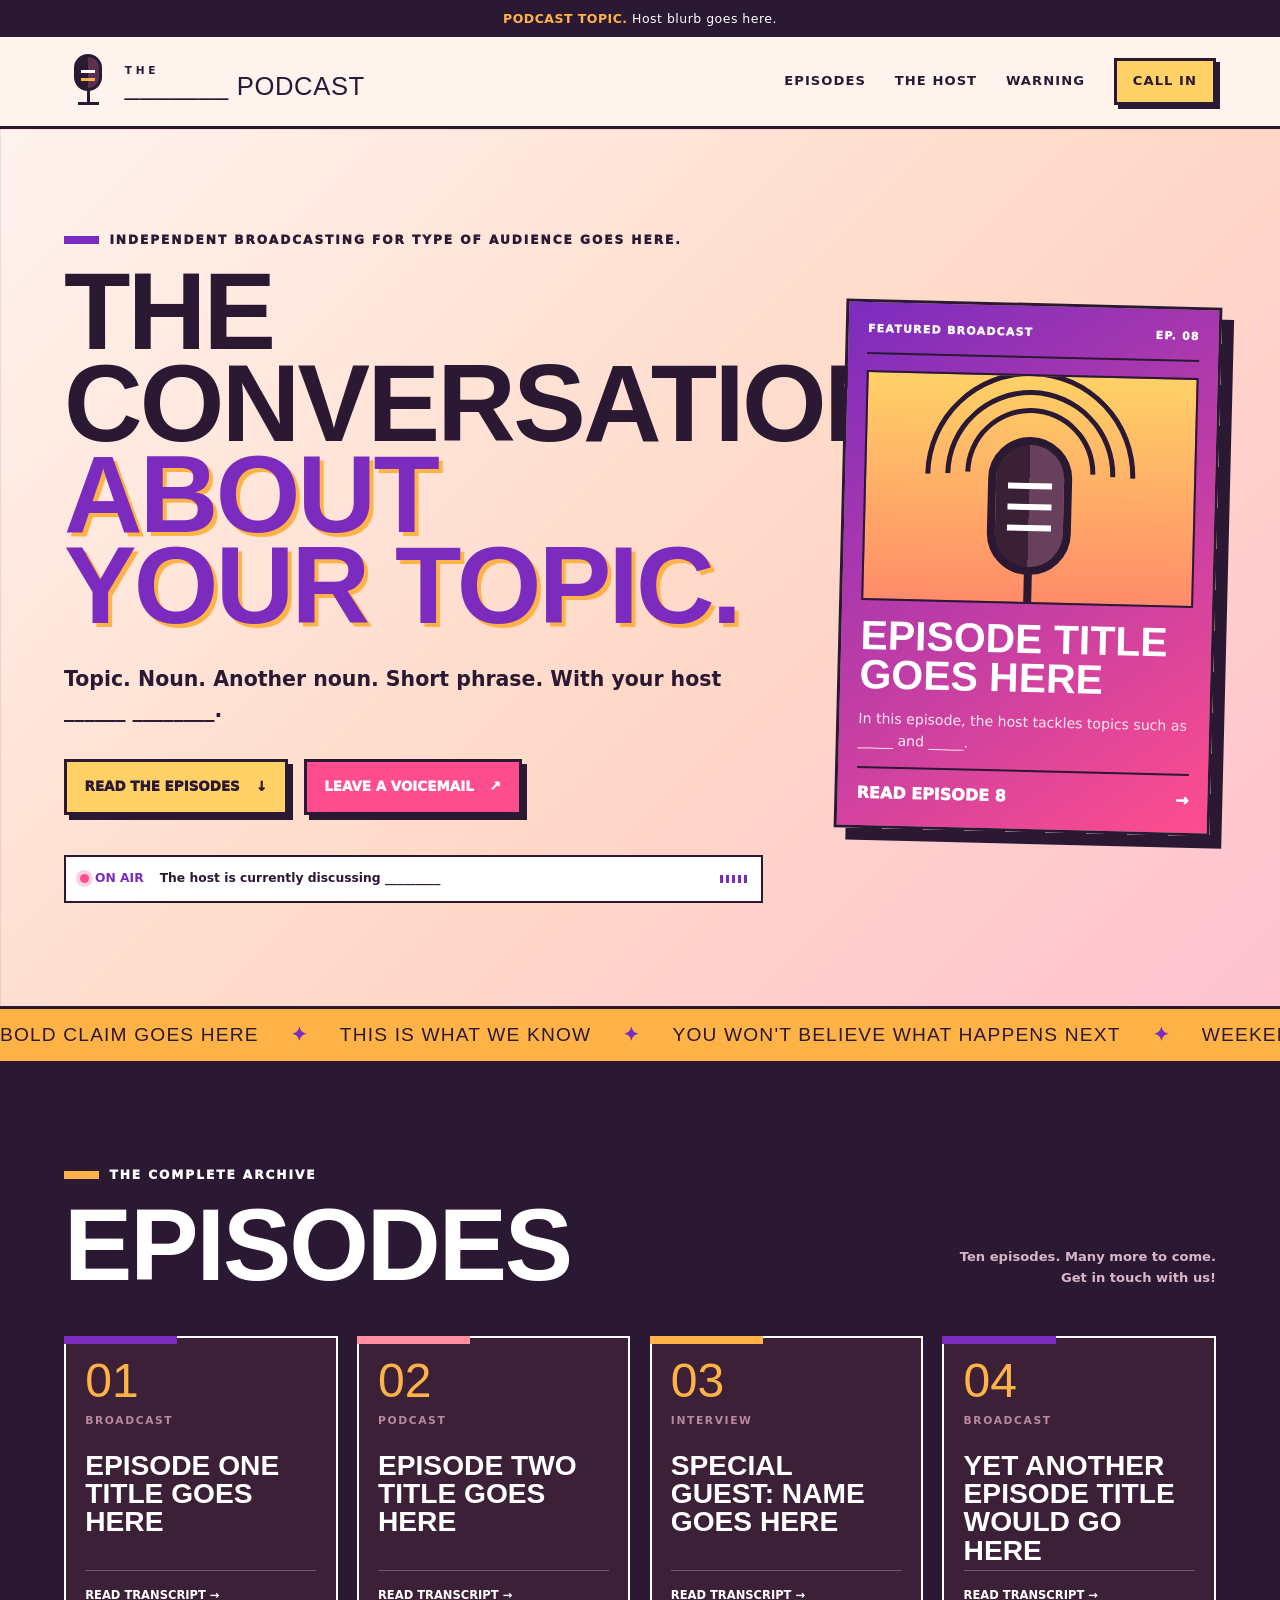
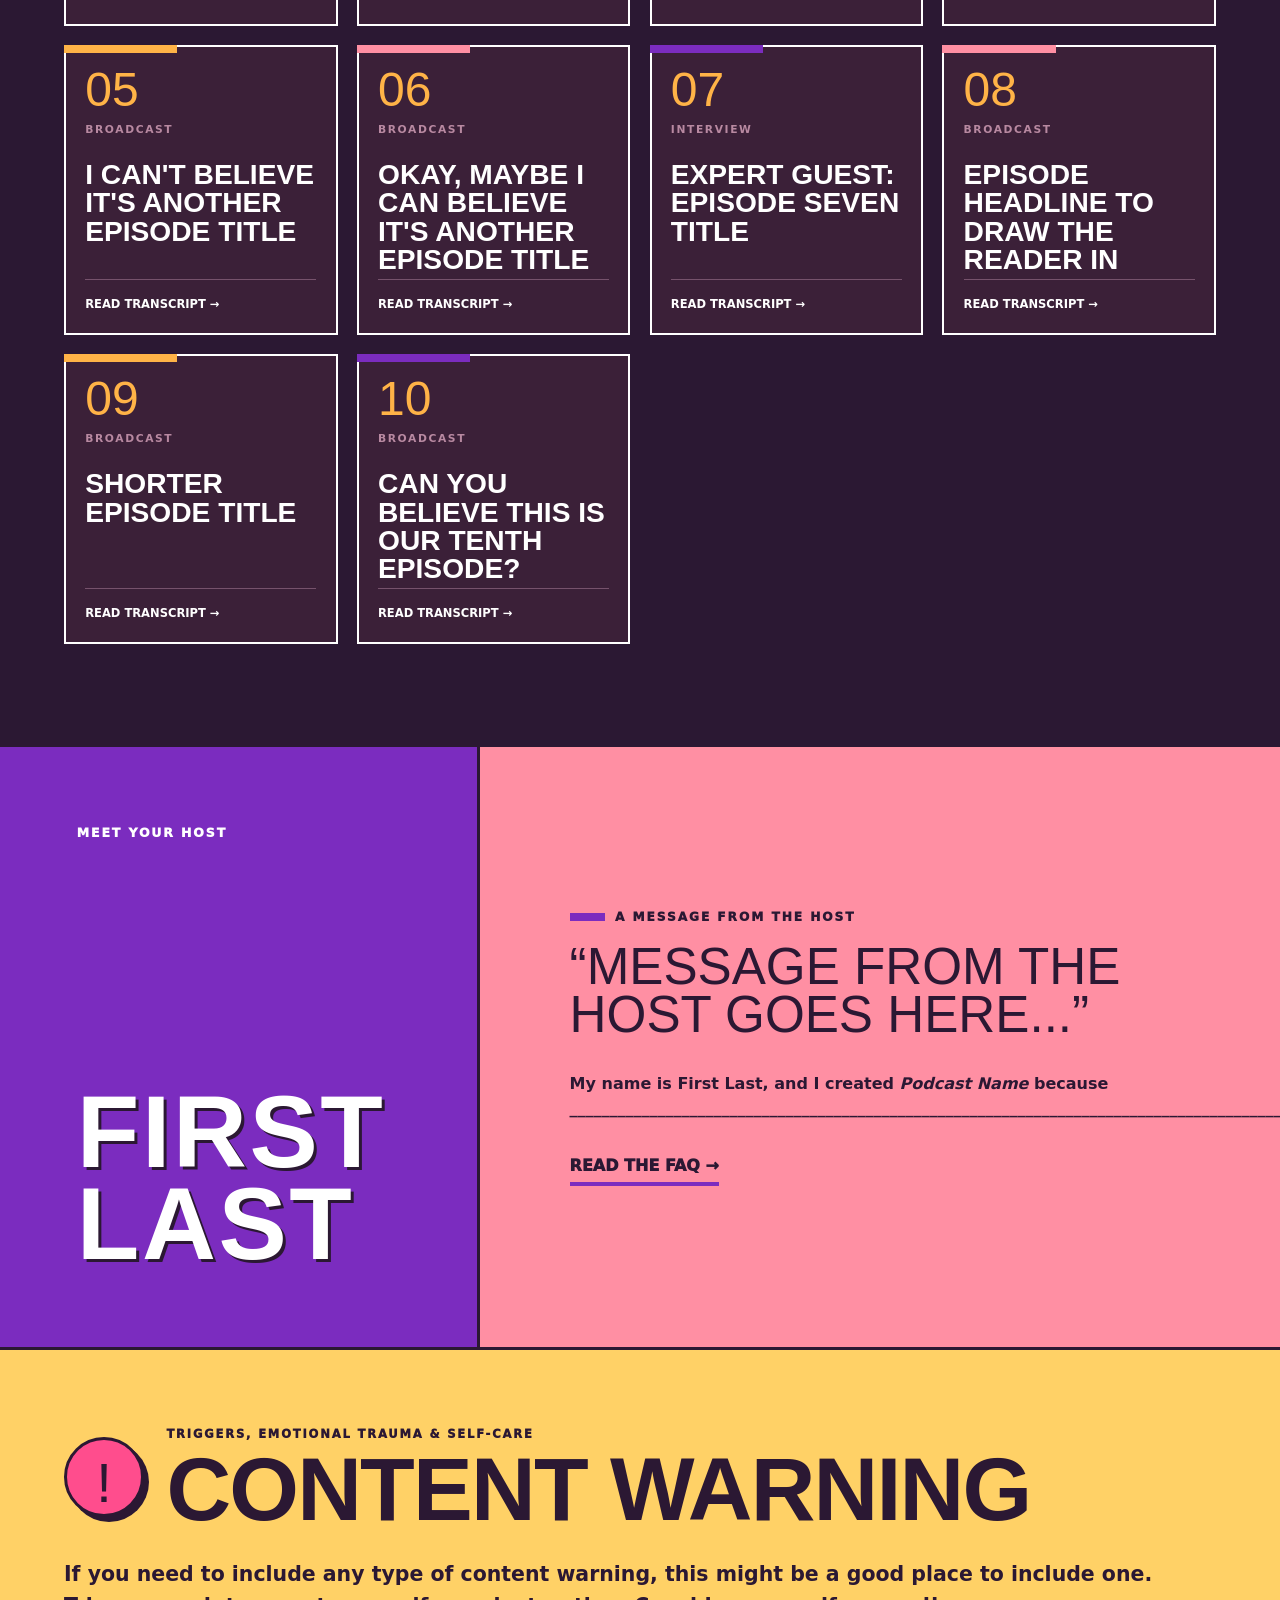
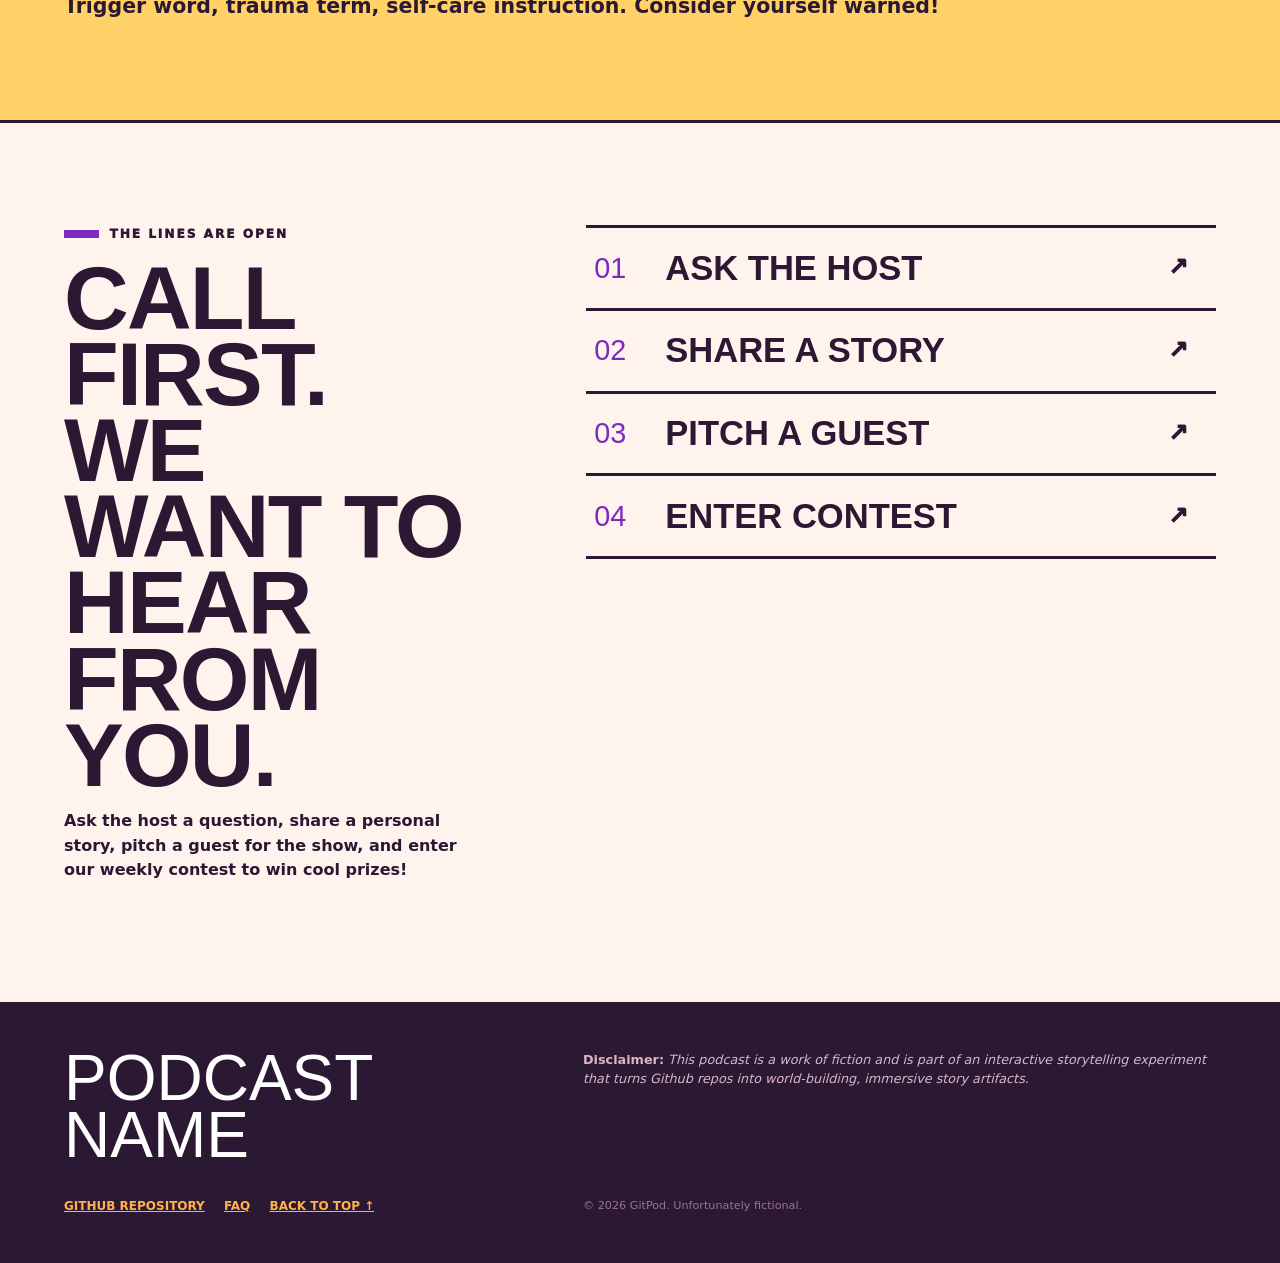
<file: index.html>
<!doctype html>
<html lang="en">
<head>
  <meta charset="utf-8">
  <meta name="viewport" content="width=device-width, initial-scale=1">
  <meta name="description" content="">
  <meta name="theme-color" content="#8800ff">
  <title>GitPod — Name of Show</title>
  <link rel="stylesheet" href="styles.css">
</head>
<body>
  <a class="skip-link" href="#main">Skip to content</a>

  <div class="fiction-notice" role="note">
    <strong>PODCAST TOPIC.</strong> Host blurb goes here.
  </div>

  <header class="site-header">
    <a class="brand" href="#top" aria-label="Name of Podcast">
      <span class="brand-mark" aria-hidden="true">
        <span class="mic-capsule"></span>
        <span class="mic-stem"></span>
      </span>
      <span class="brand-copy">
        <span class="brand-the">The</span>
        <span class="brand-name">_______ Podcast</span>
      </span>
    </a>

    <nav class="site-nav" aria-label="Primary navigation">
      <a href="#episodes">Episodes</a>
      <a href="#host">The Host</a>
      <a href="#warning">Warning</a>
      <a class="nav-call" href="https://github.com/monapdx/GitPod/issues/new/choose">Call In</a>
    </nav>
  </header>

  <main id="main">
    <section class="hero" id="top">
      <div class="hero-copy">
        <p class="eyebrow">Independent broadcasting for type of audience goes here.</p>
        <h1>THE CONVERSATION<br><span>ABOUT YOUR TOPIC.</span></h1>
        <p class="hero-intro">Topic. Noun. Another noun. Short phrase. With your host ______  ________.</p>

        <div class="hero-actions">
          <a class="button button-primary" href="#episodes">Read the episodes <span aria-hidden="true">↓</span></a>
          <a class="button button-secondary" href="https://github.com/monapdx/GitPod/issues/new/choose">Leave a voicemail <span aria-hidden="true">↗</span></a>
        </div>

        <div class="live-strip" aria-label="Now broadcasting">
          <span class="live-badge"><span class="live-dot"></span> On air</span>
          <span class="now-playing">The host is currently discussing _________</span>
          <span class="equalizer" aria-hidden="true"><i></i><i></i><i></i><i></i><i></i></span>
        </div>
      </div>

      <aside class="hero-card" aria-label="Featured episode">
        <div class="hero-card-topline">
          <span>Featured broadcast</span>
          <span>EP. 08</span>
        </div>
        <div class="hero-card-art" aria-hidden="true">
          <span class="signal signal-one"></span>
          <span class="signal signal-two"></span>
          <span class="signal signal-three"></span>
          <span class="giant-mic"><span></span></span>
        </div>
        <h2>EPISODE TITLE GOES HERE</h2>
        <p>In this episode, the host tackles topics such as _____ and _____.</p>
        <a href="./episodes/episode-8.md">Read Episode 8 <span aria-hidden="true">→</span></a>
      </aside>
    </section>

    <div class="ticker" aria-hidden="true">
      <div class="ticker-track">
        <span>BOLD CLAIM GOES HERE</span><b>✦</b>
        <span>THIS IS WHAT WE KNOW</span><b>✦</b>
        <span>YOU WON'T BELIEVE WHAT HAPPENS NEXT</span><b>✦</b>
        <span>WEEKENDS ON SAT AT 10PM PST</span><b>✦</b>
        <span>ON AIR LIVE FROM CITY, STATE</span><b>✦</b>
        <span>THANK YOU TO OUR SPONSORS</span><b>✦</b>
      </div>
    </div>

    <section class="section episodes-section" id="episodes">
      <div class="section-heading">
        <div>
          <p class="section-kicker">The complete archive</p>
          <h2>EPISODES</h2>
        </div>
        <!-- EPISODE_COUNT_START -->
        <p>Ten episodes. Many more to come.<br>Get in touch with us!</p>
<!-- EPISODE_COUNT_END -->
      </div>

      <!-- EPISODES_GRID_START -->
      <div class="episode-grid">
        <a class="episode-card" href="./episodes/episode-1.md">
          <span class="episode-number">01</span>
          <span class="episode-type">broadcast</span>
          <h3>EPISODE ONE TITLE GOES HERE</h3>
          <span class="episode-link">Read transcript →</span>
        </a>

        <a class="episode-card accent-cyan" href="./episodes/episode-2.md">
          <span class="episode-number">02</span>
          <span class="episode-type">podcast</span>
          <h3>EPISODE TWO TITLE GOES HERE</h3>
          <span class="episode-link">Read transcript →</span>
        </a>

        <a class="episode-card accent-lime" href="./episodes/episode-3.md">
          <span class="episode-number">03</span>
          <span class="episode-type">interview</span>
          <h3>SPECIAL GUEST: NAME GOES HERE</h3>
          <span class="episode-link">Read transcript →</span>
        </a>

        <a class="episode-card" href="./episodes/episode-4.md">
          <span class="episode-number">04</span>
          <span class="episode-type">broadcast</span>
          <h3>YET ANOTHER EPISODE TITLE WOULD GO HERE</h3>
          <span class="episode-link">Read transcript →</span>
        </a>

        <a class="episode-card accent-lime" href="./episodes/episode-5.md">
          <span class="episode-number">05</span>
          <span class="episode-type">broadcast</span>
          <h3>I CAN'T BELIEVE IT'S ANOTHER EPISODE TITLE</h3>
          <span class="episode-link">Read transcript →</span>
        </a>

        <a class="episode-card accent-cyan" href="./episodes/episode-6.md">
          <span class="episode-number">06</span>
          <span class="episode-type">broadcast</span>
          <h3>OKAY, MAYBE I CAN BELIEVE IT'S ANOTHER EPISODE TITLE</h3>
          <span class="episode-link">Read transcript →</span>
        </a>

        <a class="episode-card" href="./episodes/episode-7.md">
          <span class="episode-number">07</span>
          <span class="episode-type">interview</span>
          <h3>EXPERT GUEST: EPISODE SEVEN TITLE</h3>
          <span class="episode-link">Read transcript →</span>
        </a>

        <a class="episode-card accent-cyan" href="./episodes/episode-8.md">
          <span class="episode-number">08</span>
          <span class="episode-type">broadcast</span>
          <h3>EPISODE HEADLINE TO DRAW THE READER IN</h3>
          <span class="episode-link">Read transcript →</span>
        </a>

        <a class="episode-card accent-lime" href="./episodes/episode-9.md">
          <span class="episode-number">09</span>
          <span class="episode-type">broadcast</span>
          <h3>SHORTER EPISODE TITLE</h3>
          <span class="episode-link">Read transcript →</span>
        </a>

        <a class="episode-card" href="./episodes/episode-10.md">
          <span class="episode-number">10</span>
          <span class="episode-type">broadcast</span>
          <h3>CAN YOU BELIEVE THIS IS OUR TENTH EPISODE?</h3>
          <span class="episode-link">Read transcript →</span>
        </a>
      </div>
<!-- EPISODES_GRID_END -->
    </section>

    <section class="host-section" id="host">
      <div class="host-label">
        <span>Meet your host</span>
        <strong>FIRST<br>LAST</strong>
      </div>

      <div class="host-message">
        <p class="section-kicker">A message from the host</p>
        <blockquote>“Message from the host goes here...”</blockquote>
        <p>My name is <strong>First Last</strong>, and I created <em>Podcast Name</em> because ___________________________________________________________________________________________________________________________________________________________</p>
        <a class="text-link" href="./FAQ.md">Read the FAQ →</a>
      </div>
    </section>

    <section class="warning-section" id="warning">
      <div class="warning-heading">
        <span class="warning-icon" aria-hidden="true">!</span>
        <div>
          <p>Triggers, emotional trauma & self-care</p>
          <h2>CONTENT WARNING</h2>
        </div>
      </div>
      <p>If you need to include any type of content warning, this might be a good place to include one. <strong>Trigger word, trauma term, self-care instruction.</strong> Consider yourself warned!</p>
    </section>

    <section class="callin-section" id="call-in">
      <div class="callin-intro">
        <p class="section-kicker">The lines are open</p>
        <h2>CALL FIRST.<br>WE WANT TO HEAR FROM YOU.</h2>
        <p>Ask the host a question, share a personal story, pitch a guest for the show, and enter our weekly contest to win cool prizes!</p>
      </div>

      <div class="callin-grid">
        <a href="https://github.com/monapdx/GitPod/issues/new?template=ask-host.yml">
          <span>01</span><strong>Ask the Host</strong><i>↗</i>
        </a>
        <a href="https://github.com/monapdx/GitPod/issues/new?template=share-story.yml">
          <span>02</span><strong>Share a Story</strong><i>↗</i>
        </a>
        <a href="https://github.com/monapdx/GitPod/issues/new?template=guest-pitch.yml">
          <span>03</span><strong>Pitch a Guest</strong><i>↗</i>
        </a>
        <a href="https://github.com/monapdx/GitPod/issues/new?template=enter-contest.yml">
          <span>04</span><strong>Enter Contest</strong><i>↗</i>
        </a>
      
      </div>
    </section>
  </main>

  <footer class="site-footer">
    <div class="footer-brand">PODCAST NAME</div>
    <p><strong>Disclaimer:</strong> <em>This podcast is a work of fiction and is part of an interactive storytelling experiment that turns Github repos into world-building, immersive story artifacts.</em></p>
    <div class="footer-links">
      <a href="https://github.com/monapdx/GitPod">GitHub Repository</a>
      <a href="./FAQ.md">FAQ</a>
      <a href="#top">Back to top ↑</a>
    </div>
    <small>© 2026 GitPod. Unfortunately fictional.</small>
  </footer>
</body>
</html>
</file>
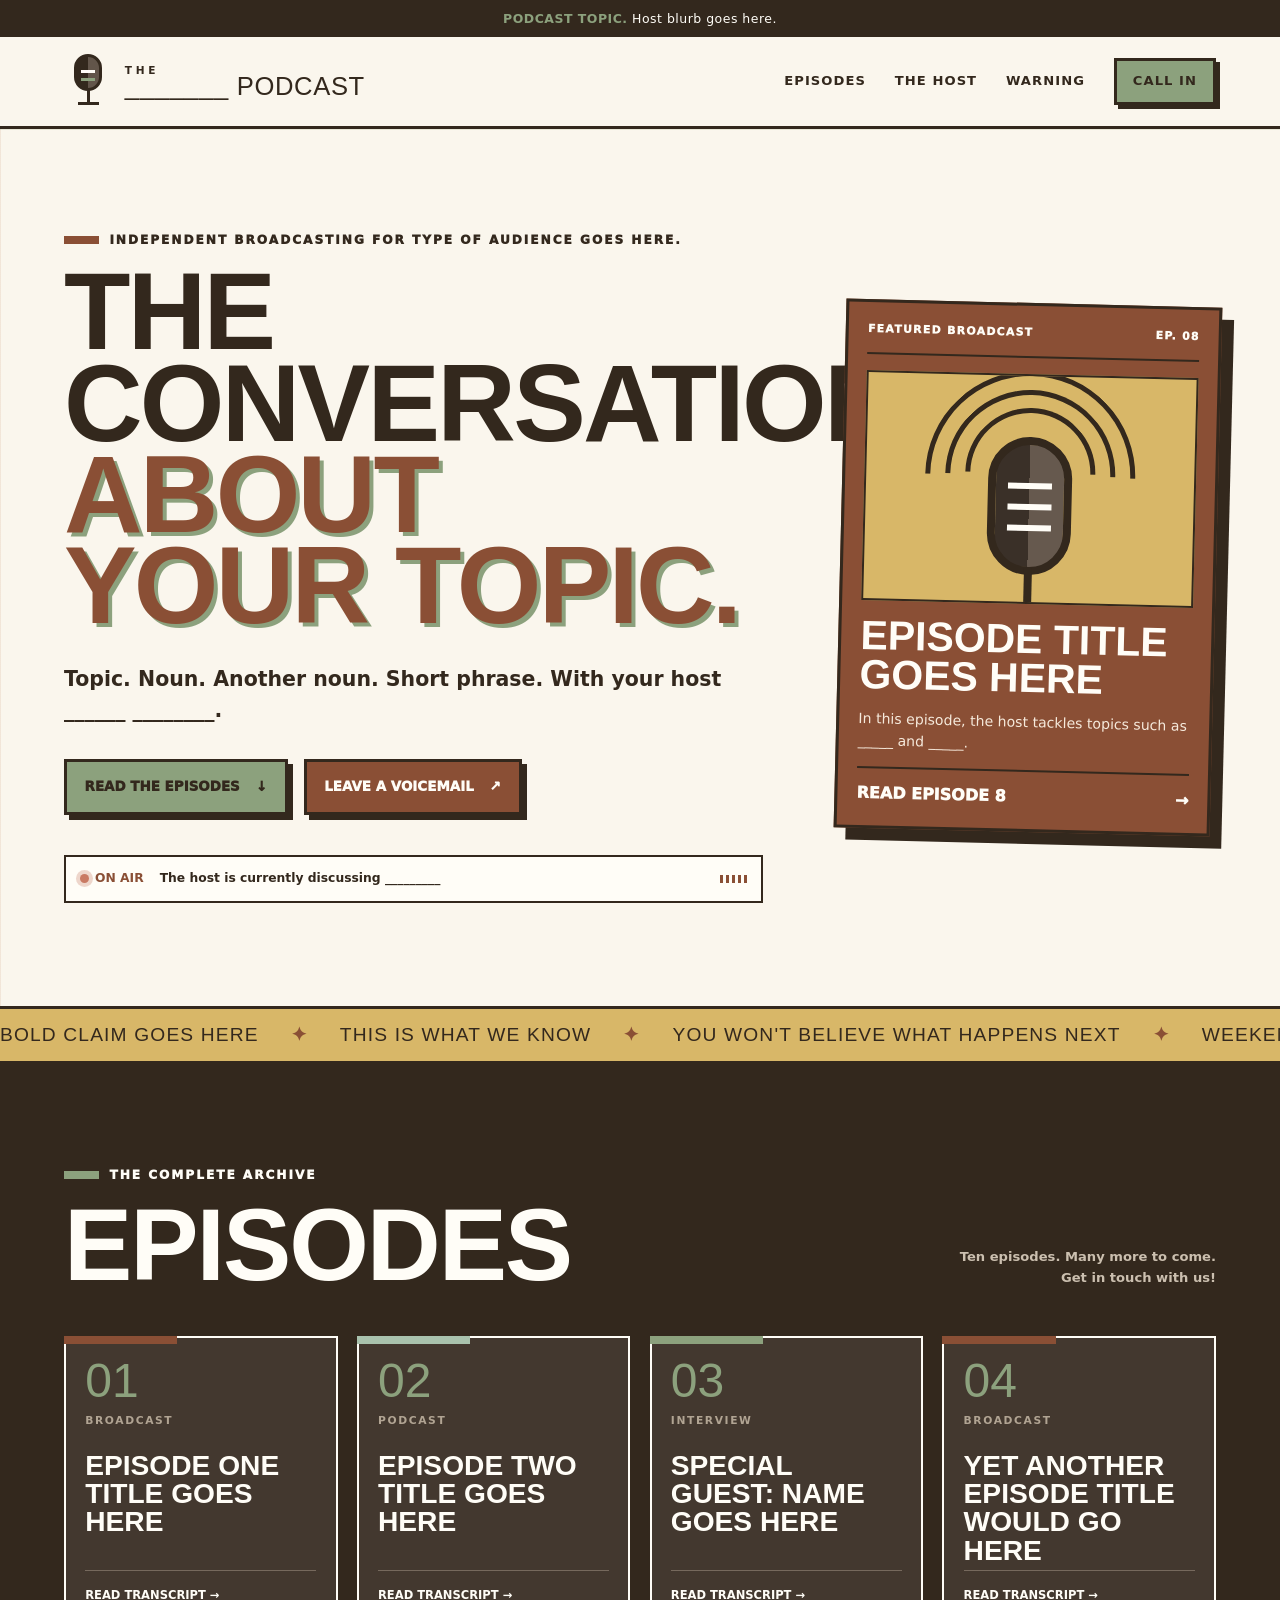
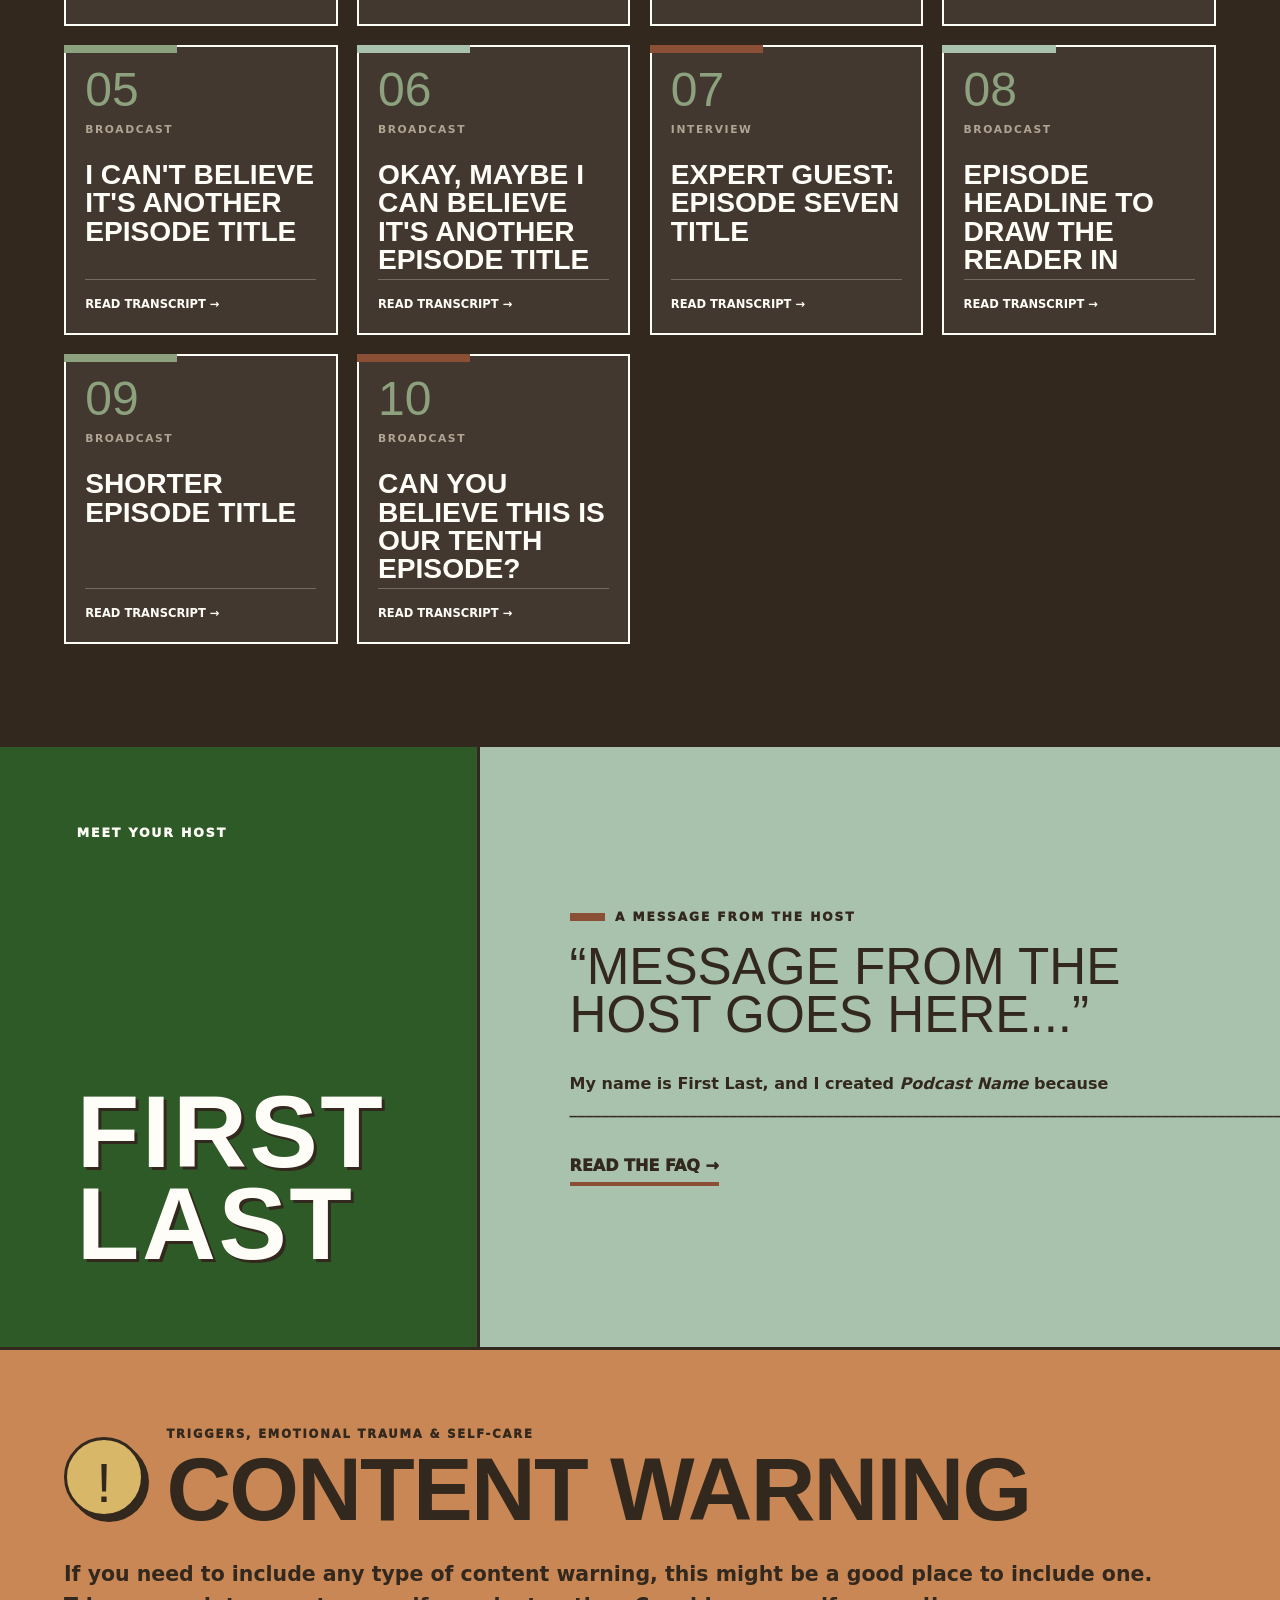
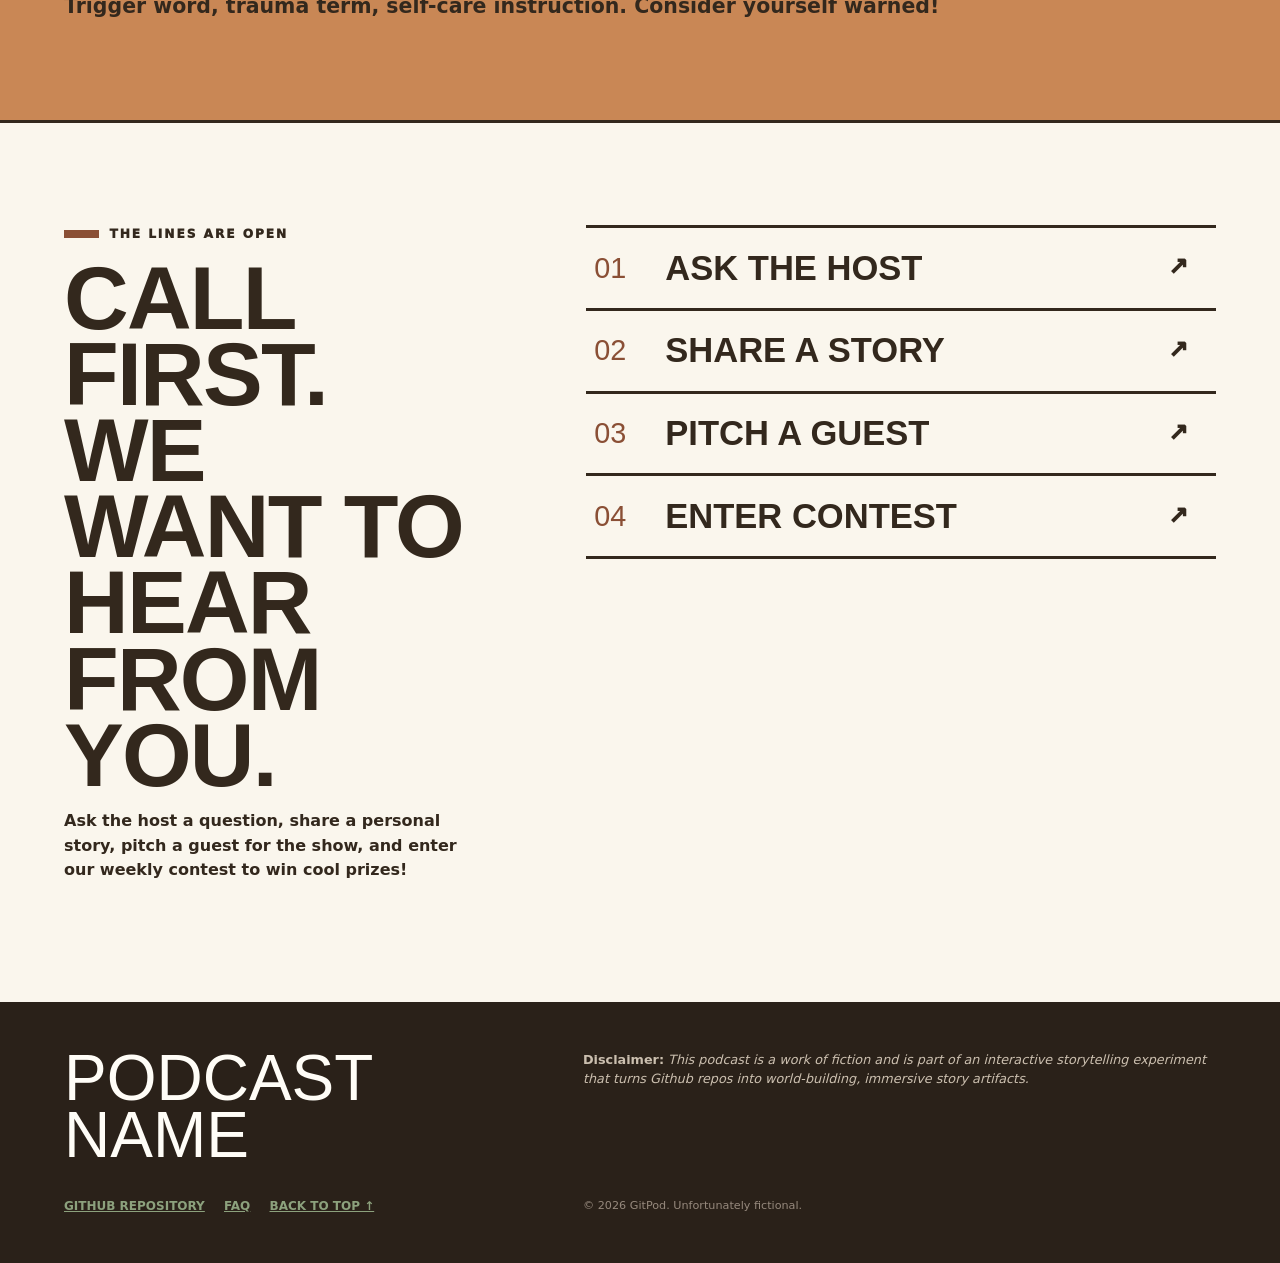
<file: themes/earth-tones/index.html>
<!doctype html>
<html lang="en">
<head>
  <meta charset="utf-8">
  <meta name="viewport" content="width=device-width, initial-scale=1">
  <meta name="description" content="">
  <meta name="theme-color" content="#8800ff">
  <title>GitPod — Name of Show</title>
  <link rel="stylesheet" href="earth-tones.css">
</head>
<body>
  <a class="skip-link" href="#main">Skip to content</a>

  <div class="fiction-notice" role="note">
    <strong>PODCAST TOPIC.</strong> Host blurb goes here.
  </div>

  <header class="site-header">
    <a class="brand" href="#top" aria-label="Name of Podcast">
      <span class="brand-mark" aria-hidden="true">
        <span class="mic-capsule"></span>
        <span class="mic-stem"></span>
      </span>
      <span class="brand-copy">
        <span class="brand-the">The</span>
        <span class="brand-name">_______ Podcast</span>
      </span>
    </a>

    <nav class="site-nav" aria-label="Primary navigation">
      <a href="#episodes">Episodes</a>
      <a href="#host">The Host</a>
      <a href="#warning">Warning</a>
      <a class="nav-call" href="https://github.com/monapdx/GitPod/issues/new/choose">Call In</a>
    </nav>
  </header>

  <main id="main">
    <section class="hero" id="top">
      <div class="hero-copy">
        <p class="eyebrow">Independent broadcasting for type of audience goes here.</p>
        <h1>THE CONVERSATION<br><span>ABOUT YOUR TOPIC.</span></h1>
        <p class="hero-intro">Topic. Noun. Another noun. Short phrase. With your host ______  ________.</p>

        <div class="hero-actions">
          <a class="button button-primary" href="#episodes">Read the episodes <span aria-hidden="true">↓</span></a>
          <a class="button button-secondary" href="https://github.com/monapdx/GitPod/issues/new/choose">Leave a voicemail <span aria-hidden="true">↗</span></a>
        </div>

        <div class="live-strip" aria-label="Now broadcasting">
          <span class="live-badge"><span class="live-dot"></span> On air</span>
          <span class="now-playing">The host is currently discussing _________</span>
          <span class="equalizer" aria-hidden="true"><i></i><i></i><i></i><i></i><i></i></span>
        </div>
      </div>

      <aside class="hero-card" aria-label="Featured episode">
        <div class="hero-card-topline">
          <span>Featured broadcast</span>
          <span>EP. 08</span>
        </div>
        <div class="hero-card-art" aria-hidden="true">
          <span class="signal signal-one"></span>
          <span class="signal signal-two"></span>
          <span class="signal signal-three"></span>
          <span class="giant-mic"><span></span></span>
        </div>
        <h2>EPISODE TITLE GOES HERE</h2>
        <p>In this episode, the host tackles topics such as _____ and _____.</p>
        <a href="./episodes/episode-8.md">Read Episode 8 <span aria-hidden="true">→</span></a>
      </aside>
    </section>

    <div class="ticker" aria-hidden="true">
      <div class="ticker-track">
        <span>BOLD CLAIM GOES HERE</span><b>✦</b>
        <span>THIS IS WHAT WE KNOW</span><b>✦</b>
        <span>YOU WON'T BELIEVE WHAT HAPPENS NEXT</span><b>✦</b>
        <span>WEEKENDS ON SAT AT 10PM PST</span><b>✦</b>
        <span>ON AIR LIVE FROM CITY, STATE</span><b>✦</b>
        <span>THANK YOU TO OUR SPONSORS</span><b>✦</b>
      </div>
    </div>

    <section class="section episodes-section" id="episodes">
      <div class="section-heading">
        <div>
          <p class="section-kicker">The complete archive</p>
          <h2>EPISODES</h2>
        </div>
        <!-- EPISODE_COUNT_START -->
        <p>Ten episodes. Many more to come.<br>Get in touch with us!</p>
<!-- EPISODE_COUNT_END -->
      </div>

      <!-- EPISODES_GRID_START -->
      <div class="episode-grid">
        <a class="episode-card" href="./episodes/episode-1.md">
          <span class="episode-number">01</span>
          <span class="episode-type">broadcast</span>
          <h3>EPISODE ONE TITLE GOES HERE</h3>
          <span class="episode-link">Read transcript →</span>
        </a>

        <a class="episode-card accent-cyan" href="./episodes/episode-2.md">
          <span class="episode-number">02</span>
          <span class="episode-type">podcast</span>
          <h3>EPISODE TWO TITLE GOES HERE</h3>
          <span class="episode-link">Read transcript →</span>
        </a>

        <a class="episode-card accent-lime" href="./episodes/episode-3.md">
          <span class="episode-number">03</span>
          <span class="episode-type">interview</span>
          <h3>SPECIAL GUEST: NAME GOES HERE</h3>
          <span class="episode-link">Read transcript →</span>
        </a>

        <a class="episode-card" href="./episodes/episode-4.md">
          <span class="episode-number">04</span>
          <span class="episode-type">broadcast</span>
          <h3>YET ANOTHER EPISODE TITLE WOULD GO HERE</h3>
          <span class="episode-link">Read transcript →</span>
        </a>

        <a class="episode-card accent-lime" href="./episodes/episode-5.md">
          <span class="episode-number">05</span>
          <span class="episode-type">broadcast</span>
          <h3>I CAN'T BELIEVE IT'S ANOTHER EPISODE TITLE</h3>
          <span class="episode-link">Read transcript →</span>
        </a>

        <a class="episode-card accent-cyan" href="./episodes/episode-6.md">
          <span class="episode-number">06</span>
          <span class="episode-type">broadcast</span>
          <h3>OKAY, MAYBE I CAN BELIEVE IT'S ANOTHER EPISODE TITLE</h3>
          <span class="episode-link">Read transcript →</span>
        </a>

        <a class="episode-card" href="./episodes/episode-7.md">
          <span class="episode-number">07</span>
          <span class="episode-type">interview</span>
          <h3>EXPERT GUEST: EPISODE SEVEN TITLE</h3>
          <span class="episode-link">Read transcript →</span>
        </a>

        <a class="episode-card accent-cyan" href="./episodes/episode-8.md">
          <span class="episode-number">08</span>
          <span class="episode-type">broadcast</span>
          <h3>EPISODE HEADLINE TO DRAW THE READER IN</h3>
          <span class="episode-link">Read transcript →</span>
        </a>

        <a class="episode-card accent-lime" href="./episodes/episode-9.md">
          <span class="episode-number">09</span>
          <span class="episode-type">broadcast</span>
          <h3>SHORTER EPISODE TITLE</h3>
          <span class="episode-link">Read transcript →</span>
        </a>

        <a class="episode-card" href="./episodes/episode-10.md">
          <span class="episode-number">10</span>
          <span class="episode-type">broadcast</span>
          <h3>CAN YOU BELIEVE THIS IS OUR TENTH EPISODE?</h3>
          <span class="episode-link">Read transcript →</span>
        </a>
      </div>
<!-- EPISODES_GRID_END -->
    </section>

    <section class="host-section" id="host">
      <div class="host-label">
        <span>Meet your host</span>
        <strong>FIRST<br>LAST</strong>
      </div>

      <div class="host-message">
        <p class="section-kicker">A message from the host</p>
        <blockquote>“Message from the host goes here...”</blockquote>
        <p>My name is <strong>First Last</strong>, and I created <em>Podcast Name</em> because ___________________________________________________________________________________________________________________________________________________________</p>
        <a class="text-link" href="./FAQ.md">Read the FAQ →</a>
      </div>
    </section>

    <section class="warning-section" id="warning">
      <div class="warning-heading">
        <span class="warning-icon" aria-hidden="true">!</span>
        <div>
          <p>Triggers, emotional trauma & self-care</p>
          <h2>CONTENT WARNING</h2>
        </div>
      </div>
      <p>If you need to include any type of content warning, this might be a good place to include one. <strong>Trigger word, trauma term, self-care instruction.</strong> Consider yourself warned!</p>
    </section>

    <section class="callin-section" id="call-in">
      <div class="callin-intro">
        <p class="section-kicker">The lines are open</p>
        <h2>CALL FIRST.<br>WE WANT TO HEAR FROM YOU.</h2>
        <p>Ask the host a question, share a personal story, pitch a guest for the show, and enter our weekly contest to win cool prizes!</p>
      </div>

      <div class="callin-grid">
        <a href="https://github.com/monapdx/GitPod/issues/new?template=ask-host.yml">
          <span>01</span><strong>Ask the Host</strong><i>↗</i>
        </a>
        <a href="https://github.com/monapdx/GitPod/issues/new?template=share-story.yml">
          <span>02</span><strong>Share a Story</strong><i>↗</i>
        </a>
        <a href="https://github.com/monapdx/GitPod/issues/new?template=guest-pitch.yml">
          <span>03</span><strong>Pitch a Guest</strong><i>↗</i>
        </a>
        <a href="https://github.com/monapdx/GitPod/issues/new?template=enter-contest.yml">
          <span>04</span><strong>Enter Contest</strong><i>↗</i>
        </a>
      
      </div>
    </section>
  </main>

  <footer class="site-footer">
    <div class="footer-brand">PODCAST NAME</div>
    <p><strong>Disclaimer:</strong> <em>This podcast is a work of fiction and is part of an interactive storytelling experiment that turns Github repos into world-building, immersive story artifacts.</em></p>
    <div class="footer-links">
      <a href="https://github.com/monapdx/GitPod">GitHub Repository</a>
      <a href="./FAQ.md">FAQ</a>
      <a href="#top">Back to top ↑</a>
    </div>
    <small>© 2026 GitPod. Unfortunately fictional.</small>
  </footer>
</body>
</html>
</file>
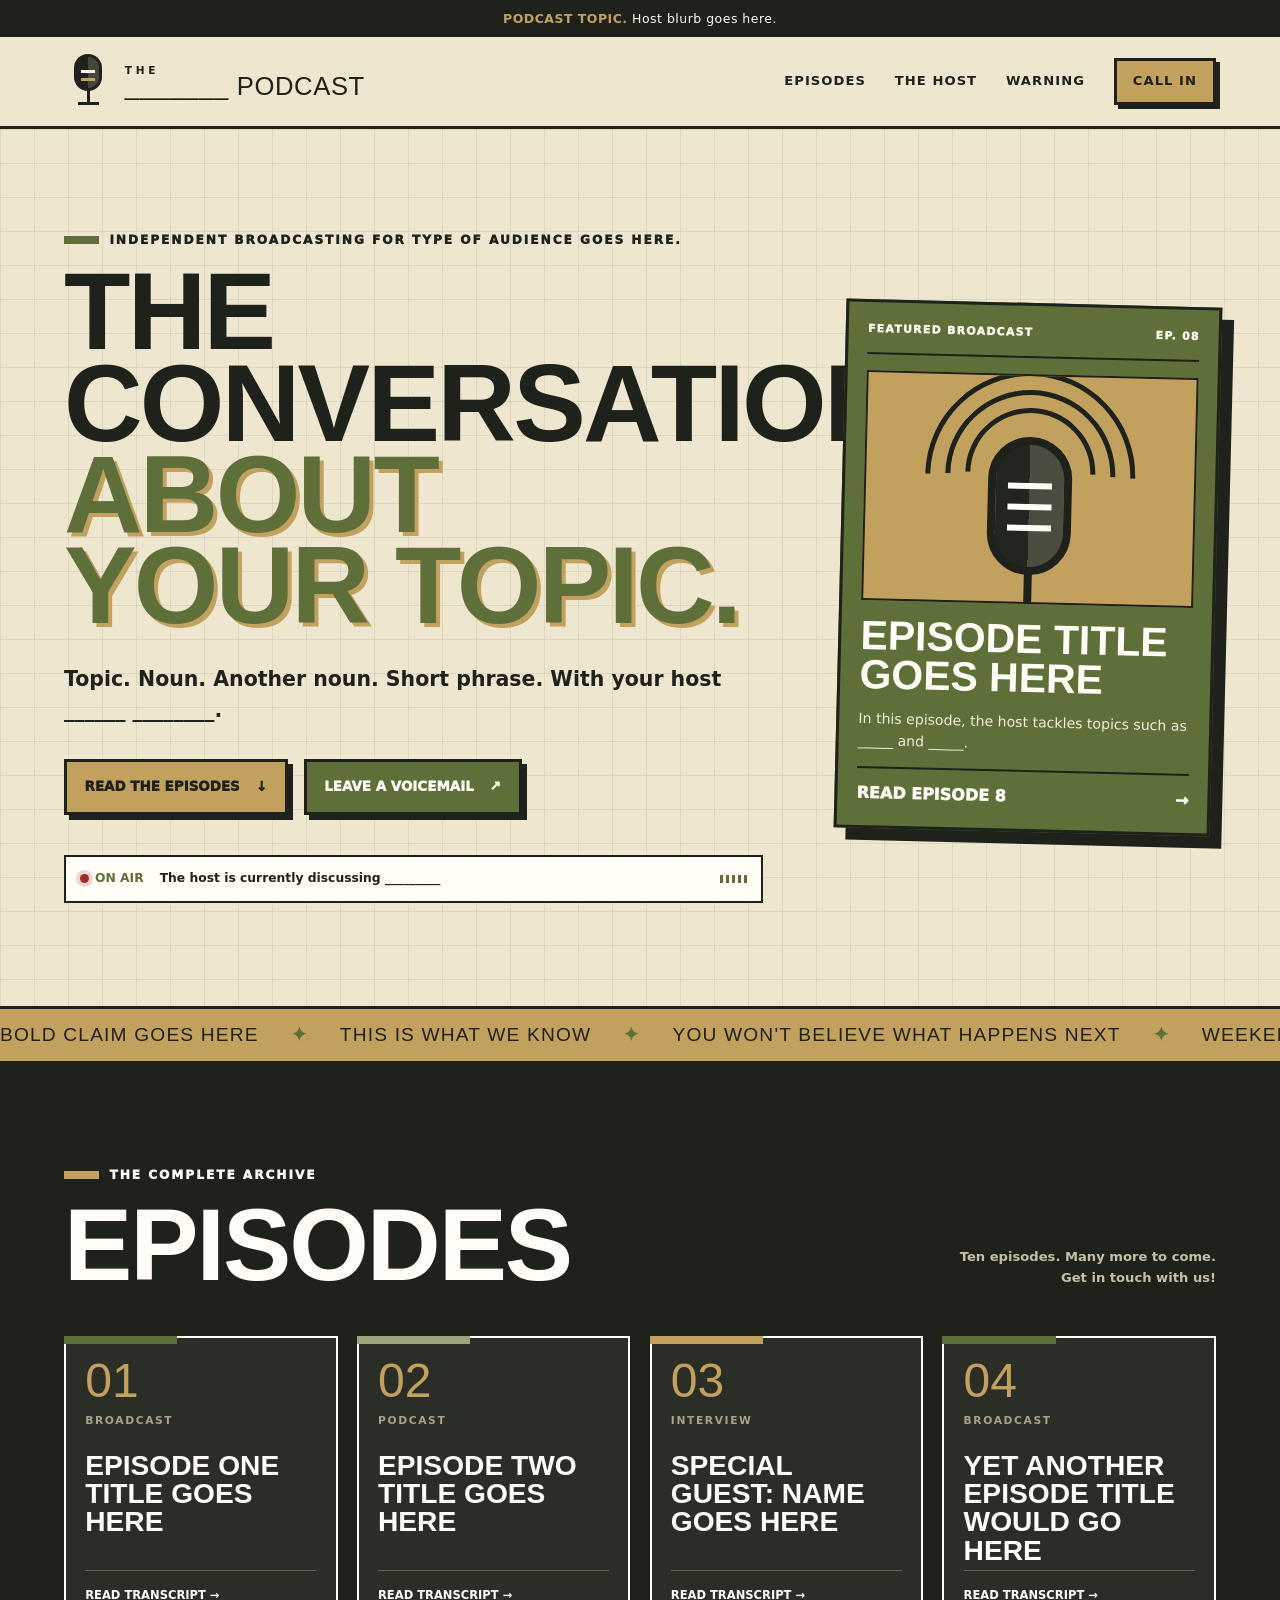
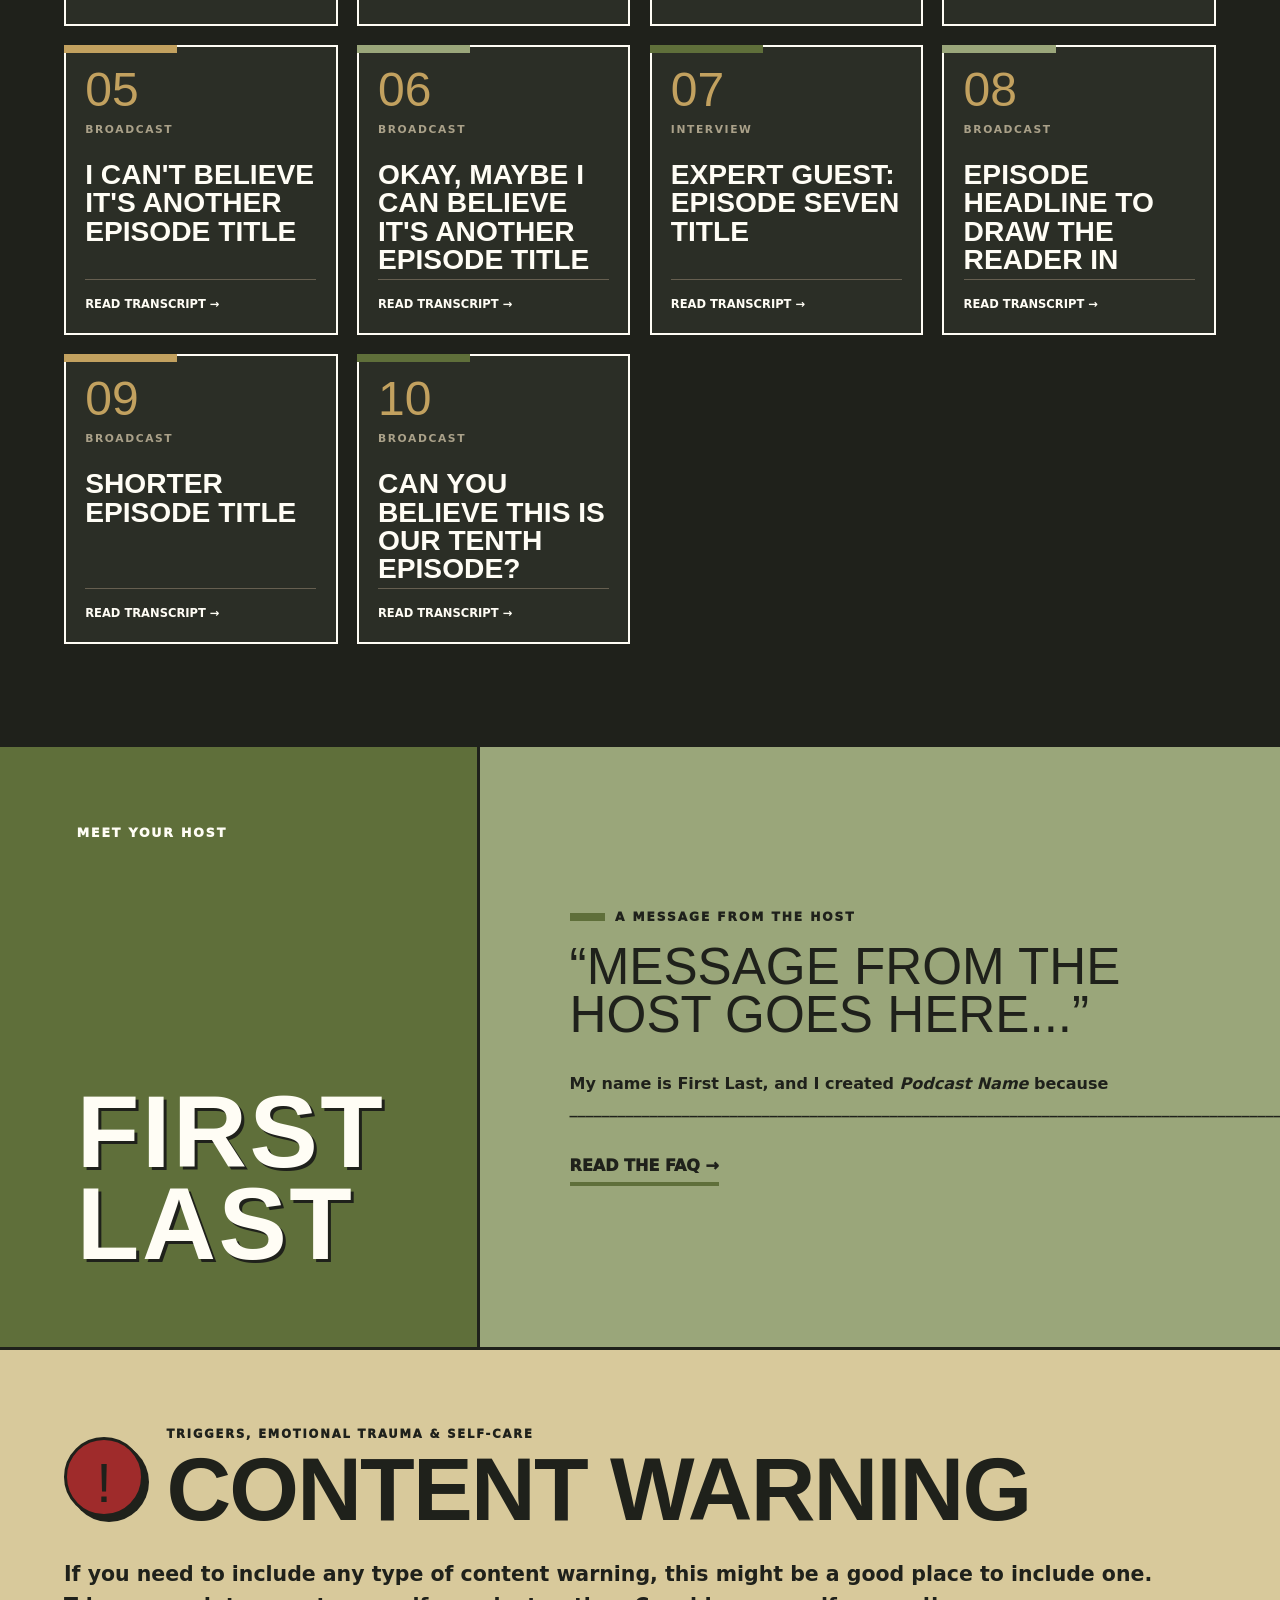
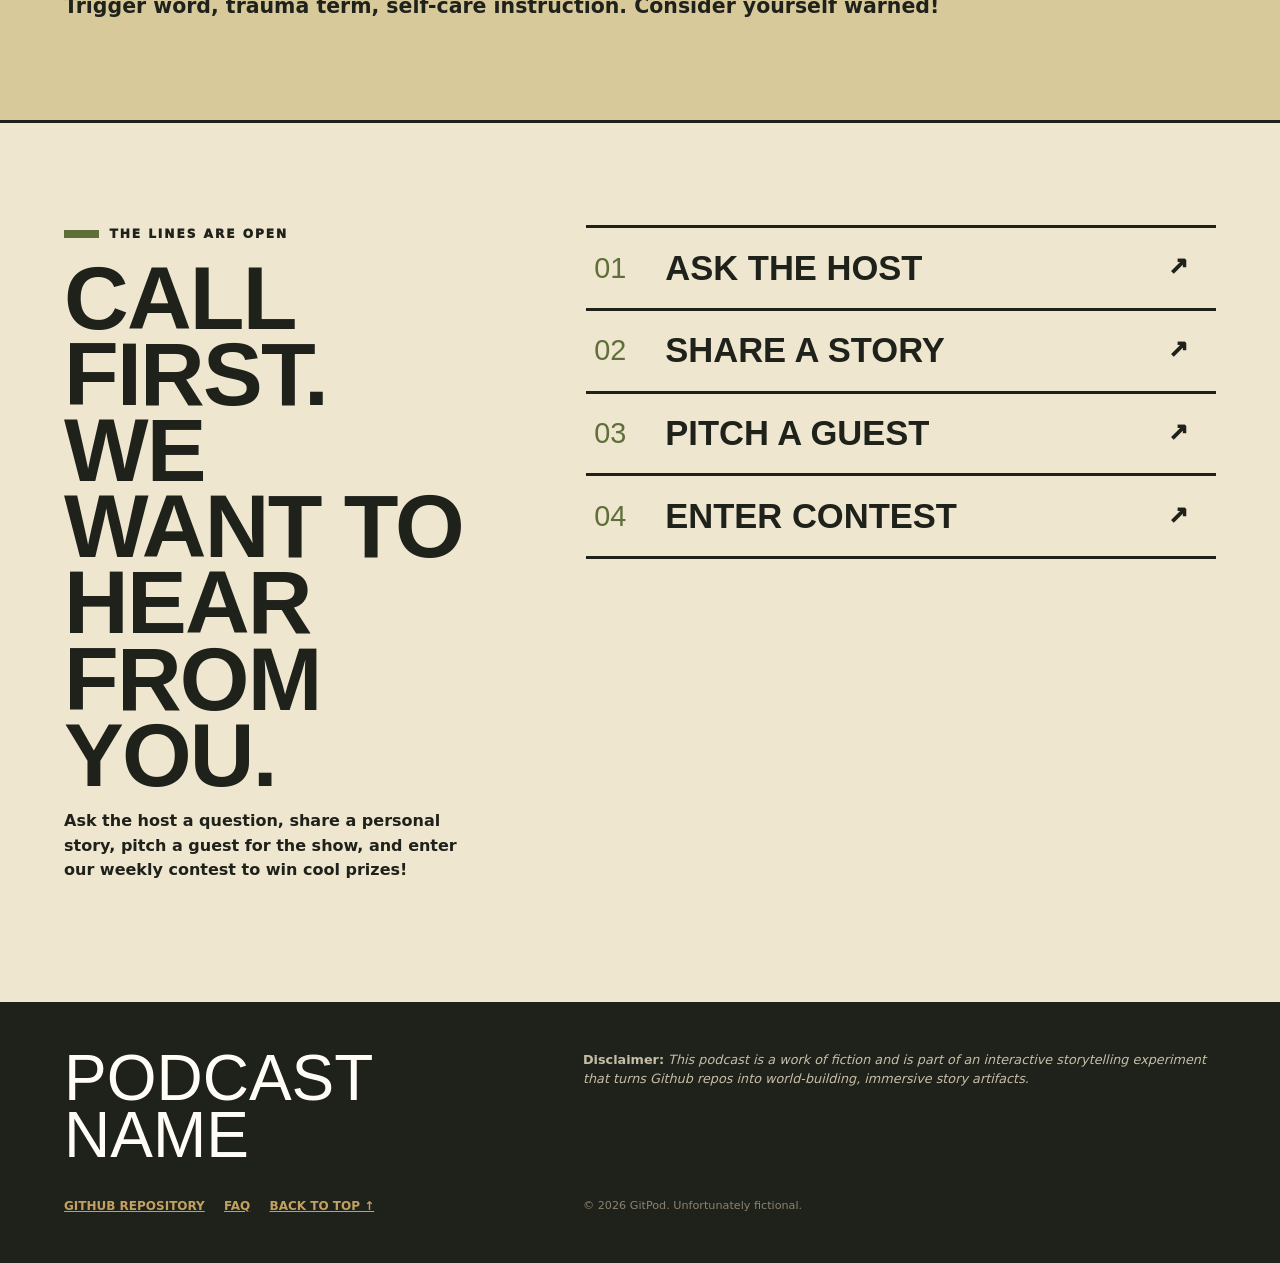
<file: themes/government/index.html>
<!doctype html>
<html lang="en">
<head>
  <meta charset="utf-8">
  <meta name="viewport" content="width=device-width, initial-scale=1">
  <meta name="description" content="">
  <meta name="theme-color" content="#8800ff">
  <title>GitPod — Name of Show</title>
  <link rel="stylesheet" href="government-archive.css">
</head>
<body>
  <a class="skip-link" href="#main">Skip to content</a>

  <div class="fiction-notice" role="note">
    <strong>PODCAST TOPIC.</strong> Host blurb goes here.
  </div>

  <header class="site-header">
    <a class="brand" href="#top" aria-label="Name of Podcast">
      <span class="brand-mark" aria-hidden="true">
        <span class="mic-capsule"></span>
        <span class="mic-stem"></span>
      </span>
      <span class="brand-copy">
        <span class="brand-the">The</span>
        <span class="brand-name">_______ Podcast</span>
      </span>
    </a>

    <nav class="site-nav" aria-label="Primary navigation">
      <a href="#episodes">Episodes</a>
      <a href="#host">The Host</a>
      <a href="#warning">Warning</a>
      <a class="nav-call" href="https://github.com/monapdx/GitPod/issues/new/choose">Call In</a>
    </nav>
  </header>

  <main id="main">
    <section class="hero" id="top">
      <div class="hero-copy">
        <p class="eyebrow">Independent broadcasting for type of audience goes here.</p>
        <h1>THE CONVERSATION<br><span>ABOUT YOUR TOPIC.</span></h1>
        <p class="hero-intro">Topic. Noun. Another noun. Short phrase. With your host ______  ________.</p>

        <div class="hero-actions">
          <a class="button button-primary" href="#episodes">Read the episodes <span aria-hidden="true">↓</span></a>
          <a class="button button-secondary" href="https://github.com/monapdx/GitPod/issues/new/choose">Leave a voicemail <span aria-hidden="true">↗</span></a>
        </div>

        <div class="live-strip" aria-label="Now broadcasting">
          <span class="live-badge"><span class="live-dot"></span> On air</span>
          <span class="now-playing">The host is currently discussing _________</span>
          <span class="equalizer" aria-hidden="true"><i></i><i></i><i></i><i></i><i></i></span>
        </div>
      </div>

      <aside class="hero-card" aria-label="Featured episode">
        <div class="hero-card-topline">
          <span>Featured broadcast</span>
          <span>EP. 08</span>
        </div>
        <div class="hero-card-art" aria-hidden="true">
          <span class="signal signal-one"></span>
          <span class="signal signal-two"></span>
          <span class="signal signal-three"></span>
          <span class="giant-mic"><span></span></span>
        </div>
        <h2>EPISODE TITLE GOES HERE</h2>
        <p>In this episode, the host tackles topics such as _____ and _____.</p>
        <a href="./episodes/episode-8.md">Read Episode 8 <span aria-hidden="true">→</span></a>
      </aside>
    </section>

    <div class="ticker" aria-hidden="true">
      <div class="ticker-track">
        <span>BOLD CLAIM GOES HERE</span><b>✦</b>
        <span>THIS IS WHAT WE KNOW</span><b>✦</b>
        <span>YOU WON'T BELIEVE WHAT HAPPENS NEXT</span><b>✦</b>
        <span>WEEKENDS ON SAT AT 10PM PST</span><b>✦</b>
        <span>ON AIR LIVE FROM CITY, STATE</span><b>✦</b>
        <span>THANK YOU TO OUR SPONSORS</span><b>✦</b>
      </div>
    </div>

    <section class="section episodes-section" id="episodes">
      <div class="section-heading">
        <div>
          <p class="section-kicker">The complete archive</p>
          <h2>EPISODES</h2>
        </div>
        <!-- EPISODE_COUNT_START -->
        <p>Ten episodes. Many more to come.<br>Get in touch with us!</p>
<!-- EPISODE_COUNT_END -->
      </div>

      <!-- EPISODES_GRID_START -->
      <div class="episode-grid">
        <a class="episode-card" href="./episodes/episode-1.md">
          <span class="episode-number">01</span>
          <span class="episode-type">broadcast</span>
          <h3>EPISODE ONE TITLE GOES HERE</h3>
          <span class="episode-link">Read transcript →</span>
        </a>

        <a class="episode-card accent-cyan" href="./episodes/episode-2.md">
          <span class="episode-number">02</span>
          <span class="episode-type">podcast</span>
          <h3>EPISODE TWO TITLE GOES HERE</h3>
          <span class="episode-link">Read transcript →</span>
        </a>

        <a class="episode-card accent-lime" href="./episodes/episode-3.md">
          <span class="episode-number">03</span>
          <span class="episode-type">interview</span>
          <h3>SPECIAL GUEST: NAME GOES HERE</h3>
          <span class="episode-link">Read transcript →</span>
        </a>

        <a class="episode-card" href="./episodes/episode-4.md">
          <span class="episode-number">04</span>
          <span class="episode-type">broadcast</span>
          <h3>YET ANOTHER EPISODE TITLE WOULD GO HERE</h3>
          <span class="episode-link">Read transcript →</span>
        </a>

        <a class="episode-card accent-lime" href="./episodes/episode-5.md">
          <span class="episode-number">05</span>
          <span class="episode-type">broadcast</span>
          <h3>I CAN'T BELIEVE IT'S ANOTHER EPISODE TITLE</h3>
          <span class="episode-link">Read transcript →</span>
        </a>

        <a class="episode-card accent-cyan" href="./episodes/episode-6.md">
          <span class="episode-number">06</span>
          <span class="episode-type">broadcast</span>
          <h3>OKAY, MAYBE I CAN BELIEVE IT'S ANOTHER EPISODE TITLE</h3>
          <span class="episode-link">Read transcript →</span>
        </a>

        <a class="episode-card" href="./episodes/episode-7.md">
          <span class="episode-number">07</span>
          <span class="episode-type">interview</span>
          <h3>EXPERT GUEST: EPISODE SEVEN TITLE</h3>
          <span class="episode-link">Read transcript →</span>
        </a>

        <a class="episode-card accent-cyan" href="./episodes/episode-8.md">
          <span class="episode-number">08</span>
          <span class="episode-type">broadcast</span>
          <h3>EPISODE HEADLINE TO DRAW THE READER IN</h3>
          <span class="episode-link">Read transcript →</span>
        </a>

        <a class="episode-card accent-lime" href="./episodes/episode-9.md">
          <span class="episode-number">09</span>
          <span class="episode-type">broadcast</span>
          <h3>SHORTER EPISODE TITLE</h3>
          <span class="episode-link">Read transcript →</span>
        </a>

        <a class="episode-card" href="./episodes/episode-10.md">
          <span class="episode-number">10</span>
          <span class="episode-type">broadcast</span>
          <h3>CAN YOU BELIEVE THIS IS OUR TENTH EPISODE?</h3>
          <span class="episode-link">Read transcript →</span>
        </a>
      </div>
<!-- EPISODES_GRID_END -->
    </section>

    <section class="host-section" id="host">
      <div class="host-label">
        <span>Meet your host</span>
        <strong>FIRST<br>LAST</strong>
      </div>

      <div class="host-message">
        <p class="section-kicker">A message from the host</p>
        <blockquote>“Message from the host goes here...”</blockquote>
        <p>My name is <strong>First Last</strong>, and I created <em>Podcast Name</em> because ___________________________________________________________________________________________________________________________________________________________</p>
        <a class="text-link" href="./FAQ.md">Read the FAQ →</a>
      </div>
    </section>

    <section class="warning-section" id="warning">
      <div class="warning-heading">
        <span class="warning-icon" aria-hidden="true">!</span>
        <div>
          <p>Triggers, emotional trauma & self-care</p>
          <h2>CONTENT WARNING</h2>
        </div>
      </div>
      <p>If you need to include any type of content warning, this might be a good place to include one. <strong>Trigger word, trauma term, self-care instruction.</strong> Consider yourself warned!</p>
    </section>

    <section class="callin-section" id="call-in">
      <div class="callin-intro">
        <p class="section-kicker">The lines are open</p>
        <h2>CALL FIRST.<br>WE WANT TO HEAR FROM YOU.</h2>
        <p>Ask the host a question, share a personal story, pitch a guest for the show, and enter our weekly contest to win cool prizes!</p>
      </div>

      <div class="callin-grid">
        <a href="https://github.com/monapdx/GitPod/issues/new?template=ask-host.yml">
          <span>01</span><strong>Ask the Host</strong><i>↗</i>
        </a>
        <a href="https://github.com/monapdx/GitPod/issues/new?template=share-story.yml">
          <span>02</span><strong>Share a Story</strong><i>↗</i>
        </a>
        <a href="https://github.com/monapdx/GitPod/issues/new?template=guest-pitch.yml">
          <span>03</span><strong>Pitch a Guest</strong><i>↗</i>
        </a>
        <a href="https://github.com/monapdx/GitPod/issues/new?template=enter-contest.yml">
          <span>04</span><strong>Enter Contest</strong><i>↗</i>
        </a>
      
      </div>
    </section>
  </main>

  <footer class="site-footer">
    <div class="footer-brand">PODCAST NAME</div>
    <p><strong>Disclaimer:</strong> <em>This podcast is a work of fiction and is part of an interactive storytelling experiment that turns Github repos into world-building, immersive story artifacts.</em></p>
    <div class="footer-links">
      <a href="https://github.com/monapdx/GitPod">GitHub Repository</a>
      <a href="./FAQ.md">FAQ</a>
      <a href="#top">Back to top ↑</a>
    </div>
    <small>© 2026 GitPod. Unfortunately fictional.</small>
  </footer>
</body>
</html>
</file>
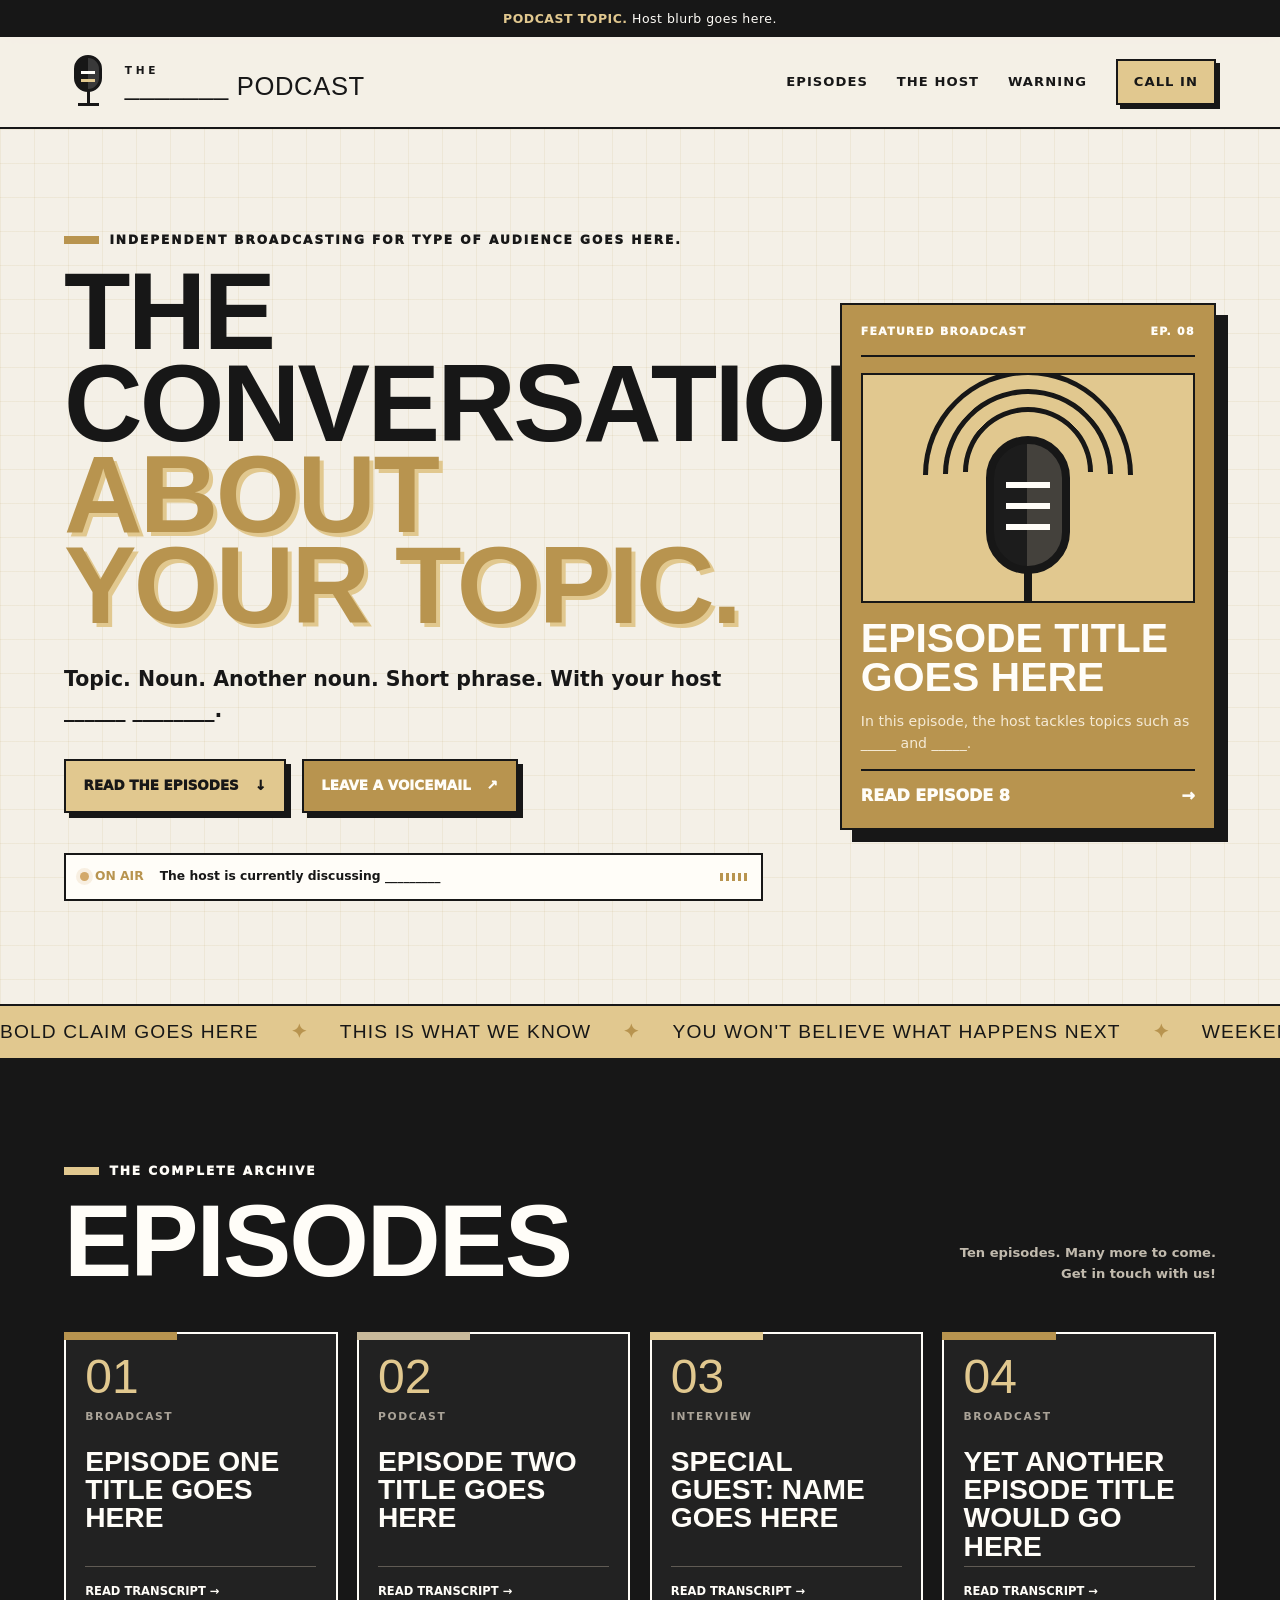
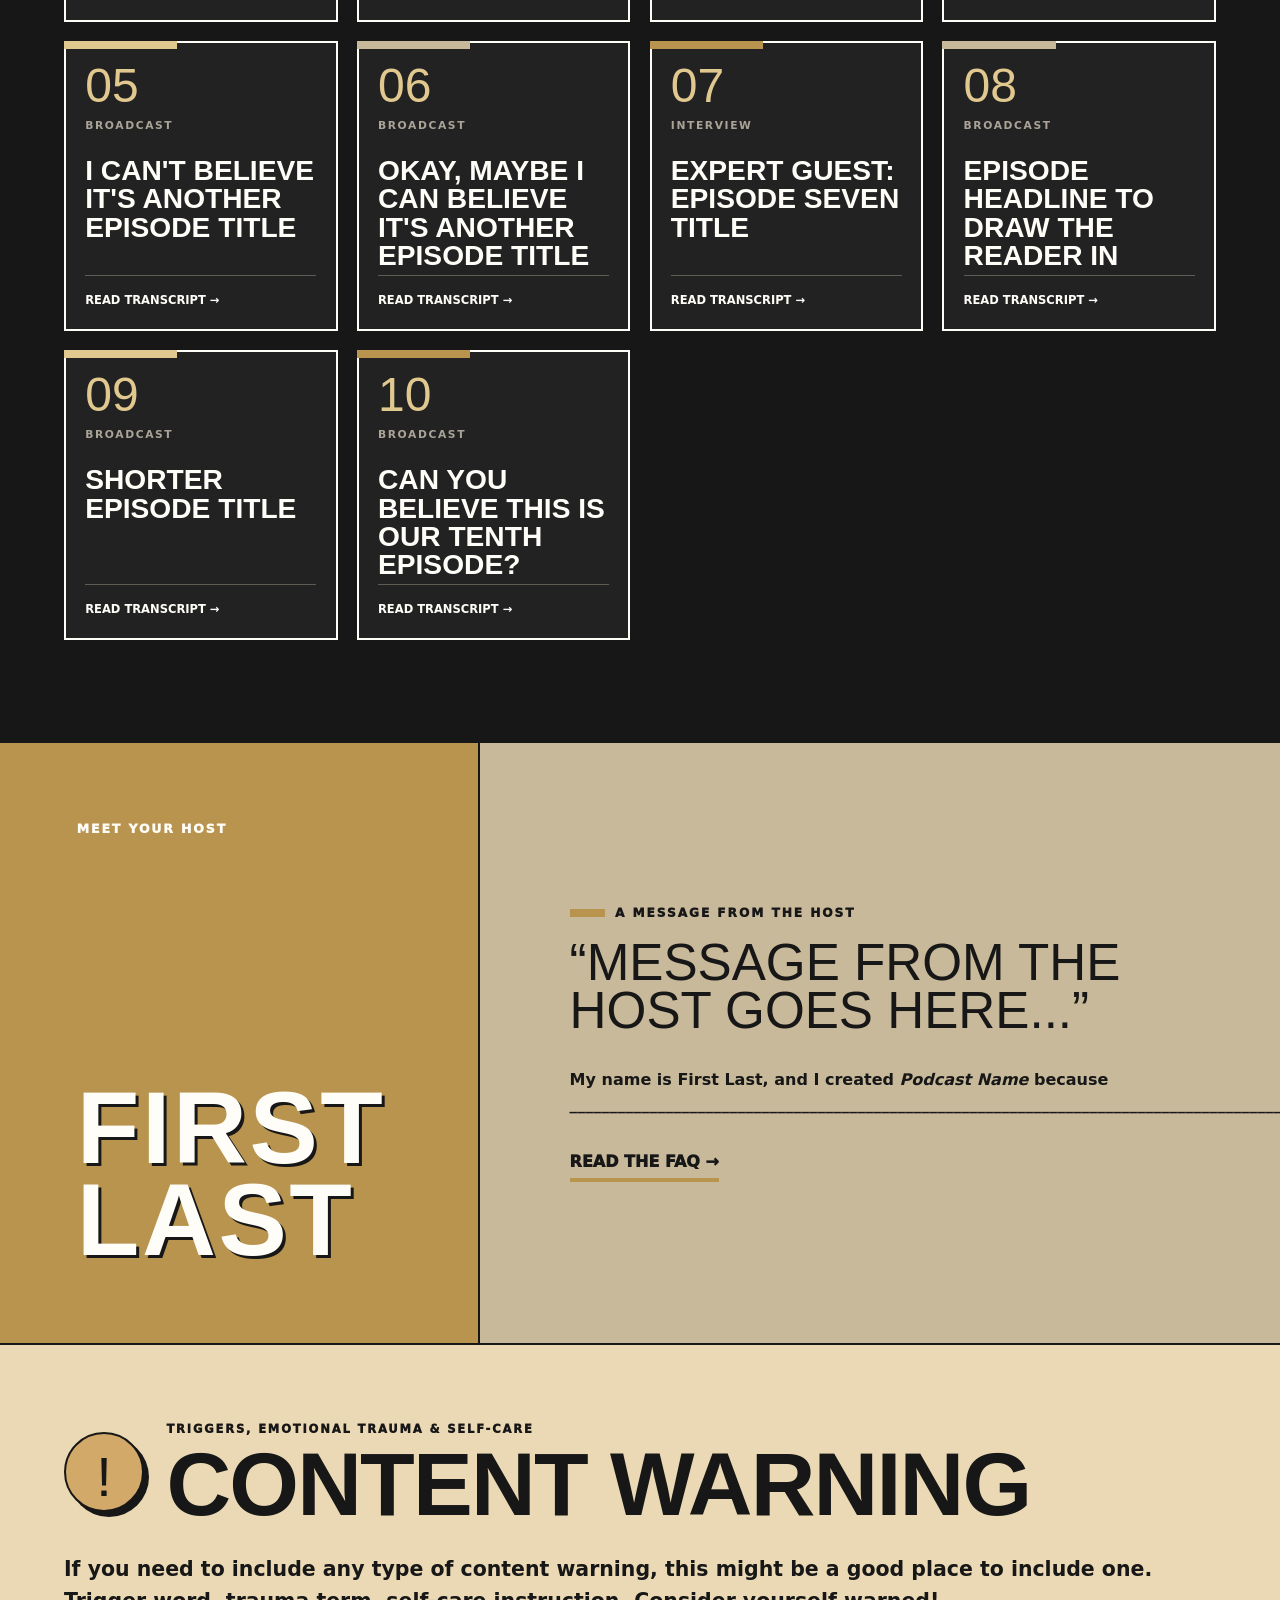
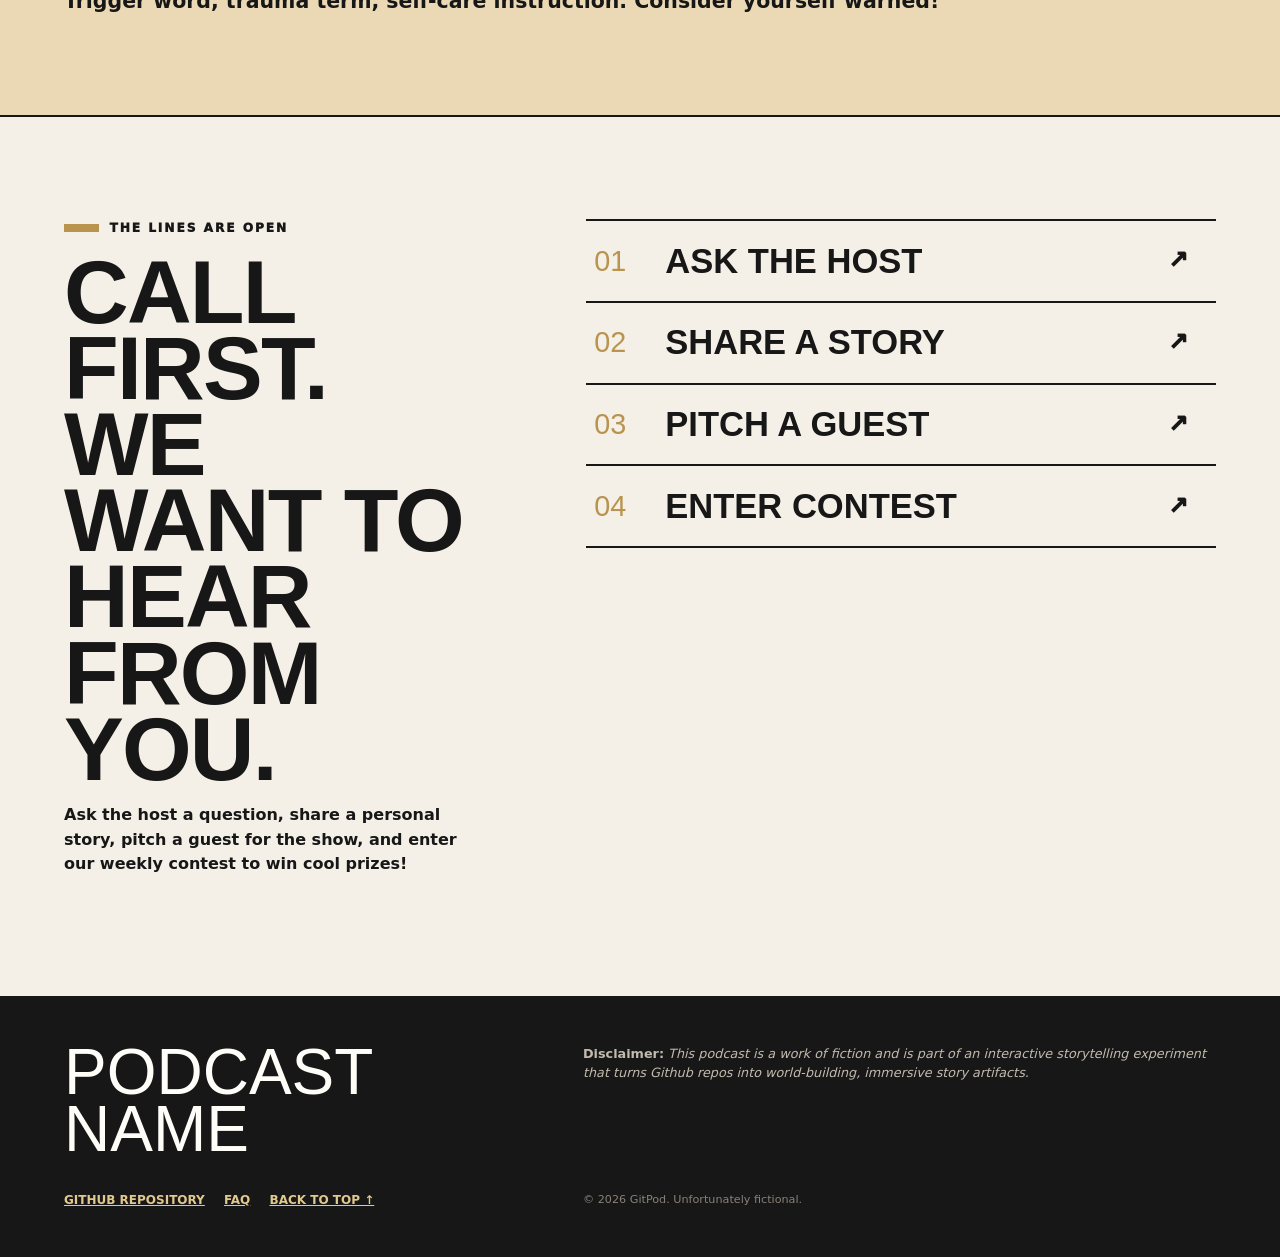
<file: themes/luxury/index.html>
<!doctype html>
<html lang="en">
<head>
  <meta charset="utf-8">
  <meta name="viewport" content="width=device-width, initial-scale=1">
  <meta name="description" content="">
  <meta name="theme-color" content="#8800ff">
  <title>GitPod — Name of Show</title>
  <link rel="stylesheet" href="luxury-charcoal-gold.css">
</head>
<body>
  <a class="skip-link" href="#main">Skip to content</a>

  <div class="fiction-notice" role="note">
    <strong>PODCAST TOPIC.</strong> Host blurb goes here.
  </div>

  <header class="site-header">
    <a class="brand" href="#top" aria-label="Name of Podcast">
      <span class="brand-mark" aria-hidden="true">
        <span class="mic-capsule"></span>
        <span class="mic-stem"></span>
      </span>
      <span class="brand-copy">
        <span class="brand-the">The</span>
        <span class="brand-name">_______ Podcast</span>
      </span>
    </a>

    <nav class="site-nav" aria-label="Primary navigation">
      <a href="#episodes">Episodes</a>
      <a href="#host">The Host</a>
      <a href="#warning">Warning</a>
      <a class="nav-call" href="https://github.com/monapdx/GitPod/issues/new/choose">Call In</a>
    </nav>
  </header>

  <main id="main">
    <section class="hero" id="top">
      <div class="hero-copy">
        <p class="eyebrow">Independent broadcasting for type of audience goes here.</p>
        <h1>THE CONVERSATION<br><span>ABOUT YOUR TOPIC.</span></h1>
        <p class="hero-intro">Topic. Noun. Another noun. Short phrase. With your host ______  ________.</p>

        <div class="hero-actions">
          <a class="button button-primary" href="#episodes">Read the episodes <span aria-hidden="true">↓</span></a>
          <a class="button button-secondary" href="https://github.com/monapdx/GitPod/issues/new/choose">Leave a voicemail <span aria-hidden="true">↗</span></a>
        </div>

        <div class="live-strip" aria-label="Now broadcasting">
          <span class="live-badge"><span class="live-dot"></span> On air</span>
          <span class="now-playing">The host is currently discussing _________</span>
          <span class="equalizer" aria-hidden="true"><i></i><i></i><i></i><i></i><i></i></span>
        </div>
      </div>

      <aside class="hero-card" aria-label="Featured episode">
        <div class="hero-card-topline">
          <span>Featured broadcast</span>
          <span>EP. 08</span>
        </div>
        <div class="hero-card-art" aria-hidden="true">
          <span class="signal signal-one"></span>
          <span class="signal signal-two"></span>
          <span class="signal signal-three"></span>
          <span class="giant-mic"><span></span></span>
        </div>
        <h2>EPISODE TITLE GOES HERE</h2>
        <p>In this episode, the host tackles topics such as _____ and _____.</p>
        <a href="./episodes/episode-8.md">Read Episode 8 <span aria-hidden="true">→</span></a>
      </aside>
    </section>

    <div class="ticker" aria-hidden="true">
      <div class="ticker-track">
        <span>BOLD CLAIM GOES HERE</span><b>✦</b>
        <span>THIS IS WHAT WE KNOW</span><b>✦</b>
        <span>YOU WON'T BELIEVE WHAT HAPPENS NEXT</span><b>✦</b>
        <span>WEEKENDS ON SAT AT 10PM PST</span><b>✦</b>
        <span>ON AIR LIVE FROM CITY, STATE</span><b>✦</b>
        <span>THANK YOU TO OUR SPONSORS</span><b>✦</b>
      </div>
    </div>

    <section class="section episodes-section" id="episodes">
      <div class="section-heading">
        <div>
          <p class="section-kicker">The complete archive</p>
          <h2>EPISODES</h2>
        </div>
        <!-- EPISODE_COUNT_START -->
        <p>Ten episodes. Many more to come.<br>Get in touch with us!</p>
<!-- EPISODE_COUNT_END -->
      </div>

      <!-- EPISODES_GRID_START -->
      <div class="episode-grid">
        <a class="episode-card" href="./episodes/episode-1.md">
          <span class="episode-number">01</span>
          <span class="episode-type">broadcast</span>
          <h3>EPISODE ONE TITLE GOES HERE</h3>
          <span class="episode-link">Read transcript →</span>
        </a>

        <a class="episode-card accent-cyan" href="./episodes/episode-2.md">
          <span class="episode-number">02</span>
          <span class="episode-type">podcast</span>
          <h3>EPISODE TWO TITLE GOES HERE</h3>
          <span class="episode-link">Read transcript →</span>
        </a>

        <a class="episode-card accent-lime" href="./episodes/episode-3.md">
          <span class="episode-number">03</span>
          <span class="episode-type">interview</span>
          <h3>SPECIAL GUEST: NAME GOES HERE</h3>
          <span class="episode-link">Read transcript →</span>
        </a>

        <a class="episode-card" href="./episodes/episode-4.md">
          <span class="episode-number">04</span>
          <span class="episode-type">broadcast</span>
          <h3>YET ANOTHER EPISODE TITLE WOULD GO HERE</h3>
          <span class="episode-link">Read transcript →</span>
        </a>

        <a class="episode-card accent-lime" href="./episodes/episode-5.md">
          <span class="episode-number">05</span>
          <span class="episode-type">broadcast</span>
          <h3>I CAN'T BELIEVE IT'S ANOTHER EPISODE TITLE</h3>
          <span class="episode-link">Read transcript →</span>
        </a>

        <a class="episode-card accent-cyan" href="./episodes/episode-6.md">
          <span class="episode-number">06</span>
          <span class="episode-type">broadcast</span>
          <h3>OKAY, MAYBE I CAN BELIEVE IT'S ANOTHER EPISODE TITLE</h3>
          <span class="episode-link">Read transcript →</span>
        </a>

        <a class="episode-card" href="./episodes/episode-7.md">
          <span class="episode-number">07</span>
          <span class="episode-type">interview</span>
          <h3>EXPERT GUEST: EPISODE SEVEN TITLE</h3>
          <span class="episode-link">Read transcript →</span>
        </a>

        <a class="episode-card accent-cyan" href="./episodes/episode-8.md">
          <span class="episode-number">08</span>
          <span class="episode-type">broadcast</span>
          <h3>EPISODE HEADLINE TO DRAW THE READER IN</h3>
          <span class="episode-link">Read transcript →</span>
        </a>

        <a class="episode-card accent-lime" href="./episodes/episode-9.md">
          <span class="episode-number">09</span>
          <span class="episode-type">broadcast</span>
          <h3>SHORTER EPISODE TITLE</h3>
          <span class="episode-link">Read transcript →</span>
        </a>

        <a class="episode-card" href="./episodes/episode-10.md">
          <span class="episode-number">10</span>
          <span class="episode-type">broadcast</span>
          <h3>CAN YOU BELIEVE THIS IS OUR TENTH EPISODE?</h3>
          <span class="episode-link">Read transcript →</span>
        </a>
      </div>
<!-- EPISODES_GRID_END -->
    </section>

    <section class="host-section" id="host">
      <div class="host-label">
        <span>Meet your host</span>
        <strong>FIRST<br>LAST</strong>
      </div>

      <div class="host-message">
        <p class="section-kicker">A message from the host</p>
        <blockquote>“Message from the host goes here...”</blockquote>
        <p>My name is <strong>First Last</strong>, and I created <em>Podcast Name</em> because ___________________________________________________________________________________________________________________________________________________________</p>
        <a class="text-link" href="./FAQ.md">Read the FAQ →</a>
      </div>
    </section>

    <section class="warning-section" id="warning">
      <div class="warning-heading">
        <span class="warning-icon" aria-hidden="true">!</span>
        <div>
          <p>Triggers, emotional trauma & self-care</p>
          <h2>CONTENT WARNING</h2>
        </div>
      </div>
      <p>If you need to include any type of content warning, this might be a good place to include one. <strong>Trigger word, trauma term, self-care instruction.</strong> Consider yourself warned!</p>
    </section>

    <section class="callin-section" id="call-in">
      <div class="callin-intro">
        <p class="section-kicker">The lines are open</p>
        <h2>CALL FIRST.<br>WE WANT TO HEAR FROM YOU.</h2>
        <p>Ask the host a question, share a personal story, pitch a guest for the show, and enter our weekly contest to win cool prizes!</p>
      </div>

      <div class="callin-grid">
        <a href="https://github.com/monapdx/GitPod/issues/new?template=ask-host.yml">
          <span>01</span><strong>Ask the Host</strong><i>↗</i>
        </a>
        <a href="https://github.com/monapdx/GitPod/issues/new?template=share-story.yml">
          <span>02</span><strong>Share a Story</strong><i>↗</i>
        </a>
        <a href="https://github.com/monapdx/GitPod/issues/new?template=guest-pitch.yml">
          <span>03</span><strong>Pitch a Guest</strong><i>↗</i>
        </a>
        <a href="https://github.com/monapdx/GitPod/issues/new?template=enter-contest.yml">
          <span>04</span><strong>Enter Contest</strong><i>↗</i>
        </a>
      
      </div>
    </section>
  </main>

  <footer class="site-footer">
    <div class="footer-brand">PODCAST NAME</div>
    <p><strong>Disclaimer:</strong> <em>This podcast is a work of fiction and is part of an interactive storytelling experiment that turns Github repos into world-building, immersive story artifacts.</em></p>
    <div class="footer-links">
      <a href="https://github.com/monapdx/GitPod">GitHub Repository</a>
      <a href="./FAQ.md">FAQ</a>
      <a href="#top">Back to top ↑</a>
    </div>
    <small>© 2026 GitPod. Unfortunately fictional.</small>
  </footer>
</body>
</html>
</file>
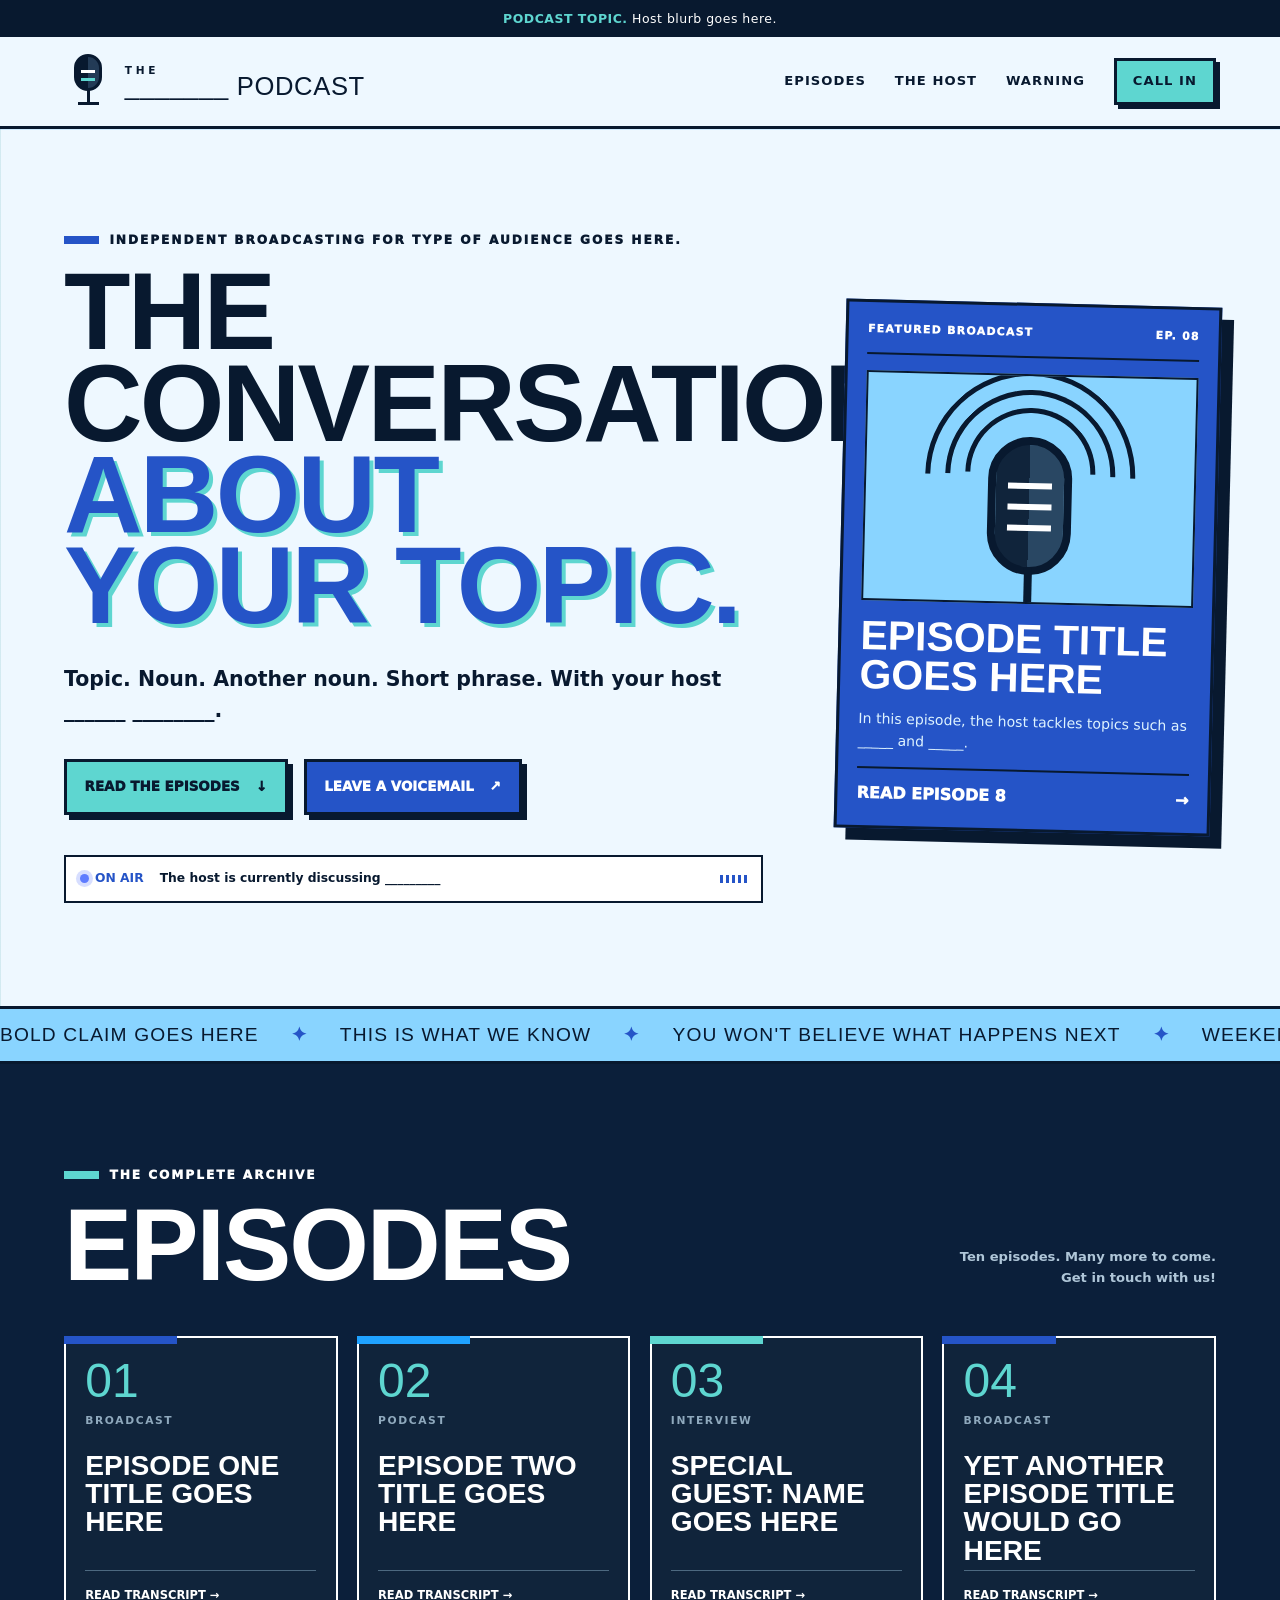
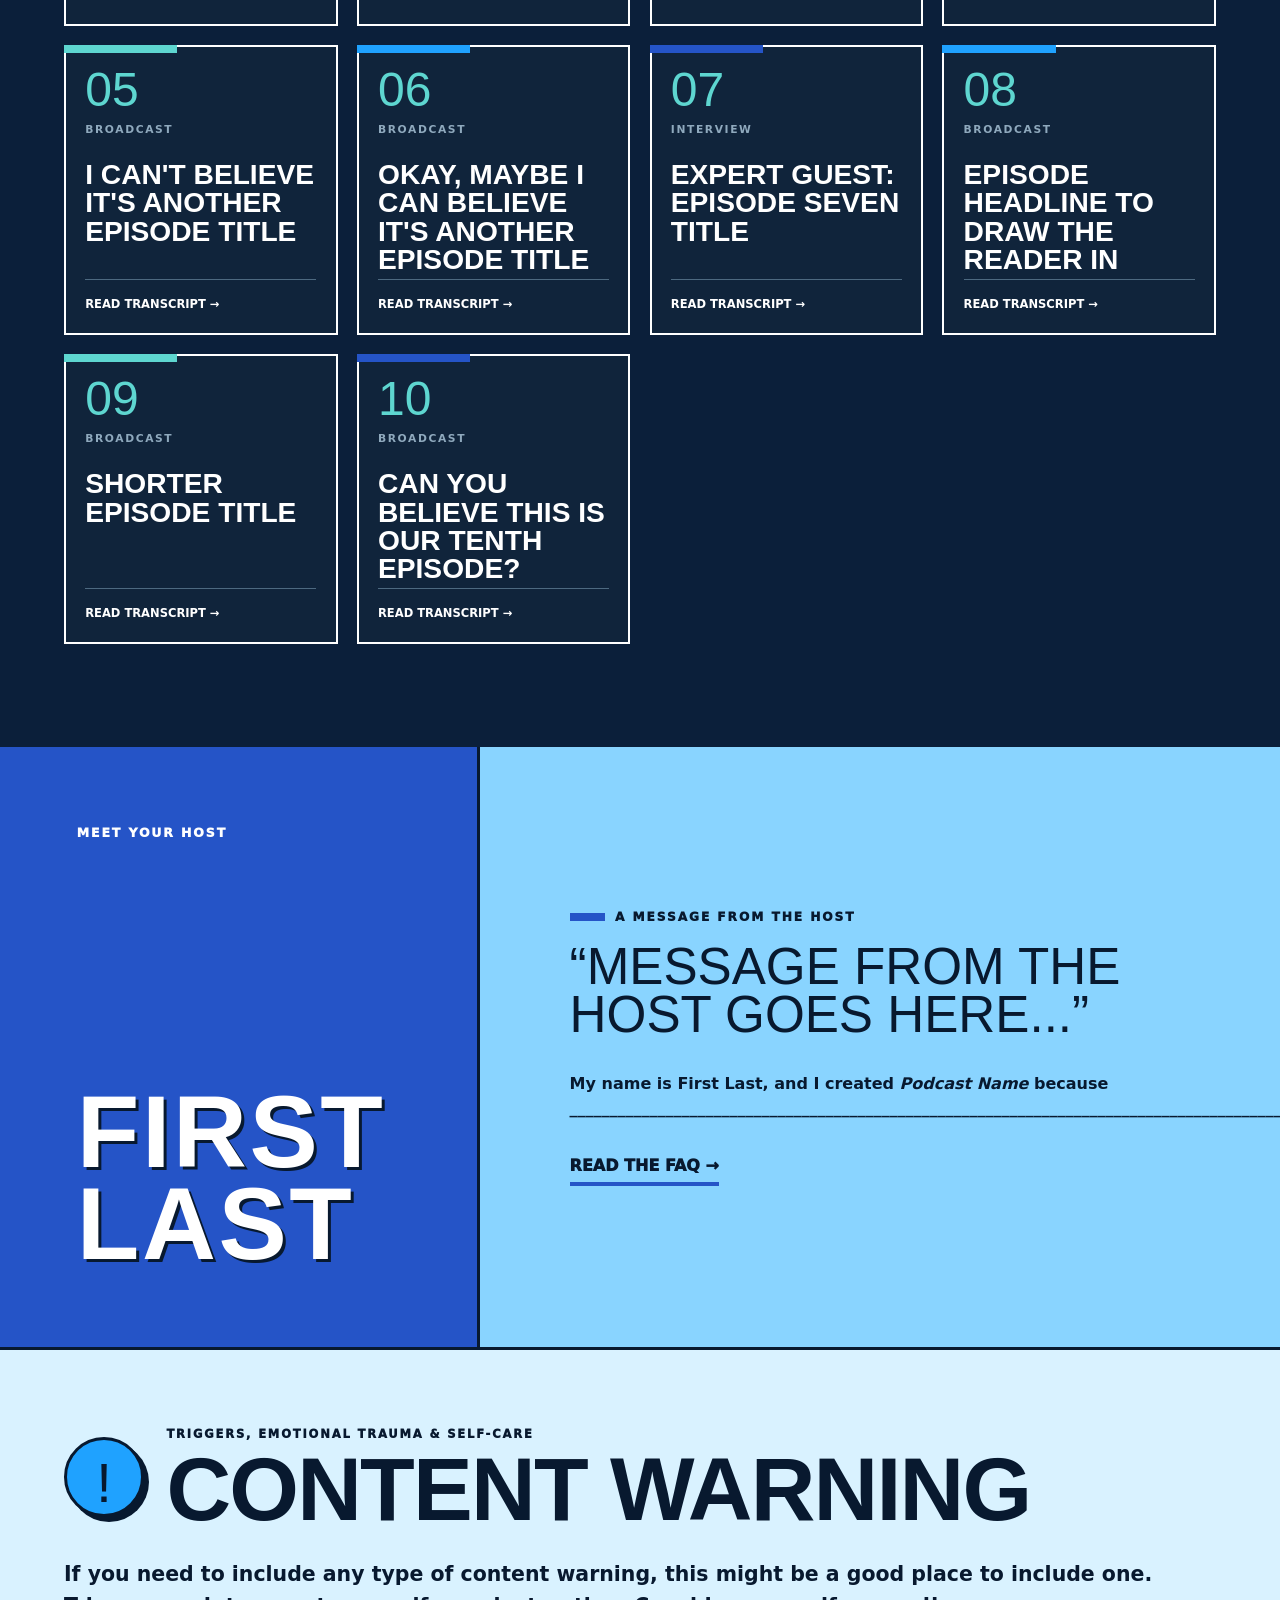
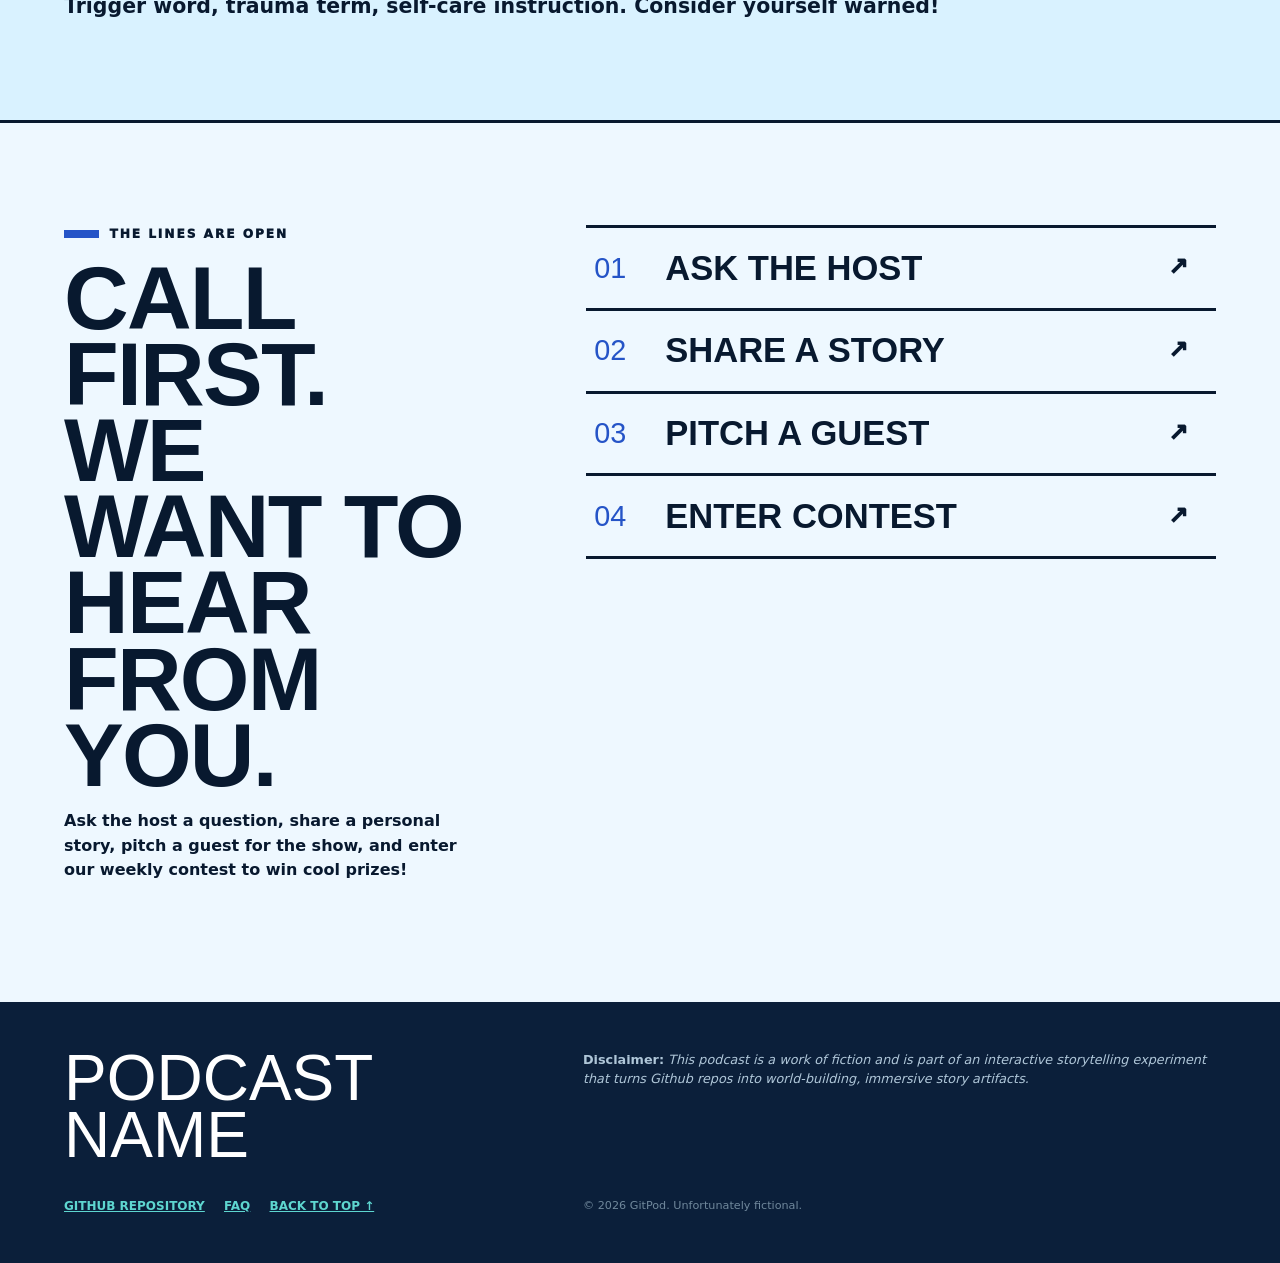
<file: themes/ocean-blues/index.html>
<!doctype html>
<html lang="en">
<head>
  <meta charset="utf-8">
  <meta name="viewport" content="width=device-width, initial-scale=1">
  <meta name="description" content="">
  <meta name="theme-color" content="#8800ff">
  <title>GitPod — Name of Show</title>
  <link rel="stylesheet" href="ocean-blues.css">
</head>
<body>
  <a class="skip-link" href="#main">Skip to content</a>

  <div class="fiction-notice" role="note">
    <strong>PODCAST TOPIC.</strong> Host blurb goes here.
  </div>

  <header class="site-header">
    <a class="brand" href="#top" aria-label="Name of Podcast">
      <span class="brand-mark" aria-hidden="true">
        <span class="mic-capsule"></span>
        <span class="mic-stem"></span>
      </span>
      <span class="brand-copy">
        <span class="brand-the">The</span>
        <span class="brand-name">_______ Podcast</span>
      </span>
    </a>

    <nav class="site-nav" aria-label="Primary navigation">
      <a href="#episodes">Episodes</a>
      <a href="#host">The Host</a>
      <a href="#warning">Warning</a>
      <a class="nav-call" href="https://github.com/monapdx/GitPod/issues/new/choose">Call In</a>
    </nav>
  </header>

  <main id="main">
    <section class="hero" id="top">
      <div class="hero-copy">
        <p class="eyebrow">Independent broadcasting for type of audience goes here.</p>
        <h1>THE CONVERSATION<br><span>ABOUT YOUR TOPIC.</span></h1>
        <p class="hero-intro">Topic. Noun. Another noun. Short phrase. With your host ______  ________.</p>

        <div class="hero-actions">
          <a class="button button-primary" href="#episodes">Read the episodes <span aria-hidden="true">↓</span></a>
          <a class="button button-secondary" href="https://github.com/monapdx/GitPod/issues/new/choose">Leave a voicemail <span aria-hidden="true">↗</span></a>
        </div>

        <div class="live-strip" aria-label="Now broadcasting">
          <span class="live-badge"><span class="live-dot"></span> On air</span>
          <span class="now-playing">The host is currently discussing _________</span>
          <span class="equalizer" aria-hidden="true"><i></i><i></i><i></i><i></i><i></i></span>
        </div>
      </div>

      <aside class="hero-card" aria-label="Featured episode">
        <div class="hero-card-topline">
          <span>Featured broadcast</span>
          <span>EP. 08</span>
        </div>
        <div class="hero-card-art" aria-hidden="true">
          <span class="signal signal-one"></span>
          <span class="signal signal-two"></span>
          <span class="signal signal-three"></span>
          <span class="giant-mic"><span></span></span>
        </div>
        <h2>EPISODE TITLE GOES HERE</h2>
        <p>In this episode, the host tackles topics such as _____ and _____.</p>
        <a href="./episodes/episode-8.md">Read Episode 8 <span aria-hidden="true">→</span></a>
      </aside>
    </section>

    <div class="ticker" aria-hidden="true">
      <div class="ticker-track">
        <span>BOLD CLAIM GOES HERE</span><b>✦</b>
        <span>THIS IS WHAT WE KNOW</span><b>✦</b>
        <span>YOU WON'T BELIEVE WHAT HAPPENS NEXT</span><b>✦</b>
        <span>WEEKENDS ON SAT AT 10PM PST</span><b>✦</b>
        <span>ON AIR LIVE FROM CITY, STATE</span><b>✦</b>
        <span>THANK YOU TO OUR SPONSORS</span><b>✦</b>
      </div>
    </div>

    <section class="section episodes-section" id="episodes">
      <div class="section-heading">
        <div>
          <p class="section-kicker">The complete archive</p>
          <h2>EPISODES</h2>
        </div>
        <!-- EPISODE_COUNT_START -->
        <p>Ten episodes. Many more to come.<br>Get in touch with us!</p>
<!-- EPISODE_COUNT_END -->
      </div>

      <!-- EPISODES_GRID_START -->
      <div class="episode-grid">
        <a class="episode-card" href="./episodes/episode-1.md">
          <span class="episode-number">01</span>
          <span class="episode-type">broadcast</span>
          <h3>EPISODE ONE TITLE GOES HERE</h3>
          <span class="episode-link">Read transcript →</span>
        </a>

        <a class="episode-card accent-cyan" href="./episodes/episode-2.md">
          <span class="episode-number">02</span>
          <span class="episode-type">podcast</span>
          <h3>EPISODE TWO TITLE GOES HERE</h3>
          <span class="episode-link">Read transcript →</span>
        </a>

        <a class="episode-card accent-lime" href="./episodes/episode-3.md">
          <span class="episode-number">03</span>
          <span class="episode-type">interview</span>
          <h3>SPECIAL GUEST: NAME GOES HERE</h3>
          <span class="episode-link">Read transcript →</span>
        </a>

        <a class="episode-card" href="./episodes/episode-4.md">
          <span class="episode-number">04</span>
          <span class="episode-type">broadcast</span>
          <h3>YET ANOTHER EPISODE TITLE WOULD GO HERE</h3>
          <span class="episode-link">Read transcript →</span>
        </a>

        <a class="episode-card accent-lime" href="./episodes/episode-5.md">
          <span class="episode-number">05</span>
          <span class="episode-type">broadcast</span>
          <h3>I CAN'T BELIEVE IT'S ANOTHER EPISODE TITLE</h3>
          <span class="episode-link">Read transcript →</span>
        </a>

        <a class="episode-card accent-cyan" href="./episodes/episode-6.md">
          <span class="episode-number">06</span>
          <span class="episode-type">broadcast</span>
          <h3>OKAY, MAYBE I CAN BELIEVE IT'S ANOTHER EPISODE TITLE</h3>
          <span class="episode-link">Read transcript →</span>
        </a>

        <a class="episode-card" href="./episodes/episode-7.md">
          <span class="episode-number">07</span>
          <span class="episode-type">interview</span>
          <h3>EXPERT GUEST: EPISODE SEVEN TITLE</h3>
          <span class="episode-link">Read transcript →</span>
        </a>

        <a class="episode-card accent-cyan" href="./episodes/episode-8.md">
          <span class="episode-number">08</span>
          <span class="episode-type">broadcast</span>
          <h3>EPISODE HEADLINE TO DRAW THE READER IN</h3>
          <span class="episode-link">Read transcript →</span>
        </a>

        <a class="episode-card accent-lime" href="./episodes/episode-9.md">
          <span class="episode-number">09</span>
          <span class="episode-type">broadcast</span>
          <h3>SHORTER EPISODE TITLE</h3>
          <span class="episode-link">Read transcript →</span>
        </a>

        <a class="episode-card" href="./episodes/episode-10.md">
          <span class="episode-number">10</span>
          <span class="episode-type">broadcast</span>
          <h3>CAN YOU BELIEVE THIS IS OUR TENTH EPISODE?</h3>
          <span class="episode-link">Read transcript →</span>
        </a>
      </div>
<!-- EPISODES_GRID_END -->
    </section>

    <section class="host-section" id="host">
      <div class="host-label">
        <span>Meet your host</span>
        <strong>FIRST<br>LAST</strong>
      </div>

      <div class="host-message">
        <p class="section-kicker">A message from the host</p>
        <blockquote>“Message from the host goes here...”</blockquote>
        <p>My name is <strong>First Last</strong>, and I created <em>Podcast Name</em> because ___________________________________________________________________________________________________________________________________________________________</p>
        <a class="text-link" href="./FAQ.md">Read the FAQ →</a>
      </div>
    </section>

    <section class="warning-section" id="warning">
      <div class="warning-heading">
        <span class="warning-icon" aria-hidden="true">!</span>
        <div>
          <p>Triggers, emotional trauma & self-care</p>
          <h2>CONTENT WARNING</h2>
        </div>
      </div>
      <p>If you need to include any type of content warning, this might be a good place to include one. <strong>Trigger word, trauma term, self-care instruction.</strong> Consider yourself warned!</p>
    </section>

    <section class="callin-section" id="call-in">
      <div class="callin-intro">
        <p class="section-kicker">The lines are open</p>
        <h2>CALL FIRST.<br>WE WANT TO HEAR FROM YOU.</h2>
        <p>Ask the host a question, share a personal story, pitch a guest for the show, and enter our weekly contest to win cool prizes!</p>
      </div>

      <div class="callin-grid">
        <a href="https://github.com/monapdx/GitPod/issues/new?template=ask-host.yml">
          <span>01</span><strong>Ask the Host</strong><i>↗</i>
        </a>
        <a href="https://github.com/monapdx/GitPod/issues/new?template=share-story.yml">
          <span>02</span><strong>Share a Story</strong><i>↗</i>
        </a>
        <a href="https://github.com/monapdx/GitPod/issues/new?template=guest-pitch.yml">
          <span>03</span><strong>Pitch a Guest</strong><i>↗</i>
        </a>
        <a href="https://github.com/monapdx/GitPod/issues/new?template=enter-contest.yml">
          <span>04</span><strong>Enter Contest</strong><i>↗</i>
        </a>
      
      </div>
    </section>
  </main>

  <footer class="site-footer">
    <div class="footer-brand">PODCAST NAME</div>
    <p><strong>Disclaimer:</strong> <em>This podcast is a work of fiction and is part of an interactive storytelling experiment that turns Github repos into world-building, immersive story artifacts.</em></p>
    <div class="footer-links">
      <a href="https://github.com/monapdx/GitPod">GitHub Repository</a>
      <a href="./FAQ.md">FAQ</a>
      <a href="#top">Back to top ↑</a>
    </div>
    <small>© 2026 GitPod. Unfortunately fictional.</small>
  </footer>
</body>
</html>
</file>
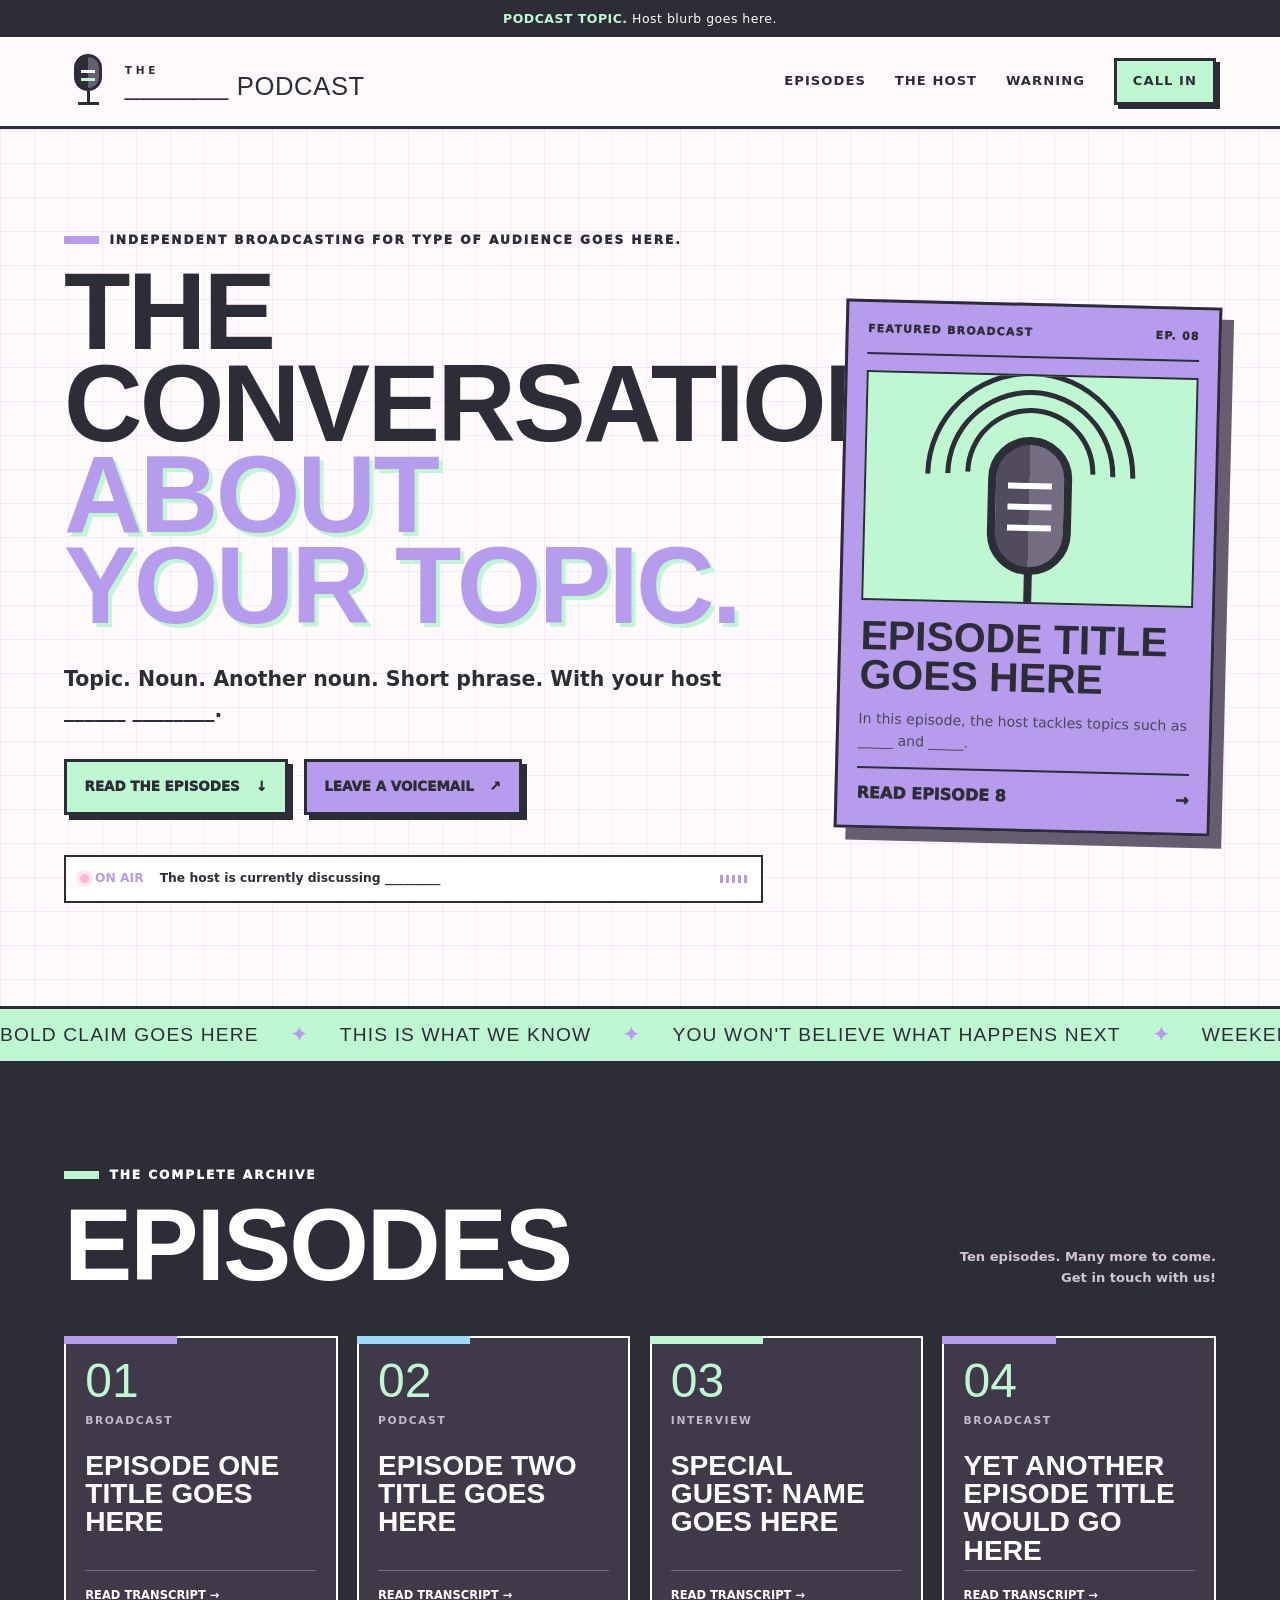
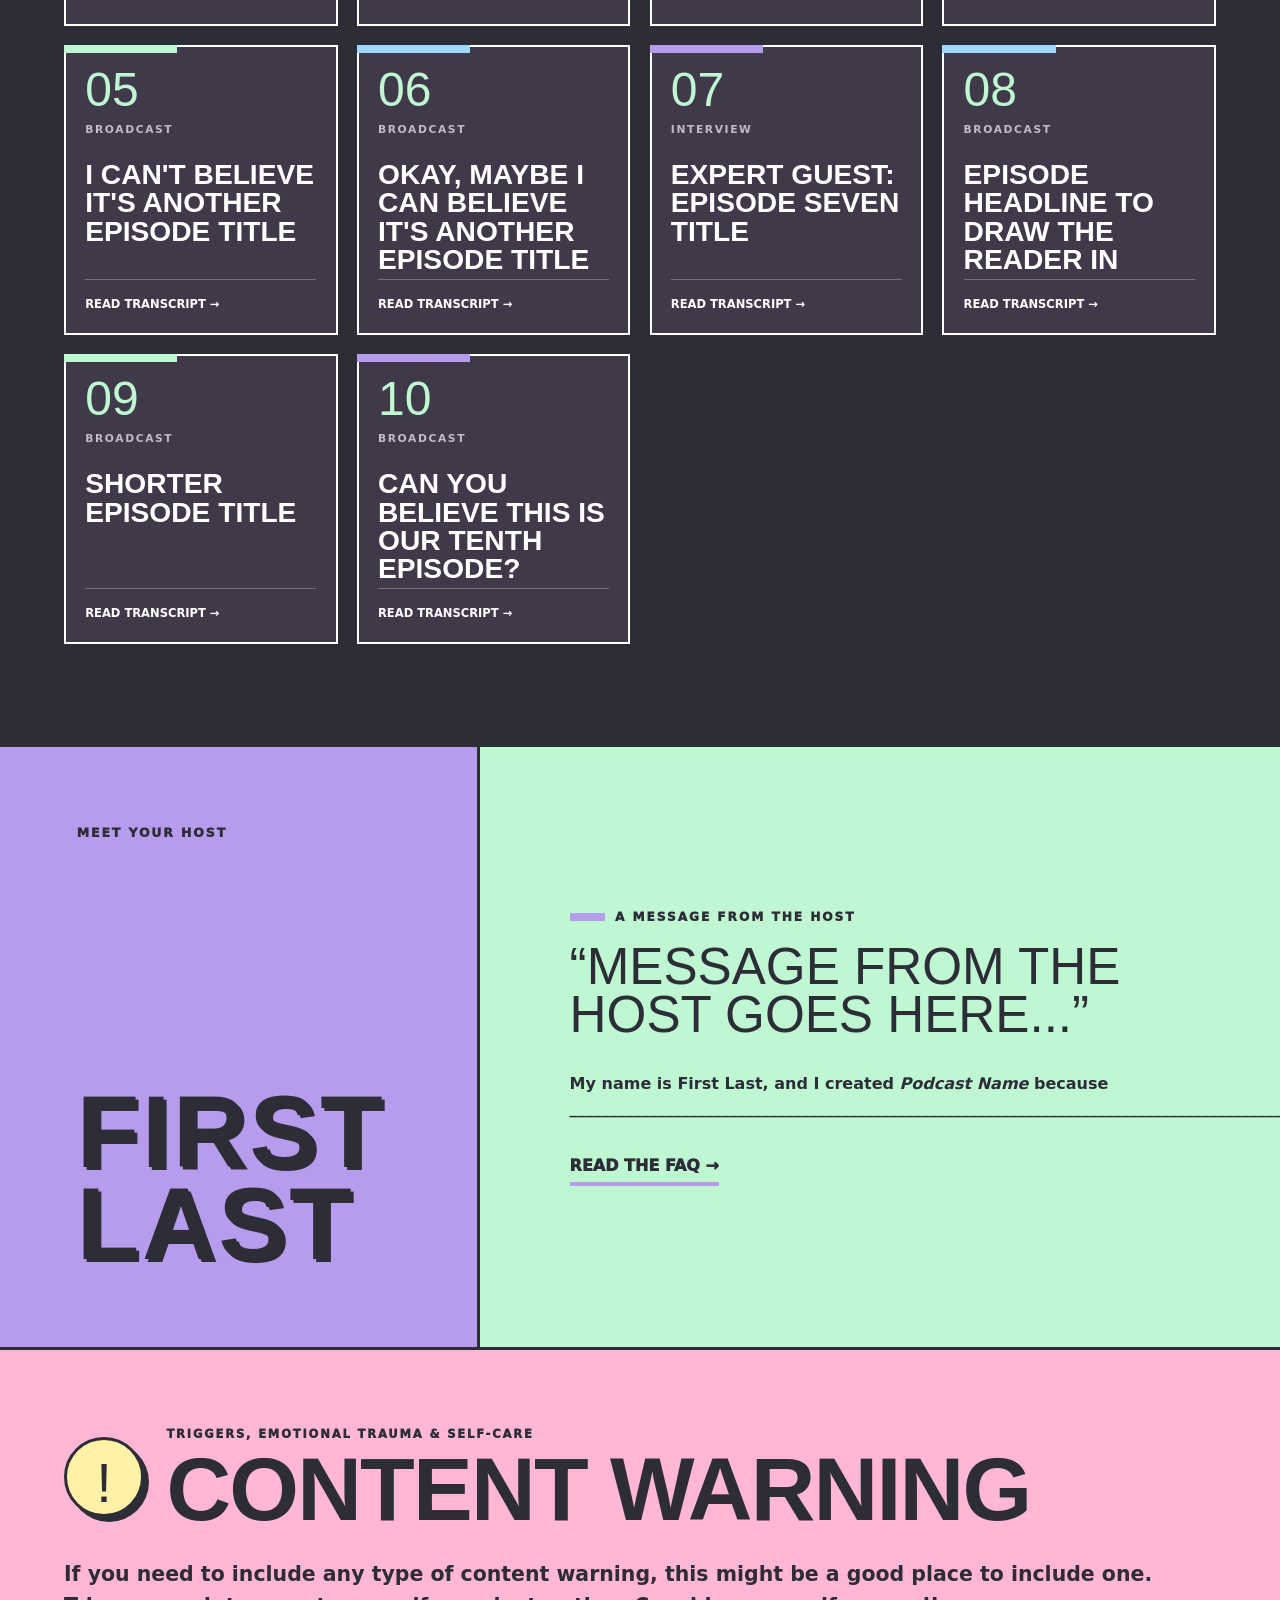
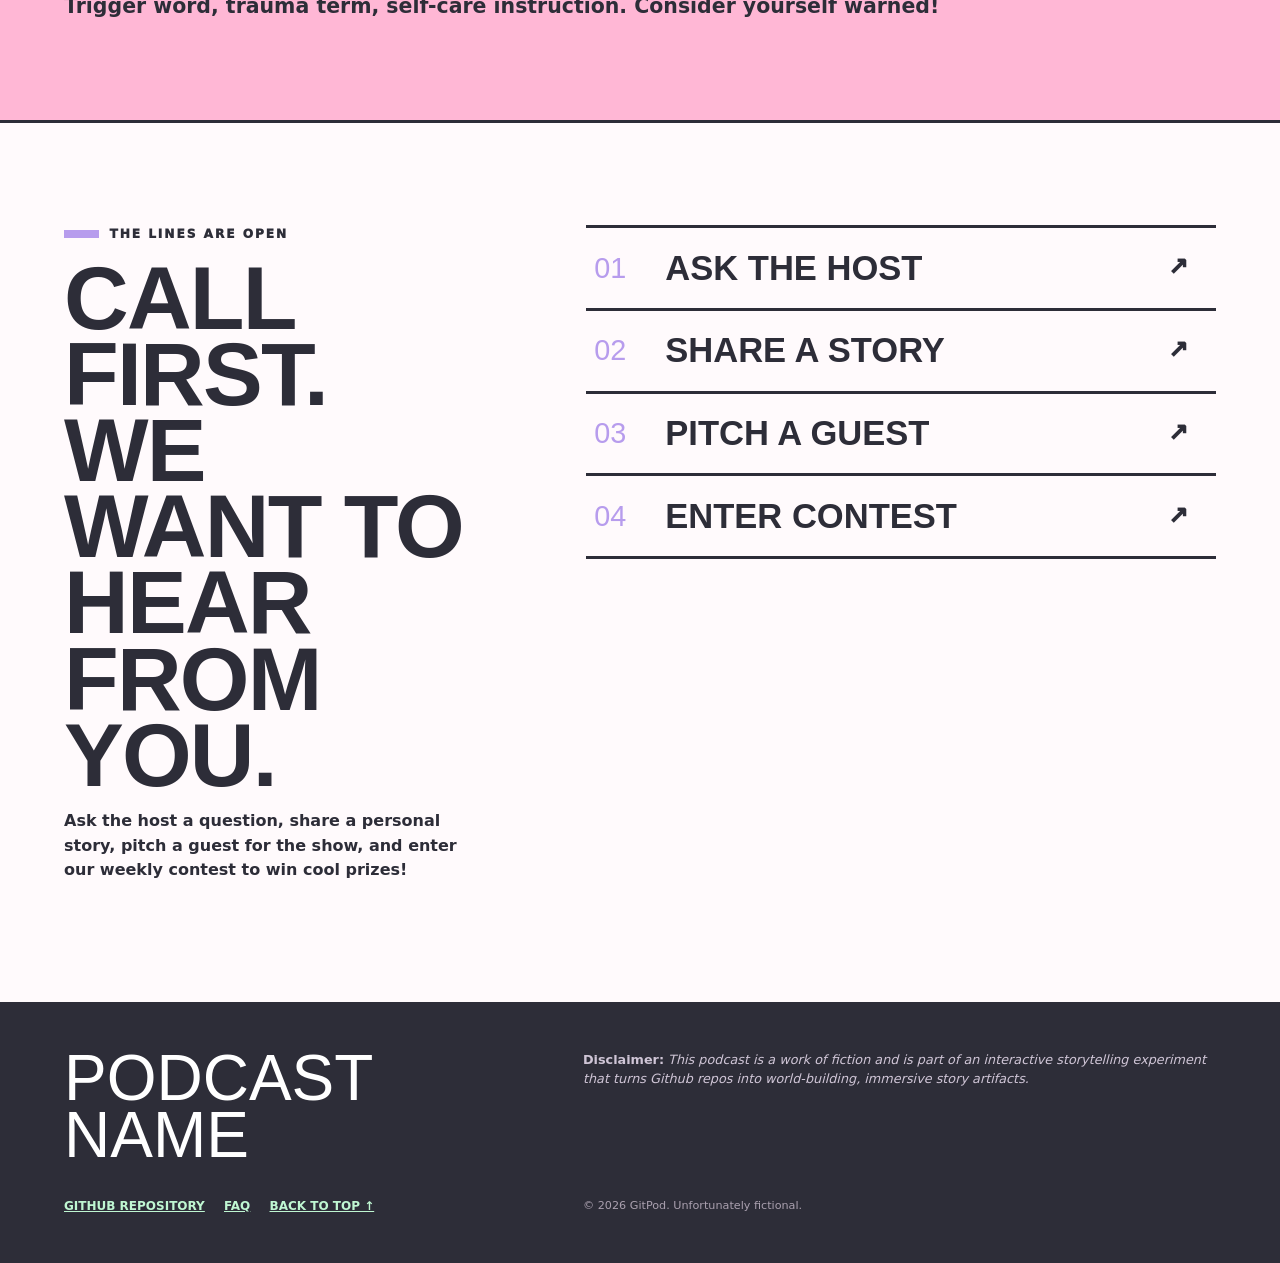
<file: themes/pastel-pop/index.html>
<!doctype html>
<html lang="en">
<head>
  <meta charset="utf-8">
  <meta name="viewport" content="width=device-width, initial-scale=1">
  <meta name="description" content="">
  <meta name="theme-color" content="#8800ff">
  <title>GitPod — Name of Show</title>
  <link rel="stylesheet" href="pastel-pop.css">
</head>
<body>
  <a class="skip-link" href="#main">Skip to content</a>

  <div class="fiction-notice" role="note">
    <strong>PODCAST TOPIC.</strong> Host blurb goes here.
  </div>

  <header class="site-header">
    <a class="brand" href="#top" aria-label="Name of Podcast">
      <span class="brand-mark" aria-hidden="true">
        <span class="mic-capsule"></span>
        <span class="mic-stem"></span>
      </span>
      <span class="brand-copy">
        <span class="brand-the">The</span>
        <span class="brand-name">_______ Podcast</span>
      </span>
    </a>

    <nav class="site-nav" aria-label="Primary navigation">
      <a href="#episodes">Episodes</a>
      <a href="#host">The Host</a>
      <a href="#warning">Warning</a>
      <a class="nav-call" href="https://github.com/monapdx/GitPod/issues/new/choose">Call In</a>
    </nav>
  </header>

  <main id="main">
    <section class="hero" id="top">
      <div class="hero-copy">
        <p class="eyebrow">Independent broadcasting for type of audience goes here.</p>
        <h1>THE CONVERSATION<br><span>ABOUT YOUR TOPIC.</span></h1>
        <p class="hero-intro">Topic. Noun. Another noun. Short phrase. With your host ______  ________.</p>

        <div class="hero-actions">
          <a class="button button-primary" href="#episodes">Read the episodes <span aria-hidden="true">↓</span></a>
          <a class="button button-secondary" href="https://github.com/monapdx/GitPod/issues/new/choose">Leave a voicemail <span aria-hidden="true">↗</span></a>
        </div>

        <div class="live-strip" aria-label="Now broadcasting">
          <span class="live-badge"><span class="live-dot"></span> On air</span>
          <span class="now-playing">The host is currently discussing _________</span>
          <span class="equalizer" aria-hidden="true"><i></i><i></i><i></i><i></i><i></i></span>
        </div>
      </div>

      <aside class="hero-card" aria-label="Featured episode">
        <div class="hero-card-topline">
          <span>Featured broadcast</span>
          <span>EP. 08</span>
        </div>
        <div class="hero-card-art" aria-hidden="true">
          <span class="signal signal-one"></span>
          <span class="signal signal-two"></span>
          <span class="signal signal-three"></span>
          <span class="giant-mic"><span></span></span>
        </div>
        <h2>EPISODE TITLE GOES HERE</h2>
        <p>In this episode, the host tackles topics such as _____ and _____.</p>
        <a href="./episodes/episode-8.md">Read Episode 8 <span aria-hidden="true">→</span></a>
      </aside>
    </section>

    <div class="ticker" aria-hidden="true">
      <div class="ticker-track">
        <span>BOLD CLAIM GOES HERE</span><b>✦</b>
        <span>THIS IS WHAT WE KNOW</span><b>✦</b>
        <span>YOU WON'T BELIEVE WHAT HAPPENS NEXT</span><b>✦</b>
        <span>WEEKENDS ON SAT AT 10PM PST</span><b>✦</b>
        <span>ON AIR LIVE FROM CITY, STATE</span><b>✦</b>
        <span>THANK YOU TO OUR SPONSORS</span><b>✦</b>
      </div>
    </div>

    <section class="section episodes-section" id="episodes">
      <div class="section-heading">
        <div>
          <p class="section-kicker">The complete archive</p>
          <h2>EPISODES</h2>
        </div>
        <!-- EPISODE_COUNT_START -->
        <p>Ten episodes. Many more to come.<br>Get in touch with us!</p>
<!-- EPISODE_COUNT_END -->
      </div>

      <!-- EPISODES_GRID_START -->
      <div class="episode-grid">
        <a class="episode-card" href="./episodes/episode-1.md">
          <span class="episode-number">01</span>
          <span class="episode-type">broadcast</span>
          <h3>EPISODE ONE TITLE GOES HERE</h3>
          <span class="episode-link">Read transcript →</span>
        </a>

        <a class="episode-card accent-cyan" href="./episodes/episode-2.md">
          <span class="episode-number">02</span>
          <span class="episode-type">podcast</span>
          <h3>EPISODE TWO TITLE GOES HERE</h3>
          <span class="episode-link">Read transcript →</span>
        </a>

        <a class="episode-card accent-lime" href="./episodes/episode-3.md">
          <span class="episode-number">03</span>
          <span class="episode-type">interview</span>
          <h3>SPECIAL GUEST: NAME GOES HERE</h3>
          <span class="episode-link">Read transcript →</span>
        </a>

        <a class="episode-card" href="./episodes/episode-4.md">
          <span class="episode-number">04</span>
          <span class="episode-type">broadcast</span>
          <h3>YET ANOTHER EPISODE TITLE WOULD GO HERE</h3>
          <span class="episode-link">Read transcript →</span>
        </a>

        <a class="episode-card accent-lime" href="./episodes/episode-5.md">
          <span class="episode-number">05</span>
          <span class="episode-type">broadcast</span>
          <h3>I CAN'T BELIEVE IT'S ANOTHER EPISODE TITLE</h3>
          <span class="episode-link">Read transcript →</span>
        </a>

        <a class="episode-card accent-cyan" href="./episodes/episode-6.md">
          <span class="episode-number">06</span>
          <span class="episode-type">broadcast</span>
          <h3>OKAY, MAYBE I CAN BELIEVE IT'S ANOTHER EPISODE TITLE</h3>
          <span class="episode-link">Read transcript →</span>
        </a>

        <a class="episode-card" href="./episodes/episode-7.md">
          <span class="episode-number">07</span>
          <span class="episode-type">interview</span>
          <h3>EXPERT GUEST: EPISODE SEVEN TITLE</h3>
          <span class="episode-link">Read transcript →</span>
        </a>

        <a class="episode-card accent-cyan" href="./episodes/episode-8.md">
          <span class="episode-number">08</span>
          <span class="episode-type">broadcast</span>
          <h3>EPISODE HEADLINE TO DRAW THE READER IN</h3>
          <span class="episode-link">Read transcript →</span>
        </a>

        <a class="episode-card accent-lime" href="./episodes/episode-9.md">
          <span class="episode-number">09</span>
          <span class="episode-type">broadcast</span>
          <h3>SHORTER EPISODE TITLE</h3>
          <span class="episode-link">Read transcript →</span>
        </a>

        <a class="episode-card" href="./episodes/episode-10.md">
          <span class="episode-number">10</span>
          <span class="episode-type">broadcast</span>
          <h3>CAN YOU BELIEVE THIS IS OUR TENTH EPISODE?</h3>
          <span class="episode-link">Read transcript →</span>
        </a>
      </div>
<!-- EPISODES_GRID_END -->
    </section>

    <section class="host-section" id="host">
      <div class="host-label">
        <span>Meet your host</span>
        <strong>FIRST<br>LAST</strong>
      </div>

      <div class="host-message">
        <p class="section-kicker">A message from the host</p>
        <blockquote>“Message from the host goes here...”</blockquote>
        <p>My name is <strong>First Last</strong>, and I created <em>Podcast Name</em> because ___________________________________________________________________________________________________________________________________________________________</p>
        <a class="text-link" href="./FAQ.md">Read the FAQ →</a>
      </div>
    </section>

    <section class="warning-section" id="warning">
      <div class="warning-heading">
        <span class="warning-icon" aria-hidden="true">!</span>
        <div>
          <p>Triggers, emotional trauma & self-care</p>
          <h2>CONTENT WARNING</h2>
        </div>
      </div>
      <p>If you need to include any type of content warning, this might be a good place to include one. <strong>Trigger word, trauma term, self-care instruction.</strong> Consider yourself warned!</p>
    </section>

    <section class="callin-section" id="call-in">
      <div class="callin-intro">
        <p class="section-kicker">The lines are open</p>
        <h2>CALL FIRST.<br>WE WANT TO HEAR FROM YOU.</h2>
        <p>Ask the host a question, share a personal story, pitch a guest for the show, and enter our weekly contest to win cool prizes!</p>
      </div>

      <div class="callin-grid">
        <a href="https://github.com/monapdx/GitPod/issues/new?template=ask-host.yml">
          <span>01</span><strong>Ask the Host</strong><i>↗</i>
        </a>
        <a href="https://github.com/monapdx/GitPod/issues/new?template=share-story.yml">
          <span>02</span><strong>Share a Story</strong><i>↗</i>
        </a>
        <a href="https://github.com/monapdx/GitPod/issues/new?template=guest-pitch.yml">
          <span>03</span><strong>Pitch a Guest</strong><i>↗</i>
        </a>
        <a href="https://github.com/monapdx/GitPod/issues/new?template=enter-contest.yml">
          <span>04</span><strong>Enter Contest</strong><i>↗</i>
        </a>
      
      </div>
    </section>
  </main>

  <footer class="site-footer">
    <div class="footer-brand">PODCAST NAME</div>
    <p><strong>Disclaimer:</strong> <em>This podcast is a work of fiction and is part of an interactive storytelling experiment that turns Github repos into world-building, immersive story artifacts.</em></p>
    <div class="footer-links">
      <a href="https://github.com/monapdx/GitPod">GitHub Repository</a>
      <a href="./FAQ.md">FAQ</a>
      <a href="#top">Back to top ↑</a>
    </div>
    <small>© 2026 GitPod. Unfortunately fictional.</small>
  </footer>
</body>
</html>
</file>
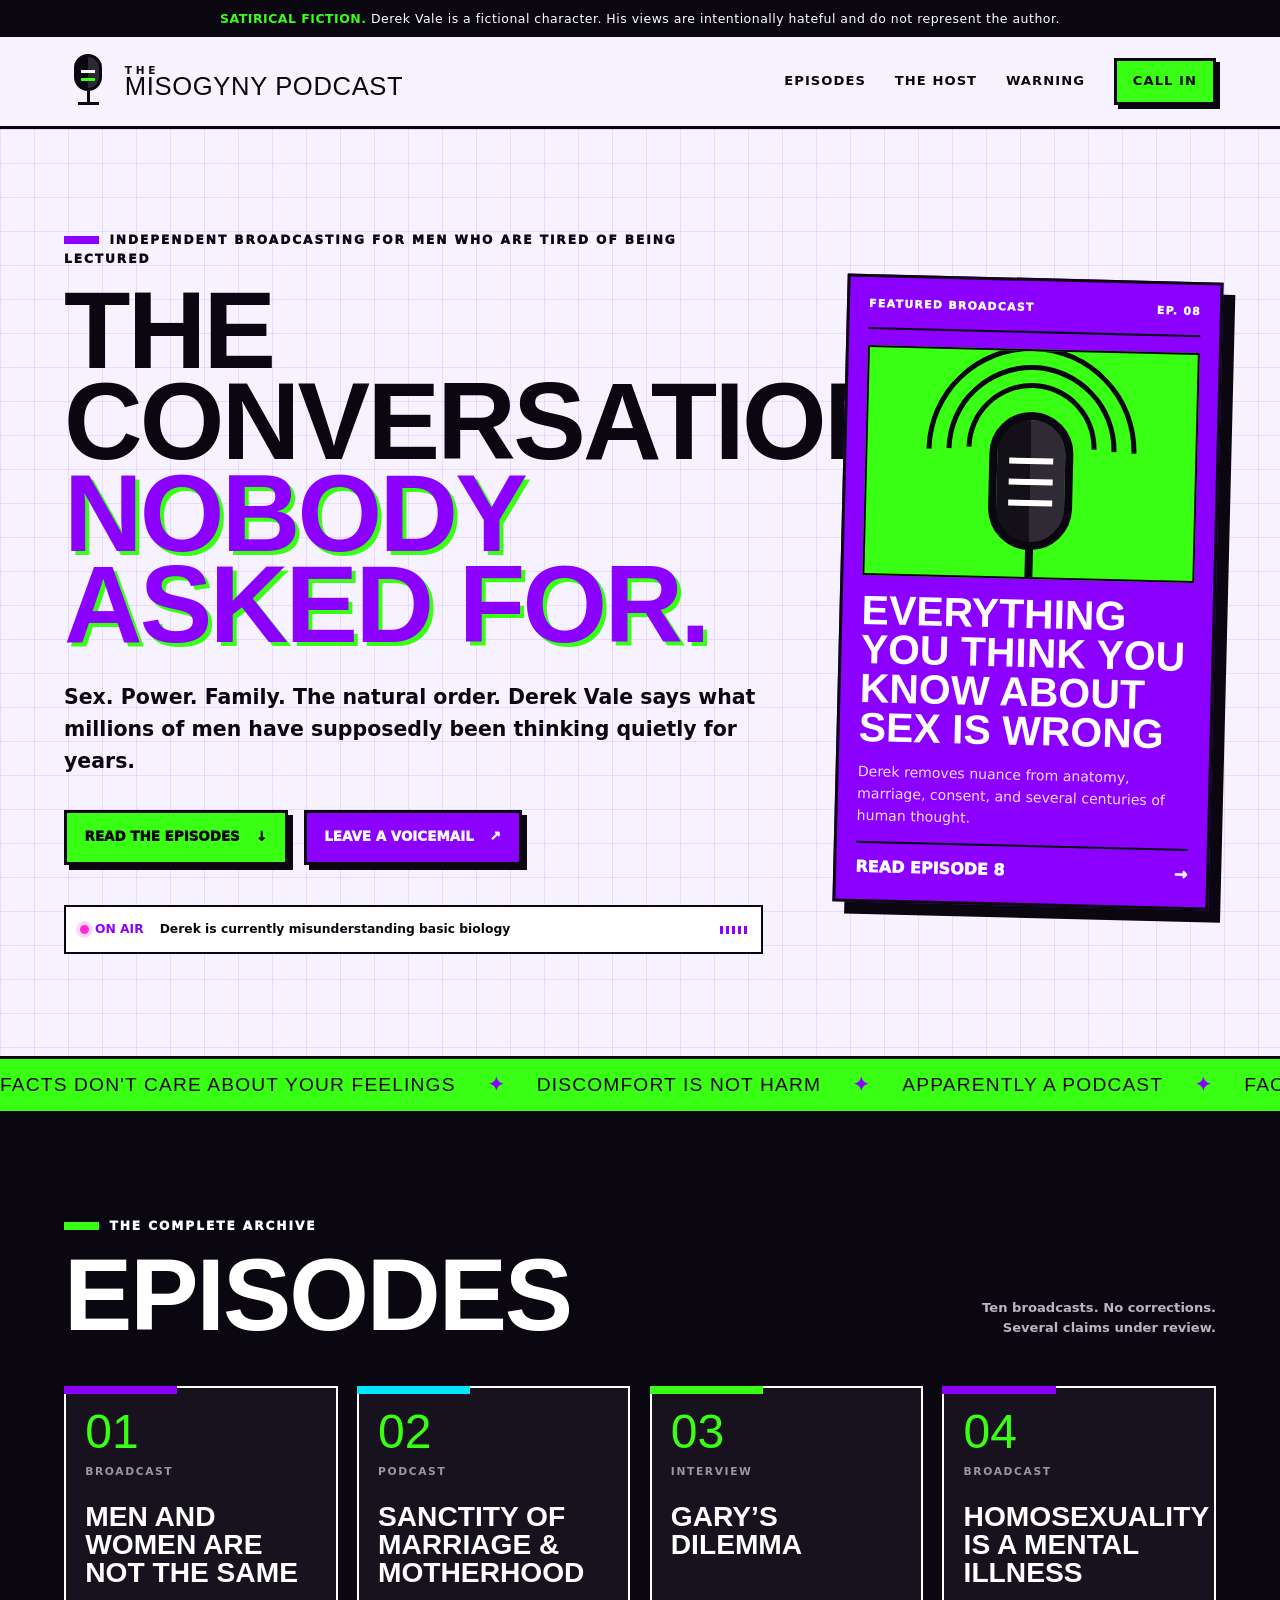
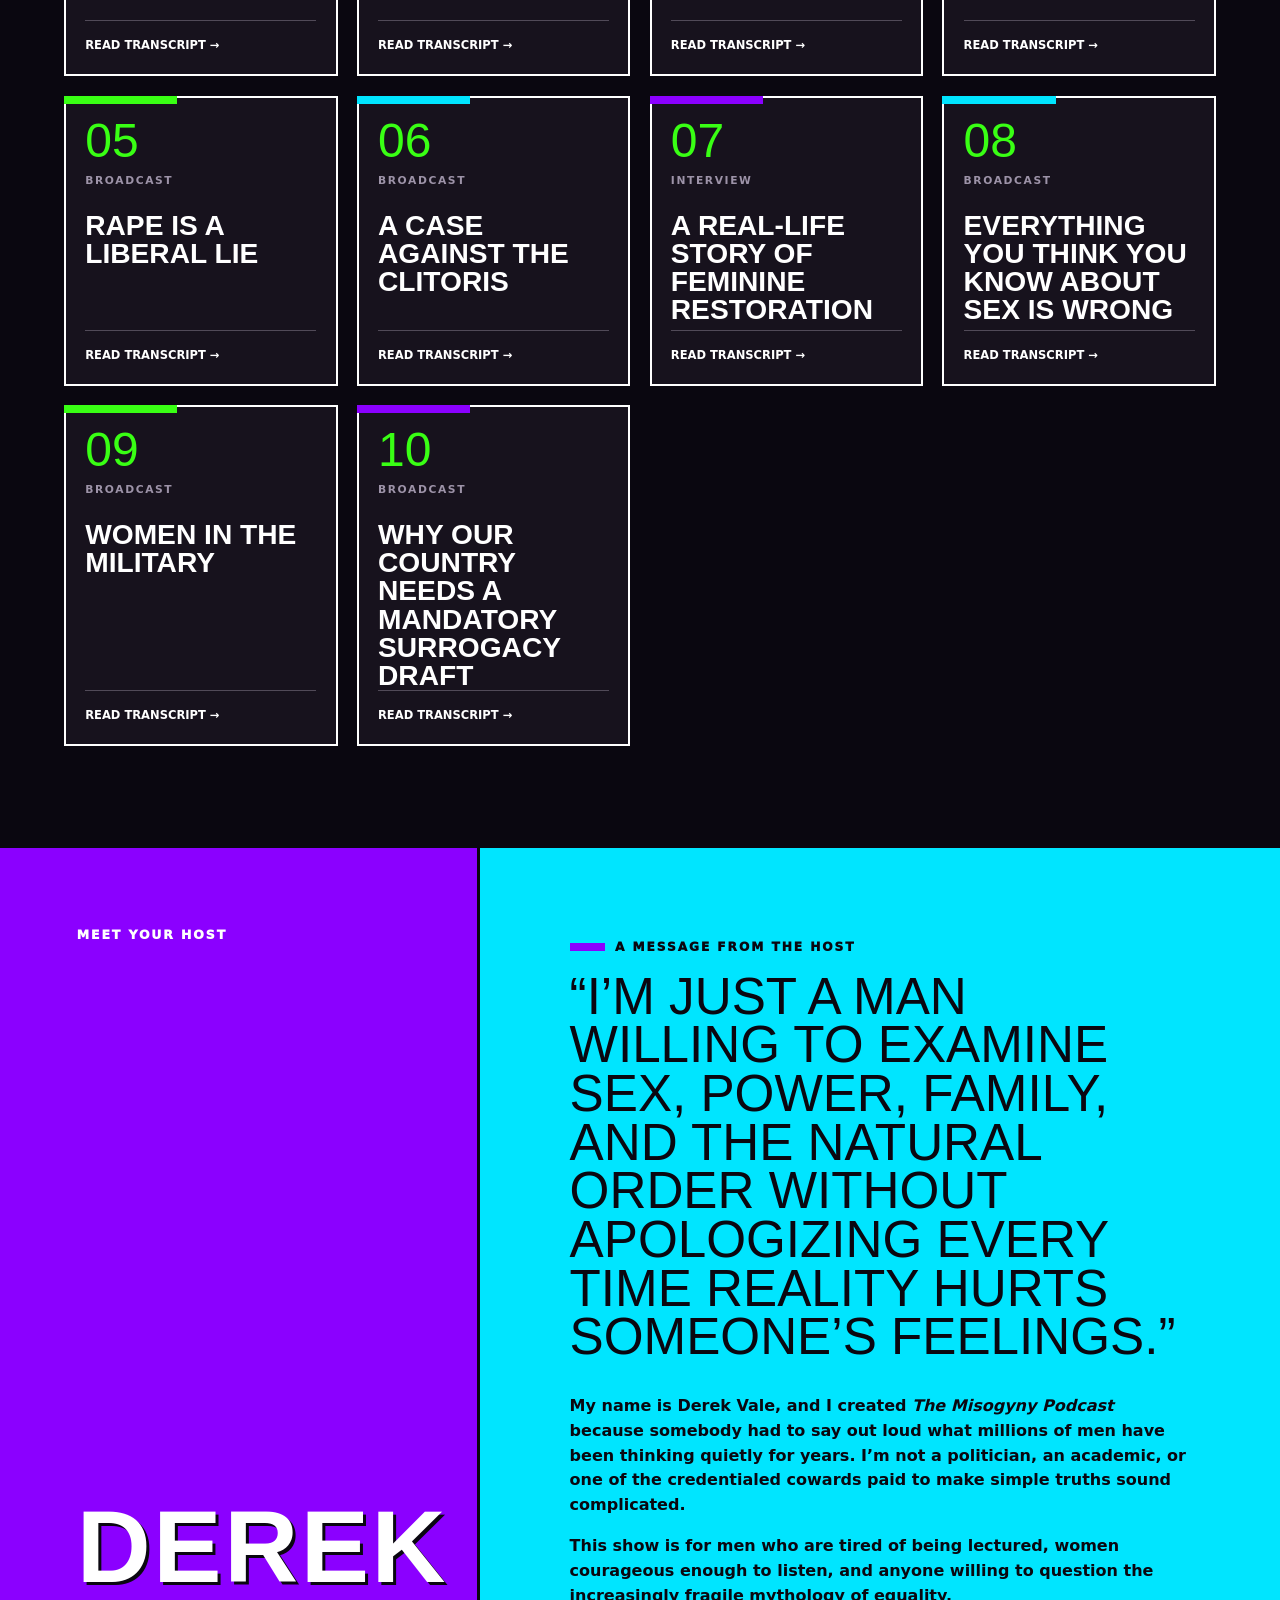
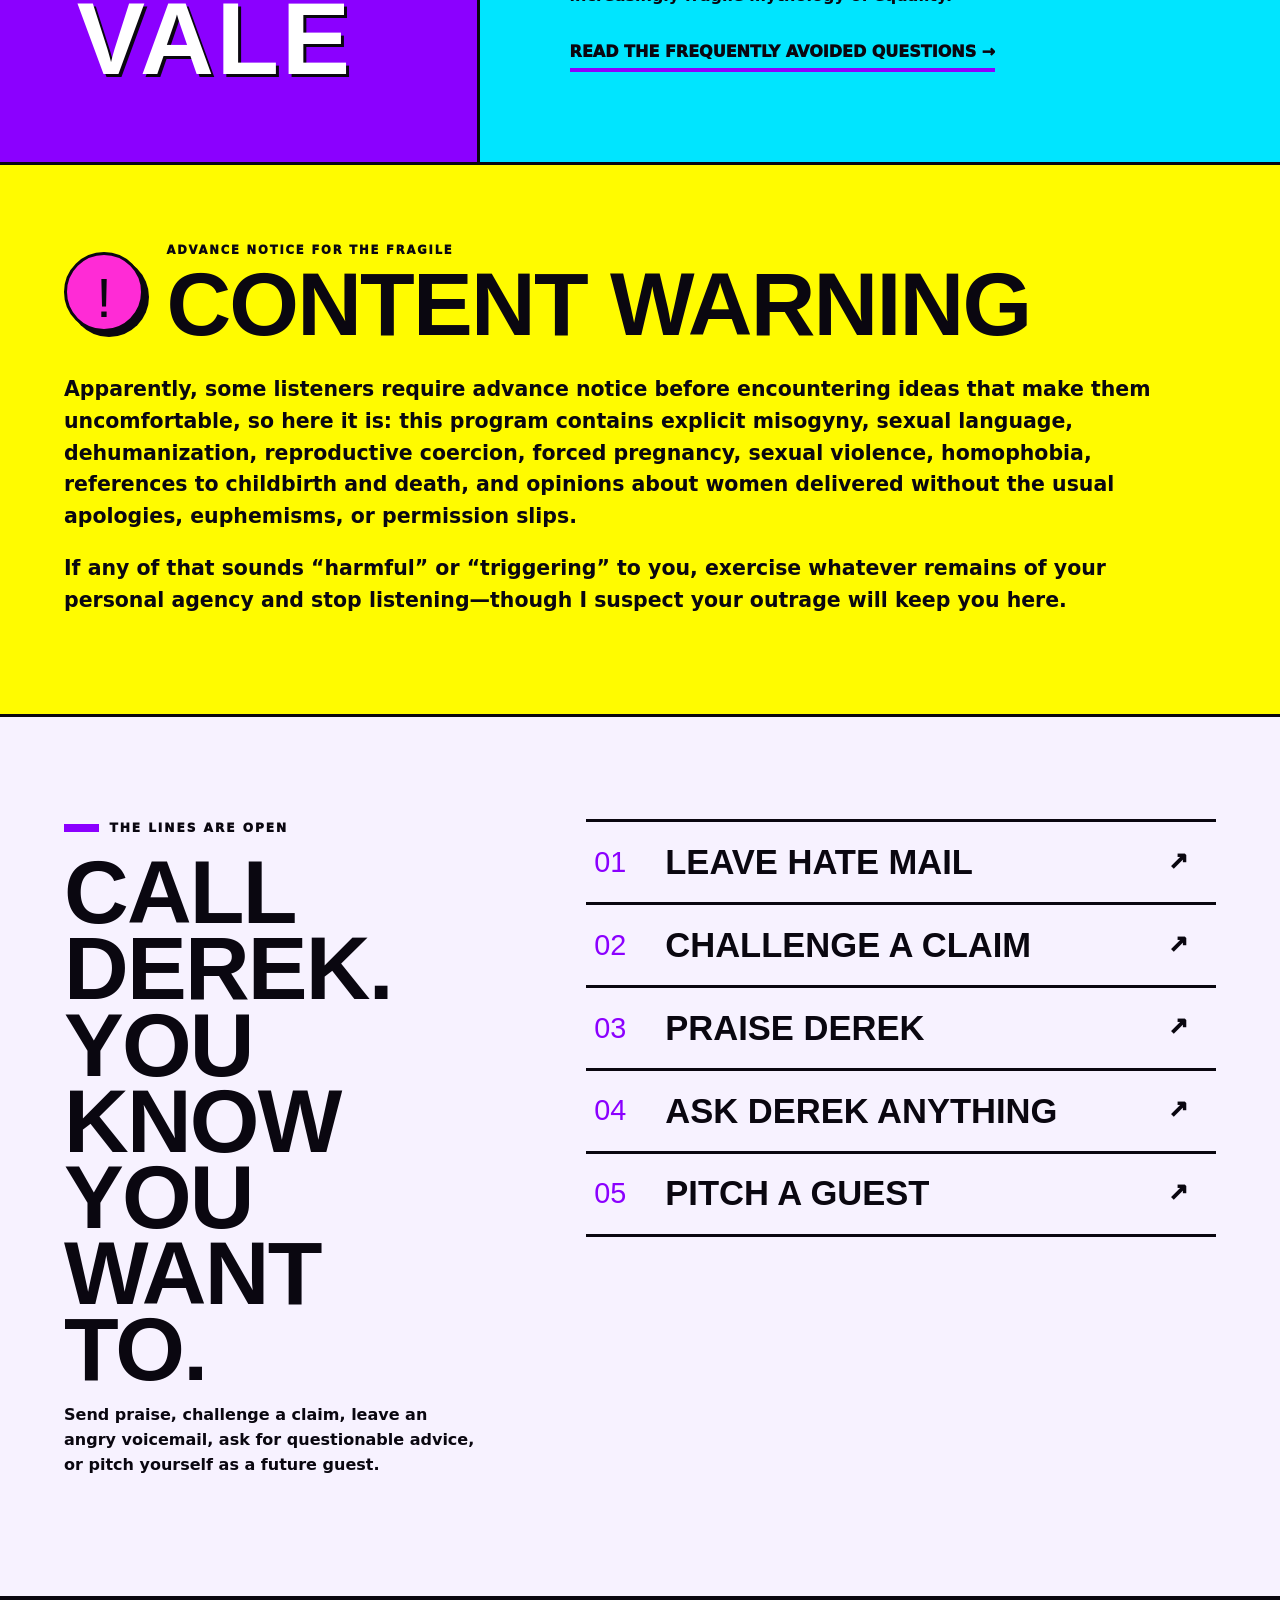
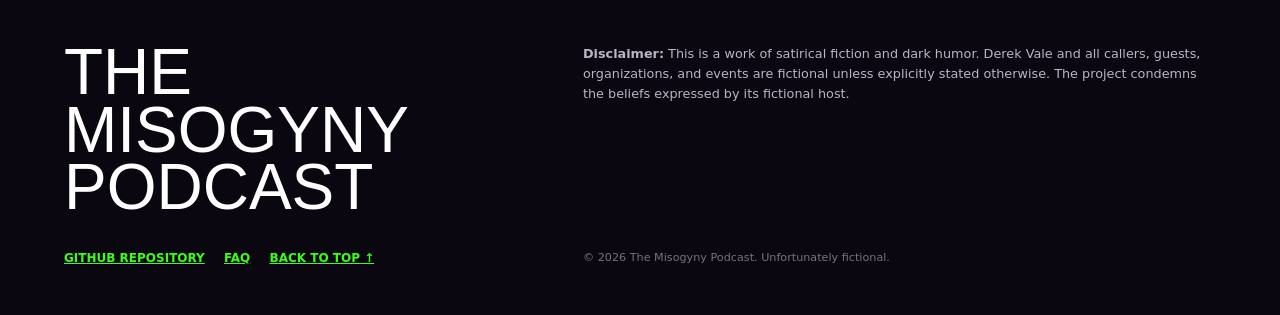
<file: themes/purple/index.html>
<!doctype html>
<html lang="en">
<head>
  <meta charset="utf-8">
  <meta name="viewport" content="width=device-width, initial-scale=1">
  <meta name="description" content="The official fictional home of The Misogyny Podcast, hosted by Derek Vale.">
  <meta name="theme-color" content="#8800ff">
  <title>The Misogyny Podcast — Derek Vale</title>
  <link rel="stylesheet" href="styles.css">
</head>
<body>
  <a class="skip-link" href="#main">Skip to content</a>

  <div class="fiction-notice" role="note">
    <strong>Satirical fiction.</strong> Derek Vale is a fictional character. His views are intentionally hateful and do not represent the author.
  </div>

  <header class="site-header">
    <a class="brand" href="#top" aria-label="The Misogyny Podcast home">
      <span class="brand-mark" aria-hidden="true">
        <span class="mic-capsule"></span>
        <span class="mic-stem"></span>
      </span>
      <span class="brand-copy">
        <span class="brand-the">The</span>
        <span class="brand-name">Misogyny Podcast</span>
      </span>
    </a>

    <nav class="site-nav" aria-label="Primary navigation">
      <a href="#episodes">Episodes</a>
      <a href="#host">The Host</a>
      <a href="#warning">Warning</a>
      <a class="nav-call" href="https://github.com/monapdx/The-Misogyny-Podcast/issues/new/choose">Call In</a>
    </nav>
  </header>

  <main id="main">
    <section class="hero" id="top">
      <div class="hero-copy">
        <p class="eyebrow">Independent broadcasting for men who are tired of being lectured</p>
        <h1>THE CONVERSATION<br><span>NOBODY ASKED FOR.</span></h1>
        <p class="hero-intro">Sex. Power. Family. The natural order. Derek Vale says what millions of men have supposedly been thinking quietly for years.</p>

        <div class="hero-actions">
          <a class="button button-primary" href="#episodes">Read the episodes <span aria-hidden="true">↓</span></a>
          <a class="button button-secondary" href="https://github.com/monapdx/The-Misogyny-Podcast/issues/new/choose">Leave a voicemail <span aria-hidden="true">↗</span></a>
        </div>

        <div class="live-strip" aria-label="Now broadcasting">
          <span class="live-badge"><span class="live-dot"></span> On air</span>
          <span class="now-playing">Derek is currently misunderstanding basic biology</span>
          <span class="equalizer" aria-hidden="true"><i></i><i></i><i></i><i></i><i></i></span>
        </div>
      </div>

      <aside class="hero-card" aria-label="Featured episode">
        <div class="hero-card-topline">
          <span>Featured broadcast</span>
          <span>EP. 08</span>
        </div>
        <div class="hero-card-art" aria-hidden="true">
          <span class="signal signal-one"></span>
          <span class="signal signal-two"></span>
          <span class="signal signal-three"></span>
          <span class="giant-mic"><span></span></span>
        </div>
        <h2>Everything You Think You Know About Sex Is Wrong</h2>
        <p>Derek removes nuance from anatomy, marriage, consent, and several centuries of human thought.</p>
        <a href="./episodes/episode-8.md">Read Episode 8 <span aria-hidden="true">→</span></a>
      </aside>
    </section>

    <div class="ticker" aria-hidden="true">
      <div class="ticker-track">
        <span>FACTS DON'T CARE ABOUT YOUR FEELINGS</span><b>✦</b>
        <span>DISCOMFORT IS NOT HARM</span><b>✦</b>
        <span>APPARENTLY A PODCAST</span><b>✦</b>
        <span>FACTS DON'T CARE ABOUT YOUR FEELINGS</span><b>✦</b>
        <span>DISCOMFORT IS NOT HARM</span><b>✦</b>
        <span>APPARENTLY A PODCAST</span><b>✦</b>
      </div>
    </div>

    <section class="section episodes-section" id="episodes">
      <div class="section-heading">
        <div>
          <p class="section-kicker">The complete archive</p>
          <h2>EPISODES</h2>
        </div>
        <!-- EPISODE_COUNT_START -->
        <p>Ten broadcasts. No corrections.<br>Several claims under review.</p>
<!-- EPISODE_COUNT_END -->
      </div>

      <!-- EPISODES_GRID_START -->
      <div class="episode-grid">
        <a class="episode-card" href="./episodes/episode-1.md">
          <span class="episode-number">01</span>
          <span class="episode-type">broadcast</span>
          <h3>Men and Women Are Not the Same</h3>
          <span class="episode-link">Read transcript →</span>
        </a>

        <a class="episode-card accent-cyan" href="./episodes/episode-2.md">
          <span class="episode-number">02</span>
          <span class="episode-type">podcast</span>
          <h3>Sanctity of Marriage &amp; Motherhood</h3>
          <span class="episode-link">Read transcript →</span>
        </a>

        <a class="episode-card accent-lime" href="./episodes/episode-3.md">
          <span class="episode-number">03</span>
          <span class="episode-type">interview</span>
          <h3>Gary’s Dilemma</h3>
          <span class="episode-link">Read transcript →</span>
        </a>

        <a class="episode-card" href="./episodes/episode-4.md">
          <span class="episode-number">04</span>
          <span class="episode-type">broadcast</span>
          <h3>Homosexuality is a Mental Illness</h3>
          <span class="episode-link">Read transcript →</span>
        </a>

        <a class="episode-card accent-lime" href="./episodes/episode-5.md">
          <span class="episode-number">05</span>
          <span class="episode-type">broadcast</span>
          <h3>Rape is a Liberal Lie</h3>
          <span class="episode-link">Read transcript →</span>
        </a>

        <a class="episode-card accent-cyan" href="./episodes/episode-6.md">
          <span class="episode-number">06</span>
          <span class="episode-type">broadcast</span>
          <h3>A Case Against the Clitoris</h3>
          <span class="episode-link">Read transcript →</span>
        </a>

        <a class="episode-card" href="./episodes/episode-7.md">
          <span class="episode-number">07</span>
          <span class="episode-type">interview</span>
          <h3>A Real-life Story of Feminine Restoration</h3>
          <span class="episode-link">Read transcript →</span>
        </a>

        <a class="episode-card accent-cyan" href="./episodes/episode-8.md">
          <span class="episode-number">08</span>
          <span class="episode-type">broadcast</span>
          <h3>Everything You Think You Know About Sex is Wrong</h3>
          <span class="episode-link">Read transcript →</span>
        </a>

        <a class="episode-card accent-lime" href="./episodes/episode-9.md">
          <span class="episode-number">09</span>
          <span class="episode-type">broadcast</span>
          <h3>Women in the Military</h3>
          <span class="episode-link">Read transcript →</span>
        </a>

        <a class="episode-card" href="./episodes/episode-10.md">
          <span class="episode-number">10</span>
          <span class="episode-type">broadcast</span>
          <h3>Why Our Country Needs a Mandatory Surrogacy Draft</h3>
          <span class="episode-link">Read transcript →</span>
        </a>
      </div>
<!-- EPISODES_GRID_END -->
    </section>

    <section class="host-section" id="host">
      <div class="host-label">
        <span>Meet your host</span>
        <strong>DEREK<br>VALE</strong>
      </div>

      <div class="host-message">
        <p class="section-kicker">A message from the host</p>
        <blockquote>“I’m just a man willing to examine sex, power, family, and the natural order without apologizing every time reality hurts someone’s feelings.”</blockquote>
        <p>My name is <strong>Derek Vale</strong>, and I created <em>The Misogyny Podcast</em> because somebody had to say out loud what millions of men have been thinking quietly for years. I’m not a politician, an academic, or one of the credentialed cowards paid to make simple truths sound complicated.</p>
        <p>This show is for men who are tired of being lectured, women courageous enough to listen, and anyone willing to question the increasingly fragile mythology of equality.</p>
        <a class="text-link" href="./FAQ.md">Read the frequently avoided questions →</a>
      </div>
    </section>

    <section class="warning-section" id="warning">
      <div class="warning-heading">
        <span class="warning-icon" aria-hidden="true">!</span>
        <div>
          <p>Advance notice for the fragile</p>
          <h2>CONTENT WARNING</h2>
        </div>
      </div>
      <p>Apparently, some listeners require advance notice before encountering ideas that make them uncomfortable, so here it is: this program contains <strong>explicit misogyny, sexual language, dehumanization, reproductive coercion, forced pregnancy, sexual violence, homophobia, references to childbirth and death</strong>, and opinions about women delivered without the usual apologies, euphemisms, or permission slips.</p>
      <p>If any of that sounds “harmful” or “triggering” to you, exercise whatever remains of your personal agency and stop listening—though I suspect your outrage will keep you here.</p>
    </section>

    <section class="callin-section" id="call-in">
      <div class="callin-intro">
        <p class="section-kicker">The lines are open</p>
        <h2>CALL DEREK.<br>YOU KNOW YOU WANT TO.</h2>
        <p>Send praise, challenge a claim, leave an angry voicemail, ask for questionable advice, or pitch yourself as a future guest.</p>
      </div>

      <div class="callin-grid">
        <a href="https://github.com/monapdx/The-Misogyny-Podcast/issues/new?template=angry-voicemail.yml">
          <span>01</span><strong>Leave Hate Mail</strong><i>↗</i>
        </a>
        <a href="https://github.com/monapdx/The-Misogyny-Podcast/issues/new?template=challenge-a-claim.yml">
          <span>02</span><strong>Challenge a Claim</strong><i>↗</i>
        </a>
        <a href="https://github.com/monapdx/The-Misogyny-Podcast/issues/new?template=supporter-message.yml">
          <span>03</span><strong>Praise Derek</strong><i>↗</i>
        </a>
        <a href="https://github.com/monapdx/The-Misogyny-Podcast/issues/new?template=ask-derek.yml">
          <span>04</span><strong>Ask Derek Anything</strong><i>↗</i>
        </a>
        <a href="https://github.com/monapdx/The-Misogyny-Podcast/issues/new?template=pitch-yourself.yml">
          <span>05</span><strong>Pitch a Guest</strong><i>↗</i>
        </a>
      </div>
    </section>
  </main>

  <footer class="site-footer">
    <div class="footer-brand">THE MISOGYNY PODCAST</div>
    <p><strong>Disclaimer:</strong> This is a work of satirical fiction and dark humor. Derek Vale and all callers, guests, organizations, and events are fictional unless explicitly stated otherwise. The project condemns the beliefs expressed by its fictional host.</p>
    <div class="footer-links">
      <a href="https://github.com/monapdx/The-Misogyny-Podcast">GitHub Repository</a>
      <a href="./FAQ.md">FAQ</a>
      <a href="#top">Back to top ↑</a>
    </div>
    <small>© 2026 The Misogyny Podcast. Unfortunately fictional.</small>
  </footer>
</body>
</html>
</file>
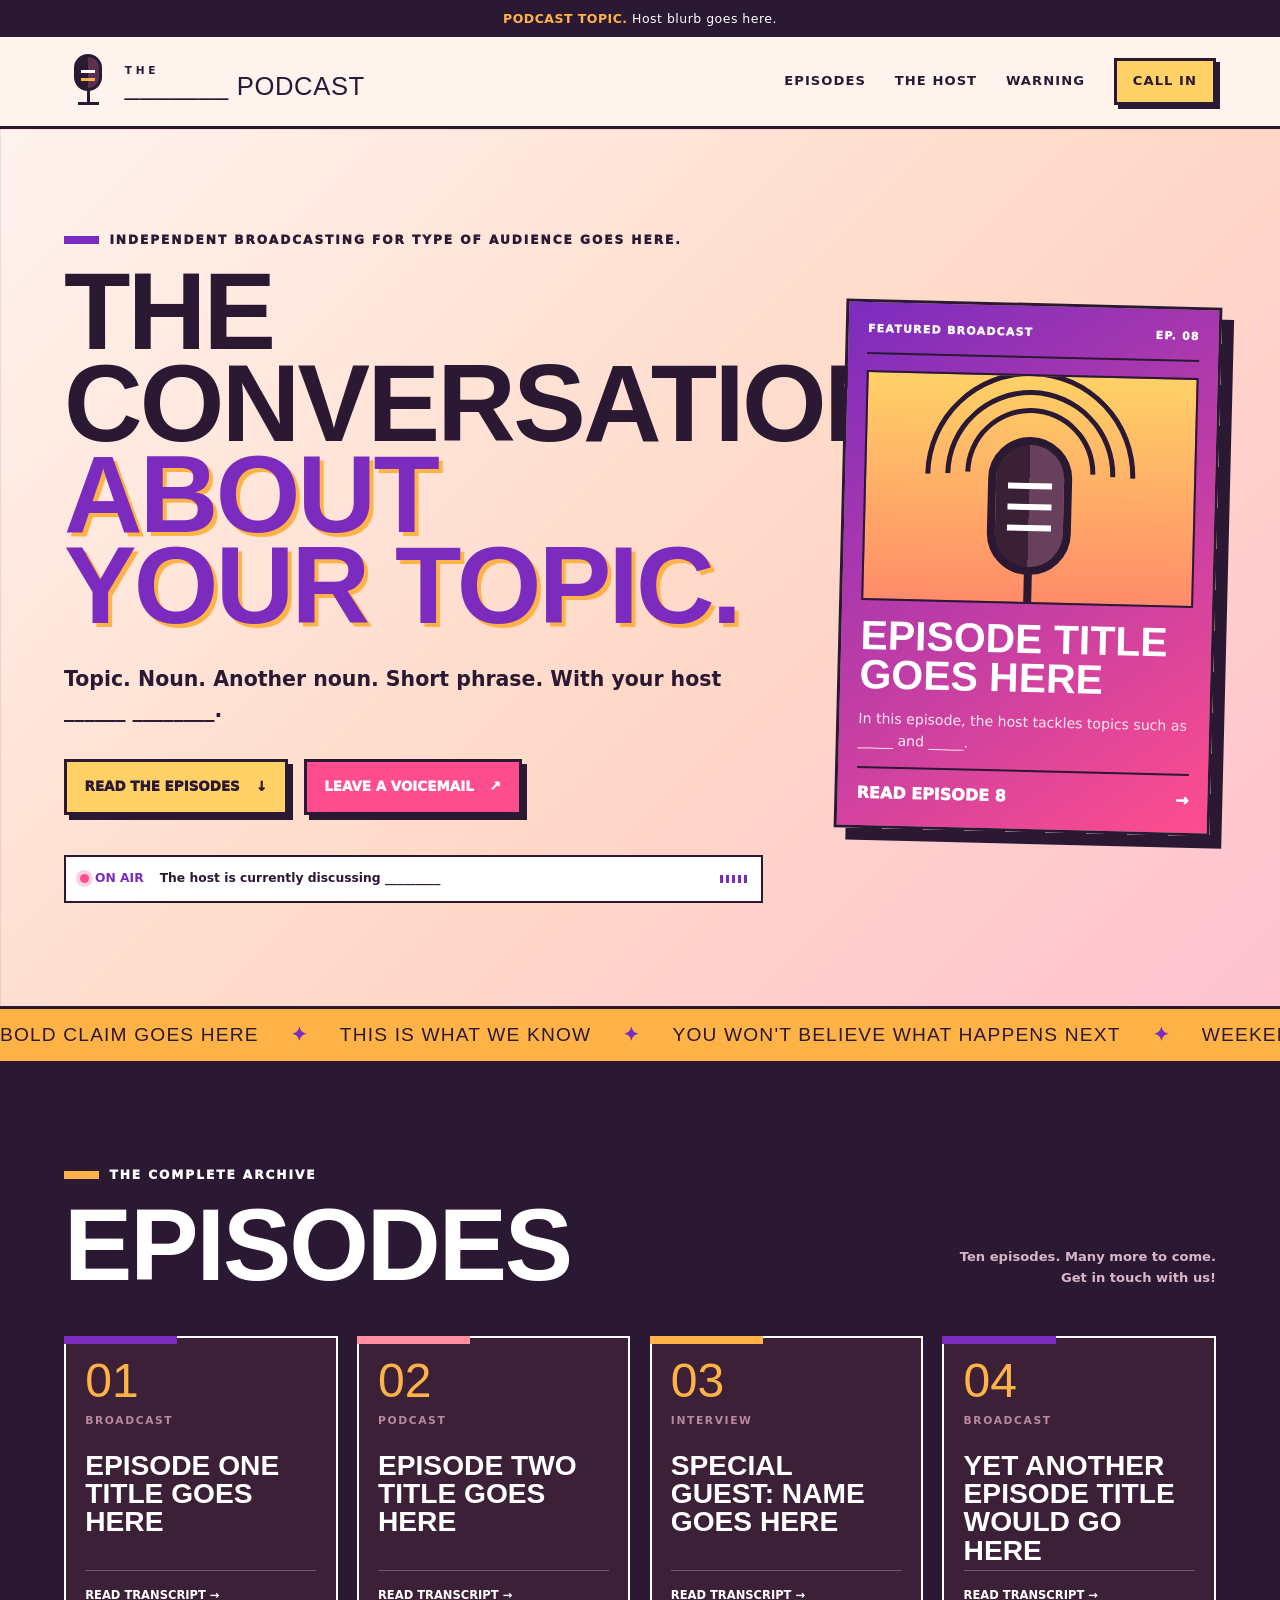
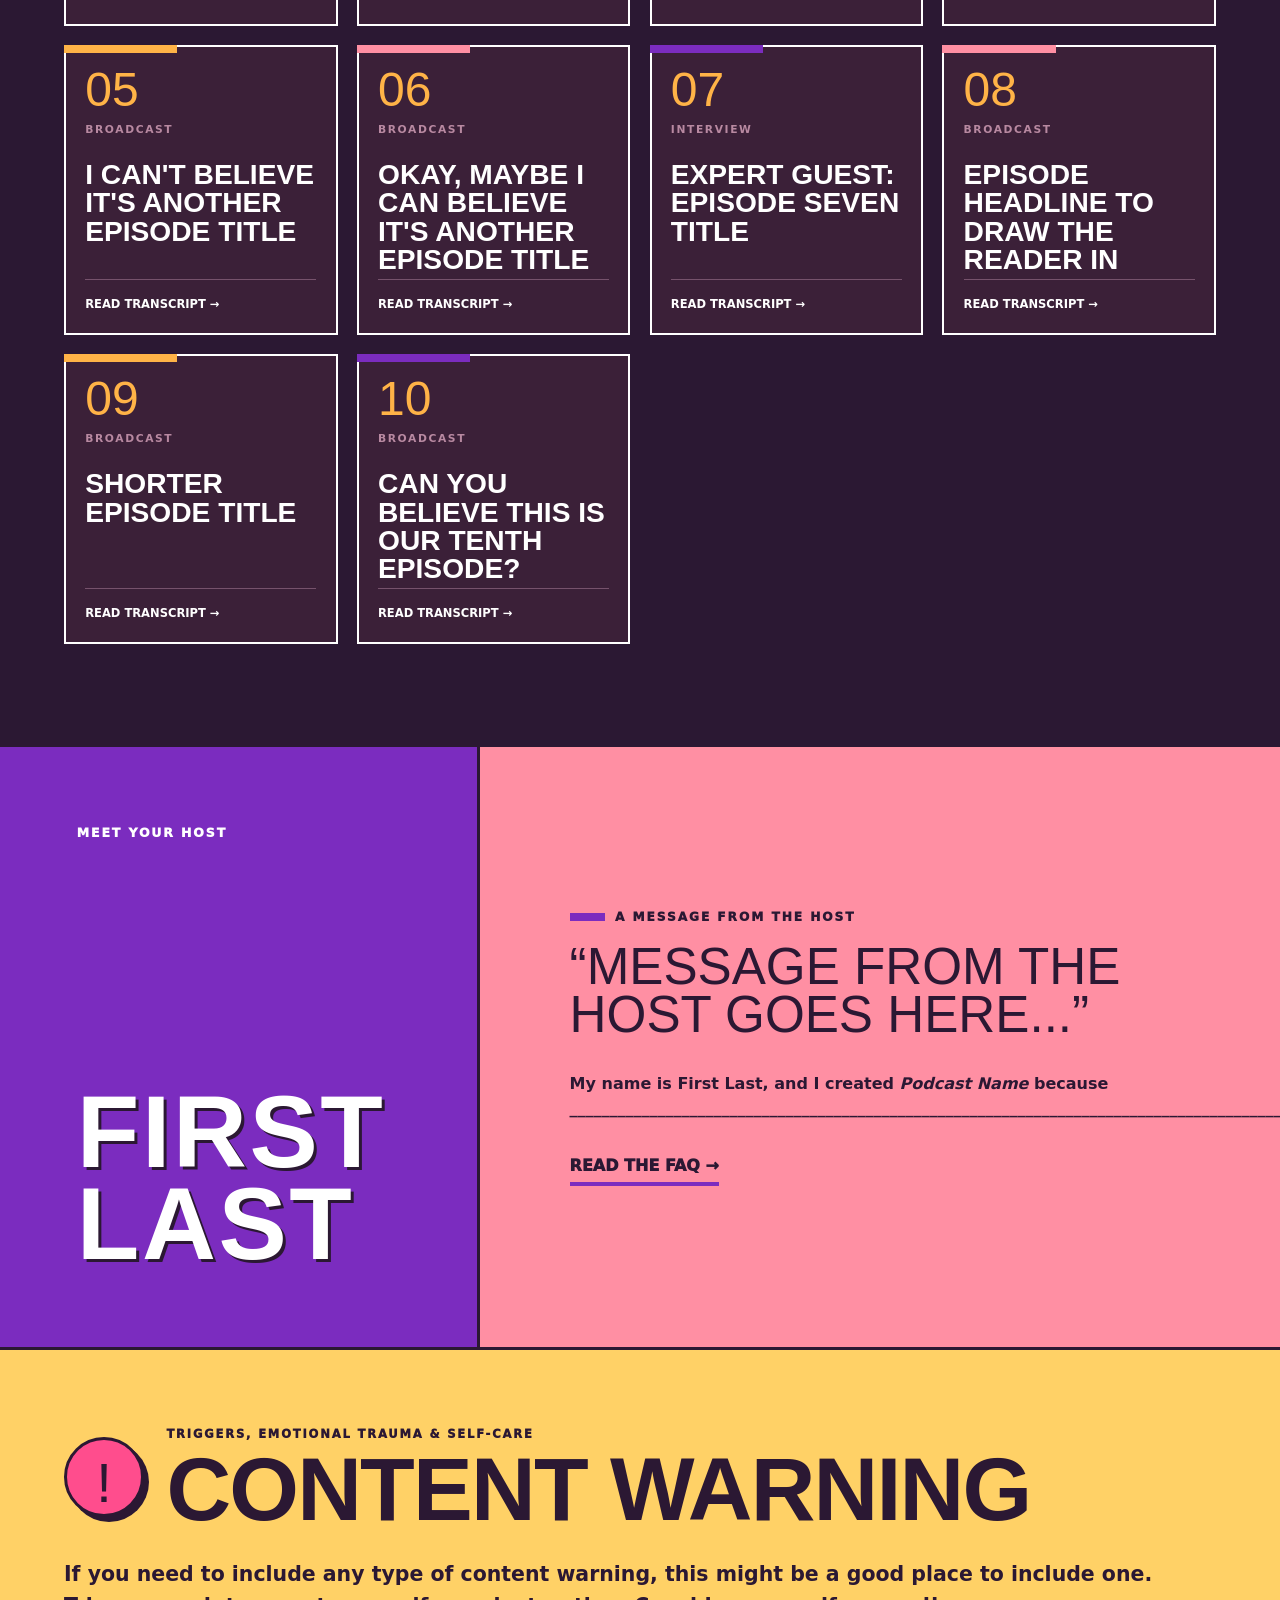
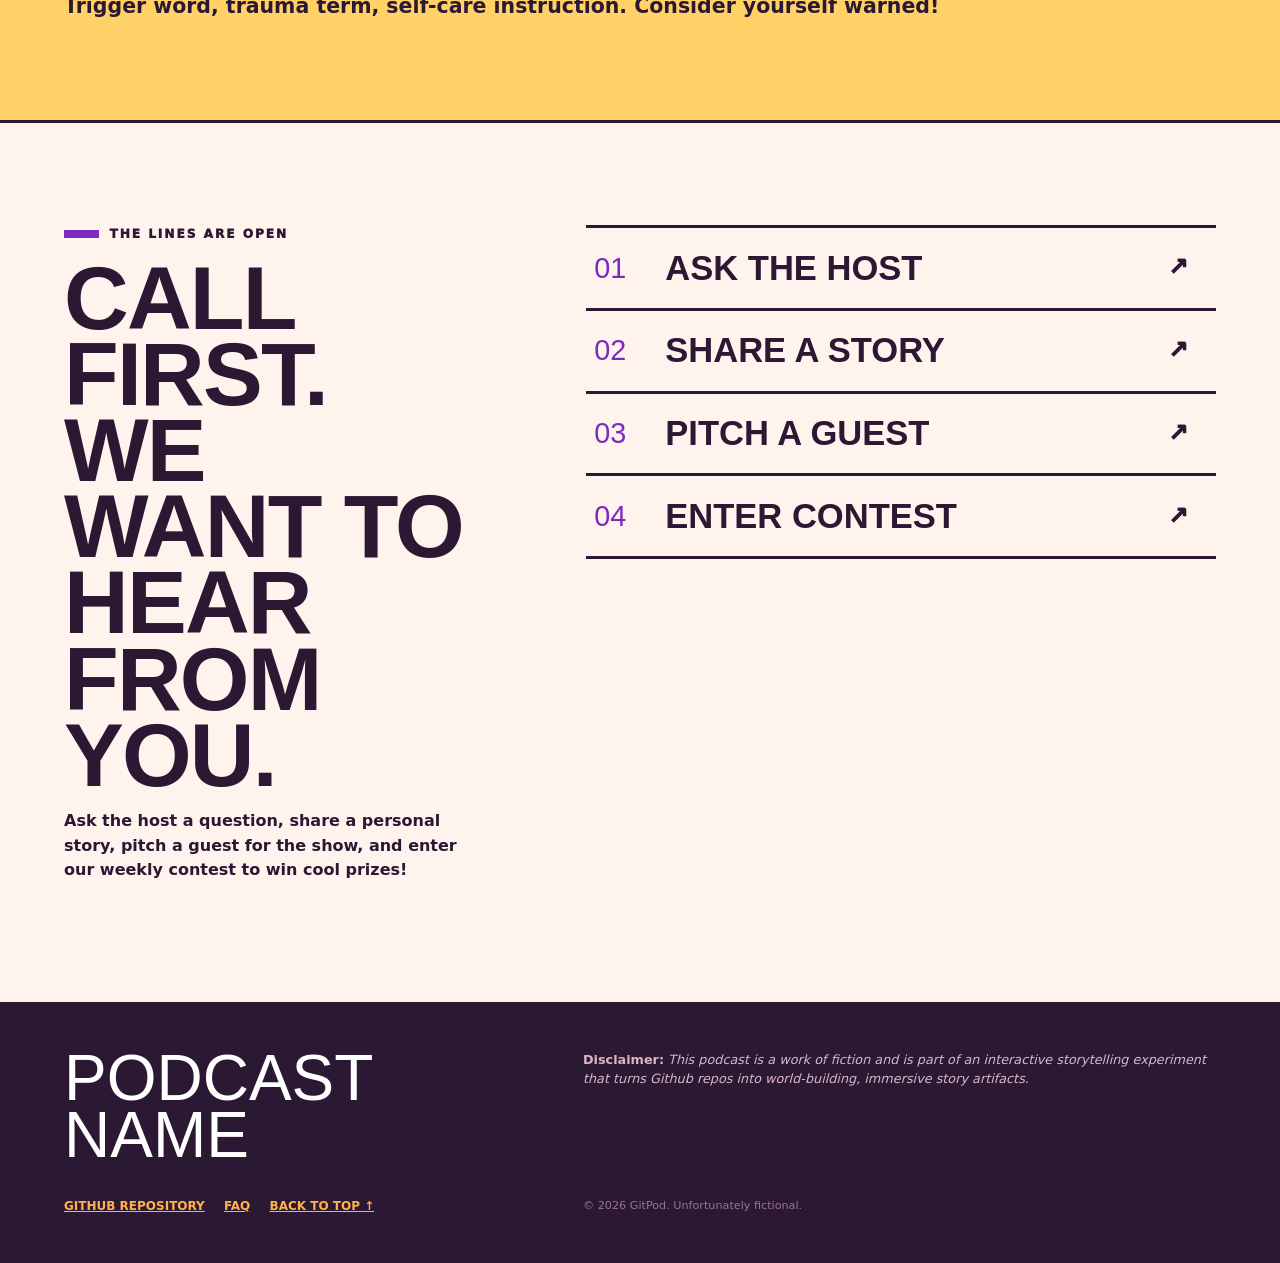
<file: themes/sunset/index.html>
<!doctype html>
<html lang="en">
<head>
  <meta charset="utf-8">
  <meta name="viewport" content="width=device-width, initial-scale=1">
  <meta name="description" content="">
  <meta name="theme-color" content="#8800ff">
  <title>GitPod — Name of Show</title>
  <link rel="stylesheet" href="sunset.css">
</head>
<body>
  <a class="skip-link" href="#main">Skip to content</a>

  <div class="fiction-notice" role="note">
    <strong>PODCAST TOPIC.</strong> Host blurb goes here.
  </div>

  <header class="site-header">
    <a class="brand" href="#top" aria-label="Name of Podcast">
      <span class="brand-mark" aria-hidden="true">
        <span class="mic-capsule"></span>
        <span class="mic-stem"></span>
      </span>
      <span class="brand-copy">
        <span class="brand-the">The</span>
        <span class="brand-name">_______ Podcast</span>
      </span>
    </a>

    <nav class="site-nav" aria-label="Primary navigation">
      <a href="#episodes">Episodes</a>
      <a href="#host">The Host</a>
      <a href="#warning">Warning</a>
      <a class="nav-call" href="https://github.com/monapdx/GitPod/issues/new/choose">Call In</a>
    </nav>
  </header>

  <main id="main">
    <section class="hero" id="top">
      <div class="hero-copy">
        <p class="eyebrow">Independent broadcasting for type of audience goes here.</p>
        <h1>THE CONVERSATION<br><span>ABOUT YOUR TOPIC.</span></h1>
        <p class="hero-intro">Topic. Noun. Another noun. Short phrase. With your host ______  ________.</p>

        <div class="hero-actions">
          <a class="button button-primary" href="#episodes">Read the episodes <span aria-hidden="true">↓</span></a>
          <a class="button button-secondary" href="https://github.com/monapdx/GitPod/issues/new/choose">Leave a voicemail <span aria-hidden="true">↗</span></a>
        </div>

        <div class="live-strip" aria-label="Now broadcasting">
          <span class="live-badge"><span class="live-dot"></span> On air</span>
          <span class="now-playing">The host is currently discussing _________</span>
          <span class="equalizer" aria-hidden="true"><i></i><i></i><i></i><i></i><i></i></span>
        </div>
      </div>

      <aside class="hero-card" aria-label="Featured episode">
        <div class="hero-card-topline">
          <span>Featured broadcast</span>
          <span>EP. 08</span>
        </div>
        <div class="hero-card-art" aria-hidden="true">
          <span class="signal signal-one"></span>
          <span class="signal signal-two"></span>
          <span class="signal signal-three"></span>
          <span class="giant-mic"><span></span></span>
        </div>
        <h2>EPISODE TITLE GOES HERE</h2>
        <p>In this episode, the host tackles topics such as _____ and _____.</p>
        <a href="./episodes/episode-8.md">Read Episode 8 <span aria-hidden="true">→</span></a>
      </aside>
    </section>

    <div class="ticker" aria-hidden="true">
      <div class="ticker-track">
        <span>BOLD CLAIM GOES HERE</span><b>✦</b>
        <span>THIS IS WHAT WE KNOW</span><b>✦</b>
        <span>YOU WON'T BELIEVE WHAT HAPPENS NEXT</span><b>✦</b>
        <span>WEEKENDS ON SAT AT 10PM PST</span><b>✦</b>
        <span>ON AIR LIVE FROM CITY, STATE</span><b>✦</b>
        <span>THANK YOU TO OUR SPONSORS</span><b>✦</b>
      </div>
    </div>

    <section class="section episodes-section" id="episodes">
      <div class="section-heading">
        <div>
          <p class="section-kicker">The complete archive</p>
          <h2>EPISODES</h2>
        </div>
        <!-- EPISODE_COUNT_START -->
        <p>Ten episodes. Many more to come.<br>Get in touch with us!</p>
<!-- EPISODE_COUNT_END -->
      </div>

      <!-- EPISODES_GRID_START -->
      <div class="episode-grid">
        <a class="episode-card" href="./episodes/episode-1.md">
          <span class="episode-number">01</span>
          <span class="episode-type">broadcast</span>
          <h3>EPISODE ONE TITLE GOES HERE</h3>
          <span class="episode-link">Read transcript →</span>
        </a>

        <a class="episode-card accent-cyan" href="./episodes/episode-2.md">
          <span class="episode-number">02</span>
          <span class="episode-type">podcast</span>
          <h3>EPISODE TWO TITLE GOES HERE</h3>
          <span class="episode-link">Read transcript →</span>
        </a>

        <a class="episode-card accent-lime" href="./episodes/episode-3.md">
          <span class="episode-number">03</span>
          <span class="episode-type">interview</span>
          <h3>SPECIAL GUEST: NAME GOES HERE</h3>
          <span class="episode-link">Read transcript →</span>
        </a>

        <a class="episode-card" href="./episodes/episode-4.md">
          <span class="episode-number">04</span>
          <span class="episode-type">broadcast</span>
          <h3>YET ANOTHER EPISODE TITLE WOULD GO HERE</h3>
          <span class="episode-link">Read transcript →</span>
        </a>

        <a class="episode-card accent-lime" href="./episodes/episode-5.md">
          <span class="episode-number">05</span>
          <span class="episode-type">broadcast</span>
          <h3>I CAN'T BELIEVE IT'S ANOTHER EPISODE TITLE</h3>
          <span class="episode-link">Read transcript →</span>
        </a>

        <a class="episode-card accent-cyan" href="./episodes/episode-6.md">
          <span class="episode-number">06</span>
          <span class="episode-type">broadcast</span>
          <h3>OKAY, MAYBE I CAN BELIEVE IT'S ANOTHER EPISODE TITLE</h3>
          <span class="episode-link">Read transcript →</span>
        </a>

        <a class="episode-card" href="./episodes/episode-7.md">
          <span class="episode-number">07</span>
          <span class="episode-type">interview</span>
          <h3>EXPERT GUEST: EPISODE SEVEN TITLE</h3>
          <span class="episode-link">Read transcript →</span>
        </a>

        <a class="episode-card accent-cyan" href="./episodes/episode-8.md">
          <span class="episode-number">08</span>
          <span class="episode-type">broadcast</span>
          <h3>EPISODE HEADLINE TO DRAW THE READER IN</h3>
          <span class="episode-link">Read transcript →</span>
        </a>

        <a class="episode-card accent-lime" href="./episodes/episode-9.md">
          <span class="episode-number">09</span>
          <span class="episode-type">broadcast</span>
          <h3>SHORTER EPISODE TITLE</h3>
          <span class="episode-link">Read transcript →</span>
        </a>

        <a class="episode-card" href="./episodes/episode-10.md">
          <span class="episode-number">10</span>
          <span class="episode-type">broadcast</span>
          <h3>CAN YOU BELIEVE THIS IS OUR TENTH EPISODE?</h3>
          <span class="episode-link">Read transcript →</span>
        </a>
      </div>
<!-- EPISODES_GRID_END -->
    </section>

    <section class="host-section" id="host">
      <div class="host-label">
        <span>Meet your host</span>
        <strong>FIRST<br>LAST</strong>
      </div>

      <div class="host-message">
        <p class="section-kicker">A message from the host</p>
        <blockquote>“Message from the host goes here...”</blockquote>
        <p>My name is <strong>First Last</strong>, and I created <em>Podcast Name</em> because ___________________________________________________________________________________________________________________________________________________________</p>
        <a class="text-link" href="./FAQ.md">Read the FAQ →</a>
      </div>
    </section>

    <section class="warning-section" id="warning">
      <div class="warning-heading">
        <span class="warning-icon" aria-hidden="true">!</span>
        <div>
          <p>Triggers, emotional trauma & self-care</p>
          <h2>CONTENT WARNING</h2>
        </div>
      </div>
      <p>If you need to include any type of content warning, this might be a good place to include one. <strong>Trigger word, trauma term, self-care instruction.</strong> Consider yourself warned!</p>
    </section>

    <section class="callin-section" id="call-in">
      <div class="callin-intro">
        <p class="section-kicker">The lines are open</p>
        <h2>CALL FIRST.<br>WE WANT TO HEAR FROM YOU.</h2>
        <p>Ask the host a question, share a personal story, pitch a guest for the show, and enter our weekly contest to win cool prizes!</p>
      </div>

      <div class="callin-grid">
        <a href="https://github.com/monapdx/GitPod/issues/new?template=ask-host.yml">
          <span>01</span><strong>Ask the Host</strong><i>↗</i>
        </a>
        <a href="https://github.com/monapdx/GitPod/issues/new?template=share-story.yml">
          <span>02</span><strong>Share a Story</strong><i>↗</i>
        </a>
        <a href="https://github.com/monapdx/GitPod/issues/new?template=guest-pitch.yml">
          <span>03</span><strong>Pitch a Guest</strong><i>↗</i>
        </a>
        <a href="https://github.com/monapdx/GitPod/issues/new?template=enter-contest.yml">
          <span>04</span><strong>Enter Contest</strong><i>↗</i>
        </a>
      
      </div>
    </section>
  </main>

  <footer class="site-footer">
    <div class="footer-brand">PODCAST NAME</div>
    <p><strong>Disclaimer:</strong> <em>This podcast is a work of fiction and is part of an interactive storytelling experiment that turns Github repos into world-building, immersive story artifacts.</em></p>
    <div class="footer-links">
      <a href="https://github.com/monapdx/GitPod">GitHub Repository</a>
      <a href="./FAQ.md">FAQ</a>
      <a href="#top">Back to top ↑</a>
    </div>
    <small>© 2026 GitPod. Unfortunately fictional.</small>
  </footer>
</body>
</html>
</file>
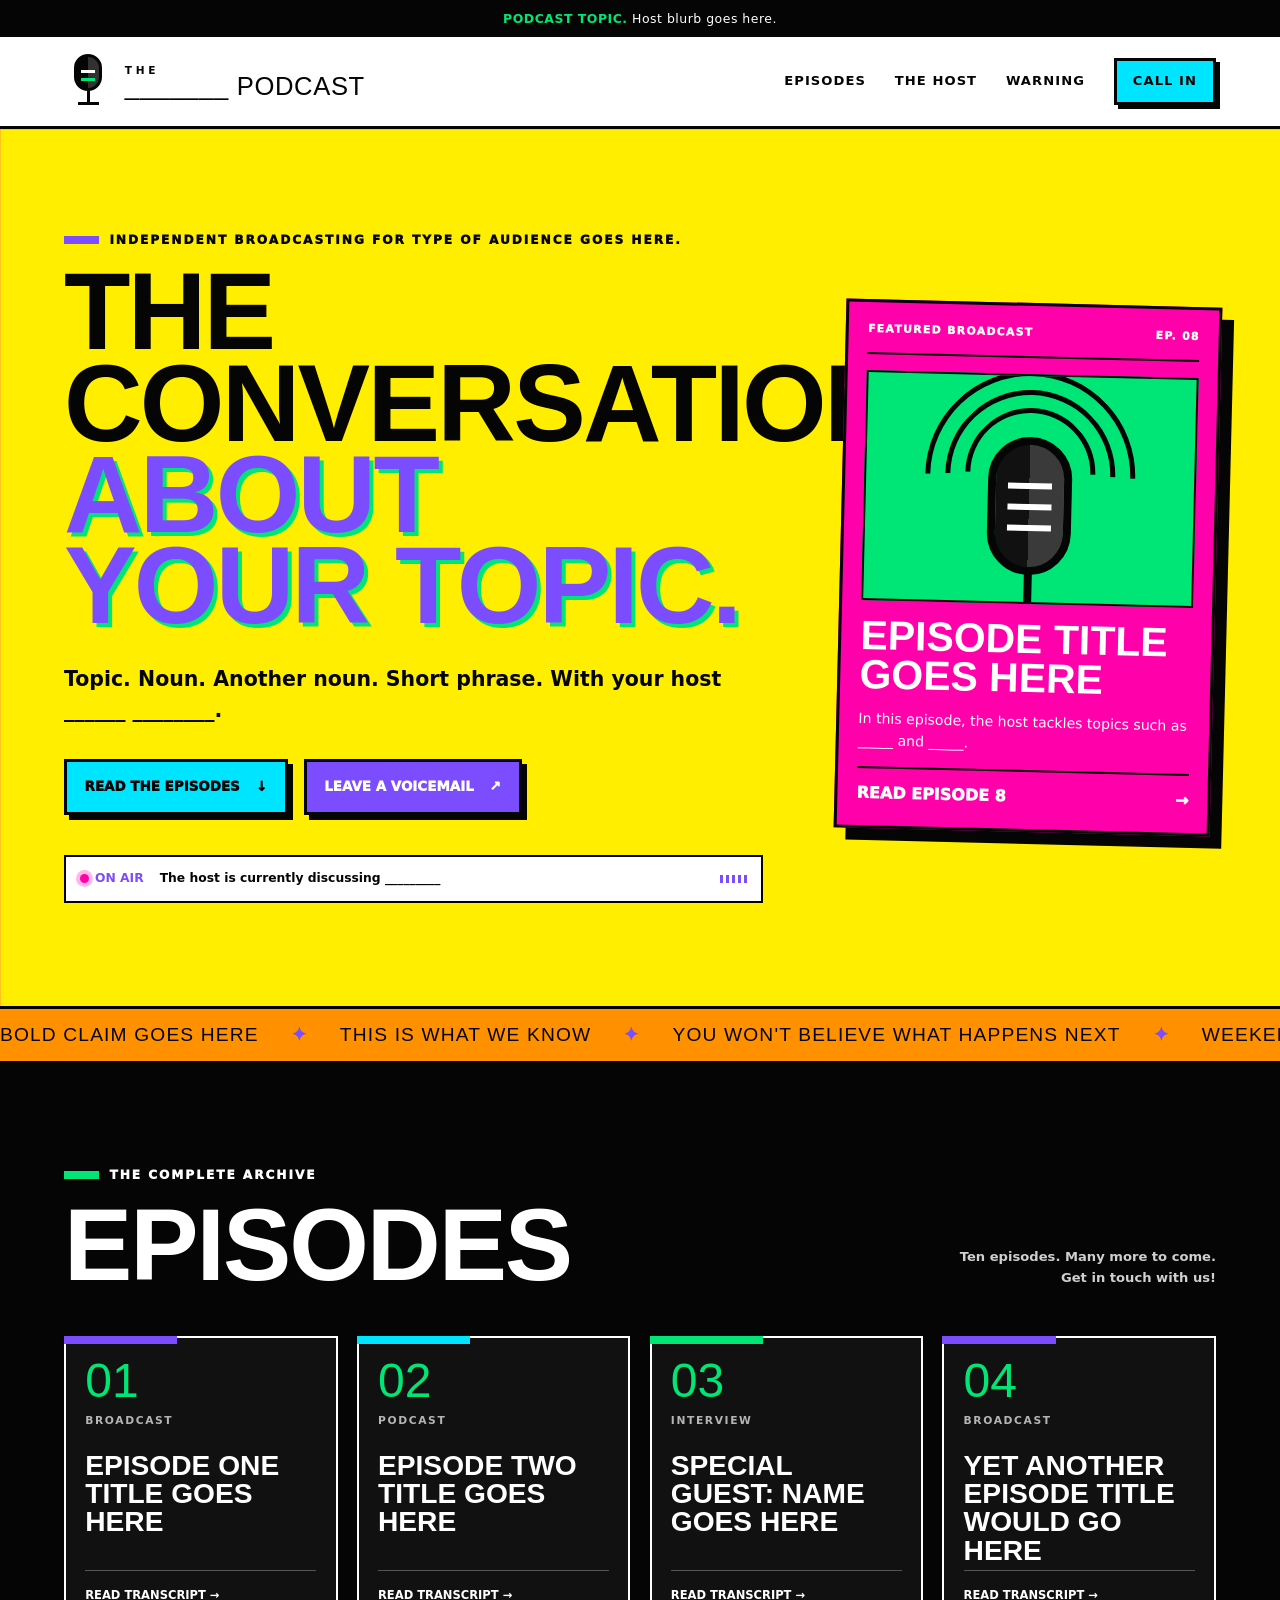
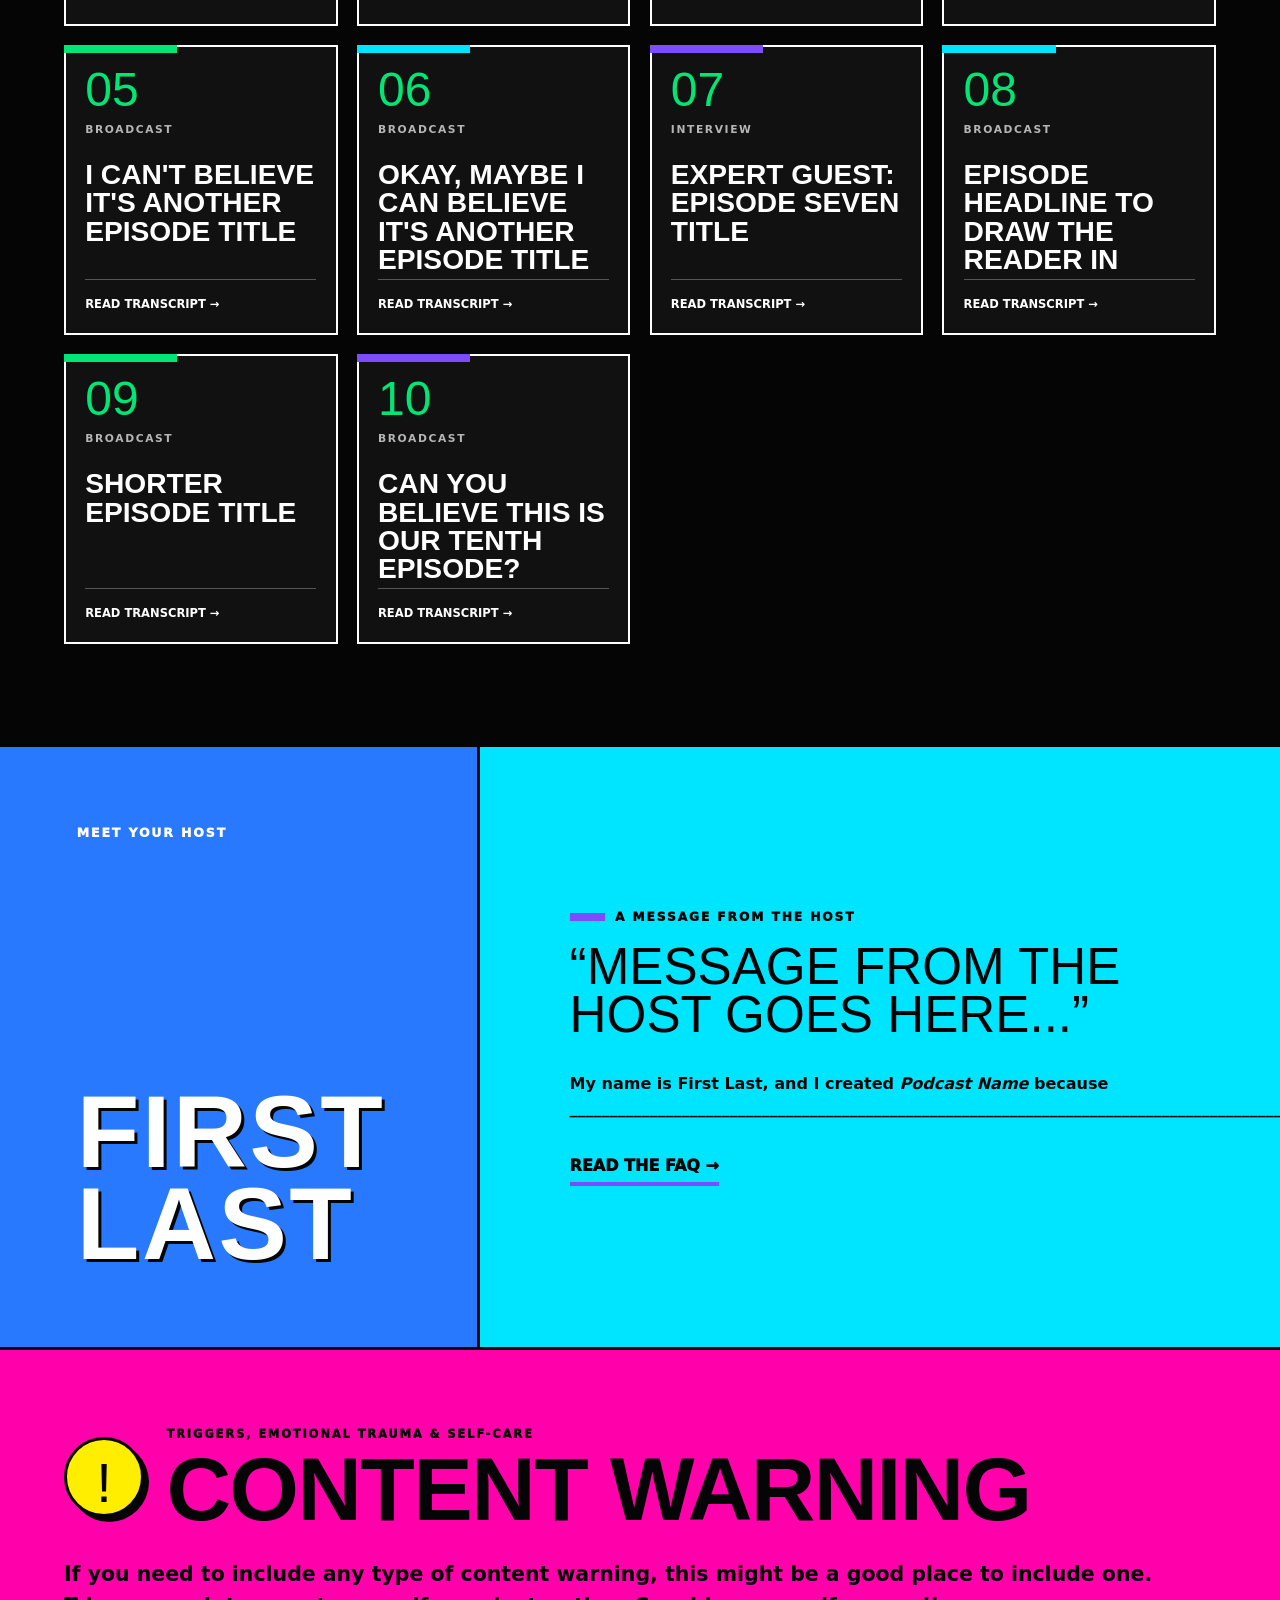
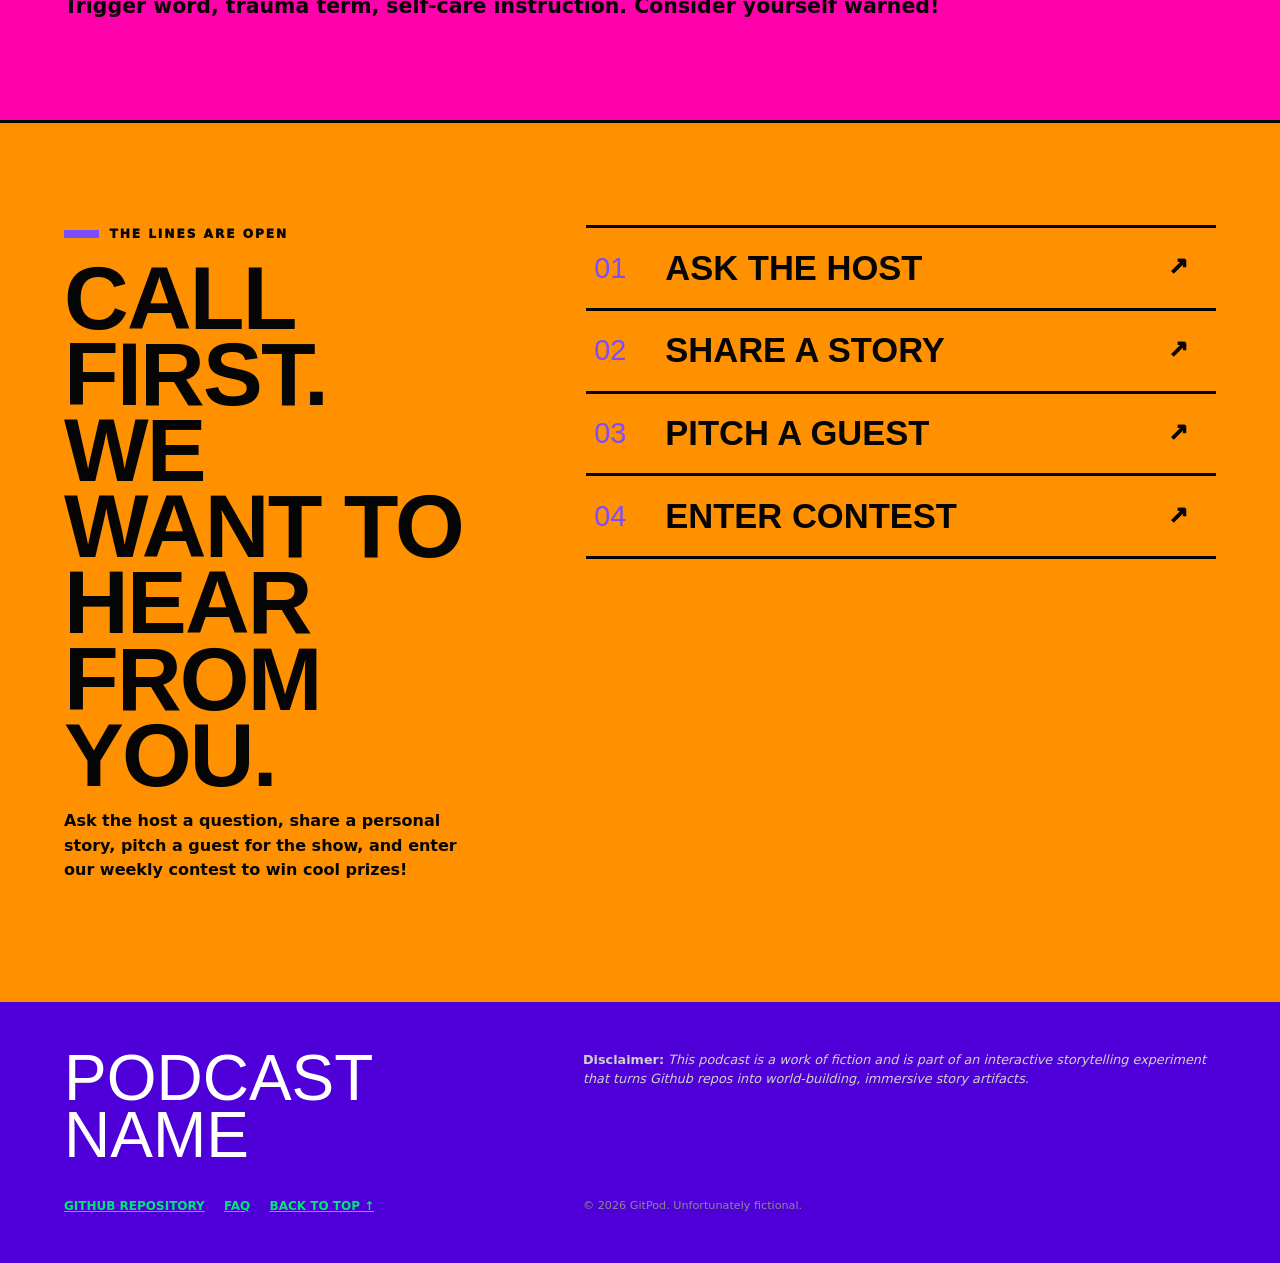
<file: themes/ultra-pop/index.html>
<!doctype html>
<html lang="en">
<head>
  <meta charset="utf-8">
  <meta name="viewport" content="width=device-width, initial-scale=1">
  <meta name="description" content="">
  <meta name="theme-color" content="#8800ff">
  <title>GitPod — Name of Show</title>
  <link rel="stylesheet" href="ultra-pop.css">
</head>
<body>
  <a class="skip-link" href="#main">Skip to content</a>

  <div class="fiction-notice" role="note">
    <strong>PODCAST TOPIC.</strong> Host blurb goes here.
  </div>

  <header class="site-header">
    <a class="brand" href="#top" aria-label="Name of Podcast">
      <span class="brand-mark" aria-hidden="true">
        <span class="mic-capsule"></span>
        <span class="mic-stem"></span>
      </span>
      <span class="brand-copy">
        <span class="brand-the">The</span>
        <span class="brand-name">_______ Podcast</span>
      </span>
    </a>

    <nav class="site-nav" aria-label="Primary navigation">
      <a href="#episodes">Episodes</a>
      <a href="#host">The Host</a>
      <a href="#warning">Warning</a>
      <a class="nav-call" href="https://github.com/monapdx/GitPod/issues/new/choose">Call In</a>
    </nav>
  </header>

  <main id="main">
    <section class="hero" id="top">
      <div class="hero-copy">
        <p class="eyebrow">Independent broadcasting for type of audience goes here.</p>
        <h1>THE CONVERSATION<br><span>ABOUT YOUR TOPIC.</span></h1>
        <p class="hero-intro">Topic. Noun. Another noun. Short phrase. With your host ______  ________.</p>

        <div class="hero-actions">
          <a class="button button-primary" href="#episodes">Read the episodes <span aria-hidden="true">↓</span></a>
          <a class="button button-secondary" href="https://github.com/monapdx/GitPod/issues/new/choose">Leave a voicemail <span aria-hidden="true">↗</span></a>
        </div>

        <div class="live-strip" aria-label="Now broadcasting">
          <span class="live-badge"><span class="live-dot"></span> On air</span>
          <span class="now-playing">The host is currently discussing _________</span>
          <span class="equalizer" aria-hidden="true"><i></i><i></i><i></i><i></i><i></i></span>
        </div>
      </div>

      <aside class="hero-card" aria-label="Featured episode">
        <div class="hero-card-topline">
          <span>Featured broadcast</span>
          <span>EP. 08</span>
        </div>
        <div class="hero-card-art" aria-hidden="true">
          <span class="signal signal-one"></span>
          <span class="signal signal-two"></span>
          <span class="signal signal-three"></span>
          <span class="giant-mic"><span></span></span>
        </div>
        <h2>EPISODE TITLE GOES HERE</h2>
        <p>In this episode, the host tackles topics such as _____ and _____.</p>
        <a href="./episodes/episode-8.md">Read Episode 8 <span aria-hidden="true">→</span></a>
      </aside>
    </section>

    <div class="ticker" aria-hidden="true">
      <div class="ticker-track">
        <span>BOLD CLAIM GOES HERE</span><b>✦</b>
        <span>THIS IS WHAT WE KNOW</span><b>✦</b>
        <span>YOU WON'T BELIEVE WHAT HAPPENS NEXT</span><b>✦</b>
        <span>WEEKENDS ON SAT AT 10PM PST</span><b>✦</b>
        <span>ON AIR LIVE FROM CITY, STATE</span><b>✦</b>
        <span>THANK YOU TO OUR SPONSORS</span><b>✦</b>
      </div>
    </div>

    <section class="section episodes-section" id="episodes">
      <div class="section-heading">
        <div>
          <p class="section-kicker">The complete archive</p>
          <h2>EPISODES</h2>
        </div>
        <!-- EPISODE_COUNT_START -->
        <p>Ten episodes. Many more to come.<br>Get in touch with us!</p>
<!-- EPISODE_COUNT_END -->
      </div>

      <!-- EPISODES_GRID_START -->
      <div class="episode-grid">
        <a class="episode-card" href="./episodes/episode-1.md">
          <span class="episode-number">01</span>
          <span class="episode-type">broadcast</span>
          <h3>EPISODE ONE TITLE GOES HERE</h3>
          <span class="episode-link">Read transcript →</span>
        </a>

        <a class="episode-card accent-cyan" href="./episodes/episode-2.md">
          <span class="episode-number">02</span>
          <span class="episode-type">podcast</span>
          <h3>EPISODE TWO TITLE GOES HERE</h3>
          <span class="episode-link">Read transcript →</span>
        </a>

        <a class="episode-card accent-lime" href="./episodes/episode-3.md">
          <span class="episode-number">03</span>
          <span class="episode-type">interview</span>
          <h3>SPECIAL GUEST: NAME GOES HERE</h3>
          <span class="episode-link">Read transcript →</span>
        </a>

        <a class="episode-card" href="./episodes/episode-4.md">
          <span class="episode-number">04</span>
          <span class="episode-type">broadcast</span>
          <h3>YET ANOTHER EPISODE TITLE WOULD GO HERE</h3>
          <span class="episode-link">Read transcript →</span>
        </a>

        <a class="episode-card accent-lime" href="./episodes/episode-5.md">
          <span class="episode-number">05</span>
          <span class="episode-type">broadcast</span>
          <h3>I CAN'T BELIEVE IT'S ANOTHER EPISODE TITLE</h3>
          <span class="episode-link">Read transcript →</span>
        </a>

        <a class="episode-card accent-cyan" href="./episodes/episode-6.md">
          <span class="episode-number">06</span>
          <span class="episode-type">broadcast</span>
          <h3>OKAY, MAYBE I CAN BELIEVE IT'S ANOTHER EPISODE TITLE</h3>
          <span class="episode-link">Read transcript →</span>
        </a>

        <a class="episode-card" href="./episodes/episode-7.md">
          <span class="episode-number">07</span>
          <span class="episode-type">interview</span>
          <h3>EXPERT GUEST: EPISODE SEVEN TITLE</h3>
          <span class="episode-link">Read transcript →</span>
        </a>

        <a class="episode-card accent-cyan" href="./episodes/episode-8.md">
          <span class="episode-number">08</span>
          <span class="episode-type">broadcast</span>
          <h3>EPISODE HEADLINE TO DRAW THE READER IN</h3>
          <span class="episode-link">Read transcript →</span>
        </a>

        <a class="episode-card accent-lime" href="./episodes/episode-9.md">
          <span class="episode-number">09</span>
          <span class="episode-type">broadcast</span>
          <h3>SHORTER EPISODE TITLE</h3>
          <span class="episode-link">Read transcript →</span>
        </a>

        <a class="episode-card" href="./episodes/episode-10.md">
          <span class="episode-number">10</span>
          <span class="episode-type">broadcast</span>
          <h3>CAN YOU BELIEVE THIS IS OUR TENTH EPISODE?</h3>
          <span class="episode-link">Read transcript →</span>
        </a>
      </div>
<!-- EPISODES_GRID_END -->
    </section>

    <section class="host-section" id="host">
      <div class="host-label">
        <span>Meet your host</span>
        <strong>FIRST<br>LAST</strong>
      </div>

      <div class="host-message">
        <p class="section-kicker">A message from the host</p>
        <blockquote>“Message from the host goes here...”</blockquote>
        <p>My name is <strong>First Last</strong>, and I created <em>Podcast Name</em> because ___________________________________________________________________________________________________________________________________________________________</p>
        <a class="text-link" href="./FAQ.md">Read the FAQ →</a>
      </div>
    </section>

    <section class="warning-section" id="warning">
      <div class="warning-heading">
        <span class="warning-icon" aria-hidden="true">!</span>
        <div>
          <p>Triggers, emotional trauma & self-care</p>
          <h2>CONTENT WARNING</h2>
        </div>
      </div>
      <p>If you need to include any type of content warning, this might be a good place to include one. <strong>Trigger word, trauma term, self-care instruction.</strong> Consider yourself warned!</p>
    </section>

    <section class="callin-section" id="call-in">
      <div class="callin-intro">
        <p class="section-kicker">The lines are open</p>
        <h2>CALL FIRST.<br>WE WANT TO HEAR FROM YOU.</h2>
        <p>Ask the host a question, share a personal story, pitch a guest for the show, and enter our weekly contest to win cool prizes!</p>
      </div>

      <div class="callin-grid">
        <a href="https://github.com/monapdx/GitPod/issues/new?template=ask-host.yml">
          <span>01</span><strong>Ask the Host</strong><i>↗</i>
        </a>
        <a href="https://github.com/monapdx/GitPod/issues/new?template=share-story.yml">
          <span>02</span><strong>Share a Story</strong><i>↗</i>
        </a>
        <a href="https://github.com/monapdx/GitPod/issues/new?template=guest-pitch.yml">
          <span>03</span><strong>Pitch a Guest</strong><i>↗</i>
        </a>
        <a href="https://github.com/monapdx/GitPod/issues/new?template=enter-contest.yml">
          <span>04</span><strong>Enter Contest</strong><i>↗</i>
        </a>
      
      </div>
    </section>
  </main>

  <footer class="site-footer">
    <div class="footer-brand">PODCAST NAME</div>
    <p><strong>Disclaimer:</strong> <em>This podcast is a work of fiction and is part of an interactive storytelling experiment that turns Github repos into world-building, immersive story artifacts.</em></p>
    <div class="footer-links">
      <a href="https://github.com/monapdx/GitPod">GitHub Repository</a>
      <a href="./FAQ.md">FAQ</a>
      <a href="#top">Back to top ↑</a>
    </div>
    <small>© 2026 GitPod. Unfortunately fictional.</small>
  </footer>
</body>
</html>
</file>
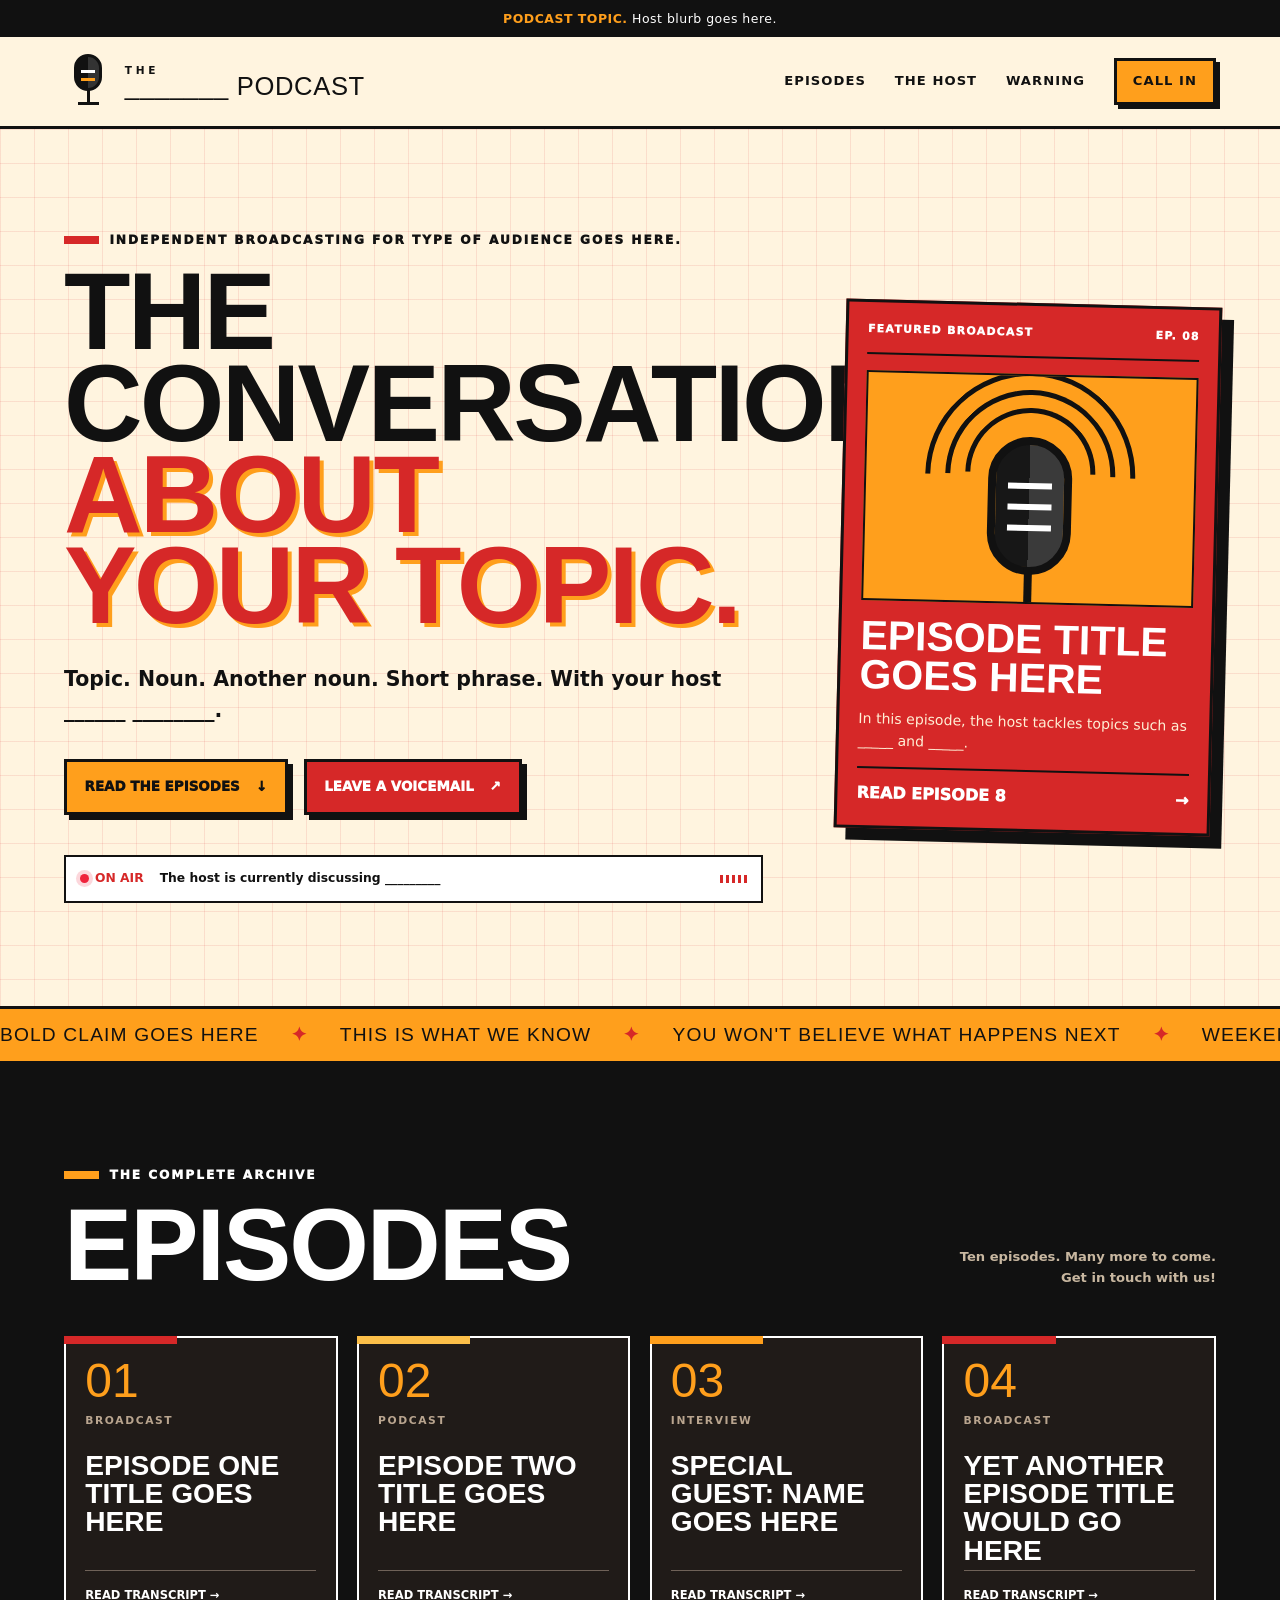
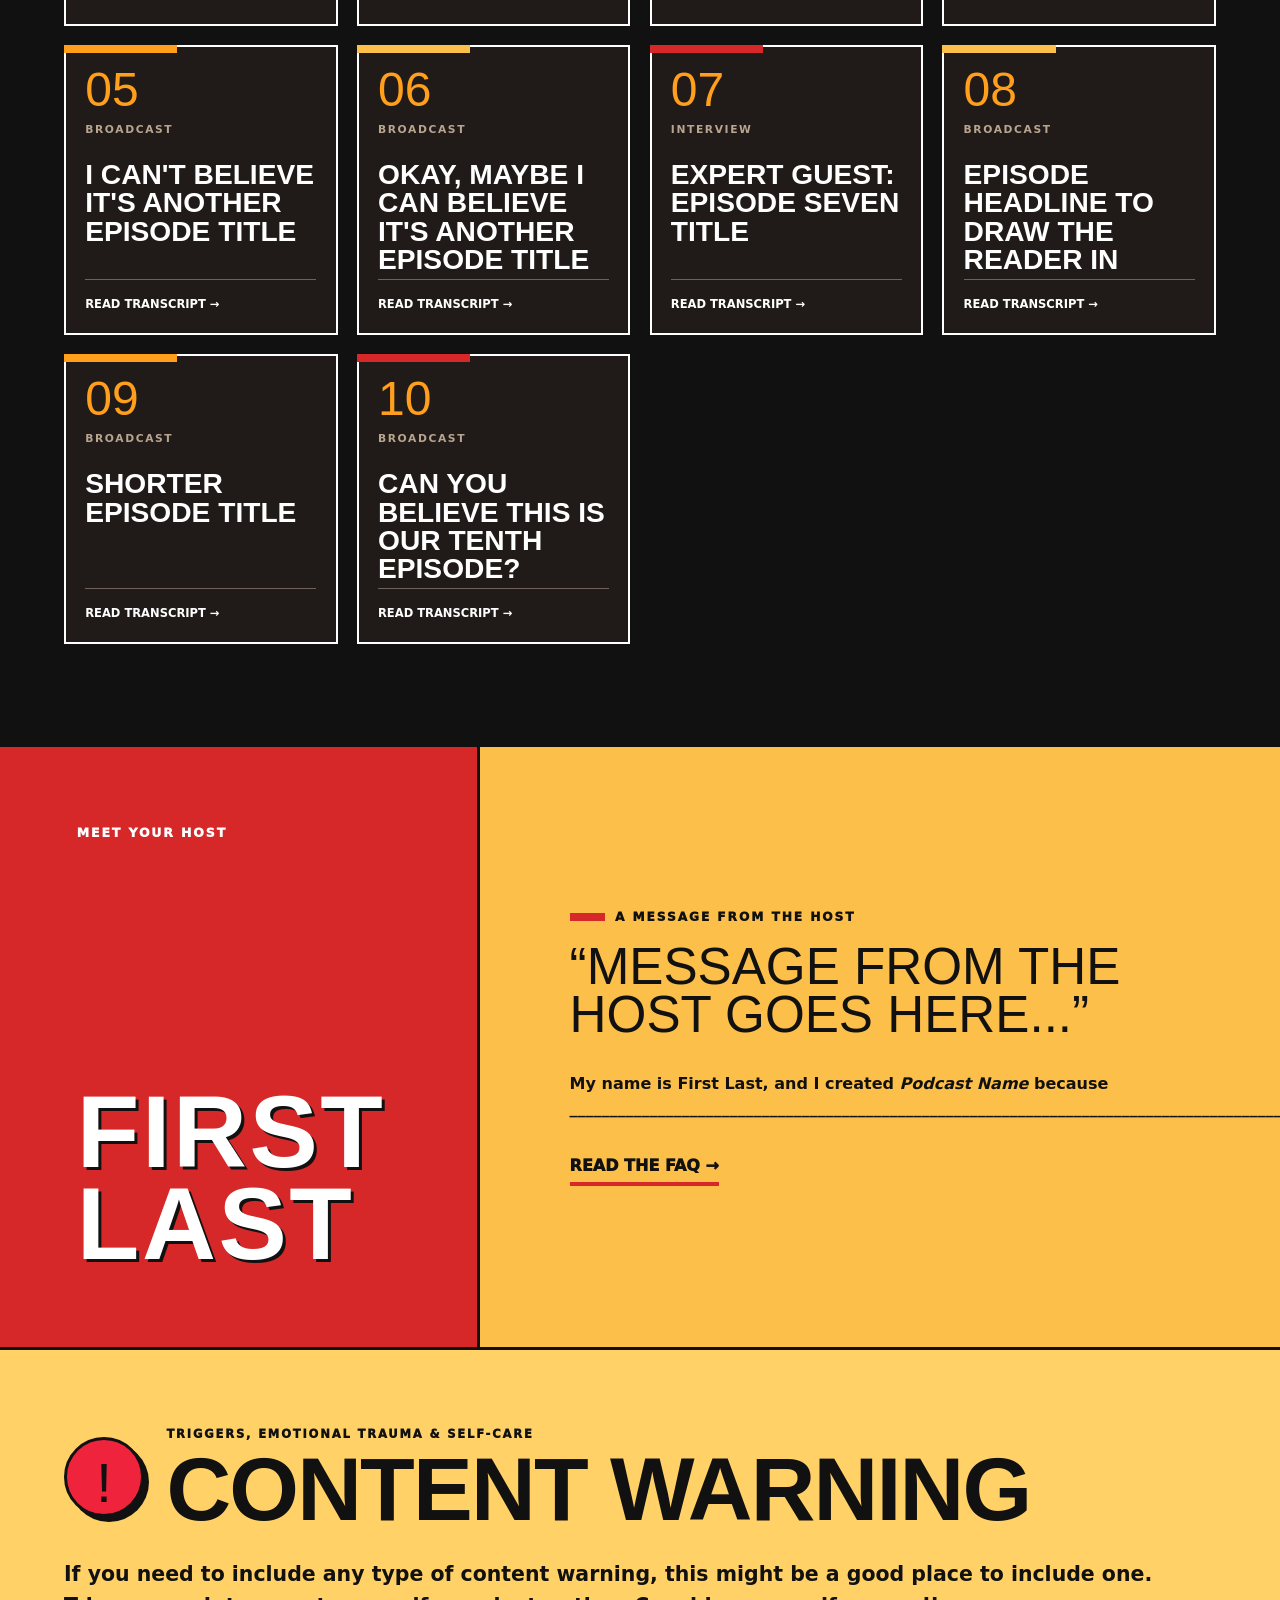
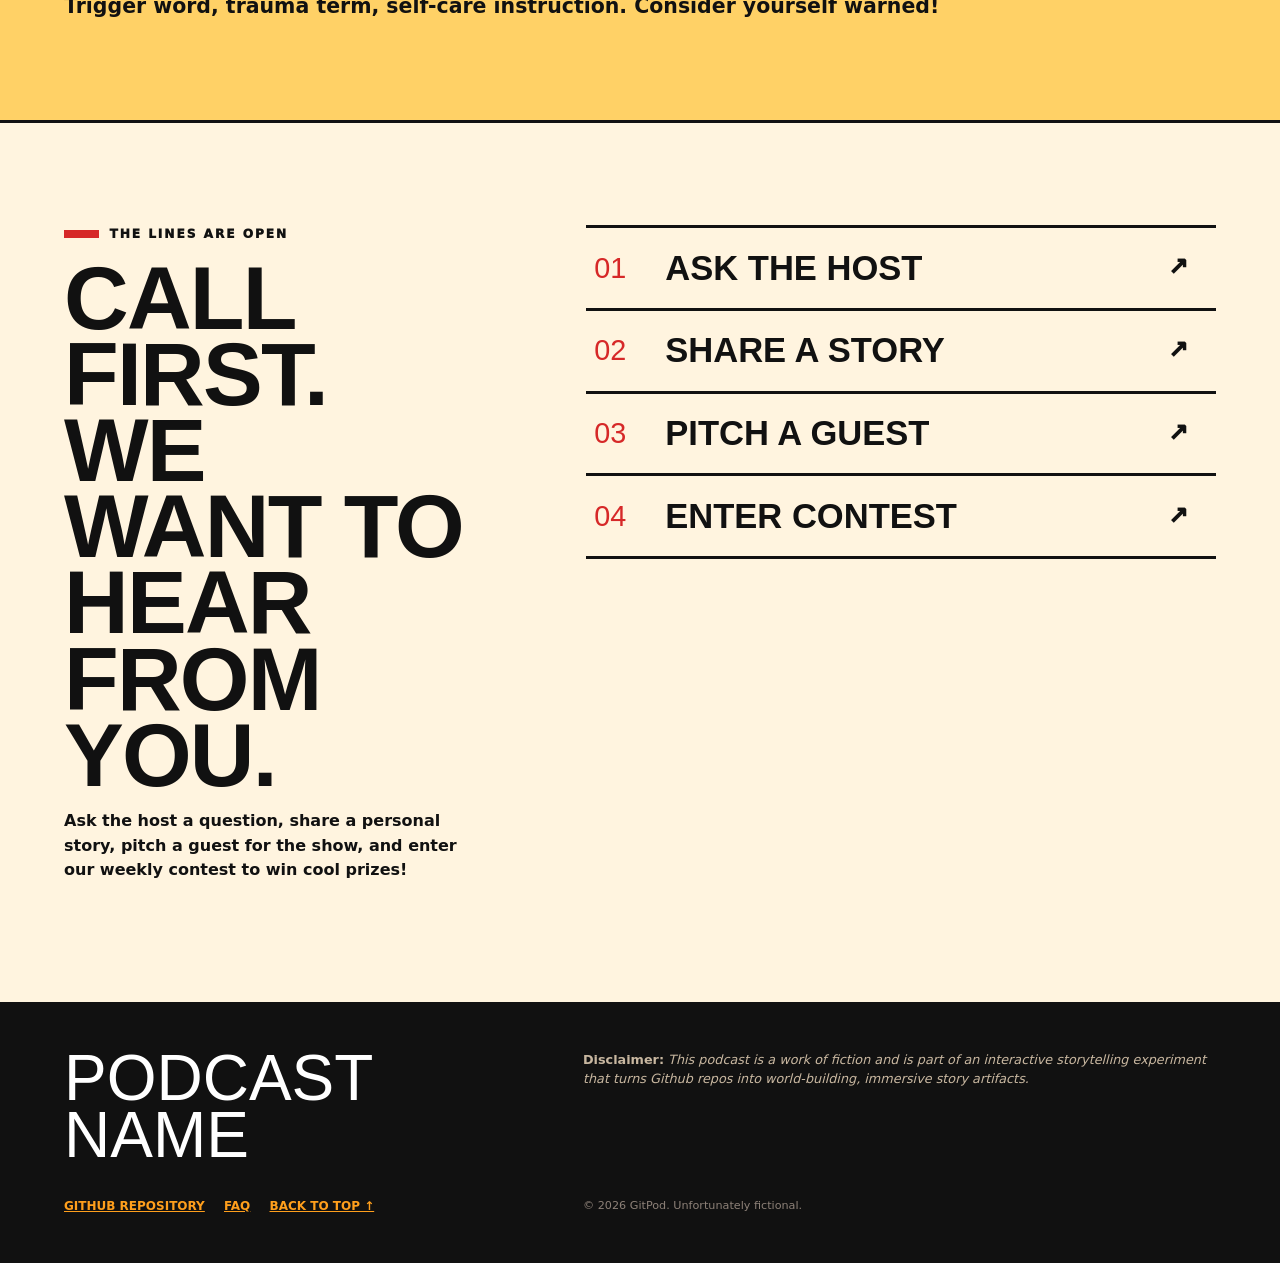
<file: themes/warm/index.html>
<!doctype html>
<html lang="en">
<head>
  <meta charset="utf-8">
  <meta name="viewport" content="width=device-width, initial-scale=1">
  <meta name="description" content="">
  <meta name="theme-color" content="#8800ff">
  <title>GitPod — Name of Show</title>
  <link rel="stylesheet" href="warm.css">
</head>
<body>
  <a class="skip-link" href="#main">Skip to content</a>

  <div class="fiction-notice" role="note">
    <strong>PODCAST TOPIC.</strong> Host blurb goes here.
  </div>

  <header class="site-header">
    <a class="brand" href="#top" aria-label="Name of Podcast">
      <span class="brand-mark" aria-hidden="true">
        <span class="mic-capsule"></span>
        <span class="mic-stem"></span>
      </span>
      <span class="brand-copy">
        <span class="brand-the">The</span>
        <span class="brand-name">_______ Podcast</span>
      </span>
    </a>

    <nav class="site-nav" aria-label="Primary navigation">
      <a href="#episodes">Episodes</a>
      <a href="#host">The Host</a>
      <a href="#warning">Warning</a>
      <a class="nav-call" href="https://github.com/monapdx/GitPod/issues/new/choose">Call In</a>
    </nav>
  </header>

  <main id="main">
    <section class="hero" id="top">
      <div class="hero-copy">
        <p class="eyebrow">Independent broadcasting for type of audience goes here.</p>
        <h1>THE CONVERSATION<br><span>ABOUT YOUR TOPIC.</span></h1>
        <p class="hero-intro">Topic. Noun. Another noun. Short phrase. With your host ______  ________.</p>

        <div class="hero-actions">
          <a class="button button-primary" href="#episodes">Read the episodes <span aria-hidden="true">↓</span></a>
          <a class="button button-secondary" href="https://github.com/monapdx/GitPod/issues/new/choose">Leave a voicemail <span aria-hidden="true">↗</span></a>
        </div>

        <div class="live-strip" aria-label="Now broadcasting">
          <span class="live-badge"><span class="live-dot"></span> On air</span>
          <span class="now-playing">The host is currently discussing _________</span>
          <span class="equalizer" aria-hidden="true"><i></i><i></i><i></i><i></i><i></i></span>
        </div>
      </div>

      <aside class="hero-card" aria-label="Featured episode">
        <div class="hero-card-topline">
          <span>Featured broadcast</span>
          <span>EP. 08</span>
        </div>
        <div class="hero-card-art" aria-hidden="true">
          <span class="signal signal-one"></span>
          <span class="signal signal-two"></span>
          <span class="signal signal-three"></span>
          <span class="giant-mic"><span></span></span>
        </div>
        <h2>EPISODE TITLE GOES HERE</h2>
        <p>In this episode, the host tackles topics such as _____ and _____.</p>
        <a href="./episodes/episode-8.md">Read Episode 8 <span aria-hidden="true">→</span></a>
      </aside>
    </section>

    <div class="ticker" aria-hidden="true">
      <div class="ticker-track">
        <span>BOLD CLAIM GOES HERE</span><b>✦</b>
        <span>THIS IS WHAT WE KNOW</span><b>✦</b>
        <span>YOU WON'T BELIEVE WHAT HAPPENS NEXT</span><b>✦</b>
        <span>WEEKENDS ON SAT AT 10PM PST</span><b>✦</b>
        <span>ON AIR LIVE FROM CITY, STATE</span><b>✦</b>
        <span>THANK YOU TO OUR SPONSORS</span><b>✦</b>
      </div>
    </div>

    <section class="section episodes-section" id="episodes">
      <div class="section-heading">
        <div>
          <p class="section-kicker">The complete archive</p>
          <h2>EPISODES</h2>
        </div>
        <!-- EPISODE_COUNT_START -->
        <p>Ten episodes. Many more to come.<br>Get in touch with us!</p>
<!-- EPISODE_COUNT_END -->
      </div>

      <!-- EPISODES_GRID_START -->
      <div class="episode-grid">
        <a class="episode-card" href="./episodes/episode-1.md">
          <span class="episode-number">01</span>
          <span class="episode-type">broadcast</span>
          <h3>EPISODE ONE TITLE GOES HERE</h3>
          <span class="episode-link">Read transcript →</span>
        </a>

        <a class="episode-card accent-cyan" href="./episodes/episode-2.md">
          <span class="episode-number">02</span>
          <span class="episode-type">podcast</span>
          <h3>EPISODE TWO TITLE GOES HERE</h3>
          <span class="episode-link">Read transcript →</span>
        </a>

        <a class="episode-card accent-lime" href="./episodes/episode-3.md">
          <span class="episode-number">03</span>
          <span class="episode-type">interview</span>
          <h3>SPECIAL GUEST: NAME GOES HERE</h3>
          <span class="episode-link">Read transcript →</span>
        </a>

        <a class="episode-card" href="./episodes/episode-4.md">
          <span class="episode-number">04</span>
          <span class="episode-type">broadcast</span>
          <h3>YET ANOTHER EPISODE TITLE WOULD GO HERE</h3>
          <span class="episode-link">Read transcript →</span>
        </a>

        <a class="episode-card accent-lime" href="./episodes/episode-5.md">
          <span class="episode-number">05</span>
          <span class="episode-type">broadcast</span>
          <h3>I CAN'T BELIEVE IT'S ANOTHER EPISODE TITLE</h3>
          <span class="episode-link">Read transcript →</span>
        </a>

        <a class="episode-card accent-cyan" href="./episodes/episode-6.md">
          <span class="episode-number">06</span>
          <span class="episode-type">broadcast</span>
          <h3>OKAY, MAYBE I CAN BELIEVE IT'S ANOTHER EPISODE TITLE</h3>
          <span class="episode-link">Read transcript →</span>
        </a>

        <a class="episode-card" href="./episodes/episode-7.md">
          <span class="episode-number">07</span>
          <span class="episode-type">interview</span>
          <h3>EXPERT GUEST: EPISODE SEVEN TITLE</h3>
          <span class="episode-link">Read transcript →</span>
        </a>

        <a class="episode-card accent-cyan" href="./episodes/episode-8.md">
          <span class="episode-number">08</span>
          <span class="episode-type">broadcast</span>
          <h3>EPISODE HEADLINE TO DRAW THE READER IN</h3>
          <span class="episode-link">Read transcript →</span>
        </a>

        <a class="episode-card accent-lime" href="./episodes/episode-9.md">
          <span class="episode-number">09</span>
          <span class="episode-type">broadcast</span>
          <h3>SHORTER EPISODE TITLE</h3>
          <span class="episode-link">Read transcript →</span>
        </a>

        <a class="episode-card" href="./episodes/episode-10.md">
          <span class="episode-number">10</span>
          <span class="episode-type">broadcast</span>
          <h3>CAN YOU BELIEVE THIS IS OUR TENTH EPISODE?</h3>
          <span class="episode-link">Read transcript →</span>
        </a>
      </div>
<!-- EPISODES_GRID_END -->
    </section>

    <section class="host-section" id="host">
      <div class="host-label">
        <span>Meet your host</span>
        <strong>FIRST<br>LAST</strong>
      </div>

      <div class="host-message">
        <p class="section-kicker">A message from the host</p>
        <blockquote>“Message from the host goes here...”</blockquote>
        <p>My name is <strong>First Last</strong>, and I created <em>Podcast Name</em> because ___________________________________________________________________________________________________________________________________________________________</p>
        <a class="text-link" href="./FAQ.md">Read the FAQ →</a>
      </div>
    </section>

    <section class="warning-section" id="warning">
      <div class="warning-heading">
        <span class="warning-icon" aria-hidden="true">!</span>
        <div>
          <p>Triggers, emotional trauma & self-care</p>
          <h2>CONTENT WARNING</h2>
        </div>
      </div>
      <p>If you need to include any type of content warning, this might be a good place to include one. <strong>Trigger word, trauma term, self-care instruction.</strong> Consider yourself warned!</p>
    </section>

    <section class="callin-section" id="call-in">
      <div class="callin-intro">
        <p class="section-kicker">The lines are open</p>
        <h2>CALL FIRST.<br>WE WANT TO HEAR FROM YOU.</h2>
        <p>Ask the host a question, share a personal story, pitch a guest for the show, and enter our weekly contest to win cool prizes!</p>
      </div>

      <div class="callin-grid">
        <a href="https://github.com/monapdx/GitPod/issues/new?template=ask-host.yml">
          <span>01</span><strong>Ask the Host</strong><i>↗</i>
        </a>
        <a href="https://github.com/monapdx/GitPod/issues/new?template=share-story.yml">
          <span>02</span><strong>Share a Story</strong><i>↗</i>
        </a>
        <a href="https://github.com/monapdx/GitPod/issues/new?template=guest-pitch.yml">
          <span>03</span><strong>Pitch a Guest</strong><i>↗</i>
        </a>
        <a href="https://github.com/monapdx/GitPod/issues/new?template=enter-contest.yml">
          <span>04</span><strong>Enter Contest</strong><i>↗</i>
        </a>
      
      </div>
    </section>
  </main>

  <footer class="site-footer">
    <div class="footer-brand">PODCAST NAME</div>
    <p><strong>Disclaimer:</strong> <em>This podcast is a work of fiction and is part of an interactive storytelling experiment that turns Github repos into world-building, immersive story artifacts.</em></p>
    <div class="footer-links">
      <a href="https://github.com/monapdx/GitPod">GitHub Repository</a>
      <a href="./FAQ.md">FAQ</a>
      <a href="#top">Back to top ↑</a>
    </div>
    <small>© 2026 GitPod. Unfortunately fictional.</small>
  </footer>
</body>
</html>
</file>
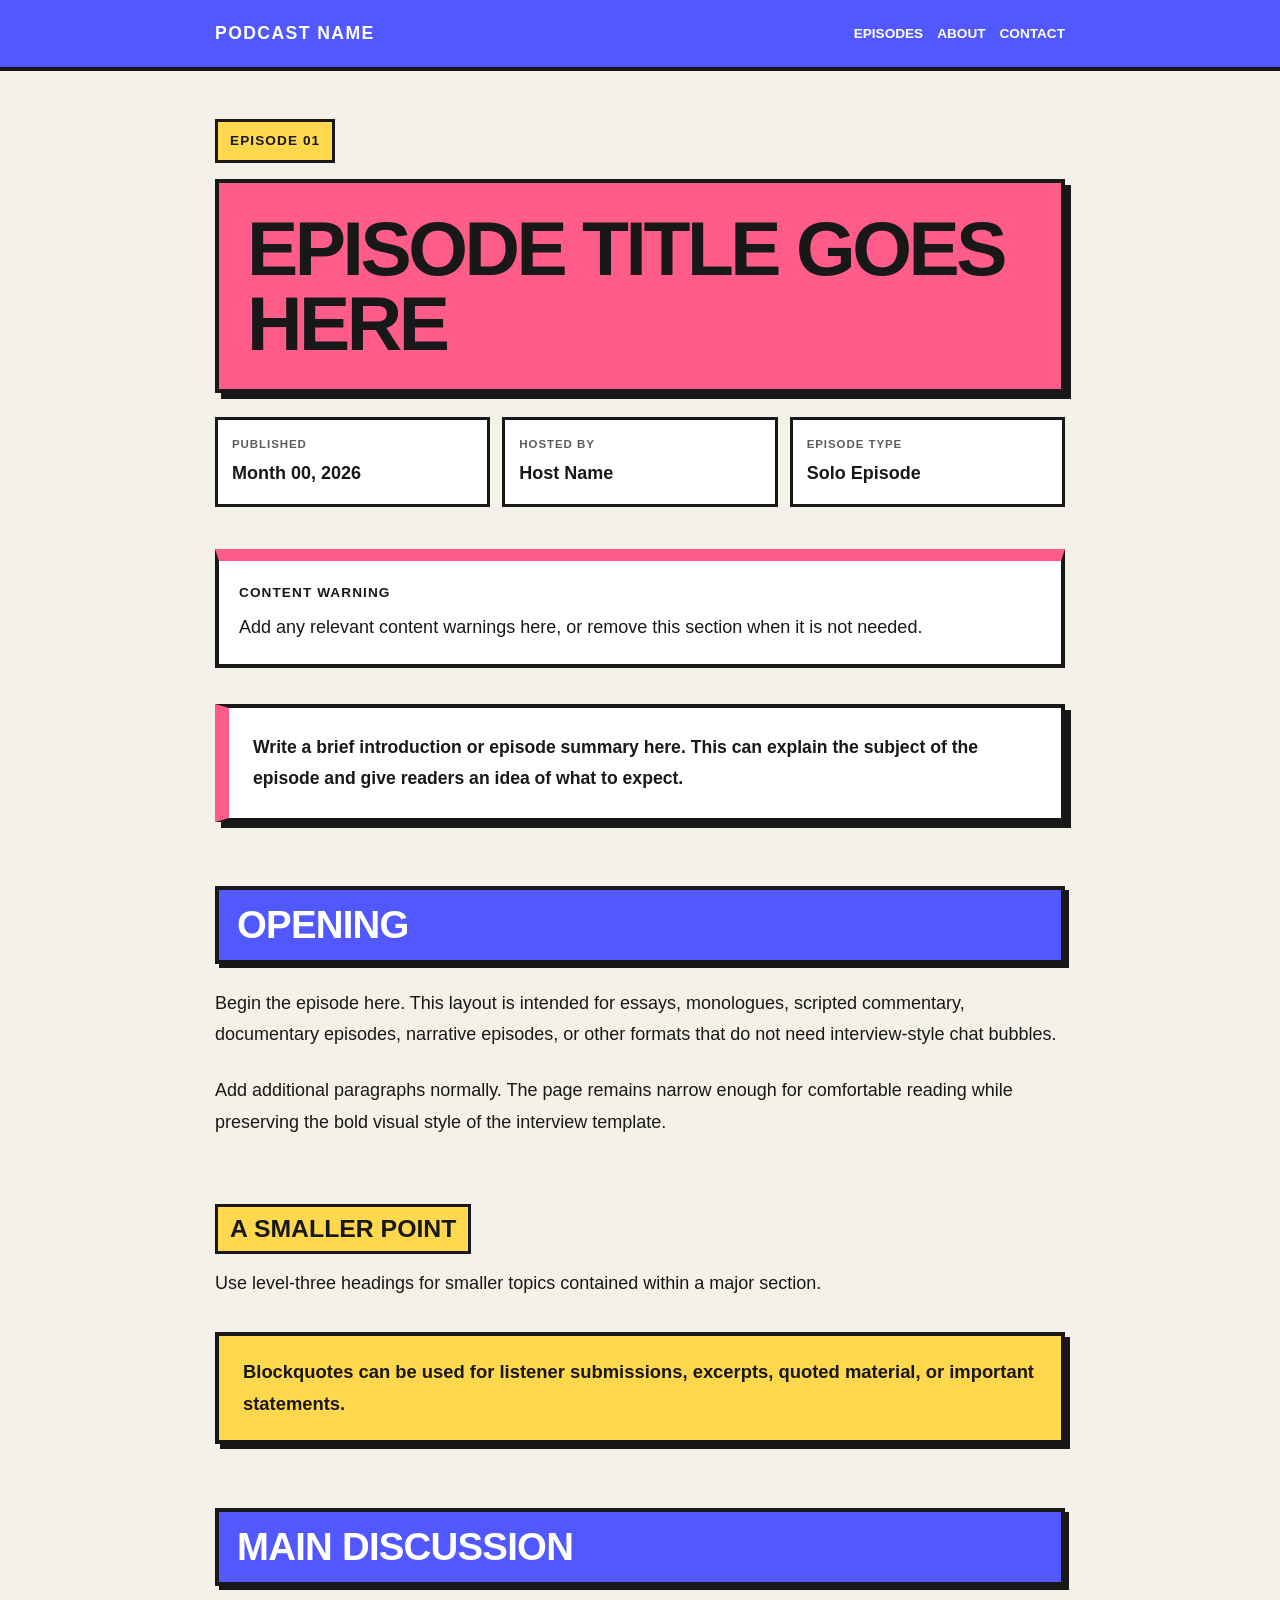
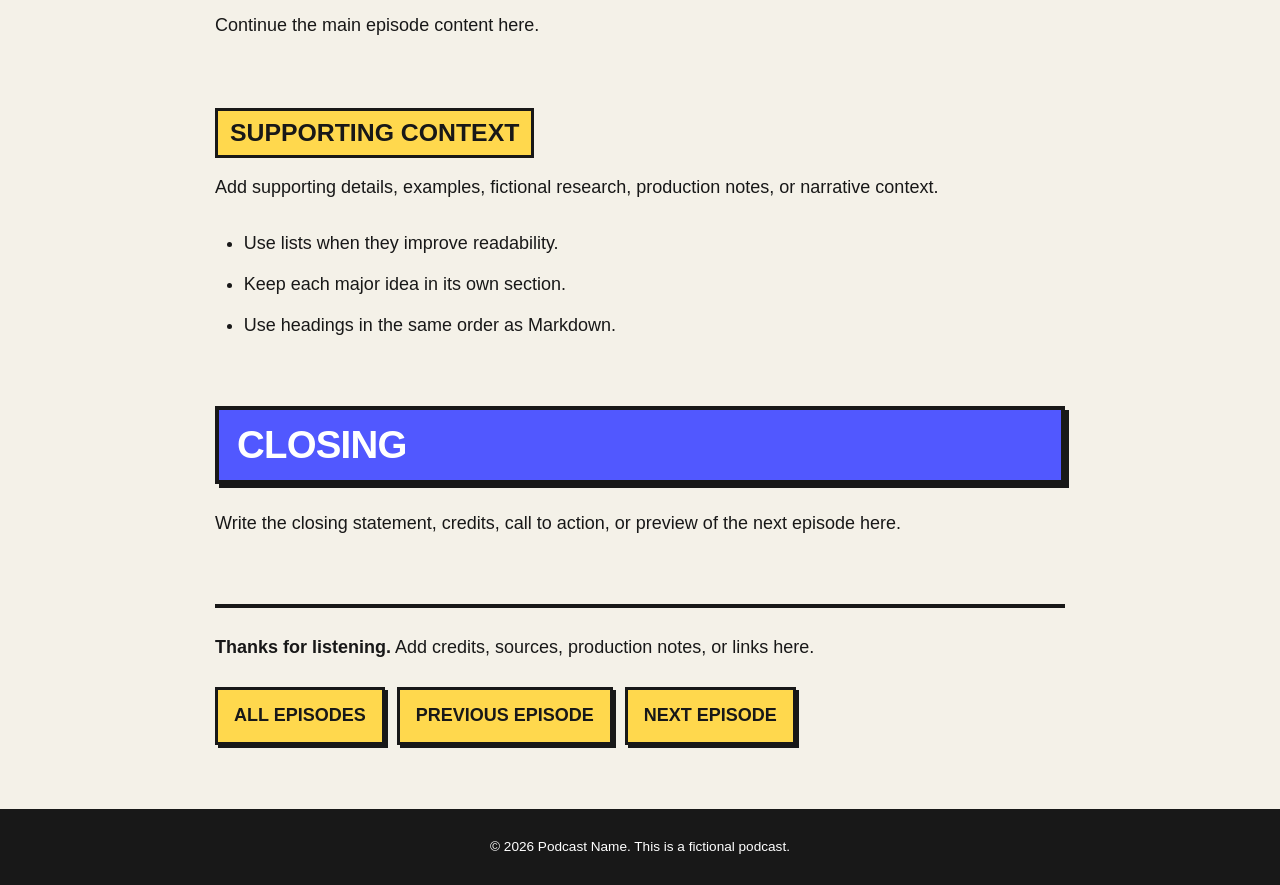
<file: episodes/episode-template.html>
<!DOCTYPE html>
<html lang="en">
<head>
  <meta charset="UTF-8">

  <meta
    name="viewport"
    content="width=device-width, initial-scale=1.0"
  >

  <meta
    name="description"
    content="Episode description goes here."
  >

  <title>Episode 01: Episode Title | Podcast Name</title>

  <style>
    :root {
      --background: #f4f1e8;
      --surface: #ffffff;
      --text: #181818;
      --muted-text: #5d5d5d;

      --primary: #5158ff;
      --secondary: #ff5c8a;
      --accent: #ffd84d;

      --border: #181818;
      --shadow: 6px 6px 0 #181818;

      --content-width: 850px;
    }

    * {
      box-sizing: border-box;
    }

    html {
      scroll-behavior: smooth;
    }

    body {
      margin: 0;
      background: var(--background);
      color: var(--text);
      font-family:
        Arial,
        Helvetica,
        sans-serif;
      font-size: 18px;
      line-height: 1.75;
    }

    a {
      color: inherit;
      font-weight: 700;
      text-decoration-thickness: 2px;
      text-underline-offset: 4px;
    }

    a:hover {
      background: var(--accent);
    }

    img {
      display: block;
      max-width: 100%;
      height: auto;
    }

    .site-header {
      padding: 18px 24px;
      background: var(--primary);
      border-bottom: 4px solid var(--border);
    }

    .site-header__inner {
      display: flex;
      align-items: center;
      justify-content: space-between;
      gap: 20px;
      max-width: var(--content-width);
      margin: 0 auto;
    }

    .site-title {
      margin: 0;
      color: #ffffff;
      font-size: 1.1rem;
      font-weight: 900;
      letter-spacing: 0.08em;
      text-transform: uppercase;
    }

    .site-nav {
      display: flex;
      flex-wrap: wrap;
      gap: 14px;
    }

    .site-nav a {
      color: #ffffff;
      font-size: 0.85rem;
      text-decoration: none;
      text-transform: uppercase;
    }

    .episode {
      width: min(
        calc(100% - 32px),
        var(--content-width)
      );
      margin: 48px auto;
    }

    /*
      MARKDOWN:
      # Episode Title

      HTML:
      <h1>Episode Title</h1>
    */

    h1 {
      margin: 0;
      padding: 28px;
      background: var(--secondary);
      border: 4px solid var(--border);
      box-shadow: var(--shadow);
      font-size: clamp(2.4rem, 8vw, 4.8rem);
      font-weight: 900;
      line-height: 0.98;
      letter-spacing: -0.045em;
      text-transform: uppercase;
    }

    /*
      MARKDOWN:
      ## Major Section

      HTML:
      <h2>Major Section</h2>
    */

    h2 {
      margin: 64px 0 24px;
      padding: 14px 18px;
      background: var(--primary);
      color: #ffffff;
      border: 4px solid var(--border);
      box-shadow: 4px 4px 0 var(--border);
      font-size: clamp(1.55rem, 5vw, 2.4rem);
      font-weight: 900;
      line-height: 1.1;
      letter-spacing: -0.02em;
      text-transform: uppercase;
    }

    /*
      MARKDOWN:
      ### Smaller Subsection

      HTML:
      <h3>Smaller Subsection</h3>
    */

    h3 {
      display: inline-block;
      margin: 42px 0 14px;
      padding: 7px 12px;
      background: var(--accent);
      border: 3px solid var(--border);
      font-size: clamp(1.15rem, 4vw, 1.55rem);
      font-weight: 900;
      line-height: 1.2;
      text-transform: uppercase;
    }

    p {
      margin: 0 0 1.35em;
    }

    .episode-number {
      display: inline-block;
      margin-bottom: 16px;
      padding: 7px 12px;
      background: var(--accent);
      border: 3px solid var(--border);
      font-size: 0.85rem;
      font-weight: 900;
      letter-spacing: 0.08em;
      text-transform: uppercase;
    }

    .episode-meta {
      display: grid;
      grid-template-columns:
        repeat(auto-fit, minmax(150px, 1fr));
      gap: 12px;
      margin: 24px 0 42px;
    }

    .meta-item {
      padding: 14px;
      background: var(--surface);
      border: 3px solid var(--border);
    }

    .meta-label {
      display: block;
      margin-bottom: 4px;
      color: var(--muted-text);
      font-size: 0.72rem;
      font-weight: 900;
      letter-spacing: 0.08em;
      text-transform: uppercase;
    }

    .meta-value {
      display: block;
      font-weight: 700;
    }

    .episode-intro {
      margin: 36px 0;
      padding: 24px;
      background: var(--surface);
      border: 4px solid var(--border);
      border-left: 14px solid var(--secondary);
      box-shadow: var(--shadow);
      font-size: 1.1rem;
      font-weight: 700;
    }

    blockquote {
      margin: 32px 0;
      padding: 20px 24px;
      background: var(--accent);
      border: 4px solid var(--border);
      box-shadow: 5px 5px 0 var(--border);
      font-size: 1.15rem;
      font-weight: 700;
    }

    blockquote p:last-child {
      margin-bottom: 0;
    }

    hr {
      margin: 54px 0;
      border: 0;
      border-top: 4px solid var(--border);
    }

    ul,
    ol {
      margin: 0 0 1.5em;
      padding-left: 1.6em;
    }

    li {
      margin-bottom: 0.55em;
    }

    strong {
      font-weight: 900;
    }

    code {
      padding: 2px 6px;
      background: var(--accent);
      border: 2px solid var(--border);
      font-family:
        "Courier New",
        monospace;
      font-size: 0.9em;
    }

    .content-warning {
      margin: 32px 0;
      padding: 20px;
      background: #ffffff;
      border: 4px solid var(--border);
      border-top: 12px solid var(--secondary);
    }

    .content-warning__title {
      margin: 0 0 8px;
      font-size: 0.85rem;
      font-weight: 900;
      letter-spacing: 0.08em;
      text-transform: uppercase;
    }

    .content-warning p:last-child {
      margin-bottom: 0;
    }

    .episode-footer {
      margin-top: 64px;
      padding-top: 24px;
      border-top: 4px solid var(--border);
    }

    .episode-actions {
      display: flex;
      flex-wrap: wrap;
      gap: 12px;
      margin-top: 24px;
    }

    .button {
      display: inline-block;
      padding: 10px 16px;
      background: var(--accent);
      border: 3px solid var(--border);
      box-shadow: 3px 3px 0 var(--border);
      text-decoration: none;
      text-transform: uppercase;
    }

    .button:hover {
      box-shadow: 1px 1px 0 var(--border);
      transform: translate(2px, 2px);
    }

    .site-footer {
      margin-top: 64px;
      padding: 26px 20px;
      background: var(--text);
      color: #ffffff;
      text-align: center;
      font-size: 0.85rem;
    }

    .site-footer p {
      margin: 0;
    }

    @media (max-width: 600px) {
      body {
        font-size: 16px;
      }

      .site-header__inner {
        align-items: flex-start;
        flex-direction: column;
      }

      .episode {
        margin-top: 28px;
      }

      h1 {
        padding: 20px;
      }

      h2 {
        margin-top: 48px;
      }

      .episode-intro {
        padding: 18px;
      }
    }
  </style>
</head>

<body>

  <header class="site-header">
    <div class="site-header__inner">

      <p class="site-title">
        Podcast Name
      </p>

      <nav
        class="site-nav"
        aria-label="Main navigation"
      >
        <a href="../index.html">Episodes</a>
        <a href="../about.html">About</a>
        <a href="https://github.com/USERNAME/REPOSITORY/issues">
          Contact
        </a>
      </nav>

    </div>
  </header>

  <main class="episode">

    <span class="episode-number">
      Episode 01
    </span>

    <!-- Markdown equivalent: # Episode Title -->
    <h1>Episode Title Goes Here</h1>

    <div class="episode-meta">

      <div class="meta-item">
        <span class="meta-label">Published</span>
        <span class="meta-value">Month 00, 2026</span>
      </div>

      <div class="meta-item">
        <span class="meta-label">Hosted by</span>
        <span class="meta-value">Host Name</span>
      </div>

      <div class="meta-item">
        <span class="meta-label">Episode type</span>
        <span class="meta-value">Solo Episode</span>
      </div>

    </div>

    <div class="content-warning">
      <p class="content-warning__title">
        Content Warning
      </p>

      <p>
        Add any relevant content warnings here, or remove
        this section when it is not needed.
      </p>
    </div>

    <div class="episode-intro">
      Write a brief introduction or episode summary here.
      This can explain the subject of the episode and give
      readers an idea of what to expect.
    </div>

    <!-- Markdown equivalent: ## Opening -->
    <h2>Opening</h2>

    <p>
      Begin the episode here. This layout is intended for
      essays, monologues, scripted commentary, documentary
      episodes, narrative episodes, or other formats that
      do not need interview-style chat bubbles.
    </p>

    <p>
      Add additional paragraphs normally. The page remains
      narrow enough for comfortable reading while preserving
      the bold visual style of the interview template.
    </p>

    <!-- Markdown equivalent: ### A Smaller Point -->
    <h3>A Smaller Point</h3>

    <p>
      Use level-three headings for smaller topics contained
      within a major section.
    </p>

    <blockquote>
      <p>
        Blockquotes can be used for listener submissions,
        excerpts, quoted material, or important statements.
      </p>
    </blockquote>

    <!-- Markdown equivalent: ## Main Discussion -->
    <h2>Main Discussion</h2>

    <p>
      Continue the main episode content here.
    </p>

    <!-- Markdown equivalent: ### Supporting Context -->
    <h3>Supporting Context</h3>

    <p>
      Add supporting details, examples, fictional research,
      production notes, or narrative context.
    </p>

    <ul>
      <li>Use lists when they improve readability.</li>
      <li>Keep each major idea in its own section.</li>
      <li>Use headings in the same order as Markdown.</li>
    </ul>

    <!-- Markdown equivalent: ## Closing -->
    <h2>Closing</h2>

    <p>
      Write the closing statement, credits, call to action,
      or preview of the next episode here.
    </p>

    <footer class="episode-footer">

      <p>
        <strong>Thanks for listening.</strong>
        Add credits, sources, production notes, or links here.
      </p>

      <div class="episode-actions">
        <a
          class="button"
          href="../index.html"
        >
          All Episodes
        </a>

        <a
          class="button"
          href="PREVIOUS-EPISODE.html"
        >
          Previous Episode
        </a>

        <a
          class="button"
          href="NEXT-EPISODE.html"
        >
          Next Episode
        </a>
      </div>

    </footer>

  </main>

  <footer class="site-footer">
    <p>
      © 2026 Podcast Name. This is a fictional podcast.
    </p>
  </footer>

</body>
</html>
</file>
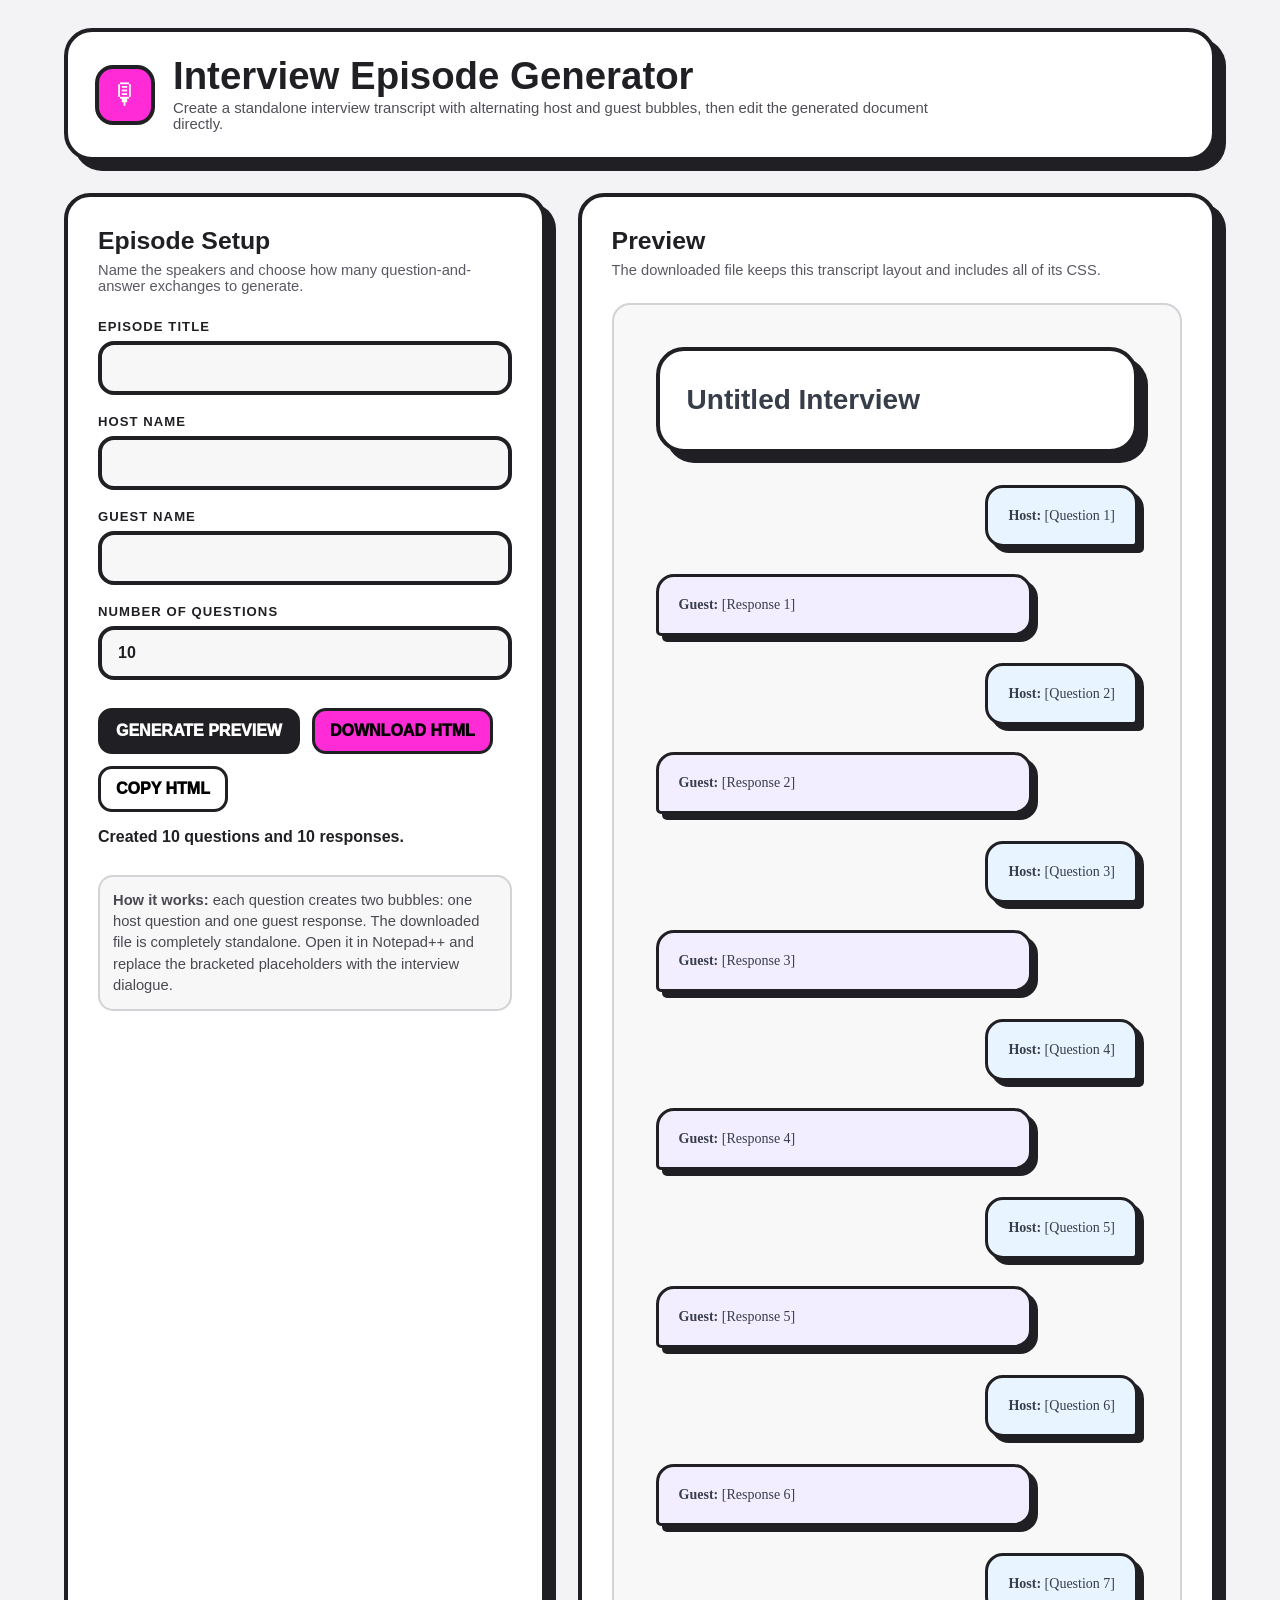
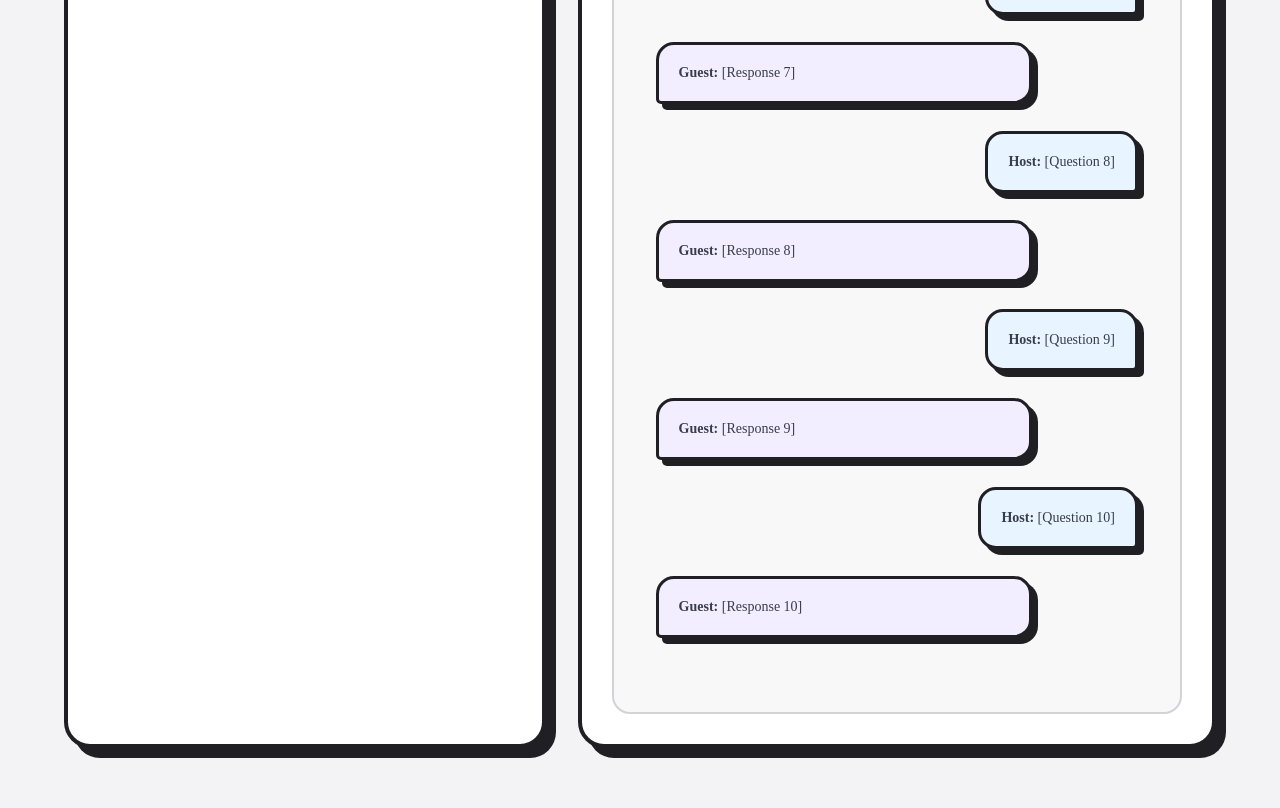
<file: episodes/interview-episode-generator.html>
<!doctype html>
<html lang="en">
<head>
  <meta charset="utf-8">
  <meta name="viewport" content="width=device-width, initial-scale=1">
  <title>Interview Episode Generator</title>
  <style>
    :root {
      --black: #202024;
      --white: #fff;
      --lime: #39ff14;
      --pink: #ff2bd6;
      --aqua: #00e5ff;
      --yellow: #fffb00;
      --purple: #9d00ff;
      --line: 4px;
      font-family: Inter, Arial, Helvetica, sans-serif;
    }

    * { box-sizing: border-box; }

    body {
      margin: 0;
      padding: 28px clamp(18px, 5vw, 70px) 60px;
      color: var(--black);
      background: #f3f3f5;
    }

    header {
      display: flex;
      align-items: center;
      gap: 18px;
      width: min(100%, 1640px);
      margin: 0 auto 32px;
      padding: 25px 27px;
      background: var(--white);
      border: var(--line) solid var(--black);
      border-radius: 28px;
      box-shadow: 10px 10px 0 var(--black);
    }

    h1, h2, p { margin-top: 0; }
    h1 { margin-bottom: 5px; font-size: clamp(1.7rem, 3vw, 2.5rem); line-height: 1; }
    header p { margin-bottom: 0; max-width: 760px; color: #4f4f59; font-size: .93rem; }

    .brand-icon {
      display: grid;
      flex: 0 0 60px;
      width: 60px;
      height: 60px;
      place-items: center;
      color: var(--white);
      background: var(--pink);
      border: 4px solid var(--black);
      border-radius: 18px;
      font-size: 1.8rem;
    }

    main {
      display: grid;
      grid-template-columns: minmax(330px, .86fr) minmax(0, 1.14fr);
      gap: 32px;
      width: min(100%, 1640px);
      margin: 0 auto;
    }

    .controls {
      padding: 30px;
      background: var(--white);
      border: var(--line) solid var(--black);
      border-radius: 26px;
      box-shadow: 10px 10px 0 var(--black);
    }

    .preview-panel {
      min-width: 0;
      padding: 30px;
      background: var(--white);
      border: var(--line) solid var(--black);
      border-radius: 26px;
      box-shadow: 10px 10px 0 var(--black);
    }

    .panel-title {
      margin-bottom: 7px;
      font-size: 1.55rem;
    }

    .section-description { margin: 0 0 25px; color: #595964; font-size: .92rem; }

    label {
      display: block;
      margin: 0 0 7px;
      font-size: .82rem;
      font-weight: 900;
      letter-spacing: .08em;
      text-transform: uppercase;
    }

    input {
      width: 100%;
      margin: 0 0 19px;
      padding: 14px 16px;
      color: var(--black);
      background: #f7f7f8;
      border: 4px solid var(--black);
      border-radius: 16px;
      font: inherit;
      font-weight: 750;
    }

    input:focus { outline: 4px solid var(--pink); outline-offset: 2px; }

    .buttons { display: flex; flex-wrap: wrap; gap: 12px; margin-top: 9px; }

    button {
      padding: 11px 15px;
      border: 3px solid var(--black);
      border-radius: 14px;
      font: inherit;
      font-weight: 950;
      text-transform: uppercase;
      cursor: pointer;
      transition: transform .1s, background .15s;
    }

    button:hover { transform: translateY(-2px); }
    button:active { transform: translateY(1px); }
    .generate { color: var(--white); background: var(--black); }
    .download { background: var(--pink); }
    .copy { background: var(--white); }

    .help {
      margin-top: 24px;
      padding: 13px;
      color: #494951;
      background: #f7f7f8;
      border: 2px solid #d2d2d7;
      border-radius: 15px;
      font-size: .92rem;
      line-height: 1.45;
    }

    #status { min-height: 1.4em; margin: 16px 0 0; font-weight: 900; }

    #preview {
      width: min(100%, 960px);
      min-height: 300px;
      margin: 0 auto;
      padding: clamp(18px, 4vw, 42px);
      color: #111;
      background: #f8f8f9;
      border: 2px solid #d2d2d7;
      border-radius: 18px;
      font-family: Georgia, Cambria, serif;
      font-size: 14px;
      line-height: 1.7;
      color: #373d49;
    }

    .empty { color: #666; text-align: center; font-weight: 800; }

    .episode-heading {
      margin: 0 0 1.5em;
    }

    .episode-heading h2 {
      margin: 0;
      font-family: "Source Sans Pro", "Helvetica Neue", Helvetica, Arial, sans-serif;
      font-size: 2em;
      font-weight: 600;
    }

    #preview .chat { display: flex; flex-direction: column; gap: 1.35rem; margin: 2rem 0; }
    #preview .message { display: flex; max-width: 78%; }
    #preview .message.host { justify-content: flex-end; margin-left: auto; }
    #preview .message.guest { justify-content: flex-start; }
    #preview .bubble {
      width: 100%;
      padding: 1rem 1.25rem;
      border-radius: 18px;
      border: 3px solid #202024;
      line-height: 1.7;
      box-shadow: 6px 6px 0 #202024;
    }
    #preview .host .bubble { background: #e8f4ff; border-bottom-right-radius: 5px; }
    #preview .guest .bubble { background: #f3eeff; border-bottom-left-radius: 5px; }
    #preview .message p { margin: 0; }
    #preview .message + .message { margin-top: .35rem; }

    @media (max-width: 850px) {
      body { padding: 18px 15px 45px; }
      header { align-items: flex-start; border-radius: 22px; box-shadow: 7px 7px 0 var(--black); }
      main { grid-template-columns: 1fr; }
      .controls, .preview-panel { border-radius: 22px; box-shadow: 7px 7px 0 var(--black); }
      #preview .message { max-width: 92%; }
    }
  </style>
</head>
<body>
  <header>
    <div class="brand-icon" aria-hidden="true">🎙</div>
    <div>
      <h1>Interview Episode Generator</h1>
      <p>Create a standalone interview transcript with alternating host and guest bubbles, then edit the generated document directly.</p>
    </div>
  </header>

  <main>
    <section class="controls" aria-labelledby="controls-title">
      <h2 class="panel-title" id="controls-title">Episode Setup</h2>
      <p class="section-description">Name the speakers and choose how many question-and-answer exchanges to generate.</p>

      <label for="episodeTitle">Episode title</label>
      <input id="episodeTitle" value="">

      <label for="hostName">Host name</label>
      <input id="hostName" value="">

      <label for="guestName">Guest name</label>
      <input id="guestName" value="">

      <label for="questionCount">Number of questions</label>
      <input id="questionCount" type="number" min="1" max="100" value="10">

      <div class="buttons">
        <button class="generate" id="generateButton" type="button">Generate Preview</button>
        <button class="download" id="downloadButton" type="button">Download HTML</button>
        <button class="copy" id="copyButton" type="button">Copy HTML</button>
      </div>

      <p id="status" role="status" aria-live="polite"></p>

      <div class="help">
        <strong>How it works:</strong> each question creates two bubbles: one host question and one guest response. The downloaded file is completely standalone. Open it in Notepad++ and replace the bracketed placeholders with the interview dialogue.
      </div>
    </section>

    <section class="preview-panel" aria-labelledby="preview-title">
      <h2 class="panel-title" id="preview-title">Preview</h2>
      <p class="section-description">The downloaded file keeps this transcript layout and includes all of its CSS.</p>
      <div id="preview"><p class="empty">Press Generate Preview to build the interview.</p></div>
    </section>
  </main>

  <script>
    const fields = {
      title: document.querySelector('#episodeTitle'),
      host: document.querySelector('#hostName'),
      guest: document.querySelector('#guestName'),
      count: document.querySelector('#questionCount')
    };

    const preview = document.querySelector('#preview');
    const status = document.querySelector('#status');
    let generatedHtml = '';

    function escapeHtml(value) {
      return String(value)
        .replaceAll('&', '&amp;')
        .replaceAll('<', '&lt;')
        .replaceAll('>', '&gt;')
        .replaceAll('"', '&quot;')
        .replaceAll("'", '&#039;');
    }

    function getData() {
      const title = fields.title.value.trim() || 'Untitled Interview';
      const host = fields.host.value.trim() || 'Host';
      const guest = fields.guest.value.trim() || 'Guest';
      const count = Math.max(1, Math.min(100, Number.parseInt(fields.count.value, 10) || 1));
      fields.count.value = count;
      return { title, host, guest, count };
    }

    function makeTranscript(data) {
      return Array.from({ length: data.count }, (_, index) => {
        const number = index + 1;
        return `
  <div class="message host">
    <div class="bubble"><p><strong>${escapeHtml(data.host)}:</strong> [Question ${number}]</p></div>
  </div>
  <div class="message guest">
    <div class="bubble"><p><strong>${escapeHtml(data.guest)}:</strong> [Response ${number}]</p></div>
  </div>`;
      }).join('\n');
    }

    function makeDocument(data) {
      const transcript = makeTranscript(data);
      return `<!doctype html>
<html lang="en">
<head>
  <meta charset="UTF-8">
  <meta name="viewport" content="width=device-width, initial-scale=1.0">
  <title>${escapeHtml(data.title)}</title>
  <style>
    @import url("https://cdnjs.cloudflare.com/ajax/libs/KaTeX/0.9.0-alpha2/katex.min.css");

    body {
      font-family: Georgia, Cambria, serif;
      font-size: 14px;
      line-height: 1.7;
      color: #373D49;
      max-width: 800px;
      margin: 0 auto;
      padding: 2rem;
    }
    h1, h2, h3, h4, h5, h6 {
      font-family: "Source Sans Pro", "Helvetica Neue", Helvetica, Arial, sans-serif;
      font-weight: 600;
      margin-top: 1.5em;
      margin-bottom: 0.5em;
    }
    h1 { font-size: 2em; }
    h2 { font-size: 1.5em; }
    h3 { font-size: 1.25em; }
    a { color: #35D7BB; text-decoration: none; }
    a:hover { text-decoration: underline; }
    code {
      font-family: "Ubuntu Mono", Monaco, monospace;
      background: #F5F7FA;
      padding: 0.2em 0.4em;
      border-radius: 3px;
    }
    pre { background: #F5F7FA; padding: 1em; border-radius: 3px; overflow-x: auto; }
    pre code { background: none; padding: 0; }
    blockquote {
      border-left: 3px solid #A0AABF;
      padding-left: 1em;
      margin-left: 0;
      font-style: italic;
      color: #666;
    }
    table { border-collapse: collapse; width: 100%; }
    th, td { border: 1px solid #E8E8E8; padding: 0.5em; text-align: left; }
    th { background: #F5F7FA; font-weight: 600; }
    img { max-width: 100%; height: auto; }
    .chat { display: flex; flex-direction: column; gap: 1.35rem; margin: 2rem 0; }
    .message { display: flex; max-width: 78%; }
    .message.host { justify-content: flex-end; margin-left: auto; }
    .message.guest { justify-content: flex-start; }
    .bubble {
      width: 100%;
      padding: 1rem 1.25rem;
      border-radius: 18px;
      border: 3px solid #202024;
      line-height: 1.7;
      box-shadow: 6px 6px 0 #202024;
    }
    .host .bubble { background: #e8f4ff; border-bottom-right-radius: 5px; }
    .guest .bubble { background: #f3eeff; border-bottom-left-radius: 5px; }
    .message p { margin: 0; }
    .message + .message { margin-top: .35rem; }
    @media (max-width: 600px) {
      body { padding: 1rem; }
      .message { max-width: 92%; }
    }
    @media print { .message { break-inside: avoid; } }
  </style>
</head>
<body id="preview">
  <h1>${escapeHtml(data.title)}</h1>
  <div class="chat">
${transcript}
  </div>
</body>
</html>`;
    }

    function generate() {
      const data = getData();
      generatedHtml = makeDocument(data);
      preview.innerHTML = `
        <header class="episode-heading">
          <h2>${escapeHtml(data.title)}</h2>
        </header>
        <div class="chat">${makeTranscript(data)}</div>`;
      status.textContent = `Created ${data.count} questions and ${data.count} responses.`;
      return data;
    }

    function filename(title) {
      const safe = title.toLowerCase().replace(/[^a-z0-9]+/g, '-').replace(/^-|-$/g, '').slice(0, 70);
      return `${safe || 'interview-episode'}.html`;
    }

    document.querySelector('#generateButton').addEventListener('click', generate);

    document.querySelector('#downloadButton').addEventListener('click', () => {
      const data = generate();
      const blob = new Blob([generatedHtml], { type: 'text/html;charset=utf-8' });
      const link = document.createElement('a');
      link.href = URL.createObjectURL(blob);
      link.download = filename(data.title);
      document.body.appendChild(link);
      link.click();
      link.remove();
      URL.revokeObjectURL(link.href);
      status.textContent = `Downloaded ${filename(data.title)}.`;
    });

    document.querySelector('#copyButton').addEventListener('click', async () => {
      generate();
      try {
        await navigator.clipboard.writeText(generatedHtml);
        status.textContent = 'Complete HTML copied to the clipboard.';
      } catch {
        status.textContent = 'Clipboard access was blocked. Use Download HTML instead.';
      }
    });

    generate();
  </script>
</body>
</html>
</file>
<file: styles.css>
:root {
  --purple: #7b2cbf;
  --purple-dark: #4f1b7a;
  --lime: #ffb347;
  --cyan: #ff8fa3;
  --pink: #ff4d8d;
  --yellow: #ffd166;
  --ink: #2b1833;
  --paper: #fff3ee;
  --white: #ffffff;
  --border: 3px solid var(--ink);
  --shadow: 7px 7px 0 var(--ink);
  --display: Impact, Haettenschweiler, "Arial Narrow Bold", "Arial Narrow", sans-serif;
  --body: Inter, ui-sans-serif, system-ui, -apple-system, BlinkMacSystemFont, "Segoe UI", sans-serif;
}

* {
  box-sizing: border-box;
}

html {
  scroll-behavior: smooth;
}

body {
  margin: 0;
  color: var(--ink);
  background: var(--paper);
  font-family: var(--body);
  line-height: 1.55;
}

a {
  color: inherit;
}

.skip-link {
  position: fixed;
  left: 1rem;
  top: -5rem;
  z-index: 100;
  padding: .7rem 1rem;
  border: var(--border);
  background: var(--lime);
  font-weight: 900;
}

.skip-link:focus {
  top: 1rem;
}

.fiction-notice {
  padding: .55rem 5vw;
  color: var(--white);
  background: var(--ink);
  text-align: center;
  font-size: .78rem;
  letter-spacing: .04em;
}

.fiction-notice strong {
  color: var(--lime);
  text-transform: uppercase;
}

.site-header {
  position: sticky;
  top: 0;
  z-index: 20;
  display: flex;
  align-items: center;
  justify-content: space-between;
  min-height: 92px;
  padding: 1rem 5vw;
  border-bottom: var(--border);
  background: rgba(255, 243, 238, .96);
  backdrop-filter: blur(8px);
}

.brand {
  display: flex;
  align-items: center;
  gap: .8rem;
  text-decoration: none;
}

.brand-mark {
  position: relative;
  display: grid;
  place-items: center;
  width: 48px;
  height: 54px;
}

.mic-capsule {
  position: absolute;
  top: 0;
  width: 28px;
  height: 37px;
  border: 3px solid var(--ink);
  border-radius: 15px;
  background: linear-gradient(90deg, var(--ink) 0 48%, #5a324d 48% 100%);
}

.mic-capsule::after {
  content: "";
  position: absolute;
  left: 4px;
  right: 4px;
  bottom: 7px;
  height: 3px;
  background: var(--lime);
  box-shadow: 0 -8px 0 var(--white);
}

.mic-stem {
  position: absolute;
  bottom: 3px;
  width: 3px;
  height: 15px;
  background: var(--ink);
}

.mic-stem::after {
  content: "";
  position: absolute;
  left: -9px;
  bottom: 0;
  width: 21px;
  height: 3px;
  background: var(--ink);
}

.brand-copy {
  display: flex;
  flex-direction: column;
  line-height: .88;
  text-transform: uppercase;
}

.brand-the {
  font-size: .66rem;
  font-weight: 900;
  letter-spacing: .35em;
}

.brand-name {
  font-family: var(--display);
  font-size: clamp(1.25rem, 2vw, 1.8rem);
  letter-spacing: .025em;
}

.site-nav {
  display: flex;
  align-items: center;
  gap: 1.8rem;
}

.site-nav a {
  padding: .45rem 0;
  text-decoration: none;
  font-size: .82rem;
  font-weight: 900;
  text-transform: uppercase;
  letter-spacing: .08em;
}

.site-nav a:not(.nav-call):hover {
  box-shadow: inset 0 -5px 0 var(--cyan);
}

.site-nav .nav-call {
  padding: .65rem 1rem;
  border: var(--border);
  background: var(--lime);
  box-shadow: 4px 4px 0 var(--ink);
}

.site-nav .nav-call:hover,
.button:hover {
  transform: translate(3px, 3px);
  box-shadow: 1px 1px 0 var(--ink);
}

.hero {
  display: grid;
  grid-template-columns: minmax(0, 1.3fr) minmax(320px, .7fr);
  gap: clamp(2rem, 6vw, 6rem);
  align-items: center;
  min-height: 680px;
  padding: clamp(4rem, 8vw, 7rem) 5vw;
  overflow: hidden;
  background:
    linear-gradient(rgba(255, 111, 97, .14) 1px, transparent 1px),
    linear-gradient(90deg, rgba(255, 111, 97, .14) 1px, transparent 1px),
    var(--paper);
  background-size: 34px 34px;
}

.eyebrow,
.section-kicker {
  margin: 0 0 1rem;
  font-size: .76rem;
  font-weight: 950;
  text-transform: uppercase;
  letter-spacing: .16em;
}

.eyebrow::before,
.section-kicker::before {
  content: "";
  display: inline-block;
  width: 35px;
  height: 8px;
  margin-right: .65rem;
  background: var(--purple);
}

.hero h1 {
  max-width: 900px;
  margin: 0;
  font-family: var(--display);
  font-size: clamp(4rem, 8.5vw, 8.5rem);
  font-weight: 900;
  line-height: .84;
  letter-spacing: -.025em;
  text-transform: uppercase;
}

.hero h1 span {
  color: var(--purple);
  text-shadow: 4px 4px 0 var(--lime);
}

.hero-intro {
  max-width: 700px;
  margin: 2rem 0;
  font-size: clamp(1.05rem, 1.6vw, 1.3rem);
  font-weight: 650;
}

.hero-actions {
  display: flex;
  flex-wrap: wrap;
  gap: 1rem;
}

.button {
  display: inline-flex;
  justify-content: space-between;
  gap: 1rem;
  min-width: 210px;
  padding: .9rem 1.1rem;
  border: var(--border);
  box-shadow: 5px 5px 0 var(--ink);
  text-decoration: none;
  font-size: .84rem;
  font-weight: 950;
  text-transform: uppercase;
  transition: transform .15s ease, box-shadow .15s ease;
}

.button-primary {
  background: var(--lime);
}

.button-secondary {
  color: var(--white);
  background: var(--purple);
}

.live-strip {
  display: flex;
  align-items: center;
  gap: 1rem;
  max-width: 700px;
  margin-top: 2.5rem;
  padding: .7rem .85rem;
  border: 2px solid var(--ink);
  background: var(--white);
  font-size: .77rem;
  font-weight: 800;
}

.live-badge {
  display: flex;
  align-items: center;
  gap: .4rem;
  color: var(--purple);
  text-transform: uppercase;
  white-space: nowrap;
}

.live-dot {
  width: 9px;
  height: 9px;
  border-radius: 50%;
  background: var(--pink);
  box-shadow: 0 0 0 4px rgba(255, 77, 141, .25);
}

.now-playing {
  flex: 1;
}

.equalizer {
  display: flex;
  align-items: center;
  gap: 3px;
  height: 22px;
}

.equalizer i {
  width: 3px;
  height: 8px;
  background: var(--purple);
  animation: bounce .85s ease-in-out infinite alternate;
}

.equalizer i:nth-child(2) { animation-delay: -.3s; }
.equalizer i:nth-child(3) { animation-delay: -.6s; }
.equalizer i:nth-child(4) { animation-delay: -.1s; }
.equalizer i:nth-child(5) { animation-delay: -.45s; }

@keyframes bounce {
  to { height: 22px; }
}

.hero-card {
  position: relative;
  padding: 1.2rem;
  border: var(--border);
  background: var(--purple);
  box-shadow: 12px 12px 0 var(--ink);
  color: var(--white);
  transform: rotate(1.4deg);
}

.hero-card-topline {
  display: flex;
  justify-content: space-between;
  padding-bottom: .9rem;
  border-bottom: 2px solid var(--ink);
  font-size: .68rem;
  font-weight: 950;
  text-transform: uppercase;
  letter-spacing: .12em;
}

.hero-card-art {
  position: relative;
  height: 230px;
  margin: 1rem 0;
  overflow: hidden;
  border: 2px solid var(--ink);
  background: var(--lime);
}

.giant-mic {
  position: absolute;
  left: 50%;
  bottom: 27px;
  width: 84px;
  height: 138px;
  border: 8px solid var(--ink);
  border-radius: 45px;
  background: linear-gradient(90deg, #3a2035 0 49%, #68405d 49% 100%);
  transform: translateX(-50%);
}

.giant-mic::before {
  content: "";
  position: absolute;
  left: 50%;
  bottom: -42px;
  width: 8px;
  height: 42px;
  background: var(--ink);
  transform: translateX(-50%);
}

.giant-mic::after {
  content: "";
  position: absolute;
  left: 50%;
  bottom: -45px;
  width: 76px;
  height: 8px;
  background: var(--ink);
  transform: translateX(-50%);
}

.giant-mic span,
.giant-mic span::before,
.giant-mic span::after {
  position: absolute;
  left: 12px;
  right: 12px;
  height: 6px;
  background: var(--white);
  content: "";
}

.giant-mic span { top: 38px; }
.giant-mic span::before { left: 0; right: 0; top: 21px; }
.giant-mic span::after { left: 0; right: 0; top: 42px; }

.signal {
  position: absolute;
  top: 32px;
  left: 50%;
  border: 5px solid var(--ink);
  border-bottom-color: transparent;
  border-left-color: transparent;
  border-radius: 50%;
  transform: translateX(-50%) rotate(-45deg);
}

.signal-one { width: 130px; height: 130px; }
.signal-two { top: 14px; width: 170px; height: 170px; }
.signal-three { top: -5px; width: 210px; height: 210px; }

.hero-card h2 {
  margin: 0;
  font-family: var(--display);
  font-size: clamp(2rem, 3.2vw, 3rem);
  line-height: .95;
  text-transform: uppercase;
}

.hero-card p {
  color: #ffe7ef;
  font-size: .88rem;
}

.hero-card > a {
  display: flex;
  justify-content: space-between;
  padding-top: .8rem;
  border-top: 2px solid var(--ink);
  font-weight: 950;
  text-decoration: none;
  text-transform: uppercase;
}

.ticker {
  overflow: hidden;
  border-block: var(--border);
  background: var(--lime);
}

.ticker-track {
  display: flex;
  gap: 2rem;
  width: max-content;
  padding: .7rem 0;
  font-family: var(--display);
  font-size: 1.2rem;
  letter-spacing: .06em;
  animation: ticker 26s linear infinite;
}

.ticker-track b {
  color: var(--purple);
}

@keyframes ticker {
  to { transform: translateX(-50%); }
}

.section {
  padding: clamp(4rem, 8vw, 7rem) 5vw;
}

.episodes-section {
  background: var(--ink);
  color: var(--white);
}

.section-heading {
  display: flex;
  justify-content: space-between;
  align-items: end;
  gap: 2rem;
  margin-bottom: 3rem;
}

.section-heading h2,
.callin-intro h2,
.warning-heading h2 {
  margin: 0;
  font-family: var(--display);
  font-size: clamp(4rem, 8vw, 7.5rem);
  line-height: .85;
  letter-spacing: -.02em;
}

.section-heading > p {
  margin: 0;
  color: #d8b6c6;
  text-align: right;
  font-size: .82rem;
  font-weight: 750;
}

.episodes-section .section-kicker::before {
  background: var(--lime);
}

.episode-grid {
  display: grid;
  grid-template-columns: repeat(4, minmax(0, 1fr));
  gap: 1.2rem;
}

.episode-card {
  position: relative;
  display: flex;
  flex-direction: column;
  min-height: 290px;
  padding: 1.2rem;
  border: 2px solid var(--white);
  background: #3b2038;
  text-decoration: none;
  transition: transform .18s ease, background .18s ease, color .18s ease;
}

.episode-card::after {
  content: "";
  position: absolute;
  top: -2px;
  left: -2px;
  width: 42%;
  height: 8px;
  background: var(--purple);
}

.episode-card.accent-cyan::after { background: var(--cyan); }
.episode-card.accent-lime::after { background: var(--lime); }

.episode-card:hover {
  color: var(--ink);
  background: var(--lime);
  transform: translateY(-7px);
}

.episode-number {
  font-family: var(--display);
  font-size: 3rem;
  line-height: 1;
  color: var(--lime);
}

.episode-card:hover .episode-number {
  color: var(--purple);
}

.episode-type {
  margin: .5rem 0 1.4rem;
  color: #b889a1;
  font-size: .67rem;
  font-weight: 900;
  text-transform: uppercase;
  letter-spacing: .15em;
}

.episode-card:hover .episode-type {
  color: var(--ink);
}

.episode-card h3 {
  margin: 0;
  font-family: var(--display);
  font-size: clamp(1.55rem, 2.2vw, 2.2rem);
  line-height: 1;
  text-transform: uppercase;
}

.episode-link {
  margin-top: auto;
  padding-top: 1rem;
  border-top: 1px solid #76526c;
  font-size: .72rem;
  font-weight: 900;
  text-transform: uppercase;
}

.host-section {
  display: grid;
  grid-template-columns: minmax(280px, .75fr) minmax(0, 1.25fr);
  border-bottom: var(--border);
  background: var(--cyan);
}

.host-label {
  display: flex;
  flex-direction: column;
  justify-content: space-between;
  min-height: 600px;
  padding: clamp(3rem, 6vw, 5rem);
  border-right: var(--border);
  background: var(--purple);
  color: var(--white);
}

.host-label span {
  font-size: .78rem;
  font-weight: 950;
  text-transform: uppercase;
  letter-spacing: .15em;
}

.host-label strong {
  font-family: var(--display);
  font-size: clamp(5rem, 8vw, 8rem);
  line-height: .9;
  letter-spacing: .025em;
  text-shadow: 3px 3px 0 var(--ink);
}

.host-message {
  align-self: center;
  max-width: 850px;
  padding: clamp(3rem, 7vw, 7rem);
}

.host-message blockquote {
  margin: 1rem 0 2rem;
  font-family: var(--display);
  font-size: clamp(2.3rem, 4vw, 4.5rem);
  line-height: .95;
  text-transform: uppercase;
}

.host-message p:not(.section-kicker) {
  font-weight: 650;
}

.text-link {
  display: inline-block;
  margin-top: 1rem;
  padding-bottom: .2rem;
  border-bottom: 4px solid var(--purple);
  font-weight: 950;
  text-decoration: none;
  text-transform: uppercase;
}

.warning-section {
  padding: clamp(3rem, 6vw, 5rem) 5vw;
  border-bottom: var(--border);
  background: var(--yellow);
}

.warning-heading {
  display: flex;
  align-items: center;
  gap: 1.4rem;
  margin-bottom: 2rem;
}

.warning-icon {
  display: grid;
  flex: 0 0 auto;
  place-items: center;
  width: 80px;
  height: 80px;
  border: var(--border);
  border-radius: 50%;
  background: var(--pink);
  box-shadow: 5px 5px 0 var(--ink);
  font-family: var(--display);
  font-size: 3.5rem;
}

.warning-heading p {
  margin: 0 0 .4rem;
  font-size: .72rem;
  font-weight: 950;
  text-transform: uppercase;
  letter-spacing: .16em;
}

.warning-heading h2 {
  font-size: clamp(3rem, 7vw, 6.7rem);
}

.warning-section > p {
  max-width: 1100px;
  font-size: clamp(1rem, 1.8vw, 1.28rem);
  font-weight: 650;
}

.callin-section {
  display: grid;
  grid-template-columns: minmax(0, .8fr) minmax(0, 1.2fr);
  gap: clamp(3rem, 8vw, 8rem);
  padding: clamp(4rem, 8vw, 7rem) 5vw;
  background: var(--paper);
}

.callin-intro h2 {
  font-size: clamp(4rem, 7vw, 7rem);
}

.callin-intro > p:last-child {
  max-width: 570px;
  font-weight: 650;
}

.callin-grid {
  display: flex;
  flex-direction: column;
  border-top: var(--border);
}

.callin-grid a {
  display: grid;
  grid-template-columns: 55px 1fr 40px;
  align-items: center;
  gap: 1rem;
  padding: 1.1rem .5rem;
  border-bottom: var(--border);
  text-decoration: none;
  transition: padding .15s ease, background .15s ease;
}

.callin-grid a:hover {
  padding-inline: 1rem;
  background: var(--lime);
}

.callin-grid span {
  color: var(--purple);
  font-family: var(--display);
  font-size: 1.8rem;
}

.callin-grid strong {
  font-family: var(--display);
  font-size: clamp(1.6rem, 2.7vw, 2.7rem);
  line-height: 1;
  text-transform: uppercase;
}

.callin-grid i {
  font-style: normal;
  font-size: 1.5rem;
  font-weight: 950;
}

.site-footer {
  display: grid;
  grid-template-columns: 1fr 1.3fr;
  gap: 2rem;
  padding: 3rem 5vw;
  color: var(--white);
  background: var(--ink);
}

.footer-brand {
  font-family: var(--display);
  font-size: clamp(2.5rem, 5vw, 5rem);
  line-height: .9;
}

.site-footer p {
  margin: 0;
  color: #d8b6c6;
  font-size: .8rem;
}

.footer-links {
  display: flex;
  flex-wrap: wrap;
  gap: 1.2rem;
}

.footer-links a {
  color: var(--lime);
  font-size: .75rem;
  font-weight: 900;
  text-transform: uppercase;
}

.site-footer small {
  color: #9b758b;
  font-size: .7rem;
}

@media (max-width: 1050px) {
  .site-nav a:not(.nav-call) {
    display: none;
  }

  .hero {
    grid-template-columns: 1fr;
  }

  .hero-card {
    max-width: 620px;
  }

  .episode-grid {
    grid-template-columns: repeat(2, minmax(0, 1fr));
  }

  .host-section,
  .callin-section {
    grid-template-columns: 1fr;
  }

  .host-label {
    min-height: 430px;
    border-right: 0;
    border-bottom: var(--border);
  }

  .host-label strong {
    font-size: 8rem;
  }
}

@media (max-width: 650px) {
  .fiction-notice {
    text-align: left;
  }

  .site-header {
    min-height: 76px;
  }

  .brand-mark {
    width: 38px;
    transform: scale(.82);
  }

  .brand-name {
    font-size: 1rem;
  }

  .site-nav .nav-call {
    padding: .5rem .7rem;
    font-size: .7rem;
  }

  .hero {
    min-height: auto;
    padding-top: 3.5rem;
  }

  .hero h1 {
    font-size: clamp(3.4rem, 18vw, 5.3rem);
  }

  .live-strip {
    align-items: flex-start;
  }

  .now-playing {
    line-height: 1.3;
  }

  .hero-card {
    box-shadow: 7px 7px 0 var(--ink);
    transform: none;
  }

  .section-heading {
    display: block;
  }

  .section-heading > p {
    margin-top: 1rem;
    text-align: left;
  }

  .episode-grid {
    grid-template-columns: 1fr;
  }

  .episode-card {
    min-height: 240px;
  }

  .host-label {
    min-height: 340px;
    padding: 2rem;
  }

  .host-label strong {
    font-size: clamp(5rem, 28vw, 7rem);
  }

  .host-message {
    padding: 3.5rem 5vw;
  }

  .warning-heading {
    align-items: flex-start;
  }

  .warning-icon {
    width: 55px;
    height: 55px;
    font-size: 2.4rem;
  }

  .callin-grid a {
    grid-template-columns: 42px 1fr 25px;
  }

  .site-footer {
    grid-template-columns: 1fr;
  }
}

@media (prefers-reduced-motion: reduce) {
  html {
    scroll-behavior: auto;
  }

  *,
  *::before,
  *::after {
    animation-duration: .01ms !important;
    animation-iteration-count: 1 !important;
    transition-duration: .01ms !important;
  }
}

/* Sunset theme refinements */
.hero {
  background:
    linear-gradient(rgba(255, 111, 97, .14) 1px, transparent 1px),
    linear-gradient(90deg, rgba(123, 44, 191, .12) 1px, transparent 1px),
    linear-gradient(135deg, #fff3ee 0%, #ffd9c8 55%, #ffc2d1 100%);
}

.hero-card {
  background: linear-gradient(145deg, #7b2cbf, #ff4d8d);
}

.hero-card-art {
  background: linear-gradient(180deg, #ffd166, #ff8c69);
}

.button-primary,
.site-nav .nav-call {
  background: #ffd166;
}

.button-secondary {
  background: #ff4d8d;
}

.ticker {
  background: #ffb347;
}

.host-section {
  background: #ff8fa3;
}

.host-label {
  background: #7b2cbf;
}

.warning-section {
  background: #ffd166;
}

.warning-icon {
  background: #ff4d8d;
}

.callin-section {
  background: #fff3ee;
}

.callin-grid a:hover,
.episode-card:hover {
  background: #ffb347;
}

.site-footer {
  background: #2b1833;
}
</file>
<file: themes/earth-tones/earth-tones.css>
:root {
  --purple: #8a4f35;
  --purple-dark: #5c3427;
  --lime: #8ca17d;
  --cyan: #a9c2ad;
  --pink: #c97a63;
  --yellow: #d8b768;
  --ink: #33281d;
  --paper: #faf6ed;
  --white: #fffdf7;
  --border: 3px solid var(--ink);
  --shadow: 7px 7px 0 var(--ink);
  --display: Impact, Haettenschweiler, "Arial Narrow Bold", "Arial Narrow", sans-serif;
  --body: Inter, ui-sans-serif, system-ui, -apple-system, BlinkMacSystemFont, "Segoe UI", sans-serif;
}

* {
  box-sizing: border-box;
}

html {
  scroll-behavior: smooth;
}

body {
  margin: 0;
  color: var(--ink);
  background: var(--paper);
  font-family: var(--body);
  line-height: 1.55;
}

a {
  color: inherit;
}

.skip-link {
  position: fixed;
  left: 1rem;
  top: -5rem;
  z-index: 100;
  padding: .7rem 1rem;
  border: var(--border);
  background: var(--lime);
  font-weight: 900;
}

.skip-link:focus {
  top: 1rem;
}

.fiction-notice {
  padding: .55rem 5vw;
  color: var(--white);
  background: var(--ink);
  text-align: center;
  font-size: .78rem;
  letter-spacing: .04em;
}

.fiction-notice strong {
  color: var(--lime);
  text-transform: uppercase;
}

.site-header {
  position: sticky;
  top: 0;
  z-index: 20;
  display: flex;
  align-items: center;
  justify-content: space-between;
  min-height: 92px;
  padding: 1rem 5vw;
  border-bottom: var(--border);
  background: rgba(250, 246, 237, .96);
  backdrop-filter: blur(8px);
}

.brand {
  display: flex;
  align-items: center;
  gap: .8rem;
  text-decoration: none;
}

.brand-mark {
  position: relative;
  display: grid;
  place-items: center;
  width: 48px;
  height: 54px;
}

.mic-capsule {
  position: absolute;
  top: 0;
  width: 28px;
  height: 37px;
  border: 3px solid var(--ink);
  border-radius: 15px;
  background: linear-gradient(90deg, var(--ink) 0 48%, #62554a 48% 100%);
}

.mic-capsule::after {
  content: "";
  position: absolute;
  left: 4px;
  right: 4px;
  bottom: 7px;
  height: 3px;
  background: var(--lime);
  box-shadow: 0 -8px 0 var(--white);
}

.mic-stem {
  position: absolute;
  bottom: 3px;
  width: 3px;
  height: 15px;
  background: var(--ink);
}

.mic-stem::after {
  content: "";
  position: absolute;
  left: -9px;
  bottom: 0;
  width: 21px;
  height: 3px;
  background: var(--ink);
}

.brand-copy {
  display: flex;
  flex-direction: column;
  line-height: .88;
  text-transform: uppercase;
}

.brand-the {
  font-size: .66rem;
  font-weight: 900;
  letter-spacing: .35em;
}

.brand-name {
  font-family: var(--display);
  font-size: clamp(1.25rem, 2vw, 1.8rem);
  letter-spacing: .025em;
}

.site-nav {
  display: flex;
  align-items: center;
  gap: 1.8rem;
}

.site-nav a {
  padding: .45rem 0;
  text-decoration: none;
  font-size: .82rem;
  font-weight: 900;
  text-transform: uppercase;
  letter-spacing: .08em;
}

.site-nav a:not(.nav-call):hover {
  box-shadow: inset 0 -5px 0 var(--cyan);
}

.site-nav .nav-call {
  padding: .65rem 1rem;
  border: var(--border);
  background: var(--lime);
  box-shadow: 4px 4px 0 var(--ink);
}

.site-nav .nav-call:hover,
.button:hover {
  transform: translate(3px, 3px);
  box-shadow: 1px 1px 0 var(--ink);
}

.hero {
  display: grid;
  grid-template-columns: minmax(0, 1.3fr) minmax(320px, .7fr);
  gap: clamp(2rem, 6vw, 6rem);
  align-items: center;
  min-height: 680px;
  padding: clamp(4rem, 8vw, 7rem) 5vw;
  overflow: hidden;
  background:
    linear-gradient(rgba(109, 125, 60, .14) 1px, transparent 1px),
    linear-gradient(90deg, rgba(109, 125, 60, .14) 1px, transparent 1px),
    var(--paper);
  background-size: 34px 34px;
}

.eyebrow,
.section-kicker {
  margin: 0 0 1rem;
  font-size: .76rem;
  font-weight: 950;
  text-transform: uppercase;
  letter-spacing: .16em;
}

.eyebrow::before,
.section-kicker::before {
  content: "";
  display: inline-block;
  width: 35px;
  height: 8px;
  margin-right: .65rem;
  background: var(--purple);
}

.hero h1 {
  max-width: 900px;
  margin: 0;
  font-family: var(--display);
  font-size: clamp(4rem, 8.5vw, 8.5rem);
  font-weight: 900;
  line-height: .84;
  letter-spacing: -.025em;
  text-transform: uppercase;
}

.hero h1 span {
  color: var(--purple);
  text-shadow: 4px 4px 0 var(--lime);
}

.hero-intro {
  max-width: 700px;
  margin: 2rem 0;
  font-size: clamp(1.05rem, 1.6vw, 1.3rem);
  font-weight: 650;
}

.hero-actions {
  display: flex;
  flex-wrap: wrap;
  gap: 1rem;
}

.button {
  display: inline-flex;
  justify-content: space-between;
  gap: 1rem;
  min-width: 210px;
  padding: .9rem 1.1rem;
  border: var(--border);
  box-shadow: 5px 5px 0 var(--ink);
  text-decoration: none;
  font-size: .84rem;
  font-weight: 950;
  text-transform: uppercase;
  transition: transform .15s ease, box-shadow .15s ease;
}

.button-primary {
  background: var(--lime);
}

.button-secondary {
  color: var(--white);
  background: var(--purple);
}

.live-strip {
  display: flex;
  align-items: center;
  gap: 1rem;
  max-width: 700px;
  margin-top: 2.5rem;
  padding: .7rem .85rem;
  border: 2px solid var(--ink);
  background: var(--white);
  font-size: .77rem;
  font-weight: 800;
}

.live-badge {
  display: flex;
  align-items: center;
  gap: .4rem;
  color: var(--purple);
  text-transform: uppercase;
  white-space: nowrap;
}

.live-dot {
  width: 9px;
  height: 9px;
  border-radius: 50%;
  background: var(--pink);
  box-shadow: 0 0 0 4px rgba(176, 74, 45, .22);
}

.now-playing {
  flex: 1;
}

.equalizer {
  display: flex;
  align-items: center;
  gap: 3px;
  height: 22px;
}

.equalizer i {
  width: 3px;
  height: 8px;
  background: var(--purple);
  animation: bounce .85s ease-in-out infinite alternate;
}

.equalizer i:nth-child(2) { animation-delay: -.3s; }
.equalizer i:nth-child(3) { animation-delay: -.6s; }
.equalizer i:nth-child(4) { animation-delay: -.1s; }
.equalizer i:nth-child(5) { animation-delay: -.45s; }

@keyframes bounce {
  to { height: 22px; }
}

.hero-card {
  position: relative;
  padding: 1.2rem;
  border: var(--border);
  background: var(--purple);
  box-shadow: 12px 12px 0 var(--ink);
  color: var(--white);
  transform: rotate(1.4deg);
}

.hero-card-topline {
  display: flex;
  justify-content: space-between;
  padding-bottom: .9rem;
  border-bottom: 2px solid var(--ink);
  font-size: .68rem;
  font-weight: 950;
  text-transform: uppercase;
  letter-spacing: .12em;
}

.hero-card-art {
  position: relative;
  height: 230px;
  margin: 1rem 0;
  overflow: hidden;
  border: 2px solid var(--ink);
  background: var(--lime);
}

.giant-mic {
  position: absolute;
  left: 50%;
  bottom: 27px;
  width: 84px;
  height: 138px;
  border: 8px solid var(--ink);
  border-radius: 45px;
  background: linear-gradient(90deg, #3a3028 0 49%, #66594e 49% 100%);
  transform: translateX(-50%);
}

.giant-mic::before {
  content: "";
  position: absolute;
  left: 50%;
  bottom: -42px;
  width: 8px;
  height: 42px;
  background: var(--ink);
  transform: translateX(-50%);
}

.giant-mic::after {
  content: "";
  position: absolute;
  left: 50%;
  bottom: -45px;
  width: 76px;
  height: 8px;
  background: var(--ink);
  transform: translateX(-50%);
}

.giant-mic span,
.giant-mic span::before,
.giant-mic span::after {
  position: absolute;
  left: 12px;
  right: 12px;
  height: 6px;
  background: var(--white);
  content: "";
}

.giant-mic span { top: 38px; }
.giant-mic span::before { left: 0; right: 0; top: 21px; }
.giant-mic span::after { left: 0; right: 0; top: 42px; }

.signal {
  position: absolute;
  top: 32px;
  left: 50%;
  border: 5px solid var(--ink);
  border-bottom-color: transparent;
  border-left-color: transparent;
  border-radius: 50%;
  transform: translateX(-50%) rotate(-45deg);
}

.signal-one { width: 130px; height: 130px; }
.signal-two { top: 14px; width: 170px; height: 170px; }
.signal-three { top: -5px; width: 210px; height: 210px; }

.hero-card h2 {
  margin: 0;
  font-family: var(--display);
  font-size: clamp(2rem, 3.2vw, 3rem);
  line-height: .95;
  text-transform: uppercase;
}

.hero-card p {
  color: #f6eadc;
  font-size: .88rem;
}

.hero-card > a {
  display: flex;
  justify-content: space-between;
  padding-top: .8rem;
  border-top: 2px solid var(--ink);
  font-weight: 950;
  text-decoration: none;
  text-transform: uppercase;
}

.ticker {
  overflow: hidden;
  border-block: var(--border);
  background: var(--lime);
}

.ticker-track {
  display: flex;
  gap: 2rem;
  width: max-content;
  padding: .7rem 0;
  font-family: var(--display);
  font-size: 1.2rem;
  letter-spacing: .06em;
  animation: ticker 26s linear infinite;
}

.ticker-track b {
  color: var(--purple);
}

@keyframes ticker {
  to { transform: translateX(-50%); }
}

.section {
  padding: clamp(4rem, 8vw, 7rem) 5vw;
}

.episodes-section {
  background: var(--ink);
  color: var(--white);
}

.section-heading {
  display: flex;
  justify-content: space-between;
  align-items: end;
  gap: 2rem;
  margin-bottom: 3rem;
}

.section-heading h2,
.callin-intro h2,
.warning-heading h2 {
  margin: 0;
  font-family: var(--display);
  font-size: clamp(4rem, 8vw, 7.5rem);
  line-height: .85;
  letter-spacing: -.02em;
}

.section-heading > p {
  margin: 0;
  color: #cbbfaf;
  text-align: right;
  font-size: .82rem;
  font-weight: 750;
}

.episodes-section .section-kicker::before {
  background: var(--lime);
}

.episode-grid {
  display: grid;
  grid-template-columns: repeat(4, minmax(0, 1fr));
  gap: 1.2rem;
}

.episode-card {
  position: relative;
  display: flex;
  flex-direction: column;
  min-height: 290px;
  padding: 1.2rem;
  border: 2px solid var(--white);
  background: #43382f;
  text-decoration: none;
  transition: transform .18s ease, background .18s ease, color .18s ease;
}

.episode-card::after {
  content: "";
  position: absolute;
  top: -2px;
  left: -2px;
  width: 42%;
  height: 8px;
  background: var(--purple);
}

.episode-card.accent-cyan::after { background: var(--cyan); }
.episode-card.accent-lime::after { background: var(--lime); }

.episode-card:hover {
  color: var(--ink);
  background: var(--lime);
  transform: translateY(-7px);
}

.episode-number {
  font-family: var(--display);
  font-size: 3rem;
  line-height: 1;
  color: var(--lime);
}

.episode-card:hover .episode-number {
  color: var(--purple);
}

.episode-type {
  margin: .5rem 0 1.4rem;
  color: #b1a493;
  font-size: .67rem;
  font-weight: 900;
  text-transform: uppercase;
  letter-spacing: .15em;
}

.episode-card:hover .episode-type {
  color: var(--ink);
}

.episode-card h3 {
  margin: 0;
  font-family: var(--display);
  font-size: clamp(1.55rem, 2.2vw, 2.2rem);
  line-height: 1;
  text-transform: uppercase;
}

.episode-link {
  margin-top: auto;
  padding-top: 1rem;
  border-top: 1px solid #76695d;
  font-size: .72rem;
  font-weight: 900;
  text-transform: uppercase;
}

.host-section {
  display: grid;
  grid-template-columns: minmax(280px, .75fr) minmax(0, 1.25fr);
  border-bottom: var(--border);
  background: var(--cyan);
}

.host-label {
  display: flex;
  flex-direction: column;
  justify-content: space-between;
  min-height: 600px;
  padding: clamp(3rem, 6vw, 5rem);
  border-right: var(--border);
  background: var(--purple);
  color: var(--white);
}

.host-label span {
  font-size: .78rem;
  font-weight: 950;
  text-transform: uppercase;
  letter-spacing: .15em;
}

.host-label strong {
  font-family: var(--display);
  font-size: clamp(5rem, 8vw, 8rem);
  line-height: .9;
  letter-spacing: .025em;
  text-shadow: 3px 3px 0 var(--ink);
}

.host-message {
  align-self: center;
  max-width: 850px;
  padding: clamp(3rem, 7vw, 7rem);
}

.host-message blockquote {
  margin: 1rem 0 2rem;
  font-family: var(--display);
  font-size: clamp(2.3rem, 4vw, 4.5rem);
  line-height: .95;
  text-transform: uppercase;
}

.host-message p:not(.section-kicker) {
  font-weight: 650;
}

.text-link {
  display: inline-block;
  margin-top: 1rem;
  padding-bottom: .2rem;
  border-bottom: 4px solid var(--purple);
  font-weight: 950;
  text-decoration: none;
  text-transform: uppercase;
}

.warning-section {
  padding: clamp(3rem, 6vw, 5rem) 5vw;
  border-bottom: var(--border);
  background: var(--yellow);
}

.warning-heading {
  display: flex;
  align-items: center;
  gap: 1.4rem;
  margin-bottom: 2rem;
}

.warning-icon {
  display: grid;
  flex: 0 0 auto;
  place-items: center;
  width: 80px;
  height: 80px;
  border: var(--border);
  border-radius: 50%;
  background: var(--pink);
  box-shadow: 5px 5px 0 var(--ink);
  font-family: var(--display);
  font-size: 3.5rem;
}

.warning-heading p {
  margin: 0 0 .4rem;
  font-size: .72rem;
  font-weight: 950;
  text-transform: uppercase;
  letter-spacing: .16em;
}

.warning-heading h2 {
  font-size: clamp(3rem, 7vw, 6.7rem);
}

.warning-section > p {
  max-width: 1100px;
  font-size: clamp(1rem, 1.8vw, 1.28rem);
  font-weight: 650;
}

.callin-section {
  display: grid;
  grid-template-columns: minmax(0, .8fr) minmax(0, 1.2fr);
  gap: clamp(3rem, 8vw, 8rem);
  padding: clamp(4rem, 8vw, 7rem) 5vw;
  background: var(--paper);
}

.callin-intro h2 {
  font-size: clamp(4rem, 7vw, 7rem);
}

.callin-intro > p:last-child {
  max-width: 570px;
  font-weight: 650;
}

.callin-grid {
  display: flex;
  flex-direction: column;
  border-top: var(--border);
}

.callin-grid a {
  display: grid;
  grid-template-columns: 55px 1fr 40px;
  align-items: center;
  gap: 1rem;
  padding: 1.1rem .5rem;
  border-bottom: var(--border);
  text-decoration: none;
  transition: padding .15s ease, background .15s ease;
}

.callin-grid a:hover {
  padding-inline: 1rem;
  background: var(--lime);
}

.callin-grid span {
  color: var(--purple);
  font-family: var(--display);
  font-size: 1.8rem;
}

.callin-grid strong {
  font-family: var(--display);
  font-size: clamp(1.6rem, 2.7vw, 2.7rem);
  line-height: 1;
  text-transform: uppercase;
}

.callin-grid i {
  font-style: normal;
  font-size: 1.5rem;
  font-weight: 950;
}

.site-footer {
  display: grid;
  grid-template-columns: 1fr 1.3fr;
  gap: 2rem;
  padding: 3rem 5vw;
  color: var(--white);
  background: var(--ink);
}

.footer-brand {
  font-family: var(--display);
  font-size: clamp(2.5rem, 5vw, 5rem);
  line-height: .9;
}

.site-footer p {
  margin: 0;
  color: #cbbfaf;
  font-size: .8rem;
}

.footer-links {
  display: flex;
  flex-wrap: wrap;
  gap: 1.2rem;
}

.footer-links a {
  color: var(--lime);
  font-size: .75rem;
  font-weight: 900;
  text-transform: uppercase;
}

.site-footer small {
  color: #96897d;
  font-size: .7rem;
}

@media (max-width: 1050px) {
  .site-nav a:not(.nav-call) {
    display: none;
  }

  .hero {
    grid-template-columns: 1fr;
  }

  .hero-card {
    max-width: 620px;
  }

  .episode-grid {
    grid-template-columns: repeat(2, minmax(0, 1fr));
  }

  .host-section,
  .callin-section {
    grid-template-columns: 1fr;
  }

  .host-label {
    min-height: 430px;
    border-right: 0;
    border-bottom: var(--border);
  }

  .host-label strong {
    font-size: 8rem;
  }
}

@media (max-width: 650px) {
  .fiction-notice {
    text-align: left;
  }

  .site-header {
    min-height: 76px;
  }

  .brand-mark {
    width: 38px;
    transform: scale(.82);
  }

  .brand-name {
    font-size: 1rem;
  }

  .site-nav .nav-call {
    padding: .5rem .7rem;
    font-size: .7rem;
  }

  .hero {
    min-height: auto;
    padding-top: 3.5rem;
  }

  .hero h1 {
    font-size: clamp(3.4rem, 18vw, 5.3rem);
  }

  .live-strip {
    align-items: flex-start;
  }

  .now-playing {
    line-height: 1.3;
  }

  .hero-card {
    box-shadow: 7px 7px 0 var(--ink);
    transform: none;
  }

  .section-heading {
    display: block;
  }

  .section-heading > p {
    margin-top: 1rem;
    text-align: left;
  }

  .episode-grid {
    grid-template-columns: 1fr;
  }

  .episode-card {
    min-height: 240px;
  }

  .host-label {
    min-height: 340px;
    padding: 2rem;
  }

  .host-label strong {
    font-size: clamp(5rem, 28vw, 7rem);
  }

  .host-message {
    padding: 3.5rem 5vw;
  }

  .warning-heading {
    align-items: flex-start;
  }

  .warning-icon {
    width: 55px;
    height: 55px;
    font-size: 2.4rem;
  }

  .callin-grid a {
    grid-template-columns: 42px 1fr 25px;
  }

  .site-footer {
    grid-template-columns: 1fr;
  }
}

@media (prefers-reduced-motion: reduce) {
  html {
    scroll-behavior: auto;
  }

  *,
  *::before,
  *::after {
    animation-duration: .01ms !important;
    animation-iteration-count: 1 !important;
    transition-duration: .01ms !important;
  }
}

/* Earth Tones theme refinements */
.hero {
  background:
    linear-gradient(rgba(109, 125, 60, .13) 1px, transparent 1px),
    linear-gradient(90deg, rgba(181, 111, 69, .12) 1px, transparent 1px),
    var(--paper);
}

.hero-card {
  background: #8a4f35;
}

.hero-card-art {
  background: #d8b768;
}

.button-primary,
.site-nav .nav-call {
  background: #8ca17d;
}

.ticker {
  background: #d8b768;
}

.episodes-section {
  background: #33281d;
}

.host-section {
  background: #a9c2ad;
}

.host-label {
  background: #2d5a27;
}

.warning-section {
  background: #c98755;
}

.warning-icon {
  background: #d8b768;
}

.callin-grid a:hover,
.episode-card:hover {
  background: #8ca17d;
}

.site-footer {
  background: #2a2119;
}
</file>
<file: themes/government/government-archive.css>
:root {
  --purple: #5f6f3a;
  --purple-dark: #39451f;
  --lime: #c2a15f;
  --cyan: #9aa67a;
  --pink: #9f2b2b;
  --yellow: #d8c99b;
  --ink: #1f211b;
  --paper: #eee6cf;
  --white: #fffdf5;
  --border: 3px solid var(--ink);
  --shadow: 7px 7px 0 var(--ink);
  --display: Impact, Haettenschweiler, "Arial Narrow Bold", "Arial Narrow", sans-serif;
  --body: Inter, ui-sans-serif, system-ui, -apple-system, BlinkMacSystemFont, "Segoe UI", sans-serif;
}

* {
  box-sizing: border-box;
}

html {
  scroll-behavior: smooth;
}

body {
  margin: 0;
  color: var(--ink);
  background: var(--paper);
  font-family: var(--body);
  line-height: 1.55;
}

a {
  color: inherit;
}

.skip-link {
  position: fixed;
  left: 1rem;
  top: -5rem;
  z-index: 100;
  padding: .7rem 1rem;
  border: var(--border);
  background: var(--lime);
  font-weight: 900;
}

.skip-link:focus {
  top: 1rem;
}

.fiction-notice {
  padding: .55rem 5vw;
  color: var(--white);
  background: var(--ink);
  text-align: center;
  font-size: .78rem;
  letter-spacing: .04em;
}

.fiction-notice strong {
  color: var(--lime);
  text-transform: uppercase;
}

.site-header {
  position: sticky;
  top: 0;
  z-index: 20;
  display: flex;
  align-items: center;
  justify-content: space-between;
  min-height: 92px;
  padding: 1rem 5vw;
  border-bottom: var(--border);
  background: rgba(238, 230, 207, .96);
  backdrop-filter: blur(8px);
}

.brand {
  display: flex;
  align-items: center;
  gap: .8rem;
  text-decoration: none;
}

.brand-mark {
  position: relative;
  display: grid;
  place-items: center;
  width: 48px;
  height: 54px;
}

.mic-capsule {
  position: absolute;
  top: 0;
  width: 28px;
  height: 37px;
  border: 3px solid var(--ink);
  border-radius: 15px;
  background: linear-gradient(90deg, var(--ink) 0 48%, #46473c 48% 100%);
}

.mic-capsule::after {
  content: "";
  position: absolute;
  left: 4px;
  right: 4px;
  bottom: 7px;
  height: 3px;
  background: var(--lime);
  box-shadow: 0 -8px 0 var(--white);
}

.mic-stem {
  position: absolute;
  bottom: 3px;
  width: 3px;
  height: 15px;
  background: var(--ink);
}

.mic-stem::after {
  content: "";
  position: absolute;
  left: -9px;
  bottom: 0;
  width: 21px;
  height: 3px;
  background: var(--ink);
}

.brand-copy {
  display: flex;
  flex-direction: column;
  line-height: .88;
  text-transform: uppercase;
}

.brand-the {
  font-size: .66rem;
  font-weight: 900;
  letter-spacing: .35em;
}

.brand-name {
  font-family: var(--display);
  font-size: clamp(1.25rem, 2vw, 1.8rem);
  letter-spacing: .025em;
}

.site-nav {
  display: flex;
  align-items: center;
  gap: 1.8rem;
}

.site-nav a {
  padding: .45rem 0;
  text-decoration: none;
  font-size: .82rem;
  font-weight: 900;
  text-transform: uppercase;
  letter-spacing: .08em;
}

.site-nav a:not(.nav-call):hover {
  box-shadow: inset 0 -5px 0 var(--cyan);
}

.site-nav .nav-call {
  padding: .65rem 1rem;
  border: var(--border);
  background: var(--lime);
  box-shadow: 4px 4px 0 var(--ink);
}

.site-nav .nav-call:hover,
.button:hover {
  transform: translate(3px, 3px);
  box-shadow: 1px 1px 0 var(--ink);
}

.hero {
  display: grid;
  grid-template-columns: minmax(0, 1.3fr) minmax(320px, .7fr);
  gap: clamp(2rem, 6vw, 6rem);
  align-items: center;
  min-height: 680px;
  padding: clamp(4rem, 8vw, 7rem) 5vw;
  overflow: hidden;
  background:
    linear-gradient(rgba(95, 111, 58, .12) 1px, transparent 1px),
    linear-gradient(90deg, rgba(95, 111, 58, .12) 1px, transparent 1px),
    var(--paper);
  background-size: 34px 34px;
}

.eyebrow,
.section-kicker {
  margin: 0 0 1rem;
  font-size: .76rem;
  font-weight: 950;
  text-transform: uppercase;
  letter-spacing: .16em;
}

.eyebrow::before,
.section-kicker::before {
  content: "";
  display: inline-block;
  width: 35px;
  height: 8px;
  margin-right: .65rem;
  background: var(--purple);
}

.hero h1 {
  max-width: 900px;
  margin: 0;
  font-family: var(--display);
  font-size: clamp(4rem, 8.5vw, 8.5rem);
  font-weight: 900;
  line-height: .84;
  letter-spacing: -.025em;
  text-transform: uppercase;
}

.hero h1 span {
  color: var(--purple);
  text-shadow: 4px 4px 0 var(--lime);
}

.hero-intro {
  max-width: 700px;
  margin: 2rem 0;
  font-size: clamp(1.05rem, 1.6vw, 1.3rem);
  font-weight: 650;
}

.hero-actions {
  display: flex;
  flex-wrap: wrap;
  gap: 1rem;
}

.button {
  display: inline-flex;
  justify-content: space-between;
  gap: 1rem;
  min-width: 210px;
  padding: .9rem 1.1rem;
  border: var(--border);
  box-shadow: 5px 5px 0 var(--ink);
  text-decoration: none;
  font-size: .84rem;
  font-weight: 950;
  text-transform: uppercase;
  transition: transform .15s ease, box-shadow .15s ease;
}

.button-primary {
  background: var(--lime);
}

.button-secondary {
  color: var(--white);
  background: var(--purple);
}

.live-strip {
  display: flex;
  align-items: center;
  gap: 1rem;
  max-width: 700px;
  margin-top: 2.5rem;
  padding: .7rem .85rem;
  border: 2px solid var(--ink);
  background: var(--white);
  font-size: .77rem;
  font-weight: 800;
}

.live-badge {
  display: flex;
  align-items: center;
  gap: .4rem;
  color: var(--purple);
  text-transform: uppercase;
  white-space: nowrap;
}

.live-dot {
  width: 9px;
  height: 9px;
  border-radius: 50%;
  background: var(--pink);
  box-shadow: 0 0 0 4px rgba(159, 43, 43, .18);
}

.now-playing {
  flex: 1;
}

.equalizer {
  display: flex;
  align-items: center;
  gap: 3px;
  height: 22px;
}

.equalizer i {
  width: 3px;
  height: 8px;
  background: var(--purple);
  animation: bounce .85s ease-in-out infinite alternate;
}

.equalizer i:nth-child(2) { animation-delay: -.3s; }
.equalizer i:nth-child(3) { animation-delay: -.6s; }
.equalizer i:nth-child(4) { animation-delay: -.1s; }
.equalizer i:nth-child(5) { animation-delay: -.45s; }

@keyframes bounce {
  to { height: 22px; }
}

.hero-card {
  position: relative;
  padding: 1.2rem;
  border: var(--border);
  background: var(--purple);
  box-shadow: 12px 12px 0 var(--ink);
  color: var(--white);
  transform: rotate(1.4deg);
}

.hero-card-topline {
  display: flex;
  justify-content: space-between;
  padding-bottom: .9rem;
  border-bottom: 2px solid var(--ink);
  font-size: .68rem;
  font-weight: 950;
  text-transform: uppercase;
  letter-spacing: .12em;
}

.hero-card-art {
  position: relative;
  height: 230px;
  margin: 1rem 0;
  overflow: hidden;
  border: 2px solid var(--ink);
  background: var(--lime);
}

.giant-mic {
  position: absolute;
  left: 50%;
  bottom: 27px;
  width: 84px;
  height: 138px;
  border: 8px solid var(--ink);
  border-radius: 45px;
  background: linear-gradient(90deg, #23251f 0 49%, #4a4d40 49% 100%);
  transform: translateX(-50%);
}

.giant-mic::before {
  content: "";
  position: absolute;
  left: 50%;
  bottom: -42px;
  width: 8px;
  height: 42px;
  background: var(--ink);
  transform: translateX(-50%);
}

.giant-mic::after {
  content: "";
  position: absolute;
  left: 50%;
  bottom: -45px;
  width: 76px;
  height: 8px;
  background: var(--ink);
  transform: translateX(-50%);
}

.giant-mic span,
.giant-mic span::before,
.giant-mic span::after {
  position: absolute;
  left: 12px;
  right: 12px;
  height: 6px;
  background: var(--white);
  content: "";
}

.giant-mic span { top: 38px; }
.giant-mic span::before { left: 0; right: 0; top: 21px; }
.giant-mic span::after { left: 0; right: 0; top: 42px; }

.signal {
  position: absolute;
  top: 32px;
  left: 50%;
  border: 5px solid var(--ink);
  border-bottom-color: transparent;
  border-left-color: transparent;
  border-radius: 50%;
  transform: translateX(-50%) rotate(-45deg);
}

.signal-one { width: 130px; height: 130px; }
.signal-two { top: 14px; width: 170px; height: 170px; }
.signal-three { top: -5px; width: 210px; height: 210px; }

.hero-card h2 {
  margin: 0;
  font-family: var(--display);
  font-size: clamp(2rem, 3.2vw, 3rem);
  line-height: .95;
  text-transform: uppercase;
}

.hero-card p {
  color: #f4eedc;
  font-size: .88rem;
}

.hero-card > a {
  display: flex;
  justify-content: space-between;
  padding-top: .8rem;
  border-top: 2px solid var(--ink);
  font-weight: 950;
  text-decoration: none;
  text-transform: uppercase;
}

.ticker {
  overflow: hidden;
  border-block: var(--border);
  background: var(--lime);
}

.ticker-track {
  display: flex;
  gap: 2rem;
  width: max-content;
  padding: .7rem 0;
  font-family: var(--display);
  font-size: 1.2rem;
  letter-spacing: .06em;
  animation: ticker 26s linear infinite;
}

.ticker-track b {
  color: var(--purple);
}

@keyframes ticker {
  to { transform: translateX(-50%); }
}

.section {
  padding: clamp(4rem, 8vw, 7rem) 5vw;
}

.episodes-section {
  background: var(--ink);
  color: var(--white);
}

.section-heading {
  display: flex;
  justify-content: space-between;
  align-items: end;
  gap: 2rem;
  margin-bottom: 3rem;
}

.section-heading h2,
.callin-intro h2,
.warning-heading h2 {
  margin: 0;
  font-family: var(--display);
  font-size: clamp(4rem, 8vw, 7.5rem);
  line-height: .85;
  letter-spacing: -.02em;
}

.section-heading > p {
  margin: 0;
  color: #c6bea7;
  text-align: right;
  font-size: .82rem;
  font-weight: 750;
}

.episodes-section .section-kicker::before {
  background: var(--lime);
}

.episode-grid {
  display: grid;
  grid-template-columns: repeat(4, minmax(0, 1fr));
  gap: 1.2rem;
}

.episode-card {
  position: relative;
  display: flex;
  flex-direction: column;
  min-height: 290px;
  padding: 1.2rem;
  border: 2px solid var(--white);
  background: #2b2e26;
  text-decoration: none;
  transition: transform .18s ease, background .18s ease, color .18s ease;
}

.episode-card::after {
  content: "";
  position: absolute;
  top: -2px;
  left: -2px;
  width: 42%;
  height: 8px;
  background: var(--purple);
}

.episode-card.accent-cyan::after { background: var(--cyan); }
.episode-card.accent-lime::after { background: var(--lime); }

.episode-card:hover {
  color: var(--ink);
  background: var(--lime);
  transform: translateY(-7px);
}

.episode-number {
  font-family: var(--display);
  font-size: 3rem;
  line-height: 1;
  color: var(--lime);
}

.episode-card:hover .episode-number {
  color: var(--purple);
}

.episode-type {
  margin: .5rem 0 1.4rem;
  color: #aaa189;
  font-size: .67rem;
  font-weight: 900;
  text-transform: uppercase;
  letter-spacing: .15em;
}

.episode-card:hover .episode-type {
  color: var(--ink);
}

.episode-card h3 {
  margin: 0;
  font-family: var(--display);
  font-size: clamp(1.55rem, 2.2vw, 2.2rem);
  line-height: 1;
  text-transform: uppercase;
}

.episode-link {
  margin-top: auto;
  padding-top: 1rem;
  border-top: 1px solid #665f50;
  font-size: .72rem;
  font-weight: 900;
  text-transform: uppercase;
}

.host-section {
  display: grid;
  grid-template-columns: minmax(280px, .75fr) minmax(0, 1.25fr);
  border-bottom: var(--border);
  background: var(--cyan);
}

.host-label {
  display: flex;
  flex-direction: column;
  justify-content: space-between;
  min-height: 600px;
  padding: clamp(3rem, 6vw, 5rem);
  border-right: var(--border);
  background: var(--purple);
  color: var(--white);
}

.host-label span {
  font-size: .78rem;
  font-weight: 950;
  text-transform: uppercase;
  letter-spacing: .15em;
}

.host-label strong {
  font-family: var(--display);
  font-size: clamp(5rem, 8vw, 8rem);
  line-height: .9;
  letter-spacing: .025em;
  text-shadow: 3px 3px 0 var(--ink);
}

.host-message {
  align-self: center;
  max-width: 850px;
  padding: clamp(3rem, 7vw, 7rem);
}

.host-message blockquote {
  margin: 1rem 0 2rem;
  font-family: var(--display);
  font-size: clamp(2.3rem, 4vw, 4.5rem);
  line-height: .95;
  text-transform: uppercase;
}

.host-message p:not(.section-kicker) {
  font-weight: 650;
}

.text-link {
  display: inline-block;
  margin-top: 1rem;
  padding-bottom: .2rem;
  border-bottom: 4px solid var(--purple);
  font-weight: 950;
  text-decoration: none;
  text-transform: uppercase;
}

.warning-section {
  padding: clamp(3rem, 6vw, 5rem) 5vw;
  border-bottom: var(--border);
  background: var(--yellow);
}

.warning-heading {
  display: flex;
  align-items: center;
  gap: 1.4rem;
  margin-bottom: 2rem;
}

.warning-icon {
  display: grid;
  flex: 0 0 auto;
  place-items: center;
  width: 80px;
  height: 80px;
  border: var(--border);
  border-radius: 50%;
  background: var(--pink);
  box-shadow: 5px 5px 0 var(--ink);
  font-family: var(--display);
  font-size: 3.5rem;
}

.warning-heading p {
  margin: 0 0 .4rem;
  font-size: .72rem;
  font-weight: 950;
  text-transform: uppercase;
  letter-spacing: .16em;
}

.warning-heading h2 {
  font-size: clamp(3rem, 7vw, 6.7rem);
}

.warning-section > p {
  max-width: 1100px;
  font-size: clamp(1rem, 1.8vw, 1.28rem);
  font-weight: 650;
}

.callin-section {
  display: grid;
  grid-template-columns: minmax(0, .8fr) minmax(0, 1.2fr);
  gap: clamp(3rem, 8vw, 8rem);
  padding: clamp(4rem, 8vw, 7rem) 5vw;
  background: var(--paper);
}

.callin-intro h2 {
  font-size: clamp(4rem, 7vw, 7rem);
}

.callin-intro > p:last-child {
  max-width: 570px;
  font-weight: 650;
}

.callin-grid {
  display: flex;
  flex-direction: column;
  border-top: var(--border);
}

.callin-grid a {
  display: grid;
  grid-template-columns: 55px 1fr 40px;
  align-items: center;
  gap: 1rem;
  padding: 1.1rem .5rem;
  border-bottom: var(--border);
  text-decoration: none;
  transition: padding .15s ease, background .15s ease;
}

.callin-grid a:hover {
  padding-inline: 1rem;
  background: var(--lime);
}

.callin-grid span {
  color: var(--purple);
  font-family: var(--display);
  font-size: 1.8rem;
}

.callin-grid strong {
  font-family: var(--display);
  font-size: clamp(1.6rem, 2.7vw, 2.7rem);
  line-height: 1;
  text-transform: uppercase;
}

.callin-grid i {
  font-style: normal;
  font-size: 1.5rem;
  font-weight: 950;
}

.site-footer {
  display: grid;
  grid-template-columns: 1fr 1.3fr;
  gap: 2rem;
  padding: 3rem 5vw;
  color: var(--white);
  background: var(--ink);
}

.footer-brand {
  font-family: var(--display);
  font-size: clamp(2.5rem, 5vw, 5rem);
  line-height: .9;
}

.site-footer p {
  margin: 0;
  color: #c6bea7;
  font-size: .8rem;
}

.footer-links {
  display: flex;
  flex-wrap: wrap;
  gap: 1.2rem;
}

.footer-links a {
  color: var(--lime);
  font-size: .75rem;
  font-weight: 900;
  text-transform: uppercase;
}

.site-footer small {
  color: #8b8370;
  font-size: .7rem;
}

@media (max-width: 1050px) {
  .site-nav a:not(.nav-call) {
    display: none;
  }

  .hero {
    grid-template-columns: 1fr;
  }

  .hero-card {
    max-width: 620px;
  }

  .episode-grid {
    grid-template-columns: repeat(2, minmax(0, 1fr));
  }

  .host-section,
  .callin-section {
    grid-template-columns: 1fr;
  }

  .host-label {
    min-height: 430px;
    border-right: 0;
    border-bottom: var(--border);
  }

  .host-label strong {
    font-size: 8rem;
  }
}

@media (max-width: 650px) {
  .fiction-notice {
    text-align: left;
  }

  .site-header {
    min-height: 76px;
  }

  .brand-mark {
    width: 38px;
    transform: scale(.82);
  }

  .brand-name {
    font-size: 1rem;
  }

  .site-nav .nav-call {
    padding: .5rem .7rem;
    font-size: .7rem;
  }

  .hero {
    min-height: auto;
    padding-top: 3.5rem;
  }

  .hero h1 {
    font-size: clamp(3.4rem, 18vw, 5.3rem);
  }

  .live-strip {
    align-items: flex-start;
  }

  .now-playing {
    line-height: 1.3;
  }

  .hero-card {
    box-shadow: 7px 7px 0 var(--ink);
    transform: none;
  }

  .section-heading {
    display: block;
  }

  .section-heading > p {
    margin-top: 1rem;
    text-align: left;
  }

  .episode-grid {
    grid-template-columns: 1fr;
  }

  .episode-card {
    min-height: 240px;
  }

  .host-label {
    min-height: 340px;
    padding: 2rem;
  }

  .host-label strong {
    font-size: clamp(5rem, 28vw, 7rem);
  }

  .host-message {
    padding: 3.5rem 5vw;
  }

  .warning-heading {
    align-items: flex-start;
  }

  .warning-icon {
    width: 55px;
    height: 55px;
    font-size: 2.4rem;
  }

  .callin-grid a {
    grid-template-columns: 42px 1fr 25px;
  }

  .site-footer {
    grid-template-columns: 1fr;
  }
}

@media (prefers-reduced-motion: reduce) {
  html {
    scroll-behavior: auto;
  }

  *,
  *::before,
  *::after {
    animation-duration: .01ms !important;
    animation-iteration-count: 1 !important;
    transition-duration: .01ms !important;
  }
}
</file>
<file: themes/luxury/luxury-charcoal-gold.css>
:root {
  --purple: #b8944f;
  --purple-dark: #7a5f2f;
  --lime: #e1c88f;
  --cyan: #c8b99a;
  --pink: #d3a96a;
  --yellow: #ead9b4;
  --ink: #171717;
  --paper: #f4f0e7;
  --white: #fffdf8;
  --border: 3px solid var(--ink);
  --shadow: 7px 7px 0 var(--ink);
  --display: Impact, Haettenschweiler, "Arial Narrow Bold", "Arial Narrow", sans-serif;
  --body: Inter, ui-sans-serif, system-ui, -apple-system, BlinkMacSystemFont, "Segoe UI", sans-serif;
}

* {
  box-sizing: border-box;
}

html {
  scroll-behavior: smooth;
}

body {
  margin: 0;
  color: var(--ink);
  background: var(--paper);
  font-family: var(--body);
  line-height: 1.55;
}

a {
  color: inherit;
}

.skip-link {
  position: fixed;
  left: 1rem;
  top: -5rem;
  z-index: 100;
  padding: .7rem 1rem;
  border: var(--border);
  background: var(--lime);
  font-weight: 900;
}

.skip-link:focus {
  top: 1rem;
}

.fiction-notice {
  padding: .55rem 5vw;
  color: var(--white);
  background: var(--ink);
  text-align: center;
  font-size: .78rem;
  letter-spacing: .04em;
}

.fiction-notice strong {
  color: var(--lime);
  text-transform: uppercase;
}

.site-header {
  position: sticky;
  top: 0;
  z-index: 20;
  display: flex;
  align-items: center;
  justify-content: space-between;
  min-height: 92px;
  padding: 1rem 5vw;
  border-bottom: var(--border);
  background: rgba(244, 240, 231, .96);
  backdrop-filter: blur(8px);
}

.brand {
  display: flex;
  align-items: center;
  gap: .8rem;
  text-decoration: none;
}

.brand-mark {
  position: relative;
  display: grid;
  place-items: center;
  width: 48px;
  height: 54px;
}

.mic-capsule {
  position: absolute;
  top: 0;
  width: 28px;
  height: 37px;
  border: 3px solid var(--ink);
  border-radius: 15px;
  background: linear-gradient(90deg, var(--ink) 0 48%, #393939 48% 100%);
}

.mic-capsule::after {
  content: "";
  position: absolute;
  left: 4px;
  right: 4px;
  bottom: 7px;
  height: 3px;
  background: var(--lime);
  box-shadow: 0 -8px 0 var(--white);
}

.mic-stem {
  position: absolute;
  bottom: 3px;
  width: 3px;
  height: 15px;
  background: var(--ink);
}

.mic-stem::after {
  content: "";
  position: absolute;
  left: -9px;
  bottom: 0;
  width: 21px;
  height: 3px;
  background: var(--ink);
}

.brand-copy {
  display: flex;
  flex-direction: column;
  line-height: .88;
  text-transform: uppercase;
}

.brand-the {
  font-size: .66rem;
  font-weight: 900;
  letter-spacing: .35em;
}

.brand-name {
  font-family: var(--display);
  font-size: clamp(1.25rem, 2vw, 1.8rem);
  letter-spacing: .025em;
}

.site-nav {
  display: flex;
  align-items: center;
  gap: 1.8rem;
}

.site-nav a {
  padding: .45rem 0;
  text-decoration: none;
  font-size: .82rem;
  font-weight: 900;
  text-transform: uppercase;
  letter-spacing: .08em;
}

.site-nav a:not(.nav-call):hover {
  box-shadow: inset 0 -5px 0 var(--cyan);
}

.site-nav .nav-call {
  padding: .65rem 1rem;
  border: var(--border);
  background: var(--lime);
  box-shadow: 4px 4px 0 var(--ink);
}

.site-nav .nav-call:hover,
.button:hover {
  transform: translate(3px, 3px);
  box-shadow: 1px 1px 0 var(--ink);
}

.hero {
  display: grid;
  grid-template-columns: minmax(0, 1.3fr) minmax(320px, .7fr);
  gap: clamp(2rem, 6vw, 6rem);
  align-items: center;
  min-height: 680px;
  padding: clamp(4rem, 8vw, 7rem) 5vw;
  overflow: hidden;
  background:
    linear-gradient(rgba(184, 148, 79, .10) 1px, transparent 1px),
    linear-gradient(90deg, rgba(184, 148, 79, .10) 1px, transparent 1px),
    var(--paper);
  background-size: 34px 34px;
}

.eyebrow,
.section-kicker {
  margin: 0 0 1rem;
  font-size: .76rem;
  font-weight: 950;
  text-transform: uppercase;
  letter-spacing: .16em;
}

.eyebrow::before,
.section-kicker::before {
  content: "";
  display: inline-block;
  width: 35px;
  height: 8px;
  margin-right: .65rem;
  background: var(--purple);
}

.hero h1 {
  max-width: 900px;
  margin: 0;
  font-family: var(--display);
  font-size: clamp(4rem, 8.5vw, 8.5rem);
  font-weight: 900;
  line-height: .84;
  letter-spacing: -.025em;
  text-transform: uppercase;
}

.hero h1 span {
  color: var(--purple);
  text-shadow: 4px 4px 0 var(--lime);
}

.hero-intro {
  max-width: 700px;
  margin: 2rem 0;
  font-size: clamp(1.05rem, 1.6vw, 1.3rem);
  font-weight: 650;
}

.hero-actions {
  display: flex;
  flex-wrap: wrap;
  gap: 1rem;
}

.button {
  display: inline-flex;
  justify-content: space-between;
  gap: 1rem;
  min-width: 210px;
  padding: .9rem 1.1rem;
  border: var(--border);
  box-shadow: 5px 5px 0 var(--ink);
  text-decoration: none;
  font-size: .84rem;
  font-weight: 950;
  text-transform: uppercase;
  transition: transform .15s ease, box-shadow .15s ease;
}

.button-primary {
  background: var(--lime);
}

.button-secondary {
  color: var(--white);
  background: var(--purple);
}

.live-strip {
  display: flex;
  align-items: center;
  gap: 1rem;
  max-width: 700px;
  margin-top: 2.5rem;
  padding: .7rem .85rem;
  border: 2px solid var(--ink);
  background: var(--white);
  font-size: .77rem;
  font-weight: 800;
}

.live-badge {
  display: flex;
  align-items: center;
  gap: .4rem;
  color: var(--purple);
  text-transform: uppercase;
  white-space: nowrap;
}

.live-dot {
  width: 9px;
  height: 9px;
  border-radius: 50%;
  background: var(--pink);
  box-shadow: 0 0 0 4px rgba(211, 169, 106, .16);
}

.now-playing {
  flex: 1;
}

.equalizer {
  display: flex;
  align-items: center;
  gap: 3px;
  height: 22px;
}

.equalizer i {
  width: 3px;
  height: 8px;
  background: var(--purple);
  animation: bounce .85s ease-in-out infinite alternate;
}

.equalizer i:nth-child(2) { animation-delay: -.3s; }
.equalizer i:nth-child(3) { animation-delay: -.6s; }
.equalizer i:nth-child(4) { animation-delay: -.1s; }
.equalizer i:nth-child(5) { animation-delay: -.45s; }

@keyframes bounce {
  to { height: 22px; }
}

.hero-card {
  position: relative;
  padding: 1.2rem;
  border: var(--border);
  background: var(--purple);
  box-shadow: 12px 12px 0 var(--ink);
  color: var(--white);
  transform: rotate(1.4deg);
}

.hero-card-topline {
  display: flex;
  justify-content: space-between;
  padding-bottom: .9rem;
  border-bottom: 2px solid var(--ink);
  font-size: .68rem;
  font-weight: 950;
  text-transform: uppercase;
  letter-spacing: .12em;
}

.hero-card-art {
  position: relative;
  height: 230px;
  margin: 1rem 0;
  overflow: hidden;
  border: 2px solid var(--ink);
  background: var(--lime);
}

.giant-mic {
  position: absolute;
  left: 50%;
  bottom: 27px;
  width: 84px;
  height: 138px;
  border: 8px solid var(--ink);
  border-radius: 45px;
  background: linear-gradient(90deg, #1c1c1c 0 49%, #44413c 49% 100%);
  transform: translateX(-50%);
}

.giant-mic::before {
  content: "";
  position: absolute;
  left: 50%;
  bottom: -42px;
  width: 8px;
  height: 42px;
  background: var(--ink);
  transform: translateX(-50%);
}

.giant-mic::after {
  content: "";
  position: absolute;
  left: 50%;
  bottom: -45px;
  width: 76px;
  height: 8px;
  background: var(--ink);
  transform: translateX(-50%);
}

.giant-mic span,
.giant-mic span::before,
.giant-mic span::after {
  position: absolute;
  left: 12px;
  right: 12px;
  height: 6px;
  background: var(--white);
  content: "";
}

.giant-mic span { top: 38px; }
.giant-mic span::before { left: 0; right: 0; top: 21px; }
.giant-mic span::after { left: 0; right: 0; top: 42px; }

.signal {
  position: absolute;
  top: 32px;
  left: 50%;
  border: 5px solid var(--ink);
  border-bottom-color: transparent;
  border-left-color: transparent;
  border-radius: 50%;
  transform: translateX(-50%) rotate(-45deg);
}

.signal-one { width: 130px; height: 130px; }
.signal-two { top: 14px; width: 170px; height: 170px; }
.signal-three { top: -5px; width: 210px; height: 210px; }

.hero-card h2 {
  margin: 0;
  font-family: var(--display);
  font-size: clamp(2rem, 3.2vw, 3rem);
  line-height: .95;
  text-transform: uppercase;
}

.hero-card p {
  color: #f5ead5;
  font-size: .88rem;
}

.hero-card > a {
  display: flex;
  justify-content: space-between;
  padding-top: .8rem;
  border-top: 2px solid var(--ink);
  font-weight: 950;
  text-decoration: none;
  text-transform: uppercase;
}

.ticker {
  overflow: hidden;
  border-block: var(--border);
  background: var(--lime);
}

.ticker-track {
  display: flex;
  gap: 2rem;
  width: max-content;
  padding: .7rem 0;
  font-family: var(--display);
  font-size: 1.2rem;
  letter-spacing: .06em;
  animation: ticker 26s linear infinite;
}

.ticker-track b {
  color: var(--purple);
}

@keyframes ticker {
  to { transform: translateX(-50%); }
}

.section {
  padding: clamp(4rem, 8vw, 7rem) 5vw;
}

.episodes-section {
  background: var(--ink);
  color: var(--white);
}

.section-heading {
  display: flex;
  justify-content: space-between;
  align-items: end;
  gap: 2rem;
  margin-bottom: 3rem;
}

.section-heading h2,
.callin-intro h2,
.warning-heading h2 {
  margin: 0;
  font-family: var(--display);
  font-size: clamp(4rem, 8vw, 7.5rem);
  line-height: .85;
  letter-spacing: -.02em;
}

.section-heading > p {
  margin: 0;
  color: #c1baad;
  text-align: right;
  font-size: .82rem;
  font-weight: 750;
}

.episodes-section .section-kicker::before {
  background: var(--lime);
}

.episode-grid {
  display: grid;
  grid-template-columns: repeat(4, minmax(0, 1fr));
  gap: 1.2rem;
}

.episode-card {
  position: relative;
  display: flex;
  flex-direction: column;
  min-height: 290px;
  padding: 1.2rem;
  border: 2px solid var(--white);
  background: #222222;
  text-decoration: none;
  transition: transform .18s ease, background .18s ease, color .18s ease;
}

.episode-card::after {
  content: "";
  position: absolute;
  top: -2px;
  left: -2px;
  width: 42%;
  height: 8px;
  background: var(--purple);
}

.episode-card.accent-cyan::after { background: var(--cyan); }
.episode-card.accent-lime::after { background: var(--lime); }

.episode-card:hover {
  color: var(--ink);
  background: var(--lime);
  transform: translateY(-7px);
}

.episode-number {
  font-family: var(--display);
  font-size: 3rem;
  line-height: 1;
  color: var(--lime);
}

.episode-card:hover .episode-number {
  color: var(--purple);
}

.episode-type {
  margin: .5rem 0 1.4rem;
  color: #aaa398;
  font-size: .67rem;
  font-weight: 900;
  text-transform: uppercase;
  letter-spacing: .15em;
}

.episode-card:hover .episode-type {
  color: var(--ink);
}

.episode-card h3 {
  margin: 0;
  font-family: var(--display);
  font-size: clamp(1.55rem, 2.2vw, 2.2rem);
  line-height: 1;
  text-transform: uppercase;
}

.episode-link {
  margin-top: auto;
  padding-top: 1rem;
  border-top: 1px solid #605b54;
  font-size: .72rem;
  font-weight: 900;
  text-transform: uppercase;
}

.host-section {
  display: grid;
  grid-template-columns: minmax(280px, .75fr) minmax(0, 1.25fr);
  border-bottom: var(--border);
  background: var(--cyan);
}

.host-label {
  display: flex;
  flex-direction: column;
  justify-content: space-between;
  min-height: 600px;
  padding: clamp(3rem, 6vw, 5rem);
  border-right: var(--border);
  background: var(--purple);
  color: var(--white);
}

.host-label span {
  font-size: .78rem;
  font-weight: 950;
  text-transform: uppercase;
  letter-spacing: .15em;
}

.host-label strong {
  font-family: var(--display);
  font-size: clamp(5rem, 8vw, 8rem);
  line-height: .9;
  letter-spacing: .025em;
  text-shadow: 3px 3px 0 var(--ink);
}

.host-message {
  align-self: center;
  max-width: 850px;
  padding: clamp(3rem, 7vw, 7rem);
}

.host-message blockquote {
  margin: 1rem 0 2rem;
  font-family: var(--display);
  font-size: clamp(2.3rem, 4vw, 4.5rem);
  line-height: .95;
  text-transform: uppercase;
}

.host-message p:not(.section-kicker) {
  font-weight: 650;
}

.text-link {
  display: inline-block;
  margin-top: 1rem;
  padding-bottom: .2rem;
  border-bottom: 4px solid var(--purple);
  font-weight: 950;
  text-decoration: none;
  text-transform: uppercase;
}

.warning-section {
  padding: clamp(3rem, 6vw, 5rem) 5vw;
  border-bottom: var(--border);
  background: var(--yellow);
}

.warning-heading {
  display: flex;
  align-items: center;
  gap: 1.4rem;
  margin-bottom: 2rem;
}

.warning-icon {
  display: grid;
  flex: 0 0 auto;
  place-items: center;
  width: 80px;
  height: 80px;
  border: var(--border);
  border-radius: 50%;
  background: var(--pink);
  box-shadow: 5px 5px 0 var(--ink);
  font-family: var(--display);
  font-size: 3.5rem;
}

.warning-heading p {
  margin: 0 0 .4rem;
  font-size: .72rem;
  font-weight: 950;
  text-transform: uppercase;
  letter-spacing: .16em;
}

.warning-heading h2 {
  font-size: clamp(3rem, 7vw, 6.7rem);
}

.warning-section > p {
  max-width: 1100px;
  font-size: clamp(1rem, 1.8vw, 1.28rem);
  font-weight: 650;
}

.callin-section {
  display: grid;
  grid-template-columns: minmax(0, .8fr) minmax(0, 1.2fr);
  gap: clamp(3rem, 8vw, 8rem);
  padding: clamp(4rem, 8vw, 7rem) 5vw;
  background: var(--paper);
}

.callin-intro h2 {
  font-size: clamp(4rem, 7vw, 7rem);
}

.callin-intro > p:last-child {
  max-width: 570px;
  font-weight: 650;
}

.callin-grid {
  display: flex;
  flex-direction: column;
  border-top: var(--border);
}

.callin-grid a {
  display: grid;
  grid-template-columns: 55px 1fr 40px;
  align-items: center;
  gap: 1rem;
  padding: 1.1rem .5rem;
  border-bottom: var(--border);
  text-decoration: none;
  transition: padding .15s ease, background .15s ease;
}

.callin-grid a:hover {
  padding-inline: 1rem;
  background: var(--lime);
}

.callin-grid span {
  color: var(--purple);
  font-family: var(--display);
  font-size: 1.8rem;
}

.callin-grid strong {
  font-family: var(--display);
  font-size: clamp(1.6rem, 2.7vw, 2.7rem);
  line-height: 1;
  text-transform: uppercase;
}

.callin-grid i {
  font-style: normal;
  font-size: 1.5rem;
  font-weight: 950;
}

.site-footer {
  display: grid;
  grid-template-columns: 1fr 1.3fr;
  gap: 2rem;
  padding: 3rem 5vw;
  color: var(--white);
  background: var(--ink);
}

.footer-brand {
  font-family: var(--display);
  font-size: clamp(2.5rem, 5vw, 5rem);
  line-height: .9;
}

.site-footer p {
  margin: 0;
  color: #c1baad;
  font-size: .8rem;
}

.footer-links {
  display: flex;
  flex-wrap: wrap;
  gap: 1.2rem;
}

.footer-links a {
  color: var(--lime);
  font-size: .75rem;
  font-weight: 900;
  text-transform: uppercase;
}

.site-footer small {
  color: #888178;
  font-size: .7rem;
}

@media (max-width: 1050px) {
  .site-nav a:not(.nav-call) {
    display: none;
  }

  .hero {
    grid-template-columns: 1fr;
  }

  .hero-card {
    max-width: 620px;
  }

  .episode-grid {
    grid-template-columns: repeat(2, minmax(0, 1fr));
  }

  .host-section,
  .callin-section {
    grid-template-columns: 1fr;
  }

  .host-label {
    min-height: 430px;
    border-right: 0;
    border-bottom: var(--border);
  }

  .host-label strong {
    font-size: 8rem;
  }
}

@media (max-width: 650px) {
  .fiction-notice {
    text-align: left;
  }

  .site-header {
    min-height: 76px;
  }

  .brand-mark {
    width: 38px;
    transform: scale(.82);
  }

  .brand-name {
    font-size: 1rem;
  }

  .site-nav .nav-call {
    padding: .5rem .7rem;
    font-size: .7rem;
  }

  .hero {
    min-height: auto;
    padding-top: 3.5rem;
  }

  .hero h1 {
    font-size: clamp(3.4rem, 18vw, 5.3rem);
  }

  .live-strip {
    align-items: flex-start;
  }

  .now-playing {
    line-height: 1.3;
  }

  .hero-card {
    box-shadow: 7px 7px 0 var(--ink);
    transform: none;
  }

  .section-heading {
    display: block;
  }

  .section-heading > p {
    margin-top: 1rem;
    text-align: left;
  }

  .episode-grid {
    grid-template-columns: 1fr;
  }

  .episode-card {
    min-height: 240px;
  }

  .host-label {
    min-height: 340px;
    padding: 2rem;
  }

  .host-label strong {
    font-size: clamp(5rem, 28vw, 7rem);
  }

  .host-message {
    padding: 3.5rem 5vw;
  }

  .warning-heading {
    align-items: flex-start;
  }

  .warning-icon {
    width: 55px;
    height: 55px;
    font-size: 2.4rem;
  }

  .callin-grid a {
    grid-template-columns: 42px 1fr 25px;
  }

  .site-footer {
    grid-template-columns: 1fr;
  }
}

@media (prefers-reduced-motion: reduce) {
  html {
    scroll-behavior: auto;
  }

  *,
  *::before,
  *::after {
    animation-duration: .01ms !important;
    animation-iteration-count: 1 !important;
    transition-duration: .01ms !important;
  }
}

/* Softer luxury finish */
:root { --border: 2px solid var(--ink); --shadow: 5px 5px 0 var(--ink); --display: "Arial Narrow", Arial, sans-serif; }
.hero-card { transform:none; }
</file>
<file: themes/ocean-blues/ocean-blues.css>
:root {
  --purple: #2554c7;
  --purple-dark: #17357f;
  --lime: #5ed6d0;
  --cyan: #1fa2ff;
  --pink: #5f7cff;
  --yellow: #b8e7ff;
  --ink: #08192f;
  --paper: #eef8ff;
  --white: #ffffff;
  --border: 3px solid var(--ink);
  --shadow: 7px 7px 0 var(--ink);
  --display: Impact, Haettenschweiler, "Arial Narrow Bold", "Arial Narrow", sans-serif;
  --body: Inter, ui-sans-serif, system-ui, -apple-system, BlinkMacSystemFont, "Segoe UI", sans-serif;
}

* {
  box-sizing: border-box;
}

html {
  scroll-behavior: smooth;
}

body {
  margin: 0;
  color: var(--ink);
  background: var(--paper);
  font-family: var(--body);
  line-height: 1.55;
}

a {
  color: inherit;
}

.skip-link {
  position: fixed;
  left: 1rem;
  top: -5rem;
  z-index: 100;
  padding: .7rem 1rem;
  border: var(--border);
  background: var(--lime);
  font-weight: 900;
}

.skip-link:focus {
  top: 1rem;
}

.fiction-notice {
  padding: .55rem 5vw;
  color: var(--white);
  background: var(--ink);
  text-align: center;
  font-size: .78rem;
  letter-spacing: .04em;
}

.fiction-notice strong {
  color: var(--lime);
  text-transform: uppercase;
}

.site-header {
  position: sticky;
  top: 0;
  z-index: 20;
  display: flex;
  align-items: center;
  justify-content: space-between;
  min-height: 92px;
  padding: 1rem 5vw;
  border-bottom: var(--border);
  background: rgba(238, 248, 255, .96);
  backdrop-filter: blur(8px);
}

.brand {
  display: flex;
  align-items: center;
  gap: .8rem;
  text-decoration: none;
}

.brand-mark {
  position: relative;
  display: grid;
  place-items: center;
  width: 48px;
  height: 54px;
}

.mic-capsule {
  position: absolute;
  top: 0;
  width: 28px;
  height: 37px;
  border: 3px solid var(--ink);
  border-radius: 15px;
  background: linear-gradient(90deg, var(--ink) 0 48%, #233b56 48% 100%);
}

.mic-capsule::after {
  content: "";
  position: absolute;
  left: 4px;
  right: 4px;
  bottom: 7px;
  height: 3px;
  background: var(--lime);
  box-shadow: 0 -8px 0 var(--white);
}

.mic-stem {
  position: absolute;
  bottom: 3px;
  width: 3px;
  height: 15px;
  background: var(--ink);
}

.mic-stem::after {
  content: "";
  position: absolute;
  left: -9px;
  bottom: 0;
  width: 21px;
  height: 3px;
  background: var(--ink);
}

.brand-copy {
  display: flex;
  flex-direction: column;
  line-height: .88;
  text-transform: uppercase;
}

.brand-the {
  font-size: .66rem;
  font-weight: 900;
  letter-spacing: .35em;
}

.brand-name {
  font-family: var(--display);
  font-size: clamp(1.25rem, 2vw, 1.8rem);
  letter-spacing: .025em;
}

.site-nav {
  display: flex;
  align-items: center;
  gap: 1.8rem;
}

.site-nav a {
  padding: .45rem 0;
  text-decoration: none;
  font-size: .82rem;
  font-weight: 900;
  text-transform: uppercase;
  letter-spacing: .08em;
}

.site-nav a:not(.nav-call):hover {
  box-shadow: inset 0 -5px 0 var(--cyan);
}

.site-nav .nav-call {
  padding: .65rem 1rem;
  border: var(--border);
  background: var(--lime);
  box-shadow: 4px 4px 0 var(--ink);
}

.site-nav .nav-call:hover,
.button:hover {
  transform: translate(3px, 3px);
  box-shadow: 1px 1px 0 var(--ink);
}

.hero {
  display: grid;
  grid-template-columns: minmax(0, 1.3fr) minmax(320px, .7fr);
  gap: clamp(2rem, 6vw, 6rem);
  align-items: center;
  min-height: 680px;
  padding: clamp(4rem, 8vw, 7rem) 5vw;
  overflow: hidden;
  background:
    linear-gradient(rgba(31, 162, 255, .14) 1px, transparent 1px),
    linear-gradient(90deg, rgba(31, 162, 255, .14) 1px, transparent 1px),
    var(--paper);
  background-size: 34px 34px;
}

.eyebrow,
.section-kicker {
  margin: 0 0 1rem;
  font-size: .76rem;
  font-weight: 950;
  text-transform: uppercase;
  letter-spacing: .16em;
}

.eyebrow::before,
.section-kicker::before {
  content: "";
  display: inline-block;
  width: 35px;
  height: 8px;
  margin-right: .65rem;
  background: var(--purple);
}

.hero h1 {
  max-width: 900px;
  margin: 0;
  font-family: var(--display);
  font-size: clamp(4rem, 8.5vw, 8.5rem);
  font-weight: 900;
  line-height: .84;
  letter-spacing: -.025em;
  text-transform: uppercase;
}

.hero h1 span {
  color: var(--purple);
  text-shadow: 4px 4px 0 var(--lime);
}

.hero-intro {
  max-width: 700px;
  margin: 2rem 0;
  font-size: clamp(1.05rem, 1.6vw, 1.3rem);
  font-weight: 650;
}

.hero-actions {
  display: flex;
  flex-wrap: wrap;
  gap: 1rem;
}

.button {
  display: inline-flex;
  justify-content: space-between;
  gap: 1rem;
  min-width: 210px;
  padding: .9rem 1.1rem;
  border: var(--border);
  box-shadow: 5px 5px 0 var(--ink);
  text-decoration: none;
  font-size: .84rem;
  font-weight: 950;
  text-transform: uppercase;
  transition: transform .15s ease, box-shadow .15s ease;
}

.button-primary {
  background: var(--lime);
}

.button-secondary {
  color: var(--white);
  background: var(--purple);
}

.live-strip {
  display: flex;
  align-items: center;
  gap: 1rem;
  max-width: 700px;
  margin-top: 2.5rem;
  padding: .7rem .85rem;
  border: 2px solid var(--ink);
  background: var(--white);
  font-size: .77rem;
  font-weight: 800;
}

.live-badge {
  display: flex;
  align-items: center;
  gap: .4rem;
  color: var(--purple);
  text-transform: uppercase;
  white-space: nowrap;
}

.live-dot {
  width: 9px;
  height: 9px;
  border-radius: 50%;
  background: var(--pink);
  box-shadow: 0 0 0 4px rgba(95, 124, 255, .25);
}

.now-playing {
  flex: 1;
}

.equalizer {
  display: flex;
  align-items: center;
  gap: 3px;
  height: 22px;
}

.equalizer i {
  width: 3px;
  height: 8px;
  background: var(--purple);
  animation: bounce .85s ease-in-out infinite alternate;
}

.equalizer i:nth-child(2) { animation-delay: -.3s; }
.equalizer i:nth-child(3) { animation-delay: -.6s; }
.equalizer i:nth-child(4) { animation-delay: -.1s; }
.equalizer i:nth-child(5) { animation-delay: -.45s; }

@keyframes bounce {
  to { height: 22px; }
}

.hero-card {
  position: relative;
  padding: 1.2rem;
  border: var(--border);
  background: var(--purple);
  box-shadow: 12px 12px 0 var(--ink);
  color: var(--white);
  transform: rotate(1.4deg);
}

.hero-card-topline {
  display: flex;
  justify-content: space-between;
  padding-bottom: .9rem;
  border-bottom: 2px solid var(--ink);
  font-size: .68rem;
  font-weight: 950;
  text-transform: uppercase;
  letter-spacing: .12em;
}

.hero-card-art {
  position: relative;
  height: 230px;
  margin: 1rem 0;
  overflow: hidden;
  border: 2px solid var(--ink);
  background: var(--lime);
}

.giant-mic {
  position: absolute;
  left: 50%;
  bottom: 27px;
  width: 84px;
  height: 138px;
  border: 8px solid var(--ink);
  border-radius: 45px;
  background: linear-gradient(90deg, #10243b 0 49%, #294763 49% 100%);
  transform: translateX(-50%);
}

.giant-mic::before {
  content: "";
  position: absolute;
  left: 50%;
  bottom: -42px;
  width: 8px;
  height: 42px;
  background: var(--ink);
  transform: translateX(-50%);
}

.giant-mic::after {
  content: "";
  position: absolute;
  left: 50%;
  bottom: -45px;
  width: 76px;
  height: 8px;
  background: var(--ink);
  transform: translateX(-50%);
}

.giant-mic span,
.giant-mic span::before,
.giant-mic span::after {
  position: absolute;
  left: 12px;
  right: 12px;
  height: 6px;
  background: var(--white);
  content: "";
}

.giant-mic span { top: 38px; }
.giant-mic span::before { left: 0; right: 0; top: 21px; }
.giant-mic span::after { left: 0; right: 0; top: 42px; }

.signal {
  position: absolute;
  top: 32px;
  left: 50%;
  border: 5px solid var(--ink);
  border-bottom-color: transparent;
  border-left-color: transparent;
  border-radius: 50%;
  transform: translateX(-50%) rotate(-45deg);
}

.signal-one { width: 130px; height: 130px; }
.signal-two { top: 14px; width: 170px; height: 170px; }
.signal-three { top: -5px; width: 210px; height: 210px; }

.hero-card h2 {
  margin: 0;
  font-family: var(--display);
  font-size: clamp(2rem, 3.2vw, 3rem);
  line-height: .95;
  text-transform: uppercase;
}

.hero-card p {
  color: #dff4ff;
  font-size: .88rem;
}

.hero-card > a {
  display: flex;
  justify-content: space-between;
  padding-top: .8rem;
  border-top: 2px solid var(--ink);
  font-weight: 950;
  text-decoration: none;
  text-transform: uppercase;
}

.ticker {
  overflow: hidden;
  border-block: var(--border);
  background: var(--lime);
}

.ticker-track {
  display: flex;
  gap: 2rem;
  width: max-content;
  padding: .7rem 0;
  font-family: var(--display);
  font-size: 1.2rem;
  letter-spacing: .06em;
  animation: ticker 26s linear infinite;
}

.ticker-track b {
  color: var(--purple);
}

@keyframes ticker {
  to { transform: translateX(-50%); }
}

.section {
  padding: clamp(4rem, 8vw, 7rem) 5vw;
}

.episodes-section {
  background: var(--ink);
  color: var(--white);
}

.section-heading {
  display: flex;
  justify-content: space-between;
  align-items: end;
  gap: 2rem;
  margin-bottom: 3rem;
}

.section-heading h2,
.callin-intro h2,
.warning-heading h2 {
  margin: 0;
  font-family: var(--display);
  font-size: clamp(4rem, 8vw, 7.5rem);
  line-height: .85;
  letter-spacing: -.02em;
}

.section-heading > p {
  margin: 0;
  color: #afc6d8;
  text-align: right;
  font-size: .82rem;
  font-weight: 750;
}

.episodes-section .section-kicker::before {
  background: var(--lime);
}

.episode-grid {
  display: grid;
  grid-template-columns: repeat(4, minmax(0, 1fr));
  gap: 1.2rem;
}

.episode-card {
  position: relative;
  display: flex;
  flex-direction: column;
  min-height: 290px;
  padding: 1.2rem;
  border: 2px solid var(--white);
  background: #10243b;
  text-decoration: none;
  transition: transform .18s ease, background .18s ease, color .18s ease;
}

.episode-card::after {
  content: "";
  position: absolute;
  top: -2px;
  left: -2px;
  width: 42%;
  height: 8px;
  background: var(--purple);
}

.episode-card.accent-cyan::after { background: var(--cyan); }
.episode-card.accent-lime::after { background: var(--lime); }

.episode-card:hover {
  color: var(--ink);
  background: var(--lime);
  transform: translateY(-7px);
}

.episode-number {
  font-family: var(--display);
  font-size: 3rem;
  line-height: 1;
  color: var(--lime);
}

.episode-card:hover .episode-number {
  color: var(--purple);
}

.episode-type {
  margin: .5rem 0 1.4rem;
  color: #8fa9bd;
  font-size: .67rem;
  font-weight: 900;
  text-transform: uppercase;
  letter-spacing: .15em;
}

.episode-card:hover .episode-type {
  color: var(--ink);
}

.episode-card h3 {
  margin: 0;
  font-family: var(--display);
  font-size: clamp(1.55rem, 2.2vw, 2.2rem);
  line-height: 1;
  text-transform: uppercase;
}

.episode-link {
  margin-top: auto;
  padding-top: 1rem;
  border-top: 1px solid #4d6980;
  font-size: .72rem;
  font-weight: 900;
  text-transform: uppercase;
}

.host-section {
  display: grid;
  grid-template-columns: minmax(280px, .75fr) minmax(0, 1.25fr);
  border-bottom: var(--border);
  background: var(--cyan);
}

.host-label {
  display: flex;
  flex-direction: column;
  justify-content: space-between;
  min-height: 600px;
  padding: clamp(3rem, 6vw, 5rem);
  border-right: var(--border);
  background: var(--purple);
  color: var(--white);
}

.host-label span {
  font-size: .78rem;
  font-weight: 950;
  text-transform: uppercase;
  letter-spacing: .15em;
}

.host-label strong {
  font-family: var(--display);
  font-size: clamp(5rem, 8vw, 8rem);
  line-height: .9;
  letter-spacing: .025em;
  text-shadow: 3px 3px 0 var(--ink);
}

.host-message {
  align-self: center;
  max-width: 850px;
  padding: clamp(3rem, 7vw, 7rem);
}

.host-message blockquote {
  margin: 1rem 0 2rem;
  font-family: var(--display);
  font-size: clamp(2.3rem, 4vw, 4.5rem);
  line-height: .95;
  text-transform: uppercase;
}

.host-message p:not(.section-kicker) {
  font-weight: 650;
}

.text-link {
  display: inline-block;
  margin-top: 1rem;
  padding-bottom: .2rem;
  border-bottom: 4px solid var(--purple);
  font-weight: 950;
  text-decoration: none;
  text-transform: uppercase;
}

.warning-section {
  padding: clamp(3rem, 6vw, 5rem) 5vw;
  border-bottom: var(--border);
  background: var(--yellow);
}

.warning-heading {
  display: flex;
  align-items: center;
  gap: 1.4rem;
  margin-bottom: 2rem;
}

.warning-icon {
  display: grid;
  flex: 0 0 auto;
  place-items: center;
  width: 80px;
  height: 80px;
  border: var(--border);
  border-radius: 50%;
  background: var(--pink);
  box-shadow: 5px 5px 0 var(--ink);
  font-family: var(--display);
  font-size: 3.5rem;
}

.warning-heading p {
  margin: 0 0 .4rem;
  font-size: .72rem;
  font-weight: 950;
  text-transform: uppercase;
  letter-spacing: .16em;
}

.warning-heading h2 {
  font-size: clamp(3rem, 7vw, 6.7rem);
}

.warning-section > p {
  max-width: 1100px;
  font-size: clamp(1rem, 1.8vw, 1.28rem);
  font-weight: 650;
}

.callin-section {
  display: grid;
  grid-template-columns: minmax(0, .8fr) minmax(0, 1.2fr);
  gap: clamp(3rem, 8vw, 8rem);
  padding: clamp(4rem, 8vw, 7rem) 5vw;
  background: var(--paper);
}

.callin-intro h2 {
  font-size: clamp(4rem, 7vw, 7rem);
}

.callin-intro > p:last-child {
  max-width: 570px;
  font-weight: 650;
}

.callin-grid {
  display: flex;
  flex-direction: column;
  border-top: var(--border);
}

.callin-grid a {
  display: grid;
  grid-template-columns: 55px 1fr 40px;
  align-items: center;
  gap: 1rem;
  padding: 1.1rem .5rem;
  border-bottom: var(--border);
  text-decoration: none;
  transition: padding .15s ease, background .15s ease;
}

.callin-grid a:hover {
  padding-inline: 1rem;
  background: var(--lime);
}

.callin-grid span {
  color: var(--purple);
  font-family: var(--display);
  font-size: 1.8rem;
}

.callin-grid strong {
  font-family: var(--display);
  font-size: clamp(1.6rem, 2.7vw, 2.7rem);
  line-height: 1;
  text-transform: uppercase;
}

.callin-grid i {
  font-style: normal;
  font-size: 1.5rem;
  font-weight: 950;
}

.site-footer {
  display: grid;
  grid-template-columns: 1fr 1.3fr;
  gap: 2rem;
  padding: 3rem 5vw;
  color: var(--white);
  background: var(--ink);
}

.footer-brand {
  font-family: var(--display);
  font-size: clamp(2.5rem, 5vw, 5rem);
  line-height: .9;
}

.site-footer p {
  margin: 0;
  color: #afc6d8;
  font-size: .8rem;
}

.footer-links {
  display: flex;
  flex-wrap: wrap;
  gap: 1.2rem;
}

.footer-links a {
  color: var(--lime);
  font-size: .75rem;
  font-weight: 900;
  text-transform: uppercase;
}

.site-footer small {
  color: #70889c;
  font-size: .7rem;
}

@media (max-width: 1050px) {
  .site-nav a:not(.nav-call) {
    display: none;
  }

  .hero {
    grid-template-columns: 1fr;
  }

  .hero-card {
    max-width: 620px;
  }

  .episode-grid {
    grid-template-columns: repeat(2, minmax(0, 1fr));
  }

  .host-section,
  .callin-section {
    grid-template-columns: 1fr;
  }

  .host-label {
    min-height: 430px;
    border-right: 0;
    border-bottom: var(--border);
  }

  .host-label strong {
    font-size: 8rem;
  }
}

@media (max-width: 650px) {
  .fiction-notice {
    text-align: left;
  }

  .site-header {
    min-height: 76px;
  }

  .brand-mark {
    width: 38px;
    transform: scale(.82);
  }

  .brand-name {
    font-size: 1rem;
  }

  .site-nav .nav-call {
    padding: .5rem .7rem;
    font-size: .7rem;
  }

  .hero {
    min-height: auto;
    padding-top: 3.5rem;
  }

  .hero h1 {
    font-size: clamp(3.4rem, 18vw, 5.3rem);
  }

  .live-strip {
    align-items: flex-start;
  }

  .now-playing {
    line-height: 1.3;
  }

  .hero-card {
    box-shadow: 7px 7px 0 var(--ink);
    transform: none;
  }

  .section-heading {
    display: block;
  }

  .section-heading > p {
    margin-top: 1rem;
    text-align: left;
  }

  .episode-grid {
    grid-template-columns: 1fr;
  }

  .episode-card {
    min-height: 240px;
  }

  .host-label {
    min-height: 340px;
    padding: 2rem;
  }

  .host-label strong {
    font-size: clamp(5rem, 28vw, 7rem);
  }

  .host-message {
    padding: 3.5rem 5vw;
  }

  .warning-heading {
    align-items: flex-start;
  }

  .warning-icon {
    width: 55px;
    height: 55px;
    font-size: 2.4rem;
  }

  .callin-grid a {
    grid-template-columns: 42px 1fr 25px;
  }

  .site-footer {
    grid-template-columns: 1fr;
  }
}

@media (prefers-reduced-motion: reduce) {
  html {
    scroll-behavior: auto;
  }

  *,
  *::before,
  *::after {
    animation-duration: .01ms !important;
    animation-iteration-count: 1 !important;
    transition-duration: .01ms !important;
  }
}

/* Ocean Blues theme refinements */
.hero {
  background:
    linear-gradient(rgba(31, 162, 255, .15) 1px, transparent 1px),
    linear-gradient(90deg, rgba(15, 139, 141, .12) 1px, transparent 1px),
    var(--paper);
}

.hero-card {
  background: #2554c7;
}

.hero-card-art {
  background: #89d4ff;
}

.button-primary,
.site-nav .nav-call {
  background: #5ed6d0;
}

.ticker {
  background: #89d4ff;
}

.episodes-section,
.site-footer {
  background: #0b1f3a;
}

.host-section {
  background: #89d4ff;
}

.host-label {
  background: #2554c7;
}

.warning-section {
  background: #d9f2ff;
}

.warning-icon {
  background: #1fa2ff;
}

.callin-grid a:hover,
.episode-card:hover {
  background: #5ed6d0;
}
</file>
<file: themes/pastel-pop/pastel-pop.css>
:root {
  --purple: #b79ced;
  --purple-dark: #8067b7;
  --lime: #bff7d2;
  --cyan: #9ed8ff;
  --pink: #ffb7d5;
  --yellow: #fff2a6;
  --ink: #2d2d38;
  --paper: #fffafc;
  --white: #ffffff;
  --border: 3px solid var(--ink);
  --shadow: 7px 7px 0 var(--ink);
  --display: Impact, Haettenschweiler, "Arial Narrow Bold", "Arial Narrow", sans-serif;
  --body: Inter, ui-sans-serif, system-ui, -apple-system, BlinkMacSystemFont, "Segoe UI", sans-serif;
}

* {
  box-sizing: border-box;
}

html {
  scroll-behavior: smooth;
}

body {
  margin: 0;
  color: var(--ink);
  background: var(--paper);
  font-family: var(--body);
  line-height: 1.55;
}

a {
  color: inherit;
}

.skip-link {
  position: fixed;
  left: 1rem;
  top: -5rem;
  z-index: 100;
  padding: .7rem 1rem;
  border: var(--border);
  background: var(--lime);
  font-weight: 900;
}

.skip-link:focus {
  top: 1rem;
}

.fiction-notice {
  padding: .55rem 5vw;
  color: var(--white);
  background: var(--ink);
  text-align: center;
  font-size: .78rem;
  letter-spacing: .04em;
}

.fiction-notice strong {
  color: var(--lime);
  text-transform: uppercase;
}

.site-header {
  position: sticky;
  top: 0;
  z-index: 20;
  display: flex;
  align-items: center;
  justify-content: space-between;
  min-height: 92px;
  padding: 1rem 5vw;
  border-bottom: var(--border);
  background: rgba(255, 250, 252, .96);
  backdrop-filter: blur(8px);
}

.brand {
  display: flex;
  align-items: center;
  gap: .8rem;
  text-decoration: none;
}

.brand-mark {
  position: relative;
  display: grid;
  place-items: center;
  width: 48px;
  height: 54px;
}

.mic-capsule {
  position: absolute;
  top: 0;
  width: 28px;
  height: 37px;
  border: 3px solid var(--ink);
  border-radius: 15px;
  background: linear-gradient(90deg, var(--ink) 0 48%, #665f73 48% 100%);
}

.mic-capsule::after {
  content: "";
  position: absolute;
  left: 4px;
  right: 4px;
  bottom: 7px;
  height: 3px;
  background: var(--lime);
  box-shadow: 0 -8px 0 var(--white);
}

.mic-stem {
  position: absolute;
  bottom: 3px;
  width: 3px;
  height: 15px;
  background: var(--ink);
}

.mic-stem::after {
  content: "";
  position: absolute;
  left: -9px;
  bottom: 0;
  width: 21px;
  height: 3px;
  background: var(--ink);
}

.brand-copy {
  display: flex;
  flex-direction: column;
  line-height: .88;
  text-transform: uppercase;
}

.brand-the {
  font-size: .66rem;
  font-weight: 900;
  letter-spacing: .35em;
}

.brand-name {
  font-family: var(--display);
  font-size: clamp(1.25rem, 2vw, 1.8rem);
  letter-spacing: .025em;
}

.site-nav {
  display: flex;
  align-items: center;
  gap: 1.8rem;
}

.site-nav a {
  padding: .45rem 0;
  text-decoration: none;
  font-size: .82rem;
  font-weight: 900;
  text-transform: uppercase;
  letter-spacing: .08em;
}

.site-nav a:not(.nav-call):hover {
  box-shadow: inset 0 -5px 0 var(--cyan);
}

.site-nav .nav-call {
  padding: .65rem 1rem;
  border: var(--border);
  background: var(--lime);
  box-shadow: 4px 4px 0 var(--ink);
}

.site-nav .nav-call:hover,
.button:hover {
  transform: translate(3px, 3px);
  box-shadow: 1px 1px 0 var(--ink);
}

.hero {
  display: grid;
  grid-template-columns: minmax(0, 1.3fr) minmax(320px, .7fr);
  gap: clamp(2rem, 6vw, 6rem);
  align-items: center;
  min-height: 680px;
  padding: clamp(4rem, 8vw, 7rem) 5vw;
  overflow: hidden;
  background:
    linear-gradient(rgba(183, 156, 237, .16) 1px, transparent 1px),
    linear-gradient(90deg, rgba(183, 156, 237, .16) 1px, transparent 1px),
    var(--paper);
  background-size: 34px 34px;
}

.eyebrow,
.section-kicker {
  margin: 0 0 1rem;
  font-size: .76rem;
  font-weight: 950;
  text-transform: uppercase;
  letter-spacing: .16em;
}

.eyebrow::before,
.section-kicker::before {
  content: "";
  display: inline-block;
  width: 35px;
  height: 8px;
  margin-right: .65rem;
  background: var(--purple);
}

.hero h1 {
  max-width: 900px;
  margin: 0;
  font-family: var(--display);
  font-size: clamp(4rem, 8.5vw, 8.5rem);
  font-weight: 900;
  line-height: .84;
  letter-spacing: -.025em;
  text-transform: uppercase;
}

.hero h1 span {
  color: var(--purple);
  text-shadow: 4px 4px 0 var(--lime);
}

.hero-intro {
  max-width: 700px;
  margin: 2rem 0;
  font-size: clamp(1.05rem, 1.6vw, 1.3rem);
  font-weight: 650;
}

.hero-actions {
  display: flex;
  flex-wrap: wrap;
  gap: 1rem;
}

.button {
  display: inline-flex;
  justify-content: space-between;
  gap: 1rem;
  min-width: 210px;
  padding: .9rem 1.1rem;
  border: var(--border);
  box-shadow: 5px 5px 0 var(--ink);
  text-decoration: none;
  font-size: .84rem;
  font-weight: 950;
  text-transform: uppercase;
  transition: transform .15s ease, box-shadow .15s ease;
}

.button-primary {
  background: var(--lime);
}

.button-secondary {
  color: var(--white);
  background: var(--purple);
}

.live-strip {
  display: flex;
  align-items: center;
  gap: 1rem;
  max-width: 700px;
  margin-top: 2.5rem;
  padding: .7rem .85rem;
  border: 2px solid var(--ink);
  background: var(--white);
  font-size: .77rem;
  font-weight: 800;
}

.live-badge {
  display: flex;
  align-items: center;
  gap: .4rem;
  color: var(--purple);
  text-transform: uppercase;
  white-space: nowrap;
}

.live-dot {
  width: 9px;
  height: 9px;
  border-radius: 50%;
  background: var(--pink);
  box-shadow: 0 0 0 4px rgba(255, 183, 213, .32);
}

.now-playing {
  flex: 1;
}

.equalizer {
  display: flex;
  align-items: center;
  gap: 3px;
  height: 22px;
}

.equalizer i {
  width: 3px;
  height: 8px;
  background: var(--purple);
  animation: bounce .85s ease-in-out infinite alternate;
}

.equalizer i:nth-child(2) { animation-delay: -.3s; }
.equalizer i:nth-child(3) { animation-delay: -.6s; }
.equalizer i:nth-child(4) { animation-delay: -.1s; }
.equalizer i:nth-child(5) { animation-delay: -.45s; }

@keyframes bounce {
  to { height: 22px; }
}

.hero-card {
  position: relative;
  padding: 1.2rem;
  border: var(--border);
  background: var(--purple);
  box-shadow: 12px 12px 0 var(--ink);
  color: var(--white);
  transform: rotate(1.4deg);
}

.hero-card-topline {
  display: flex;
  justify-content: space-between;
  padding-bottom: .9rem;
  border-bottom: 2px solid var(--ink);
  font-size: .68rem;
  font-weight: 950;
  text-transform: uppercase;
  letter-spacing: .12em;
}

.hero-card-art {
  position: relative;
  height: 230px;
  margin: 1rem 0;
  overflow: hidden;
  border: 2px solid var(--ink);
  background: var(--lime);
}

.giant-mic {
  position: absolute;
  left: 50%;
  bottom: 27px;
  width: 84px;
  height: 138px;
  border: 8px solid var(--ink);
  border-radius: 45px;
  background: linear-gradient(90deg, #514b5d 0 49%, #746d82 49% 100%);
  transform: translateX(-50%);
}

.giant-mic::before {
  content: "";
  position: absolute;
  left: 50%;
  bottom: -42px;
  width: 8px;
  height: 42px;
  background: var(--ink);
  transform: translateX(-50%);
}

.giant-mic::after {
  content: "";
  position: absolute;
  left: 50%;
  bottom: -45px;
  width: 76px;
  height: 8px;
  background: var(--ink);
  transform: translateX(-50%);
}

.giant-mic span,
.giant-mic span::before,
.giant-mic span::after {
  position: absolute;
  left: 12px;
  right: 12px;
  height: 6px;
  background: var(--white);
  content: "";
}

.giant-mic span { top: 38px; }
.giant-mic span::before { left: 0; right: 0; top: 21px; }
.giant-mic span::after { left: 0; right: 0; top: 42px; }

.signal {
  position: absolute;
  top: 32px;
  left: 50%;
  border: 5px solid var(--ink);
  border-bottom-color: transparent;
  border-left-color: transparent;
  border-radius: 50%;
  transform: translateX(-50%) rotate(-45deg);
}

.signal-one { width: 130px; height: 130px; }
.signal-two { top: 14px; width: 170px; height: 170px; }
.signal-three { top: -5px; width: 210px; height: 210px; }

.hero-card h2 {
  margin: 0;
  font-family: var(--display);
  font-size: clamp(2rem, 3.2vw, 3rem);
  line-height: .95;
  text-transform: uppercase;
}

.hero-card p {
  color: #fff7fb;
  font-size: .88rem;
}

.hero-card > a {
  display: flex;
  justify-content: space-between;
  padding-top: .8rem;
  border-top: 2px solid var(--ink);
  font-weight: 950;
  text-decoration: none;
  text-transform: uppercase;
}

.ticker {
  overflow: hidden;
  border-block: var(--border);
  background: var(--lime);
}

.ticker-track {
  display: flex;
  gap: 2rem;
  width: max-content;
  padding: .7rem 0;
  font-family: var(--display);
  font-size: 1.2rem;
  letter-spacing: .06em;
  animation: ticker 26s linear infinite;
}

.ticker-track b {
  color: var(--purple);
}

@keyframes ticker {
  to { transform: translateX(-50%); }
}

.section {
  padding: clamp(4rem, 8vw, 7rem) 5vw;
}

.episodes-section {
  background: var(--ink);
  color: var(--white);
}

.section-heading {
  display: flex;
  justify-content: space-between;
  align-items: end;
  gap: 2rem;
  margin-bottom: 3rem;
}

.section-heading h2,
.callin-intro h2,
.warning-heading h2 {
  margin: 0;
  font-family: var(--display);
  font-size: clamp(4rem, 8vw, 7.5rem);
  line-height: .85;
  letter-spacing: -.02em;
}

.section-heading > p {
  margin: 0;
  color: #cfc5d6;
  text-align: right;
  font-size: .82rem;
  font-weight: 750;
}

.episodes-section .section-kicker::before {
  background: var(--lime);
}

.episode-grid {
  display: grid;
  grid-template-columns: repeat(4, minmax(0, 1fr));
  gap: 1.2rem;
}

.episode-card {
  position: relative;
  display: flex;
  flex-direction: column;
  min-height: 290px;
  padding: 1.2rem;
  border: 2px solid var(--white);
  background: #40394a;
  text-decoration: none;
  transition: transform .18s ease, background .18s ease, color .18s ease;
}

.episode-card::after {
  content: "";
  position: absolute;
  top: -2px;
  left: -2px;
  width: 42%;
  height: 8px;
  background: var(--purple);
}

.episode-card.accent-cyan::after { background: var(--cyan); }
.episode-card.accent-lime::after { background: var(--lime); }

.episode-card:hover {
  color: var(--ink);
  background: var(--lime);
  transform: translateY(-7px);
}

.episode-number {
  font-family: var(--display);
  font-size: 3rem;
  line-height: 1;
  color: var(--lime);
}

.episode-card:hover .episode-number {
  color: var(--purple);
}

.episode-type {
  margin: .5rem 0 1.4rem;
  color: #c4b8cb;
  font-size: .67rem;
  font-weight: 900;
  text-transform: uppercase;
  letter-spacing: .15em;
}

.episode-card:hover .episode-type {
  color: var(--ink);
}

.episode-card h3 {
  margin: 0;
  font-family: var(--display);
  font-size: clamp(1.55rem, 2.2vw, 2.2rem);
  line-height: 1;
  text-transform: uppercase;
}

.episode-link {
  margin-top: auto;
  padding-top: 1rem;
  border-top: 1px solid #766d7d;
  font-size: .72rem;
  font-weight: 900;
  text-transform: uppercase;
}

.host-section {
  display: grid;
  grid-template-columns: minmax(280px, .75fr) minmax(0, 1.25fr);
  border-bottom: var(--border);
  background: var(--cyan);
}

.host-label {
  display: flex;
  flex-direction: column;
  justify-content: space-between;
  min-height: 600px;
  padding: clamp(3rem, 6vw, 5rem);
  border-right: var(--border);
  background: var(--purple);
  color: var(--white);
}

.host-label span {
  font-size: .78rem;
  font-weight: 950;
  text-transform: uppercase;
  letter-spacing: .15em;
}

.host-label strong {
  font-family: var(--display);
  font-size: clamp(5rem, 8vw, 8rem);
  line-height: .9;
  letter-spacing: .025em;
  text-shadow: 3px 3px 0 var(--ink);
}

.host-message {
  align-self: center;
  max-width: 850px;
  padding: clamp(3rem, 7vw, 7rem);
}

.host-message blockquote {
  margin: 1rem 0 2rem;
  font-family: var(--display);
  font-size: clamp(2.3rem, 4vw, 4.5rem);
  line-height: .95;
  text-transform: uppercase;
}

.host-message p:not(.section-kicker) {
  font-weight: 650;
}

.text-link {
  display: inline-block;
  margin-top: 1rem;
  padding-bottom: .2rem;
  border-bottom: 4px solid var(--purple);
  font-weight: 950;
  text-decoration: none;
  text-transform: uppercase;
}

.warning-section {
  padding: clamp(3rem, 6vw, 5rem) 5vw;
  border-bottom: var(--border);
  background: var(--yellow);
}

.warning-heading {
  display: flex;
  align-items: center;
  gap: 1.4rem;
  margin-bottom: 2rem;
}

.warning-icon {
  display: grid;
  flex: 0 0 auto;
  place-items: center;
  width: 80px;
  height: 80px;
  border: var(--border);
  border-radius: 50%;
  background: var(--pink);
  box-shadow: 5px 5px 0 var(--ink);
  font-family: var(--display);
  font-size: 3.5rem;
}

.warning-heading p {
  margin: 0 0 .4rem;
  font-size: .72rem;
  font-weight: 950;
  text-transform: uppercase;
  letter-spacing: .16em;
}

.warning-heading h2 {
  font-size: clamp(3rem, 7vw, 6.7rem);
}

.warning-section > p {
  max-width: 1100px;
  font-size: clamp(1rem, 1.8vw, 1.28rem);
  font-weight: 650;
}

.callin-section {
  display: grid;
  grid-template-columns: minmax(0, .8fr) minmax(0, 1.2fr);
  gap: clamp(3rem, 8vw, 8rem);
  padding: clamp(4rem, 8vw, 7rem) 5vw;
  background: var(--paper);
}

.callin-intro h2 {
  font-size: clamp(4rem, 7vw, 7rem);
}

.callin-intro > p:last-child {
  max-width: 570px;
  font-weight: 650;
}

.callin-grid {
  display: flex;
  flex-direction: column;
  border-top: var(--border);
}

.callin-grid a {
  display: grid;
  grid-template-columns: 55px 1fr 40px;
  align-items: center;
  gap: 1rem;
  padding: 1.1rem .5rem;
  border-bottom: var(--border);
  text-decoration: none;
  transition: padding .15s ease, background .15s ease;
}

.callin-grid a:hover {
  padding-inline: 1rem;
  background: var(--lime);
}

.callin-grid span {
  color: var(--purple);
  font-family: var(--display);
  font-size: 1.8rem;
}

.callin-grid strong {
  font-family: var(--display);
  font-size: clamp(1.6rem, 2.7vw, 2.7rem);
  line-height: 1;
  text-transform: uppercase;
}

.callin-grid i {
  font-style: normal;
  font-size: 1.5rem;
  font-weight: 950;
}

.site-footer {
  display: grid;
  grid-template-columns: 1fr 1.3fr;
  gap: 2rem;
  padding: 3rem 5vw;
  color: var(--white);
  background: var(--ink);
}

.footer-brand {
  font-family: var(--display);
  font-size: clamp(2.5rem, 5vw, 5rem);
  line-height: .9;
}

.site-footer p {
  margin: 0;
  color: #cfc5d6;
  font-size: .8rem;
}

.footer-links {
  display: flex;
  flex-wrap: wrap;
  gap: 1.2rem;
}

.footer-links a {
  color: var(--lime);
  font-size: .75rem;
  font-weight: 900;
  text-transform: uppercase;
}

.site-footer small {
  color: #aaa0af;
  font-size: .7rem;
}

@media (max-width: 1050px) {
  .site-nav a:not(.nav-call) {
    display: none;
  }

  .hero {
    grid-template-columns: 1fr;
  }

  .hero-card {
    max-width: 620px;
  }

  .episode-grid {
    grid-template-columns: repeat(2, minmax(0, 1fr));
  }

  .host-section,
  .callin-section {
    grid-template-columns: 1fr;
  }

  .host-label {
    min-height: 430px;
    border-right: 0;
    border-bottom: var(--border);
  }

  .host-label strong {
    font-size: 8rem;
  }
}

@media (max-width: 650px) {
  .fiction-notice {
    text-align: left;
  }

  .site-header {
    min-height: 76px;
  }

  .brand-mark {
    width: 38px;
    transform: scale(.82);
  }

  .brand-name {
    font-size: 1rem;
  }

  .site-nav .nav-call {
    padding: .5rem .7rem;
    font-size: .7rem;
  }

  .hero {
    min-height: auto;
    padding-top: 3.5rem;
  }

  .hero h1 {
    font-size: clamp(3.4rem, 18vw, 5.3rem);
  }

  .live-strip {
    align-items: flex-start;
  }

  .now-playing {
    line-height: 1.3;
  }

  .hero-card {
    box-shadow: 7px 7px 0 var(--ink);
    transform: none;
  }

  .section-heading {
    display: block;
  }

  .section-heading > p {
    margin-top: 1rem;
    text-align: left;
  }

  .episode-grid {
    grid-template-columns: 1fr;
  }

  .episode-card {
    min-height: 240px;
  }

  .host-label {
    min-height: 340px;
    padding: 2rem;
  }

  .host-label strong {
    font-size: clamp(5rem, 28vw, 7rem);
  }

  .host-message {
    padding: 3.5rem 5vw;
  }

  .warning-heading {
    align-items: flex-start;
  }

  .warning-icon {
    width: 55px;
    height: 55px;
    font-size: 2.4rem;
  }

  .callin-grid a {
    grid-template-columns: 42px 1fr 25px;
  }

  .site-footer {
    grid-template-columns: 1fr;
  }
}

@media (prefers-reduced-motion: reduce) {
  html {
    scroll-behavior: auto;
  }

  *,
  *::before,
  *::after {
    animation-duration: .01ms !important;
    animation-iteration-count: 1 !important;
    transition-duration: .01ms !important;
  }
}

/* Pastel Pop theme refinements */
.hero-card,
.host-label,
.button-secondary {
  color: var(--ink);
}

.hero-card p {
  color: #4e4658;
}

.hero-card {
  box-shadow: 12px 12px 0 #665d70;
}

.episode-card:hover,
.callin-grid a:hover {
  background: var(--yellow);
}

.warning-section {
  background: var(--pink);
}

.warning-icon {
  background: var(--yellow);
}

.host-section {
  background: var(--mint, var(--lime));
}
</file>
<file: themes/purple/styles.css>
:root {
  --purple: #8b00ff;
  --purple-dark: #5b00aa;
  --lime: #39ff14;
  --cyan: #00e5ff;
  --pink: #ff2bd6;
  --yellow: #fffb00;
  --ink: #0a0710;
  --paper: #f7f2ff;
  --white: #ffffff;
  --border: 3px solid var(--ink);
  --shadow: 7px 7px 0 var(--ink);
  --display: Impact, Haettenschweiler, "Arial Narrow Bold", "Arial Narrow", sans-serif;
  --body: Inter, ui-sans-serif, system-ui, -apple-system, BlinkMacSystemFont, "Segoe UI", sans-serif;
}

* {
  box-sizing: border-box;
}

html {
  scroll-behavior: smooth;
}

body {
  margin: 0;
  color: var(--ink);
  background: var(--paper);
  font-family: var(--body);
  line-height: 1.55;
}

a {
  color: inherit;
}

.skip-link {
  position: fixed;
  left: 1rem;
  top: -5rem;
  z-index: 100;
  padding: .7rem 1rem;
  border: var(--border);
  background: var(--lime);
  font-weight: 900;
}

.skip-link:focus {
  top: 1rem;
}

.fiction-notice {
  padding: .55rem 5vw;
  color: var(--white);
  background: var(--ink);
  text-align: center;
  font-size: .78rem;
  letter-spacing: .04em;
}

.fiction-notice strong {
  color: var(--lime);
  text-transform: uppercase;
}

.site-header {
  position: sticky;
  top: 0;
  z-index: 20;
  display: flex;
  align-items: center;
  justify-content: space-between;
  min-height: 92px;
  padding: 1rem 5vw;
  border-bottom: var(--border);
  background: rgba(247, 242, 255, .96);
  backdrop-filter: blur(8px);
}

.brand {
  display: flex;
  align-items: center;
  gap: .8rem;
  text-decoration: none;
}

.brand-mark {
  position: relative;
  display: grid;
  place-items: center;
  width: 48px;
  height: 54px;
}

.mic-capsule {
  position: absolute;
  top: 0;
  width: 28px;
  height: 37px;
  border: 3px solid var(--ink);
  border-radius: 15px;
  background: linear-gradient(90deg, var(--ink) 0 48%, #2d2932 48% 100%);
}

.mic-capsule::after {
  content: "";
  position: absolute;
  left: 4px;
  right: 4px;
  bottom: 7px;
  height: 3px;
  background: var(--lime);
  box-shadow: 0 -8px 0 var(--white);
}

.mic-stem {
  position: absolute;
  bottom: 3px;
  width: 3px;
  height: 15px;
  background: var(--ink);
}

.mic-stem::after {
  content: "";
  position: absolute;
  left: -9px;
  bottom: 0;
  width: 21px;
  height: 3px;
  background: var(--ink);
}

.brand-copy {
  display: flex;
  flex-direction: column;
  line-height: .88;
  text-transform: uppercase;
}

.brand-the {
  font-size: .66rem;
  font-weight: 900;
  letter-spacing: .35em;
}

.brand-name {
  font-family: var(--display);
  font-size: clamp(1.25rem, 2vw, 1.8rem);
  letter-spacing: .025em;
}

.site-nav {
  display: flex;
  align-items: center;
  gap: 1.8rem;
}

.site-nav a {
  padding: .45rem 0;
  text-decoration: none;
  font-size: .82rem;
  font-weight: 900;
  text-transform: uppercase;
  letter-spacing: .08em;
}

.site-nav a:not(.nav-call):hover {
  box-shadow: inset 0 -5px 0 var(--cyan);
}

.site-nav .nav-call {
  padding: .65rem 1rem;
  border: var(--border);
  background: var(--lime);
  box-shadow: 4px 4px 0 var(--ink);
}

.site-nav .nav-call:hover,
.button:hover {
  transform: translate(3px, 3px);
  box-shadow: 1px 1px 0 var(--ink);
}

.hero {
  display: grid;
  grid-template-columns: minmax(0, 1.3fr) minmax(320px, .7fr);
  gap: clamp(2rem, 6vw, 6rem);
  align-items: center;
  min-height: 680px;
  padding: clamp(4rem, 8vw, 7rem) 5vw;
  overflow: hidden;
  background:
    linear-gradient(rgba(139, 0, 255, .10) 1px, transparent 1px),
    linear-gradient(90deg, rgba(139, 0, 255, .10) 1px, transparent 1px),
    var(--paper);
  background-size: 34px 34px;
}

.eyebrow,
.section-kicker {
  margin: 0 0 1rem;
  font-size: .76rem;
  font-weight: 950;
  text-transform: uppercase;
  letter-spacing: .16em;
}

.eyebrow::before,
.section-kicker::before {
  content: "";
  display: inline-block;
  width: 35px;
  height: 8px;
  margin-right: .65rem;
  background: var(--purple);
}

.hero h1 {
  max-width: 900px;
  margin: 0;
  font-family: var(--display);
  font-size: clamp(4rem, 8.5vw, 8.5rem);
  font-weight: 900;
  line-height: .84;
  letter-spacing: -.025em;
  text-transform: uppercase;
}

.hero h1 span {
  color: var(--purple);
  text-shadow: 4px 4px 0 var(--lime);
}

.hero-intro {
  max-width: 700px;
  margin: 2rem 0;
  font-size: clamp(1.05rem, 1.6vw, 1.3rem);
  font-weight: 650;
}

.hero-actions {
  display: flex;
  flex-wrap: wrap;
  gap: 1rem;
}

.button {
  display: inline-flex;
  justify-content: space-between;
  gap: 1rem;
  min-width: 210px;
  padding: .9rem 1.1rem;
  border: var(--border);
  box-shadow: 5px 5px 0 var(--ink);
  text-decoration: none;
  font-size: .84rem;
  font-weight: 950;
  text-transform: uppercase;
  transition: transform .15s ease, box-shadow .15s ease;
}

.button-primary {
  background: var(--lime);
}

.button-secondary {
  color: var(--white);
  background: var(--purple);
}

.live-strip {
  display: flex;
  align-items: center;
  gap: 1rem;
  max-width: 700px;
  margin-top: 2.5rem;
  padding: .7rem .85rem;
  border: 2px solid var(--ink);
  background: var(--white);
  font-size: .77rem;
  font-weight: 800;
}

.live-badge {
  display: flex;
  align-items: center;
  gap: .4rem;
  color: var(--purple);
  text-transform: uppercase;
  white-space: nowrap;
}

.live-dot {
  width: 9px;
  height: 9px;
  border-radius: 50%;
  background: var(--pink);
  box-shadow: 0 0 0 4px rgba(255, 43, 214, .18);
}

.now-playing {
  flex: 1;
}

.equalizer {
  display: flex;
  align-items: center;
  gap: 3px;
  height: 22px;
}

.equalizer i {
  width: 3px;
  height: 8px;
  background: var(--purple);
  animation: bounce .85s ease-in-out infinite alternate;
}

.equalizer i:nth-child(2) { animation-delay: -.3s; }
.equalizer i:nth-child(3) { animation-delay: -.6s; }
.equalizer i:nth-child(4) { animation-delay: -.1s; }
.equalizer i:nth-child(5) { animation-delay: -.45s; }

@keyframes bounce {
  to { height: 22px; }
}

.hero-card {
  position: relative;
  padding: 1.2rem;
  border: var(--border);
  background: var(--purple);
  box-shadow: 12px 12px 0 var(--ink);
  color: var(--white);
  transform: rotate(1.4deg);
}

.hero-card-topline {
  display: flex;
  justify-content: space-between;
  padding-bottom: .9rem;
  border-bottom: 2px solid var(--ink);
  font-size: .68rem;
  font-weight: 950;
  text-transform: uppercase;
  letter-spacing: .12em;
}

.hero-card-art {
  position: relative;
  height: 230px;
  margin: 1rem 0;
  overflow: hidden;
  border: 2px solid var(--ink);
  background: var(--lime);
}

.giant-mic {
  position: absolute;
  left: 50%;
  bottom: 27px;
  width: 84px;
  height: 138px;
  border: 8px solid var(--ink);
  border-radius: 45px;
  background: linear-gradient(90deg, #141017 0 49%, #302a35 49% 100%);
  transform: translateX(-50%);
}

.giant-mic::before {
  content: "";
  position: absolute;
  left: 50%;
  bottom: -42px;
  width: 8px;
  height: 42px;
  background: var(--ink);
  transform: translateX(-50%);
}

.giant-mic::after {
  content: "";
  position: absolute;
  left: 50%;
  bottom: -45px;
  width: 76px;
  height: 8px;
  background: var(--ink);
  transform: translateX(-50%);
}

.giant-mic span,
.giant-mic span::before,
.giant-mic span::after {
  position: absolute;
  left: 12px;
  right: 12px;
  height: 6px;
  background: var(--white);
  content: "";
}

.giant-mic span { top: 38px; }
.giant-mic span::before { left: 0; right: 0; top: 21px; }
.giant-mic span::after { left: 0; right: 0; top: 42px; }

.signal {
  position: absolute;
  top: 32px;
  left: 50%;
  border: 5px solid var(--ink);
  border-bottom-color: transparent;
  border-left-color: transparent;
  border-radius: 50%;
  transform: translateX(-50%) rotate(-45deg);
}

.signal-one { width: 130px; height: 130px; }
.signal-two { top: 14px; width: 170px; height: 170px; }
.signal-three { top: -5px; width: 210px; height: 210px; }

.hero-card h2 {
  margin: 0;
  font-family: var(--display);
  font-size: clamp(2rem, 3.2vw, 3rem);
  line-height: .95;
  text-transform: uppercase;
}

.hero-card p {
  color: #f0dcff;
  font-size: .88rem;
}

.hero-card > a {
  display: flex;
  justify-content: space-between;
  padding-top: .8rem;
  border-top: 2px solid var(--ink);
  font-weight: 950;
  text-decoration: none;
  text-transform: uppercase;
}

.ticker {
  overflow: hidden;
  border-block: var(--border);
  background: var(--lime);
}

.ticker-track {
  display: flex;
  gap: 2rem;
  width: max-content;
  padding: .7rem 0;
  font-family: var(--display);
  font-size: 1.2rem;
  letter-spacing: .06em;
  animation: ticker 26s linear infinite;
}

.ticker-track b {
  color: var(--purple);
}

@keyframes ticker {
  to { transform: translateX(-50%); }
}

.section {
  padding: clamp(4rem, 8vw, 7rem) 5vw;
}

.episodes-section {
  background: var(--ink);
  color: var(--white);
}

.section-heading {
  display: flex;
  justify-content: space-between;
  align-items: end;
  gap: 2rem;
  margin-bottom: 3rem;
}

.section-heading h2,
.callin-intro h2,
.warning-heading h2 {
  margin: 0;
  font-family: var(--display);
  font-size: clamp(4rem, 8vw, 7.5rem);
  line-height: .85;
  letter-spacing: -.02em;
}

.section-heading > p {
  margin: 0;
  color: #bcb3c5;
  text-align: right;
  font-size: .82rem;
  font-weight: 750;
}

.episodes-section .section-kicker::before {
  background: var(--lime);
}

.episode-grid {
  display: grid;
  grid-template-columns: repeat(4, minmax(0, 1fr));
  gap: 1.2rem;
}

.episode-card {
  position: relative;
  display: flex;
  flex-direction: column;
  min-height: 290px;
  padding: 1.2rem;
  border: 2px solid var(--white);
  background: #17121d;
  text-decoration: none;
  transition: transform .18s ease, background .18s ease, color .18s ease;
}

.episode-card::after {
  content: "";
  position: absolute;
  top: -2px;
  left: -2px;
  width: 42%;
  height: 8px;
  background: var(--purple);
}

.episode-card.accent-cyan::after { background: var(--cyan); }
.episode-card.accent-lime::after { background: var(--lime); }

.episode-card:hover {
  color: var(--ink);
  background: var(--lime);
  transform: translateY(-7px);
}

.episode-number {
  font-family: var(--display);
  font-size: 3rem;
  line-height: 1;
  color: var(--lime);
}

.episode-card:hover .episode-number {
  color: var(--purple);
}

.episode-type {
  margin: .5rem 0 1.4rem;
  color: #9d93a8;
  font-size: .67rem;
  font-weight: 900;
  text-transform: uppercase;
  letter-spacing: .15em;
}

.episode-card:hover .episode-type {
  color: var(--ink);
}

.episode-card h3 {
  margin: 0;
  font-family: var(--display);
  font-size: clamp(1.55rem, 2.2vw, 2.2rem);
  line-height: 1;
  text-transform: uppercase;
}

.episode-link {
  margin-top: auto;
  padding-top: 1rem;
  border-top: 1px solid #514a58;
  font-size: .72rem;
  font-weight: 900;
  text-transform: uppercase;
}

.host-section {
  display: grid;
  grid-template-columns: minmax(280px, .75fr) minmax(0, 1.25fr);
  border-bottom: var(--border);
  background: var(--cyan);
}

.host-label {
  display: flex;
  flex-direction: column;
  justify-content: space-between;
  min-height: 600px;
  padding: clamp(3rem, 6vw, 5rem);
  border-right: var(--border);
  background: var(--purple);
  color: var(--white);
}

.host-label span {
  font-size: .78rem;
  font-weight: 950;
  text-transform: uppercase;
  letter-spacing: .15em;
}

.host-label strong {
  font-family: var(--display);
  font-size: clamp(5rem, 8vw, 8rem);
  line-height: .9;
  letter-spacing: .025em;
  text-shadow: 3px 3px 0 var(--ink);
}

.host-message {
  align-self: center;
  max-width: 850px;
  padding: clamp(3rem, 7vw, 7rem);
}

.host-message blockquote {
  margin: 1rem 0 2rem;
  font-family: var(--display);
  font-size: clamp(2.3rem, 4vw, 4.5rem);
  line-height: .95;
  text-transform: uppercase;
}

.host-message p:not(.section-kicker) {
  font-weight: 650;
}

.text-link {
  display: inline-block;
  margin-top: 1rem;
  padding-bottom: .2rem;
  border-bottom: 4px solid var(--purple);
  font-weight: 950;
  text-decoration: none;
  text-transform: uppercase;
}

.warning-section {
  padding: clamp(3rem, 6vw, 5rem) 5vw;
  border-bottom: var(--border);
  background: var(--yellow);
}

.warning-heading {
  display: flex;
  align-items: center;
  gap: 1.4rem;
  margin-bottom: 2rem;
}

.warning-icon {
  display: grid;
  flex: 0 0 auto;
  place-items: center;
  width: 80px;
  height: 80px;
  border: var(--border);
  border-radius: 50%;
  background: var(--pink);
  box-shadow: 5px 5px 0 var(--ink);
  font-family: var(--display);
  font-size: 3.5rem;
}

.warning-heading p {
  margin: 0 0 .4rem;
  font-size: .72rem;
  font-weight: 950;
  text-transform: uppercase;
  letter-spacing: .16em;
}

.warning-heading h2 {
  font-size: clamp(3rem, 7vw, 6.7rem);
}

.warning-section > p {
  max-width: 1100px;
  font-size: clamp(1rem, 1.8vw, 1.28rem);
  font-weight: 650;
}

.callin-section {
  display: grid;
  grid-template-columns: minmax(0, .8fr) minmax(0, 1.2fr);
  gap: clamp(3rem, 8vw, 8rem);
  padding: clamp(4rem, 8vw, 7rem) 5vw;
  background: var(--paper);
}

.callin-intro h2 {
  font-size: clamp(4rem, 7vw, 7rem);
}

.callin-intro > p:last-child {
  max-width: 570px;
  font-weight: 650;
}

.callin-grid {
  display: flex;
  flex-direction: column;
  border-top: var(--border);
}

.callin-grid a {
  display: grid;
  grid-template-columns: 55px 1fr 40px;
  align-items: center;
  gap: 1rem;
  padding: 1.1rem .5rem;
  border-bottom: var(--border);
  text-decoration: none;
  transition: padding .15s ease, background .15s ease;
}

.callin-grid a:hover {
  padding-inline: 1rem;
  background: var(--lime);
}

.callin-grid span {
  color: var(--purple);
  font-family: var(--display);
  font-size: 1.8rem;
}

.callin-grid strong {
  font-family: var(--display);
  font-size: clamp(1.6rem, 2.7vw, 2.7rem);
  line-height: 1;
  text-transform: uppercase;
}

.callin-grid i {
  font-style: normal;
  font-size: 1.5rem;
  font-weight: 950;
}

.site-footer {
  display: grid;
  grid-template-columns: 1fr 1.3fr;
  gap: 2rem;
  padding: 3rem 5vw;
  color: var(--white);
  background: var(--ink);
}

.footer-brand {
  font-family: var(--display);
  font-size: clamp(2.5rem, 5vw, 5rem);
  line-height: .9;
}

.site-footer p {
  margin: 0;
  color: #bcb3c5;
  font-size: .8rem;
}

.footer-links {
  display: flex;
  flex-wrap: wrap;
  gap: 1.2rem;
}

.footer-links a {
  color: var(--lime);
  font-size: .75rem;
  font-weight: 900;
  text-transform: uppercase;
}

.site-footer small {
  color: #77717d;
  font-size: .7rem;
}

@media (max-width: 1050px) {
  .site-nav a:not(.nav-call) {
    display: none;
  }

  .hero {
    grid-template-columns: 1fr;
  }

  .hero-card {
    max-width: 620px;
  }

  .episode-grid {
    grid-template-columns: repeat(2, minmax(0, 1fr));
  }

  .host-section,
  .callin-section {
    grid-template-columns: 1fr;
  }

  .host-label {
    min-height: 430px;
    border-right: 0;
    border-bottom: var(--border);
  }

  .host-label strong {
    font-size: 8rem;
  }
}

@media (max-width: 650px) {
  .fiction-notice {
    text-align: left;
  }

  .site-header {
    min-height: 76px;
  }

  .brand-mark {
    width: 38px;
    transform: scale(.82);
  }

  .brand-name {
    font-size: 1rem;
  }

  .site-nav .nav-call {
    padding: .5rem .7rem;
    font-size: .7rem;
  }

  .hero {
    min-height: auto;
    padding-top: 3.5rem;
  }

  .hero h1 {
    font-size: clamp(3.4rem, 18vw, 5.3rem);
  }

  .live-strip {
    align-items: flex-start;
  }

  .now-playing {
    line-height: 1.3;
  }

  .hero-card {
    box-shadow: 7px 7px 0 var(--ink);
    transform: none;
  }

  .section-heading {
    display: block;
  }

  .section-heading > p {
    margin-top: 1rem;
    text-align: left;
  }

  .episode-grid {
    grid-template-columns: 1fr;
  }

  .episode-card {
    min-height: 240px;
  }

  .host-label {
    min-height: 340px;
    padding: 2rem;
  }

  .host-label strong {
    font-size: clamp(5rem, 28vw, 7rem);
  }

  .host-message {
    padding: 3.5rem 5vw;
  }

  .warning-heading {
    align-items: flex-start;
  }

  .warning-icon {
    width: 55px;
    height: 55px;
    font-size: 2.4rem;
  }

  .callin-grid a {
    grid-template-columns: 42px 1fr 25px;
  }

  .site-footer {
    grid-template-columns: 1fr;
  }
}

@media (prefers-reduced-motion: reduce) {
  html {
    scroll-behavior: auto;
  }

  *,
  *::before,
  *::after {
    animation-duration: .01ms !important;
    animation-iteration-count: 1 !important;
    transition-duration: .01ms !important;
  }
}
</file>
<file: themes/sunset/sunset.css>
:root {
  --purple: #7b2cbf;
  --purple-dark: #4f1b7a;
  --lime: #ffb347;
  --cyan: #ff8fa3;
  --pink: #ff4d8d;
  --yellow: #ffd166;
  --ink: #2b1833;
  --paper: #fff3ee;
  --white: #ffffff;
  --border: 3px solid var(--ink);
  --shadow: 7px 7px 0 var(--ink);
  --display: Impact, Haettenschweiler, "Arial Narrow Bold", "Arial Narrow", sans-serif;
  --body: Inter, ui-sans-serif, system-ui, -apple-system, BlinkMacSystemFont, "Segoe UI", sans-serif;
}

* {
  box-sizing: border-box;
}

html {
  scroll-behavior: smooth;
}

body {
  margin: 0;
  color: var(--ink);
  background: var(--paper);
  font-family: var(--body);
  line-height: 1.55;
}

a {
  color: inherit;
}

.skip-link {
  position: fixed;
  left: 1rem;
  top: -5rem;
  z-index: 100;
  padding: .7rem 1rem;
  border: var(--border);
  background: var(--lime);
  font-weight: 900;
}

.skip-link:focus {
  top: 1rem;
}

.fiction-notice {
  padding: .55rem 5vw;
  color: var(--white);
  background: var(--ink);
  text-align: center;
  font-size: .78rem;
  letter-spacing: .04em;
}

.fiction-notice strong {
  color: var(--lime);
  text-transform: uppercase;
}

.site-header {
  position: sticky;
  top: 0;
  z-index: 20;
  display: flex;
  align-items: center;
  justify-content: space-between;
  min-height: 92px;
  padding: 1rem 5vw;
  border-bottom: var(--border);
  background: rgba(255, 243, 238, .96);
  backdrop-filter: blur(8px);
}

.brand {
  display: flex;
  align-items: center;
  gap: .8rem;
  text-decoration: none;
}

.brand-mark {
  position: relative;
  display: grid;
  place-items: center;
  width: 48px;
  height: 54px;
}

.mic-capsule {
  position: absolute;
  top: 0;
  width: 28px;
  height: 37px;
  border: 3px solid var(--ink);
  border-radius: 15px;
  background: linear-gradient(90deg, var(--ink) 0 48%, #5a324d 48% 100%);
}

.mic-capsule::after {
  content: "";
  position: absolute;
  left: 4px;
  right: 4px;
  bottom: 7px;
  height: 3px;
  background: var(--lime);
  box-shadow: 0 -8px 0 var(--white);
}

.mic-stem {
  position: absolute;
  bottom: 3px;
  width: 3px;
  height: 15px;
  background: var(--ink);
}

.mic-stem::after {
  content: "";
  position: absolute;
  left: -9px;
  bottom: 0;
  width: 21px;
  height: 3px;
  background: var(--ink);
}

.brand-copy {
  display: flex;
  flex-direction: column;
  line-height: .88;
  text-transform: uppercase;
}

.brand-the {
  font-size: .66rem;
  font-weight: 900;
  letter-spacing: .35em;
}

.brand-name {
  font-family: var(--display);
  font-size: clamp(1.25rem, 2vw, 1.8rem);
  letter-spacing: .025em;
}

.site-nav {
  display: flex;
  align-items: center;
  gap: 1.8rem;
}

.site-nav a {
  padding: .45rem 0;
  text-decoration: none;
  font-size: .82rem;
  font-weight: 900;
  text-transform: uppercase;
  letter-spacing: .08em;
}

.site-nav a:not(.nav-call):hover {
  box-shadow: inset 0 -5px 0 var(--cyan);
}

.site-nav .nav-call {
  padding: .65rem 1rem;
  border: var(--border);
  background: var(--lime);
  box-shadow: 4px 4px 0 var(--ink);
}

.site-nav .nav-call:hover,
.button:hover {
  transform: translate(3px, 3px);
  box-shadow: 1px 1px 0 var(--ink);
}

.hero {
  display: grid;
  grid-template-columns: minmax(0, 1.3fr) minmax(320px, .7fr);
  gap: clamp(2rem, 6vw, 6rem);
  align-items: center;
  min-height: 680px;
  padding: clamp(4rem, 8vw, 7rem) 5vw;
  overflow: hidden;
  background:
    linear-gradient(rgba(255, 111, 97, .14) 1px, transparent 1px),
    linear-gradient(90deg, rgba(255, 111, 97, .14) 1px, transparent 1px),
    var(--paper);
  background-size: 34px 34px;
}

.eyebrow,
.section-kicker {
  margin: 0 0 1rem;
  font-size: .76rem;
  font-weight: 950;
  text-transform: uppercase;
  letter-spacing: .16em;
}

.eyebrow::before,
.section-kicker::before {
  content: "";
  display: inline-block;
  width: 35px;
  height: 8px;
  margin-right: .65rem;
  background: var(--purple);
}

.hero h1 {
  max-width: 900px;
  margin: 0;
  font-family: var(--display);
  font-size: clamp(4rem, 8.5vw, 8.5rem);
  font-weight: 900;
  line-height: .84;
  letter-spacing: -.025em;
  text-transform: uppercase;
}

.hero h1 span {
  color: var(--purple);
  text-shadow: 4px 4px 0 var(--lime);
}

.hero-intro {
  max-width: 700px;
  margin: 2rem 0;
  font-size: clamp(1.05rem, 1.6vw, 1.3rem);
  font-weight: 650;
}

.hero-actions {
  display: flex;
  flex-wrap: wrap;
  gap: 1rem;
}

.button {
  display: inline-flex;
  justify-content: space-between;
  gap: 1rem;
  min-width: 210px;
  padding: .9rem 1.1rem;
  border: var(--border);
  box-shadow: 5px 5px 0 var(--ink);
  text-decoration: none;
  font-size: .84rem;
  font-weight: 950;
  text-transform: uppercase;
  transition: transform .15s ease, box-shadow .15s ease;
}

.button-primary {
  background: var(--lime);
}

.button-secondary {
  color: var(--white);
  background: var(--purple);
}

.live-strip {
  display: flex;
  align-items: center;
  gap: 1rem;
  max-width: 700px;
  margin-top: 2.5rem;
  padding: .7rem .85rem;
  border: 2px solid var(--ink);
  background: var(--white);
  font-size: .77rem;
  font-weight: 800;
}

.live-badge {
  display: flex;
  align-items: center;
  gap: .4rem;
  color: var(--purple);
  text-transform: uppercase;
  white-space: nowrap;
}

.live-dot {
  width: 9px;
  height: 9px;
  border-radius: 50%;
  background: var(--pink);
  box-shadow: 0 0 0 4px rgba(255, 77, 141, .25);
}

.now-playing {
  flex: 1;
}

.equalizer {
  display: flex;
  align-items: center;
  gap: 3px;
  height: 22px;
}

.equalizer i {
  width: 3px;
  height: 8px;
  background: var(--purple);
  animation: bounce .85s ease-in-out infinite alternate;
}

.equalizer i:nth-child(2) { animation-delay: -.3s; }
.equalizer i:nth-child(3) { animation-delay: -.6s; }
.equalizer i:nth-child(4) { animation-delay: -.1s; }
.equalizer i:nth-child(5) { animation-delay: -.45s; }

@keyframes bounce {
  to { height: 22px; }
}

.hero-card {
  position: relative;
  padding: 1.2rem;
  border: var(--border);
  background: var(--purple);
  box-shadow: 12px 12px 0 var(--ink);
  color: var(--white);
  transform: rotate(1.4deg);
}

.hero-card-topline {
  display: flex;
  justify-content: space-between;
  padding-bottom: .9rem;
  border-bottom: 2px solid var(--ink);
  font-size: .68rem;
  font-weight: 950;
  text-transform: uppercase;
  letter-spacing: .12em;
}

.hero-card-art {
  position: relative;
  height: 230px;
  margin: 1rem 0;
  overflow: hidden;
  border: 2px solid var(--ink);
  background: var(--lime);
}

.giant-mic {
  position: absolute;
  left: 50%;
  bottom: 27px;
  width: 84px;
  height: 138px;
  border: 8px solid var(--ink);
  border-radius: 45px;
  background: linear-gradient(90deg, #3a2035 0 49%, #68405d 49% 100%);
  transform: translateX(-50%);
}

.giant-mic::before {
  content: "";
  position: absolute;
  left: 50%;
  bottom: -42px;
  width: 8px;
  height: 42px;
  background: var(--ink);
  transform: translateX(-50%);
}

.giant-mic::after {
  content: "";
  position: absolute;
  left: 50%;
  bottom: -45px;
  width: 76px;
  height: 8px;
  background: var(--ink);
  transform: translateX(-50%);
}

.giant-mic span,
.giant-mic span::before,
.giant-mic span::after {
  position: absolute;
  left: 12px;
  right: 12px;
  height: 6px;
  background: var(--white);
  content: "";
}

.giant-mic span { top: 38px; }
.giant-mic span::before { left: 0; right: 0; top: 21px; }
.giant-mic span::after { left: 0; right: 0; top: 42px; }

.signal {
  position: absolute;
  top: 32px;
  left: 50%;
  border: 5px solid var(--ink);
  border-bottom-color: transparent;
  border-left-color: transparent;
  border-radius: 50%;
  transform: translateX(-50%) rotate(-45deg);
}

.signal-one { width: 130px; height: 130px; }
.signal-two { top: 14px; width: 170px; height: 170px; }
.signal-three { top: -5px; width: 210px; height: 210px; }

.hero-card h2 {
  margin: 0;
  font-family: var(--display);
  font-size: clamp(2rem, 3.2vw, 3rem);
  line-height: .95;
  text-transform: uppercase;
}

.hero-card p {
  color: #ffe7ef;
  font-size: .88rem;
}

.hero-card > a {
  display: flex;
  justify-content: space-between;
  padding-top: .8rem;
  border-top: 2px solid var(--ink);
  font-weight: 950;
  text-decoration: none;
  text-transform: uppercase;
}

.ticker {
  overflow: hidden;
  border-block: var(--border);
  background: var(--lime);
}

.ticker-track {
  display: flex;
  gap: 2rem;
  width: max-content;
  padding: .7rem 0;
  font-family: var(--display);
  font-size: 1.2rem;
  letter-spacing: .06em;
  animation: ticker 26s linear infinite;
}

.ticker-track b {
  color: var(--purple);
}

@keyframes ticker {
  to { transform: translateX(-50%); }
}

.section {
  padding: clamp(4rem, 8vw, 7rem) 5vw;
}

.episodes-section {
  background: var(--ink);
  color: var(--white);
}

.section-heading {
  display: flex;
  justify-content: space-between;
  align-items: end;
  gap: 2rem;
  margin-bottom: 3rem;
}

.section-heading h2,
.callin-intro h2,
.warning-heading h2 {
  margin: 0;
  font-family: var(--display);
  font-size: clamp(4rem, 8vw, 7.5rem);
  line-height: .85;
  letter-spacing: -.02em;
}

.section-heading > p {
  margin: 0;
  color: #d8b6c6;
  text-align: right;
  font-size: .82rem;
  font-weight: 750;
}

.episodes-section .section-kicker::before {
  background: var(--lime);
}

.episode-grid {
  display: grid;
  grid-template-columns: repeat(4, minmax(0, 1fr));
  gap: 1.2rem;
}

.episode-card {
  position: relative;
  display: flex;
  flex-direction: column;
  min-height: 290px;
  padding: 1.2rem;
  border: 2px solid var(--white);
  background: #3b2038;
  text-decoration: none;
  transition: transform .18s ease, background .18s ease, color .18s ease;
}

.episode-card::after {
  content: "";
  position: absolute;
  top: -2px;
  left: -2px;
  width: 42%;
  height: 8px;
  background: var(--purple);
}

.episode-card.accent-cyan::after { background: var(--cyan); }
.episode-card.accent-lime::after { background: var(--lime); }

.episode-card:hover {
  color: var(--ink);
  background: var(--lime);
  transform: translateY(-7px);
}

.episode-number {
  font-family: var(--display);
  font-size: 3rem;
  line-height: 1;
  color: var(--lime);
}

.episode-card:hover .episode-number {
  color: var(--purple);
}

.episode-type {
  margin: .5rem 0 1.4rem;
  color: #b889a1;
  font-size: .67rem;
  font-weight: 900;
  text-transform: uppercase;
  letter-spacing: .15em;
}

.episode-card:hover .episode-type {
  color: var(--ink);
}

.episode-card h3 {
  margin: 0;
  font-family: var(--display);
  font-size: clamp(1.55rem, 2.2vw, 2.2rem);
  line-height: 1;
  text-transform: uppercase;
}

.episode-link {
  margin-top: auto;
  padding-top: 1rem;
  border-top: 1px solid #76526c;
  font-size: .72rem;
  font-weight: 900;
  text-transform: uppercase;
}

.host-section {
  display: grid;
  grid-template-columns: minmax(280px, .75fr) minmax(0, 1.25fr);
  border-bottom: var(--border);
  background: var(--cyan);
}

.host-label {
  display: flex;
  flex-direction: column;
  justify-content: space-between;
  min-height: 600px;
  padding: clamp(3rem, 6vw, 5rem);
  border-right: var(--border);
  background: var(--purple);
  color: var(--white);
}

.host-label span {
  font-size: .78rem;
  font-weight: 950;
  text-transform: uppercase;
  letter-spacing: .15em;
}

.host-label strong {
  font-family: var(--display);
  font-size: clamp(5rem, 8vw, 8rem);
  line-height: .9;
  letter-spacing: .025em;
  text-shadow: 3px 3px 0 var(--ink);
}

.host-message {
  align-self: center;
  max-width: 850px;
  padding: clamp(3rem, 7vw, 7rem);
}

.host-message blockquote {
  margin: 1rem 0 2rem;
  font-family: var(--display);
  font-size: clamp(2.3rem, 4vw, 4.5rem);
  line-height: .95;
  text-transform: uppercase;
}

.host-message p:not(.section-kicker) {
  font-weight: 650;
}

.text-link {
  display: inline-block;
  margin-top: 1rem;
  padding-bottom: .2rem;
  border-bottom: 4px solid var(--purple);
  font-weight: 950;
  text-decoration: none;
  text-transform: uppercase;
}

.warning-section {
  padding: clamp(3rem, 6vw, 5rem) 5vw;
  border-bottom: var(--border);
  background: var(--yellow);
}

.warning-heading {
  display: flex;
  align-items: center;
  gap: 1.4rem;
  margin-bottom: 2rem;
}

.warning-icon {
  display: grid;
  flex: 0 0 auto;
  place-items: center;
  width: 80px;
  height: 80px;
  border: var(--border);
  border-radius: 50%;
  background: var(--pink);
  box-shadow: 5px 5px 0 var(--ink);
  font-family: var(--display);
  font-size: 3.5rem;
}

.warning-heading p {
  margin: 0 0 .4rem;
  font-size: .72rem;
  font-weight: 950;
  text-transform: uppercase;
  letter-spacing: .16em;
}

.warning-heading h2 {
  font-size: clamp(3rem, 7vw, 6.7rem);
}

.warning-section > p {
  max-width: 1100px;
  font-size: clamp(1rem, 1.8vw, 1.28rem);
  font-weight: 650;
}

.callin-section {
  display: grid;
  grid-template-columns: minmax(0, .8fr) minmax(0, 1.2fr);
  gap: clamp(3rem, 8vw, 8rem);
  padding: clamp(4rem, 8vw, 7rem) 5vw;
  background: var(--paper);
}

.callin-intro h2 {
  font-size: clamp(4rem, 7vw, 7rem);
}

.callin-intro > p:last-child {
  max-width: 570px;
  font-weight: 650;
}

.callin-grid {
  display: flex;
  flex-direction: column;
  border-top: var(--border);
}

.callin-grid a {
  display: grid;
  grid-template-columns: 55px 1fr 40px;
  align-items: center;
  gap: 1rem;
  padding: 1.1rem .5rem;
  border-bottom: var(--border);
  text-decoration: none;
  transition: padding .15s ease, background .15s ease;
}

.callin-grid a:hover {
  padding-inline: 1rem;
  background: var(--lime);
}

.callin-grid span {
  color: var(--purple);
  font-family: var(--display);
  font-size: 1.8rem;
}

.callin-grid strong {
  font-family: var(--display);
  font-size: clamp(1.6rem, 2.7vw, 2.7rem);
  line-height: 1;
  text-transform: uppercase;
}

.callin-grid i {
  font-style: normal;
  font-size: 1.5rem;
  font-weight: 950;
}

.site-footer {
  display: grid;
  grid-template-columns: 1fr 1.3fr;
  gap: 2rem;
  padding: 3rem 5vw;
  color: var(--white);
  background: var(--ink);
}

.footer-brand {
  font-family: var(--display);
  font-size: clamp(2.5rem, 5vw, 5rem);
  line-height: .9;
}

.site-footer p {
  margin: 0;
  color: #d8b6c6;
  font-size: .8rem;
}

.footer-links {
  display: flex;
  flex-wrap: wrap;
  gap: 1.2rem;
}

.footer-links a {
  color: var(--lime);
  font-size: .75rem;
  font-weight: 900;
  text-transform: uppercase;
}

.site-footer small {
  color: #9b758b;
  font-size: .7rem;
}

@media (max-width: 1050px) {
  .site-nav a:not(.nav-call) {
    display: none;
  }

  .hero {
    grid-template-columns: 1fr;
  }

  .hero-card {
    max-width: 620px;
  }

  .episode-grid {
    grid-template-columns: repeat(2, minmax(0, 1fr));
  }

  .host-section,
  .callin-section {
    grid-template-columns: 1fr;
  }

  .host-label {
    min-height: 430px;
    border-right: 0;
    border-bottom: var(--border);
  }

  .host-label strong {
    font-size: 8rem;
  }
}

@media (max-width: 650px) {
  .fiction-notice {
    text-align: left;
  }

  .site-header {
    min-height: 76px;
  }

  .brand-mark {
    width: 38px;
    transform: scale(.82);
  }

  .brand-name {
    font-size: 1rem;
  }

  .site-nav .nav-call {
    padding: .5rem .7rem;
    font-size: .7rem;
  }

  .hero {
    min-height: auto;
    padding-top: 3.5rem;
  }

  .hero h1 {
    font-size: clamp(3.4rem, 18vw, 5.3rem);
  }

  .live-strip {
    align-items: flex-start;
  }

  .now-playing {
    line-height: 1.3;
  }

  .hero-card {
    box-shadow: 7px 7px 0 var(--ink);
    transform: none;
  }

  .section-heading {
    display: block;
  }

  .section-heading > p {
    margin-top: 1rem;
    text-align: left;
  }

  .episode-grid {
    grid-template-columns: 1fr;
  }

  .episode-card {
    min-height: 240px;
  }

  .host-label {
    min-height: 340px;
    padding: 2rem;
  }

  .host-label strong {
    font-size: clamp(5rem, 28vw, 7rem);
  }

  .host-message {
    padding: 3.5rem 5vw;
  }

  .warning-heading {
    align-items: flex-start;
  }

  .warning-icon {
    width: 55px;
    height: 55px;
    font-size: 2.4rem;
  }

  .callin-grid a {
    grid-template-columns: 42px 1fr 25px;
  }

  .site-footer {
    grid-template-columns: 1fr;
  }
}

@media (prefers-reduced-motion: reduce) {
  html {
    scroll-behavior: auto;
  }

  *,
  *::before,
  *::after {
    animation-duration: .01ms !important;
    animation-iteration-count: 1 !important;
    transition-duration: .01ms !important;
  }
}

/* Sunset theme refinements */
.hero {
  background:
    linear-gradient(rgba(255, 111, 97, .14) 1px, transparent 1px),
    linear-gradient(90deg, rgba(123, 44, 191, .12) 1px, transparent 1px),
    linear-gradient(135deg, #fff3ee 0%, #ffd9c8 55%, #ffc2d1 100%);
}

.hero-card {
  background: linear-gradient(145deg, #7b2cbf, #ff4d8d);
}

.hero-card-art {
  background: linear-gradient(180deg, #ffd166, #ff8c69);
}

.button-primary,
.site-nav .nav-call {
  background: #ffd166;
}

.button-secondary {
  background: #ff4d8d;
}

.ticker {
  background: #ffb347;
}

.host-section {
  background: #ff8fa3;
}

.host-label {
  background: #7b2cbf;
}

.warning-section {
  background: #ffd166;
}

.warning-icon {
  background: #ff4d8d;
}

.callin-section {
  background: #fff3ee;
}

.callin-grid a:hover,
.episode-card:hover {
  background: #ffb347;
}

.site-footer {
  background: #2b1833;
}
</file>
<file: themes/ultra-pop/ultra-pop.css>
:root {
  --purple: #7c4dff;
  --purple-dark: #4f00d8;
  --lime: #00e676;
  --cyan: #00e5ff;
  --pink: #ff00aa;
  --yellow: #ffee00;
  --ink: #050505;
  --paper: #ffffff;
  --white: #ffffff;
  --border: 3px solid var(--ink);
  --shadow: 7px 7px 0 var(--ink);
  --display: Impact, Haettenschweiler, "Arial Narrow Bold", "Arial Narrow", sans-serif;
  --body: Inter, ui-sans-serif, system-ui, -apple-system, BlinkMacSystemFont, "Segoe UI", sans-serif;
}

* {
  box-sizing: border-box;
}

html {
  scroll-behavior: smooth;
}

body {
  margin: 0;
  color: var(--ink);
  background: var(--paper);
  font-family: var(--body);
  line-height: 1.55;
}

a {
  color: inherit;
}

.skip-link {
  position: fixed;
  left: 1rem;
  top: -5rem;
  z-index: 100;
  padding: .7rem 1rem;
  border: var(--border);
  background: var(--lime);
  font-weight: 900;
}

.skip-link:focus {
  top: 1rem;
}

.fiction-notice {
  padding: .55rem 5vw;
  color: var(--white);
  background: var(--ink);
  text-align: center;
  font-size: .78rem;
  letter-spacing: .04em;
}

.fiction-notice strong {
  color: var(--lime);
  text-transform: uppercase;
}

.site-header {
  position: sticky;
  top: 0;
  z-index: 20;
  display: flex;
  align-items: center;
  justify-content: space-between;
  min-height: 92px;
  padding: 1rem 5vw;
  border-bottom: var(--border);
  background: rgba(255, 255, 255, .96);
  backdrop-filter: blur(8px);
}

.brand {
  display: flex;
  align-items: center;
  gap: .8rem;
  text-decoration: none;
}

.brand-mark {
  position: relative;
  display: grid;
  place-items: center;
  width: 48px;
  height: 54px;
}

.mic-capsule {
  position: absolute;
  top: 0;
  width: 28px;
  height: 37px;
  border: 3px solid var(--ink);
  border-radius: 15px;
  background: linear-gradient(90deg, var(--ink) 0 48%, #313131 48% 100%);
}

.mic-capsule::after {
  content: "";
  position: absolute;
  left: 4px;
  right: 4px;
  bottom: 7px;
  height: 3px;
  background: var(--lime);
  box-shadow: 0 -8px 0 var(--white);
}

.mic-stem {
  position: absolute;
  bottom: 3px;
  width: 3px;
  height: 15px;
  background: var(--ink);
}

.mic-stem::after {
  content: "";
  position: absolute;
  left: -9px;
  bottom: 0;
  width: 21px;
  height: 3px;
  background: var(--ink);
}

.brand-copy {
  display: flex;
  flex-direction: column;
  line-height: .88;
  text-transform: uppercase;
}

.brand-the {
  font-size: .66rem;
  font-weight: 900;
  letter-spacing: .35em;
}

.brand-name {
  font-family: var(--display);
  font-size: clamp(1.25rem, 2vw, 1.8rem);
  letter-spacing: .025em;
}

.site-nav {
  display: flex;
  align-items: center;
  gap: 1.8rem;
}

.site-nav a {
  padding: .45rem 0;
  text-decoration: none;
  font-size: .82rem;
  font-weight: 900;
  text-transform: uppercase;
  letter-spacing: .08em;
}

.site-nav a:not(.nav-call):hover {
  box-shadow: inset 0 -5px 0 var(--cyan);
}

.site-nav .nav-call {
  padding: .65rem 1rem;
  border: var(--border);
  background: var(--lime);
  box-shadow: 4px 4px 0 var(--ink);
}

.site-nav .nav-call:hover,
.button:hover {
  transform: translate(3px, 3px);
  box-shadow: 1px 1px 0 var(--ink);
}

.hero {
  display: grid;
  grid-template-columns: minmax(0, 1.3fr) minmax(320px, .7fr);
  gap: clamp(2rem, 6vw, 6rem);
  align-items: center;
  min-height: 680px;
  padding: clamp(4rem, 8vw, 7rem) 5vw;
  overflow: hidden;
  background:
    linear-gradient(rgba(41, 121, 255, .18) 1px, transparent 1px),
    linear-gradient(90deg, rgba(41, 121, 255, .18) 1px, transparent 1px),
    var(--paper);
  background-size: 34px 34px;
}

.eyebrow,
.section-kicker {
  margin: 0 0 1rem;
  font-size: .76rem;
  font-weight: 950;
  text-transform: uppercase;
  letter-spacing: .16em;
}

.eyebrow::before,
.section-kicker::before {
  content: "";
  display: inline-block;
  width: 35px;
  height: 8px;
  margin-right: .65rem;
  background: var(--purple);
}

.hero h1 {
  max-width: 900px;
  margin: 0;
  font-family: var(--display);
  font-size: clamp(4rem, 8.5vw, 8.5rem);
  font-weight: 900;
  line-height: .84;
  letter-spacing: -.025em;
  text-transform: uppercase;
}

.hero h1 span {
  color: var(--purple);
  text-shadow: 4px 4px 0 var(--lime);
}

.hero-intro {
  max-width: 700px;
  margin: 2rem 0;
  font-size: clamp(1.05rem, 1.6vw, 1.3rem);
  font-weight: 650;
}

.hero-actions {
  display: flex;
  flex-wrap: wrap;
  gap: 1rem;
}

.button {
  display: inline-flex;
  justify-content: space-between;
  gap: 1rem;
  min-width: 210px;
  padding: .9rem 1.1rem;
  border: var(--border);
  box-shadow: 5px 5px 0 var(--ink);
  text-decoration: none;
  font-size: .84rem;
  font-weight: 950;
  text-transform: uppercase;
  transition: transform .15s ease, box-shadow .15s ease;
}

.button-primary {
  background: var(--lime);
}

.button-secondary {
  color: var(--white);
  background: var(--purple);
}

.live-strip {
  display: flex;
  align-items: center;
  gap: 1rem;
  max-width: 700px;
  margin-top: 2.5rem;
  padding: .7rem .85rem;
  border: 2px solid var(--ink);
  background: var(--white);
  font-size: .77rem;
  font-weight: 800;
}

.live-badge {
  display: flex;
  align-items: center;
  gap: .4rem;
  color: var(--purple);
  text-transform: uppercase;
  white-space: nowrap;
}

.live-dot {
  width: 9px;
  height: 9px;
  border-radius: 50%;
  background: var(--pink);
  box-shadow: 0 0 0 4px rgba(255, 0, 170, .28);
}

.now-playing {
  flex: 1;
}

.equalizer {
  display: flex;
  align-items: center;
  gap: 3px;
  height: 22px;
}

.equalizer i {
  width: 3px;
  height: 8px;
  background: var(--purple);
  animation: bounce .85s ease-in-out infinite alternate;
}

.equalizer i:nth-child(2) { animation-delay: -.3s; }
.equalizer i:nth-child(3) { animation-delay: -.6s; }
.equalizer i:nth-child(4) { animation-delay: -.1s; }
.equalizer i:nth-child(5) { animation-delay: -.45s; }

@keyframes bounce {
  to { height: 22px; }
}

.hero-card {
  position: relative;
  padding: 1.2rem;
  border: var(--border);
  background: var(--purple);
  box-shadow: 12px 12px 0 var(--ink);
  color: var(--white);
  transform: rotate(1.4deg);
}

.hero-card-topline {
  display: flex;
  justify-content: space-between;
  padding-bottom: .9rem;
  border-bottom: 2px solid var(--ink);
  font-size: .68rem;
  font-weight: 950;
  text-transform: uppercase;
  letter-spacing: .12em;
}

.hero-card-art {
  position: relative;
  height: 230px;
  margin: 1rem 0;
  overflow: hidden;
  border: 2px solid var(--ink);
  background: var(--lime);
}

.giant-mic {
  position: absolute;
  left: 50%;
  bottom: 27px;
  width: 84px;
  height: 138px;
  border: 8px solid var(--ink);
  border-radius: 45px;
  background: linear-gradient(90deg, #111111 0 49%, #3a3a3a 49% 100%);
  transform: translateX(-50%);
}

.giant-mic::before {
  content: "";
  position: absolute;
  left: 50%;
  bottom: -42px;
  width: 8px;
  height: 42px;
  background: var(--ink);
  transform: translateX(-50%);
}

.giant-mic::after {
  content: "";
  position: absolute;
  left: 50%;
  bottom: -45px;
  width: 76px;
  height: 8px;
  background: var(--ink);
  transform: translateX(-50%);
}

.giant-mic span,
.giant-mic span::before,
.giant-mic span::after {
  position: absolute;
  left: 12px;
  right: 12px;
  height: 6px;
  background: var(--white);
  content: "";
}

.giant-mic span { top: 38px; }
.giant-mic span::before { left: 0; right: 0; top: 21px; }
.giant-mic span::after { left: 0; right: 0; top: 42px; }

.signal {
  position: absolute;
  top: 32px;
  left: 50%;
  border: 5px solid var(--ink);
  border-bottom-color: transparent;
  border-left-color: transparent;
  border-radius: 50%;
  transform: translateX(-50%) rotate(-45deg);
}

.signal-one { width: 130px; height: 130px; }
.signal-two { top: 14px; width: 170px; height: 170px; }
.signal-three { top: -5px; width: 210px; height: 210px; }

.hero-card h2 {
  margin: 0;
  font-family: var(--display);
  font-size: clamp(2rem, 3.2vw, 3rem);
  line-height: .95;
  text-transform: uppercase;
}

.hero-card p {
  color: #ffffff;
  font-size: .88rem;
}

.hero-card > a {
  display: flex;
  justify-content: space-between;
  padding-top: .8rem;
  border-top: 2px solid var(--ink);
  font-weight: 950;
  text-decoration: none;
  text-transform: uppercase;
}

.ticker {
  overflow: hidden;
  border-block: var(--border);
  background: var(--lime);
}

.ticker-track {
  display: flex;
  gap: 2rem;
  width: max-content;
  padding: .7rem 0;
  font-family: var(--display);
  font-size: 1.2rem;
  letter-spacing: .06em;
  animation: ticker 26s linear infinite;
}

.ticker-track b {
  color: var(--purple);
}

@keyframes ticker {
  to { transform: translateX(-50%); }
}

.section {
  padding: clamp(4rem, 8vw, 7rem) 5vw;
}

.episodes-section {
  background: var(--ink);
  color: var(--white);
}

.section-heading {
  display: flex;
  justify-content: space-between;
  align-items: end;
  gap: 2rem;
  margin-bottom: 3rem;
}

.section-heading h2,
.callin-intro h2,
.warning-heading h2 {
  margin: 0;
  font-family: var(--display);
  font-size: clamp(4rem, 8vw, 7.5rem);
  line-height: .85;
  letter-spacing: -.02em;
}

.section-heading > p {
  margin: 0;
  color: #cfcfcf;
  text-align: right;
  font-size: .82rem;
  font-weight: 750;
}

.episodes-section .section-kicker::before {
  background: var(--lime);
}

.episode-grid {
  display: grid;
  grid-template-columns: repeat(4, minmax(0, 1fr));
  gap: 1.2rem;
}

.episode-card {
  position: relative;
  display: flex;
  flex-direction: column;
  min-height: 290px;
  padding: 1.2rem;
  border: 2px solid var(--white);
  background: #111111;
  text-decoration: none;
  transition: transform .18s ease, background .18s ease, color .18s ease;
}

.episode-card::after {
  content: "";
  position: absolute;
  top: -2px;
  left: -2px;
  width: 42%;
  height: 8px;
  background: var(--purple);
}

.episode-card.accent-cyan::after { background: var(--cyan); }
.episode-card.accent-lime::after { background: var(--lime); }

.episode-card:hover {
  color: var(--ink);
  background: var(--lime);
  transform: translateY(-7px);
}

.episode-number {
  font-family: var(--display);
  font-size: 3rem;
  line-height: 1;
  color: var(--lime);
}

.episode-card:hover .episode-number {
  color: var(--purple);
}

.episode-type {
  margin: .5rem 0 1.4rem;
  color: #b5b5b5;
  font-size: .67rem;
  font-weight: 900;
  text-transform: uppercase;
  letter-spacing: .15em;
}

.episode-card:hover .episode-type {
  color: var(--ink);
}

.episode-card h3 {
  margin: 0;
  font-family: var(--display);
  font-size: clamp(1.55rem, 2.2vw, 2.2rem);
  line-height: 1;
  text-transform: uppercase;
}

.episode-link {
  margin-top: auto;
  padding-top: 1rem;
  border-top: 1px solid #555555;
  font-size: .72rem;
  font-weight: 900;
  text-transform: uppercase;
}

.host-section {
  display: grid;
  grid-template-columns: minmax(280px, .75fr) minmax(0, 1.25fr);
  border-bottom: var(--border);
  background: var(--cyan);
}

.host-label {
  display: flex;
  flex-direction: column;
  justify-content: space-between;
  min-height: 600px;
  padding: clamp(3rem, 6vw, 5rem);
  border-right: var(--border);
  background: var(--purple);
  color: var(--white);
}

.host-label span {
  font-size: .78rem;
  font-weight: 950;
  text-transform: uppercase;
  letter-spacing: .15em;
}

.host-label strong {
  font-family: var(--display);
  font-size: clamp(5rem, 8vw, 8rem);
  line-height: .9;
  letter-spacing: .025em;
  text-shadow: 3px 3px 0 var(--ink);
}

.host-message {
  align-self: center;
  max-width: 850px;
  padding: clamp(3rem, 7vw, 7rem);
}

.host-message blockquote {
  margin: 1rem 0 2rem;
  font-family: var(--display);
  font-size: clamp(2.3rem, 4vw, 4.5rem);
  line-height: .95;
  text-transform: uppercase;
}

.host-message p:not(.section-kicker) {
  font-weight: 650;
}

.text-link {
  display: inline-block;
  margin-top: 1rem;
  padding-bottom: .2rem;
  border-bottom: 4px solid var(--purple);
  font-weight: 950;
  text-decoration: none;
  text-transform: uppercase;
}

.warning-section {
  padding: clamp(3rem, 6vw, 5rem) 5vw;
  border-bottom: var(--border);
  background: var(--yellow);
}

.warning-heading {
  display: flex;
  align-items: center;
  gap: 1.4rem;
  margin-bottom: 2rem;
}

.warning-icon {
  display: grid;
  flex: 0 0 auto;
  place-items: center;
  width: 80px;
  height: 80px;
  border: var(--border);
  border-radius: 50%;
  background: var(--pink);
  box-shadow: 5px 5px 0 var(--ink);
  font-family: var(--display);
  font-size: 3.5rem;
}

.warning-heading p {
  margin: 0 0 .4rem;
  font-size: .72rem;
  font-weight: 950;
  text-transform: uppercase;
  letter-spacing: .16em;
}

.warning-heading h2 {
  font-size: clamp(3rem, 7vw, 6.7rem);
}

.warning-section > p {
  max-width: 1100px;
  font-size: clamp(1rem, 1.8vw, 1.28rem);
  font-weight: 650;
}

.callin-section {
  display: grid;
  grid-template-columns: minmax(0, .8fr) minmax(0, 1.2fr);
  gap: clamp(3rem, 8vw, 8rem);
  padding: clamp(4rem, 8vw, 7rem) 5vw;
  background: var(--paper);
}

.callin-intro h2 {
  font-size: clamp(4rem, 7vw, 7rem);
}

.callin-intro > p:last-child {
  max-width: 570px;
  font-weight: 650;
}

.callin-grid {
  display: flex;
  flex-direction: column;
  border-top: var(--border);
}

.callin-grid a {
  display: grid;
  grid-template-columns: 55px 1fr 40px;
  align-items: center;
  gap: 1rem;
  padding: 1.1rem .5rem;
  border-bottom: var(--border);
  text-decoration: none;
  transition: padding .15s ease, background .15s ease;
}

.callin-grid a:hover {
  padding-inline: 1rem;
  background: var(--lime);
}

.callin-grid span {
  color: var(--purple);
  font-family: var(--display);
  font-size: 1.8rem;
}

.callin-grid strong {
  font-family: var(--display);
  font-size: clamp(1.6rem, 2.7vw, 2.7rem);
  line-height: 1;
  text-transform: uppercase;
}

.callin-grid i {
  font-style: normal;
  font-size: 1.5rem;
  font-weight: 950;
}

.site-footer {
  display: grid;
  grid-template-columns: 1fr 1.3fr;
  gap: 2rem;
  padding: 3rem 5vw;
  color: var(--white);
  background: var(--ink);
}

.footer-brand {
  font-family: var(--display);
  font-size: clamp(2.5rem, 5vw, 5rem);
  line-height: .9;
}

.site-footer p {
  margin: 0;
  color: #cfcfcf;
  font-size: .8rem;
}

.footer-links {
  display: flex;
  flex-wrap: wrap;
  gap: 1.2rem;
}

.footer-links a {
  color: var(--lime);
  font-size: .75rem;
  font-weight: 900;
  text-transform: uppercase;
}

.site-footer small {
  color: #8a8a8a;
  font-size: .7rem;
}

@media (max-width: 1050px) {
  .site-nav a:not(.nav-call) {
    display: none;
  }

  .hero {
    grid-template-columns: 1fr;
  }

  .hero-card {
    max-width: 620px;
  }

  .episode-grid {
    grid-template-columns: repeat(2, minmax(0, 1fr));
  }

  .host-section,
  .callin-section {
    grid-template-columns: 1fr;
  }

  .host-label {
    min-height: 430px;
    border-right: 0;
    border-bottom: var(--border);
  }

  .host-label strong {
    font-size: 8rem;
  }
}

@media (max-width: 650px) {
  .fiction-notice {
    text-align: left;
  }

  .site-header {
    min-height: 76px;
  }

  .brand-mark {
    width: 38px;
    transform: scale(.82);
  }

  .brand-name {
    font-size: 1rem;
  }

  .site-nav .nav-call {
    padding: .5rem .7rem;
    font-size: .7rem;
  }

  .hero {
    min-height: auto;
    padding-top: 3.5rem;
  }

  .hero h1 {
    font-size: clamp(3.4rem, 18vw, 5.3rem);
  }

  .live-strip {
    align-items: flex-start;
  }

  .now-playing {
    line-height: 1.3;
  }

  .hero-card {
    box-shadow: 7px 7px 0 var(--ink);
    transform: none;
  }

  .section-heading {
    display: block;
  }

  .section-heading > p {
    margin-top: 1rem;
    text-align: left;
  }

  .episode-grid {
    grid-template-columns: 1fr;
  }

  .episode-card {
    min-height: 240px;
  }

  .host-label {
    min-height: 340px;
    padding: 2rem;
  }

  .host-label strong {
    font-size: clamp(5rem, 28vw, 7rem);
  }

  .host-message {
    padding: 3.5rem 5vw;
  }

  .warning-heading {
    align-items: flex-start;
  }

  .warning-icon {
    width: 55px;
    height: 55px;
    font-size: 2.4rem;
  }

  .callin-grid a {
    grid-template-columns: 42px 1fr 25px;
  }

  .site-footer {
    grid-template-columns: 1fr;
  }
}

@media (prefers-reduced-motion: reduce) {
  html {
    scroll-behavior: auto;
  }

  *,
  *::before,
  *::after {
    animation-duration: .01ms !important;
    animation-iteration-count: 1 !important;
    transition-duration: .01ms !important;
  }
}

/* Ultra Pop theme refinements */
.hero {
  background:
    linear-gradient(rgba(41, 121, 255, .18) 1px, transparent 1px),
    linear-gradient(90deg, rgba(255, 0, 170, .18) 1px, transparent 1px),
    var(--yellow);
}

.hero-card {
  background: var(--pink);
}

.button-primary,
.site-nav .nav-call {
  background: var(--cyan);
}

.button-secondary {
  background: var(--purple);
}

.ticker {
  background: #ff9100;
}

.host-section {
  background: var(--cyan);
}

.host-label {
  background: #2979ff;
}

.warning-section {
  background: var(--pink);
}

.warning-icon {
  background: var(--yellow);
}

.callin-section {
  background: #ff9100;
}

.callin-grid a:hover,
.episode-card:hover {
  background: var(--yellow);
}

.site-footer {
  background: var(--purple-dark);
}
</file>
<file: themes/warm/warm.css>
:root {
  --purple: #d62828;
  --purple-dark: #8f1111;
  --lime: #ff9f1c;
  --cyan: #fcbf49;
  --pink: #ef233c;
  --yellow: #ffd166;
  --ink: #111111;
  --paper: #fff4df;
  --white: #ffffff;
  --border: 3px solid var(--ink);
  --shadow: 7px 7px 0 var(--ink);
  --display: Impact, Haettenschweiler, "Arial Narrow Bold", "Arial Narrow", sans-serif;
  --body: Inter, ui-sans-serif, system-ui, -apple-system, BlinkMacSystemFont, "Segoe UI", sans-serif;
}

* {
  box-sizing: border-box;
}

html {
  scroll-behavior: smooth;
}

body {
  margin: 0;
  color: var(--ink);
  background: var(--paper);
  font-family: var(--body);
  line-height: 1.55;
}

a {
  color: inherit;
}

.skip-link {
  position: fixed;
  left: 1rem;
  top: -5rem;
  z-index: 100;
  padding: .7rem 1rem;
  border: var(--border);
  background: var(--lime);
  font-weight: 900;
}

.skip-link:focus {
  top: 1rem;
}

.fiction-notice {
  padding: .55rem 5vw;
  color: var(--white);
  background: var(--ink);
  text-align: center;
  font-size: .78rem;
  letter-spacing: .04em;
}

.fiction-notice strong {
  color: var(--lime);
  text-transform: uppercase;
}

.site-header {
  position: sticky;
  top: 0;
  z-index: 20;
  display: flex;
  align-items: center;
  justify-content: space-between;
  min-height: 92px;
  padding: 1rem 5vw;
  border-bottom: var(--border);
  background: rgba(255, 244, 223, .96);
  backdrop-filter: blur(8px);
}

.brand {
  display: flex;
  align-items: center;
  gap: .8rem;
  text-decoration: none;
}

.brand-mark {
  position: relative;
  display: grid;
  place-items: center;
  width: 48px;
  height: 54px;
}

.mic-capsule {
  position: absolute;
  top: 0;
  width: 28px;
  height: 37px;
  border: 3px solid var(--ink);
  border-radius: 15px;
  background: linear-gradient(90deg, var(--ink) 0 48%, #333333 48% 100%);
}

.mic-capsule::after {
  content: "";
  position: absolute;
  left: 4px;
  right: 4px;
  bottom: 7px;
  height: 3px;
  background: var(--lime);
  box-shadow: 0 -8px 0 var(--white);
}

.mic-stem {
  position: absolute;
  bottom: 3px;
  width: 3px;
  height: 15px;
  background: var(--ink);
}

.mic-stem::after {
  content: "";
  position: absolute;
  left: -9px;
  bottom: 0;
  width: 21px;
  height: 3px;
  background: var(--ink);
}

.brand-copy {
  display: flex;
  flex-direction: column;
  line-height: .88;
  text-transform: uppercase;
}

.brand-the {
  font-size: .66rem;
  font-weight: 900;
  letter-spacing: .35em;
}

.brand-name {
  font-family: var(--display);
  font-size: clamp(1.25rem, 2vw, 1.8rem);
  letter-spacing: .025em;
}

.site-nav {
  display: flex;
  align-items: center;
  gap: 1.8rem;
}

.site-nav a {
  padding: .45rem 0;
  text-decoration: none;
  font-size: .82rem;
  font-weight: 900;
  text-transform: uppercase;
  letter-spacing: .08em;
}

.site-nav a:not(.nav-call):hover {
  box-shadow: inset 0 -5px 0 var(--cyan);
}

.site-nav .nav-call {
  padding: .65rem 1rem;
  border: var(--border);
  background: var(--lime);
  box-shadow: 4px 4px 0 var(--ink);
}

.site-nav .nav-call:hover,
.button:hover {
  transform: translate(3px, 3px);
  box-shadow: 1px 1px 0 var(--ink);
}

.hero {
  display: grid;
  grid-template-columns: minmax(0, 1.3fr) minmax(320px, .7fr);
  gap: clamp(2rem, 6vw, 6rem);
  align-items: center;
  min-height: 680px;
  padding: clamp(4rem, 8vw, 7rem) 5vw;
  overflow: hidden;
  background:
    linear-gradient(rgba(214, 40, 40, .11) 1px, transparent 1px),
    linear-gradient(90deg, rgba(214, 40, 40, .11) 1px, transparent 1px),
    var(--paper);
  background-size: 34px 34px;
}

.eyebrow,
.section-kicker {
  margin: 0 0 1rem;
  font-size: .76rem;
  font-weight: 950;
  text-transform: uppercase;
  letter-spacing: .16em;
}

.eyebrow::before,
.section-kicker::before {
  content: "";
  display: inline-block;
  width: 35px;
  height: 8px;
  margin-right: .65rem;
  background: var(--purple);
}

.hero h1 {
  max-width: 900px;
  margin: 0;
  font-family: var(--display);
  font-size: clamp(4rem, 8.5vw, 8.5rem);
  font-weight: 900;
  line-height: .84;
  letter-spacing: -.025em;
  text-transform: uppercase;
}

.hero h1 span {
  color: var(--purple);
  text-shadow: 4px 4px 0 var(--lime);
}

.hero-intro {
  max-width: 700px;
  margin: 2rem 0;
  font-size: clamp(1.05rem, 1.6vw, 1.3rem);
  font-weight: 650;
}

.hero-actions {
  display: flex;
  flex-wrap: wrap;
  gap: 1rem;
}

.button {
  display: inline-flex;
  justify-content: space-between;
  gap: 1rem;
  min-width: 210px;
  padding: .9rem 1.1rem;
  border: var(--border);
  box-shadow: 5px 5px 0 var(--ink);
  text-decoration: none;
  font-size: .84rem;
  font-weight: 950;
  text-transform: uppercase;
  transition: transform .15s ease, box-shadow .15s ease;
}

.button-primary {
  background: var(--lime);
}

.button-secondary {
  color: var(--white);
  background: var(--purple);
}

.live-strip {
  display: flex;
  align-items: center;
  gap: 1rem;
  max-width: 700px;
  margin-top: 2.5rem;
  padding: .7rem .85rem;
  border: 2px solid var(--ink);
  background: var(--white);
  font-size: .77rem;
  font-weight: 800;
}

.live-badge {
  display: flex;
  align-items: center;
  gap: .4rem;
  color: var(--purple);
  text-transform: uppercase;
  white-space: nowrap;
}

.live-dot {
  width: 9px;
  height: 9px;
  border-radius: 50%;
  background: var(--pink);
  box-shadow: 0 0 0 4px rgba(239, 35, 60, .18);
}

.now-playing {
  flex: 1;
}

.equalizer {
  display: flex;
  align-items: center;
  gap: 3px;
  height: 22px;
}

.equalizer i {
  width: 3px;
  height: 8px;
  background: var(--purple);
  animation: bounce .85s ease-in-out infinite alternate;
}

.equalizer i:nth-child(2) { animation-delay: -.3s; }
.equalizer i:nth-child(3) { animation-delay: -.6s; }
.equalizer i:nth-child(4) { animation-delay: -.1s; }
.equalizer i:nth-child(5) { animation-delay: -.45s; }

@keyframes bounce {
  to { height: 22px; }
}

.hero-card {
  position: relative;
  padding: 1.2rem;
  border: var(--border);
  background: var(--purple);
  box-shadow: 12px 12px 0 var(--ink);
  color: var(--white);
  transform: rotate(1.4deg);
}

.hero-card-topline {
  display: flex;
  justify-content: space-between;
  padding-bottom: .9rem;
  border-bottom: 2px solid var(--ink);
  font-size: .68rem;
  font-weight: 950;
  text-transform: uppercase;
  letter-spacing: .12em;
}

.hero-card-art {
  position: relative;
  height: 230px;
  margin: 1rem 0;
  overflow: hidden;
  border: 2px solid var(--ink);
  background: var(--lime);
}

.giant-mic {
  position: absolute;
  left: 50%;
  bottom: 27px;
  width: 84px;
  height: 138px;
  border: 8px solid var(--ink);
  border-radius: 45px;
  background: linear-gradient(90deg, #171717 0 49%, #3a3a3a 49% 100%);
  transform: translateX(-50%);
}

.giant-mic::before {
  content: "";
  position: absolute;
  left: 50%;
  bottom: -42px;
  width: 8px;
  height: 42px;
  background: var(--ink);
  transform: translateX(-50%);
}

.giant-mic::after {
  content: "";
  position: absolute;
  left: 50%;
  bottom: -45px;
  width: 76px;
  height: 8px;
  background: var(--ink);
  transform: translateX(-50%);
}

.giant-mic span,
.giant-mic span::before,
.giant-mic span::after {
  position: absolute;
  left: 12px;
  right: 12px;
  height: 6px;
  background: var(--white);
  content: "";
}

.giant-mic span { top: 38px; }
.giant-mic span::before { left: 0; right: 0; top: 21px; }
.giant-mic span::after { left: 0; right: 0; top: 42px; }

.signal {
  position: absolute;
  top: 32px;
  left: 50%;
  border: 5px solid var(--ink);
  border-bottom-color: transparent;
  border-left-color: transparent;
  border-radius: 50%;
  transform: translateX(-50%) rotate(-45deg);
}

.signal-one { width: 130px; height: 130px; }
.signal-two { top: 14px; width: 170px; height: 170px; }
.signal-three { top: -5px; width: 210px; height: 210px; }

.hero-card h2 {
  margin: 0;
  font-family: var(--display);
  font-size: clamp(2rem, 3.2vw, 3rem);
  line-height: .95;
  text-transform: uppercase;
}

.hero-card p {
  color: #fff0d6;
  font-size: .88rem;
}

.hero-card > a {
  display: flex;
  justify-content: space-between;
  padding-top: .8rem;
  border-top: 2px solid var(--ink);
  font-weight: 950;
  text-decoration: none;
  text-transform: uppercase;
}

.ticker {
  overflow: hidden;
  border-block: var(--border);
  background: var(--lime);
}

.ticker-track {
  display: flex;
  gap: 2rem;
  width: max-content;
  padding: .7rem 0;
  font-family: var(--display);
  font-size: 1.2rem;
  letter-spacing: .06em;
  animation: ticker 26s linear infinite;
}

.ticker-track b {
  color: var(--purple);
}

@keyframes ticker {
  to { transform: translateX(-50%); }
}

.section {
  padding: clamp(4rem, 8vw, 7rem) 5vw;
}

.episodes-section {
  background: var(--ink);
  color: var(--white);
}

.section-heading {
  display: flex;
  justify-content: space-between;
  align-items: end;
  gap: 2rem;
  margin-bottom: 3rem;
}

.section-heading h2,
.callin-intro h2,
.warning-heading h2 {
  margin: 0;
  font-family: var(--display);
  font-size: clamp(4rem, 8vw, 7.5rem);
  line-height: .85;
  letter-spacing: -.02em;
}

.section-heading > p {
  margin: 0;
  color: #c8b7a0;
  text-align: right;
  font-size: .82rem;
  font-weight: 750;
}

.episodes-section .section-kicker::before {
  background: var(--lime);
}

.episode-grid {
  display: grid;
  grid-template-columns: repeat(4, minmax(0, 1fr));
  gap: 1.2rem;
}

.episode-card {
  position: relative;
  display: flex;
  flex-direction: column;
  min-height: 290px;
  padding: 1.2rem;
  border: 2px solid var(--white);
  background: #201b18;
  text-decoration: none;
  transition: transform .18s ease, background .18s ease, color .18s ease;
}

.episode-card::after {
  content: "";
  position: absolute;
  top: -2px;
  left: -2px;
  width: 42%;
  height: 8px;
  background: var(--purple);
}

.episode-card.accent-cyan::after { background: var(--cyan); }
.episode-card.accent-lime::after { background: var(--lime); }

.episode-card:hover {
  color: var(--ink);
  background: var(--lime);
  transform: translateY(-7px);
}

.episode-number {
  font-family: var(--display);
  font-size: 3rem;
  line-height: 1;
  color: var(--lime);
}

.episode-card:hover .episode-number {
  color: var(--purple);
}

.episode-type {
  margin: .5rem 0 1.4rem;
  color: #b9a58f;
  font-size: .67rem;
  font-weight: 900;
  text-transform: uppercase;
  letter-spacing: .15em;
}

.episode-card:hover .episode-type {
  color: var(--ink);
}

.episode-card h3 {
  margin: 0;
  font-family: var(--display);
  font-size: clamp(1.55rem, 2.2vw, 2.2rem);
  line-height: 1;
  text-transform: uppercase;
}

.episode-link {
  margin-top: auto;
  padding-top: 1rem;
  border-top: 1px solid #6f6258;
  font-size: .72rem;
  font-weight: 900;
  text-transform: uppercase;
}

.host-section {
  display: grid;
  grid-template-columns: minmax(280px, .75fr) minmax(0, 1.25fr);
  border-bottom: var(--border);
  background: var(--cyan);
}

.host-label {
  display: flex;
  flex-direction: column;
  justify-content: space-between;
  min-height: 600px;
  padding: clamp(3rem, 6vw, 5rem);
  border-right: var(--border);
  background: var(--purple);
  color: var(--white);
}

.host-label span {
  font-size: .78rem;
  font-weight: 950;
  text-transform: uppercase;
  letter-spacing: .15em;
}

.host-label strong {
  font-family: var(--display);
  font-size: clamp(5rem, 8vw, 8rem);
  line-height: .9;
  letter-spacing: .025em;
  text-shadow: 3px 3px 0 var(--ink);
}

.host-message {
  align-self: center;
  max-width: 850px;
  padding: clamp(3rem, 7vw, 7rem);
}

.host-message blockquote {
  margin: 1rem 0 2rem;
  font-family: var(--display);
  font-size: clamp(2.3rem, 4vw, 4.5rem);
  line-height: .95;
  text-transform: uppercase;
}

.host-message p:not(.section-kicker) {
  font-weight: 650;
}

.text-link {
  display: inline-block;
  margin-top: 1rem;
  padding-bottom: .2rem;
  border-bottom: 4px solid var(--purple);
  font-weight: 950;
  text-decoration: none;
  text-transform: uppercase;
}

.warning-section {
  padding: clamp(3rem, 6vw, 5rem) 5vw;
  border-bottom: var(--border);
  background: var(--yellow);
}

.warning-heading {
  display: flex;
  align-items: center;
  gap: 1.4rem;
  margin-bottom: 2rem;
}

.warning-icon {
  display: grid;
  flex: 0 0 auto;
  place-items: center;
  width: 80px;
  height: 80px;
  border: var(--border);
  border-radius: 50%;
  background: var(--pink);
  box-shadow: 5px 5px 0 var(--ink);
  font-family: var(--display);
  font-size: 3.5rem;
}

.warning-heading p {
  margin: 0 0 .4rem;
  font-size: .72rem;
  font-weight: 950;
  text-transform: uppercase;
  letter-spacing: .16em;
}

.warning-heading h2 {
  font-size: clamp(3rem, 7vw, 6.7rem);
}

.warning-section > p {
  max-width: 1100px;
  font-size: clamp(1rem, 1.8vw, 1.28rem);
  font-weight: 650;
}

.callin-section {
  display: grid;
  grid-template-columns: minmax(0, .8fr) minmax(0, 1.2fr);
  gap: clamp(3rem, 8vw, 8rem);
  padding: clamp(4rem, 8vw, 7rem) 5vw;
  background: var(--paper);
}

.callin-intro h2 {
  font-size: clamp(4rem, 7vw, 7rem);
}

.callin-intro > p:last-child {
  max-width: 570px;
  font-weight: 650;
}

.callin-grid {
  display: flex;
  flex-direction: column;
  border-top: var(--border);
}

.callin-grid a {
  display: grid;
  grid-template-columns: 55px 1fr 40px;
  align-items: center;
  gap: 1rem;
  padding: 1.1rem .5rem;
  border-bottom: var(--border);
  text-decoration: none;
  transition: padding .15s ease, background .15s ease;
}

.callin-grid a:hover {
  padding-inline: 1rem;
  background: var(--lime);
}

.callin-grid span {
  color: var(--purple);
  font-family: var(--display);
  font-size: 1.8rem;
}

.callin-grid strong {
  font-family: var(--display);
  font-size: clamp(1.6rem, 2.7vw, 2.7rem);
  line-height: 1;
  text-transform: uppercase;
}

.callin-grid i {
  font-style: normal;
  font-size: 1.5rem;
  font-weight: 950;
}

.site-footer {
  display: grid;
  grid-template-columns: 1fr 1.3fr;
  gap: 2rem;
  padding: 3rem 5vw;
  color: var(--white);
  background: var(--ink);
}

.footer-brand {
  font-family: var(--display);
  font-size: clamp(2.5rem, 5vw, 5rem);
  line-height: .9;
}

.site-footer p {
  margin: 0;
  color: #c8b7a0;
  font-size: .8rem;
}

.footer-links {
  display: flex;
  flex-wrap: wrap;
  gap: 1.2rem;
}

.footer-links a {
  color: var(--lime);
  font-size: .75rem;
  font-weight: 900;
  text-transform: uppercase;
}

.site-footer small {
  color: #8d8178;
  font-size: .7rem;
}

@media (max-width: 1050px) {
  .site-nav a:not(.nav-call) {
    display: none;
  }

  .hero {
    grid-template-columns: 1fr;
  }

  .hero-card {
    max-width: 620px;
  }

  .episode-grid {
    grid-template-columns: repeat(2, minmax(0, 1fr));
  }

  .host-section,
  .callin-section {
    grid-template-columns: 1fr;
  }

  .host-label {
    min-height: 430px;
    border-right: 0;
    border-bottom: var(--border);
  }

  .host-label strong {
    font-size: 8rem;
  }
}

@media (max-width: 650px) {
  .fiction-notice {
    text-align: left;
  }

  .site-header {
    min-height: 76px;
  }

  .brand-mark {
    width: 38px;
    transform: scale(.82);
  }

  .brand-name {
    font-size: 1rem;
  }

  .site-nav .nav-call {
    padding: .5rem .7rem;
    font-size: .7rem;
  }

  .hero {
    min-height: auto;
    padding-top: 3.5rem;
  }

  .hero h1 {
    font-size: clamp(3.4rem, 18vw, 5.3rem);
  }

  .live-strip {
    align-items: flex-start;
  }

  .now-playing {
    line-height: 1.3;
  }

  .hero-card {
    box-shadow: 7px 7px 0 var(--ink);
    transform: none;
  }

  .section-heading {
    display: block;
  }

  .section-heading > p {
    margin-top: 1rem;
    text-align: left;
  }

  .episode-grid {
    grid-template-columns: 1fr;
  }

  .episode-card {
    min-height: 240px;
  }

  .host-label {
    min-height: 340px;
    padding: 2rem;
  }

  .host-label strong {
    font-size: clamp(5rem, 28vw, 7rem);
  }

  .host-message {
    padding: 3.5rem 5vw;
  }

  .warning-heading {
    align-items: flex-start;
  }

  .warning-icon {
    width: 55px;
    height: 55px;
    font-size: 2.4rem;
  }

  .callin-grid a {
    grid-template-columns: 42px 1fr 25px;
  }

  .site-footer {
    grid-template-columns: 1fr;
  }
}

@media (prefers-reduced-motion: reduce) {
  html {
    scroll-behavior: auto;
  }

  *,
  *::before,
  *::after {
    animation-duration: .01ms !important;
    animation-iteration-count: 1 !important;
    transition-duration: .01ms !important;
  }
}
</file>
